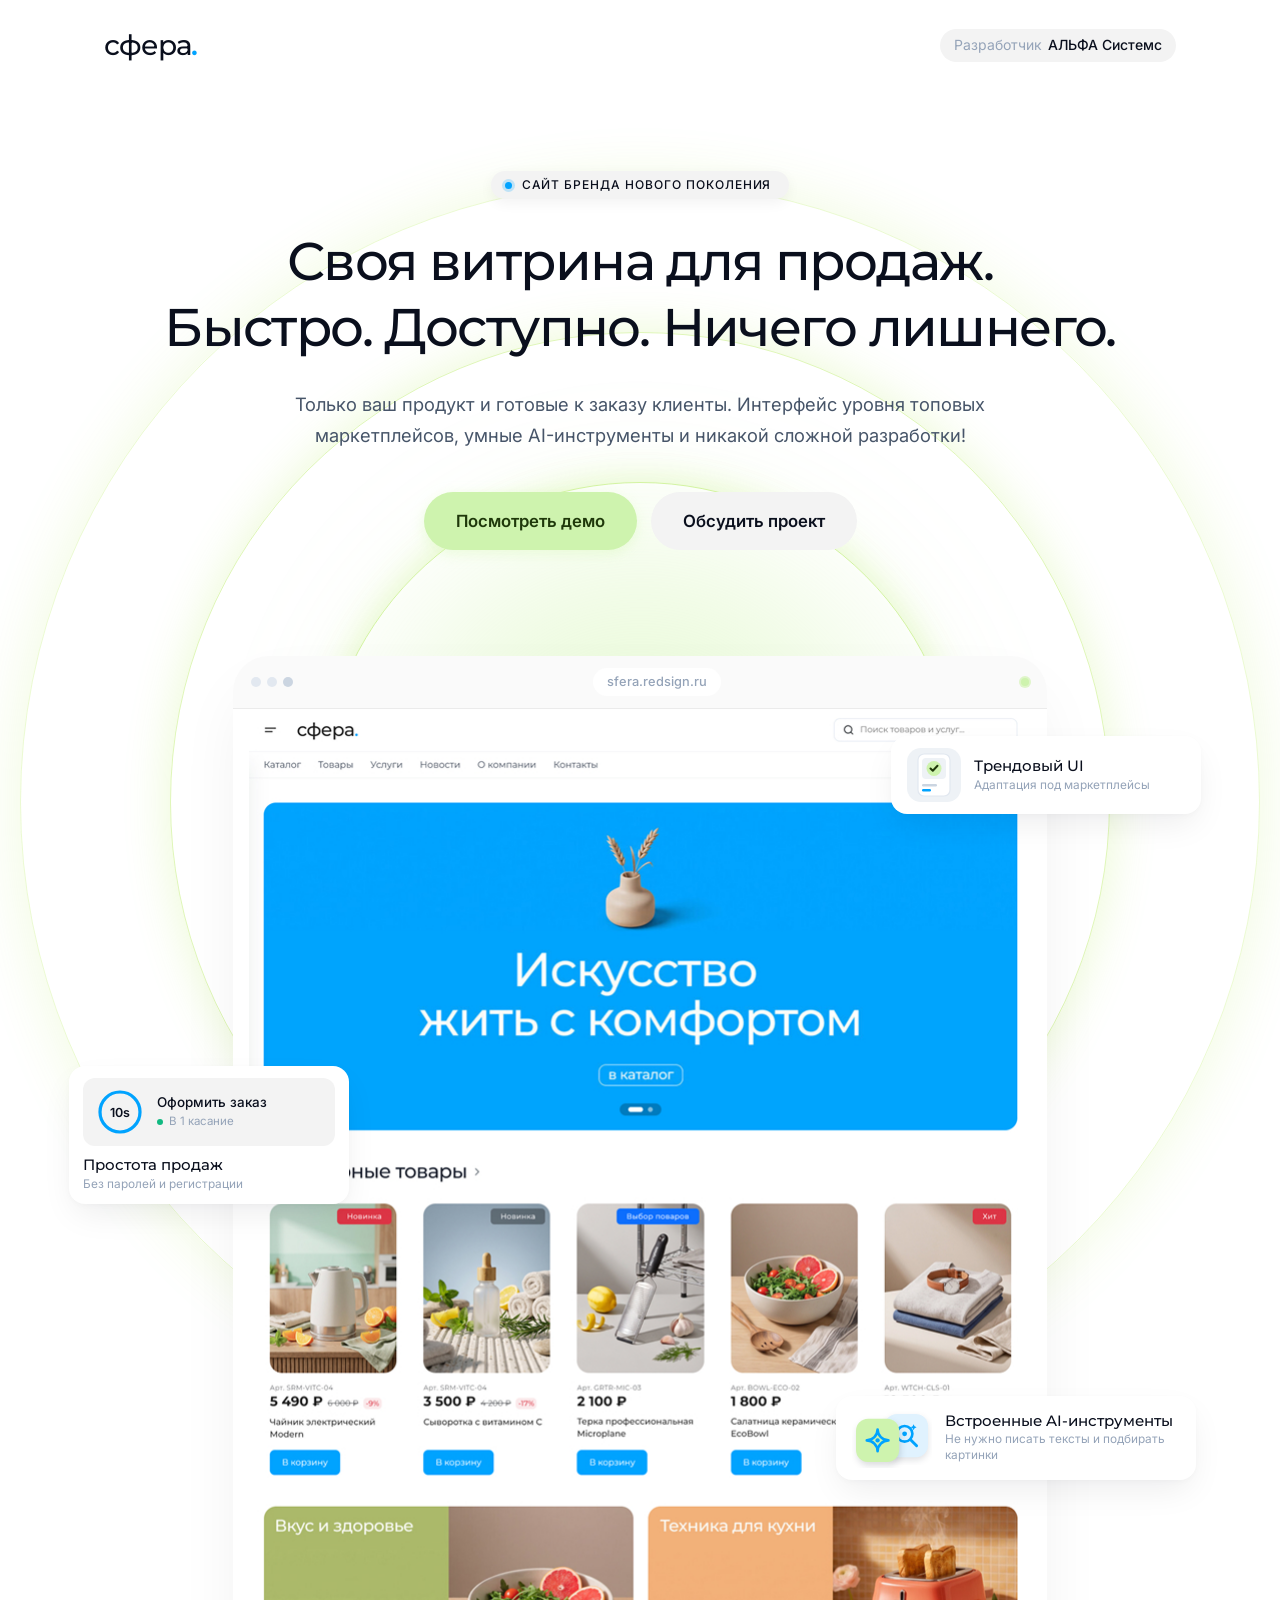
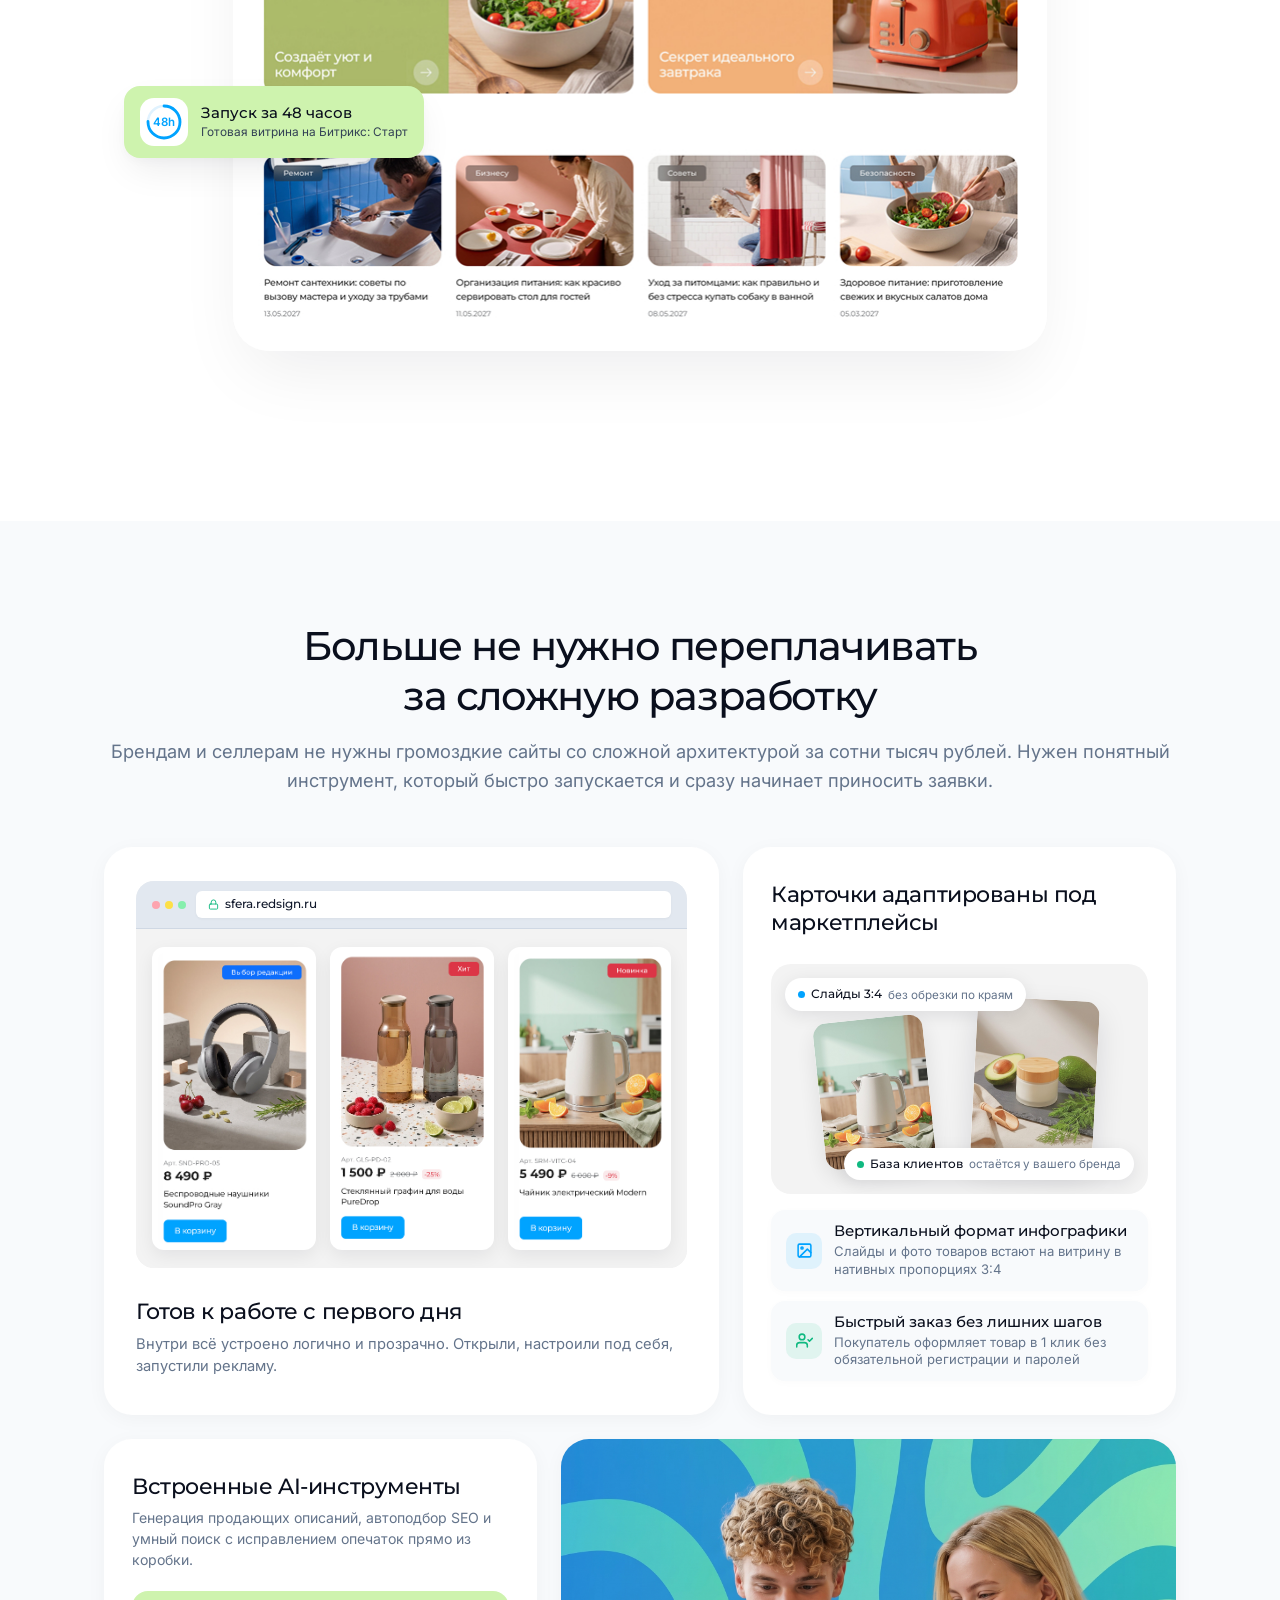
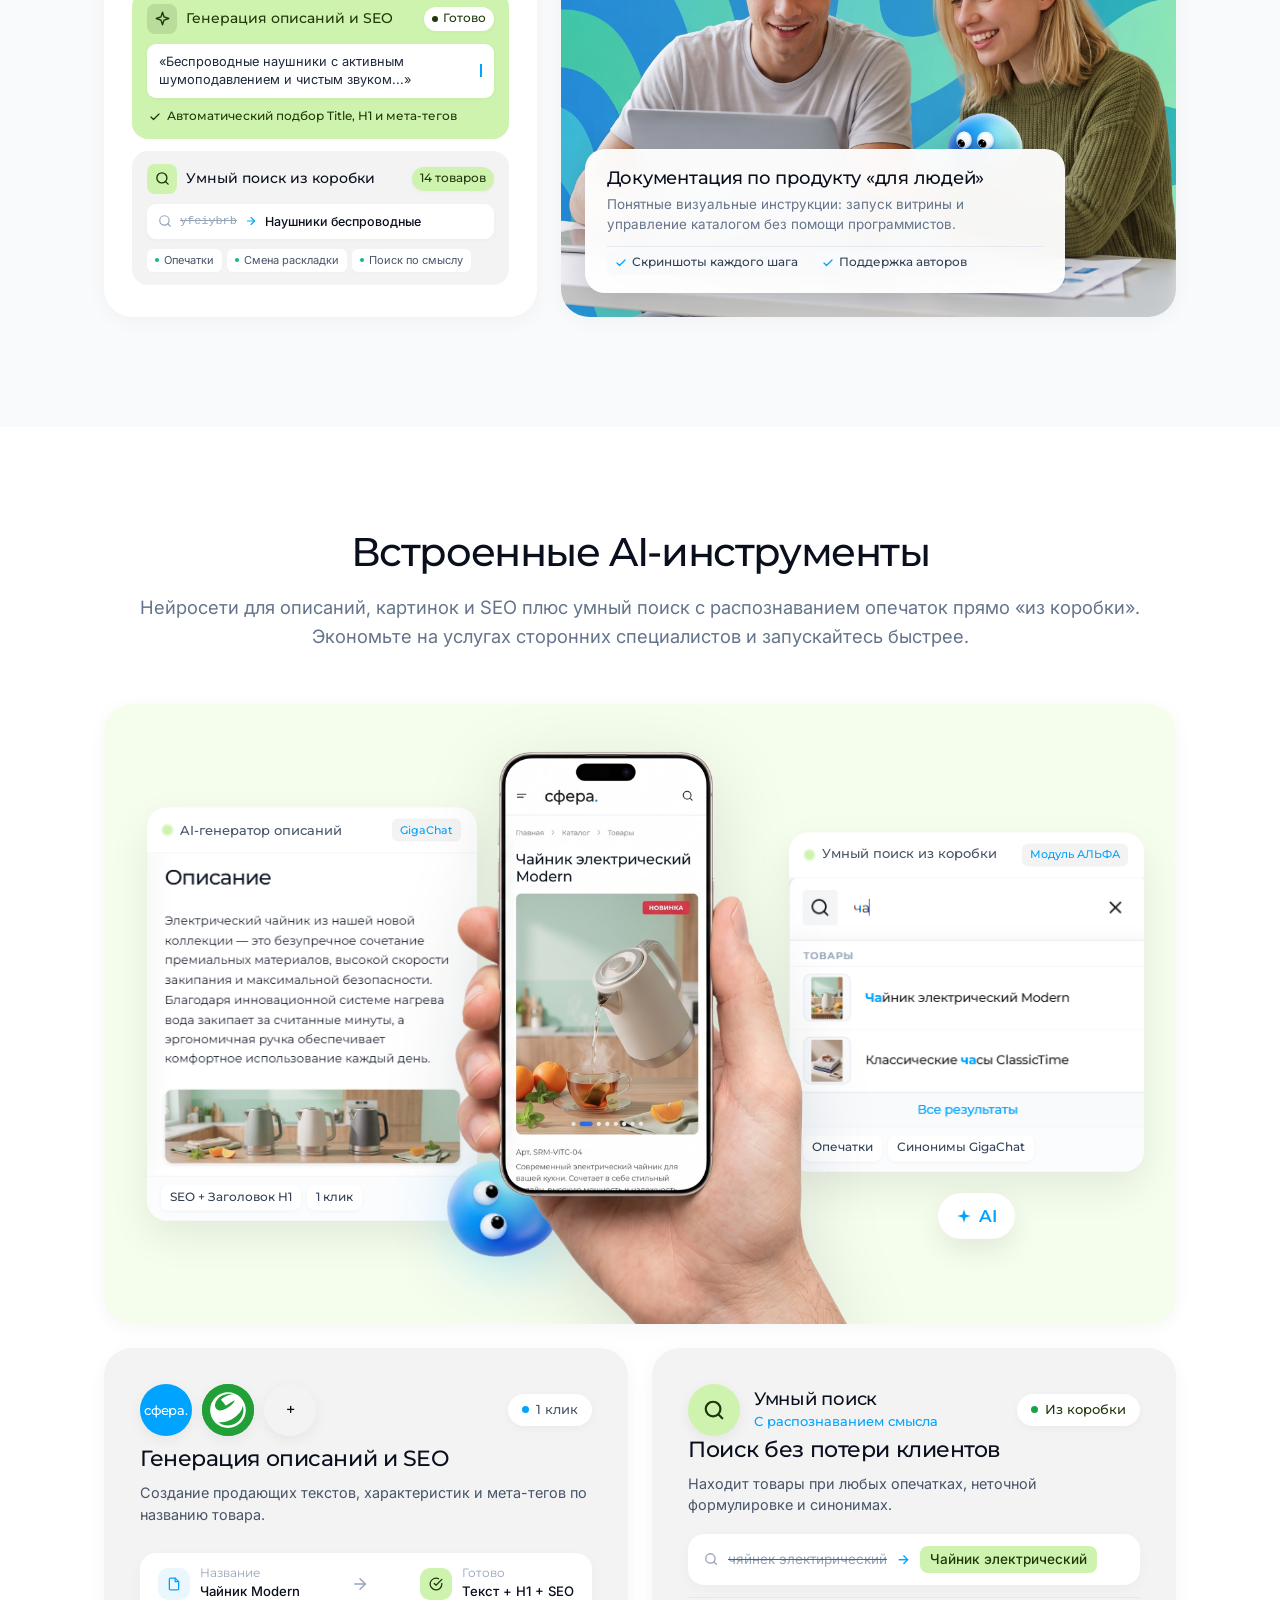
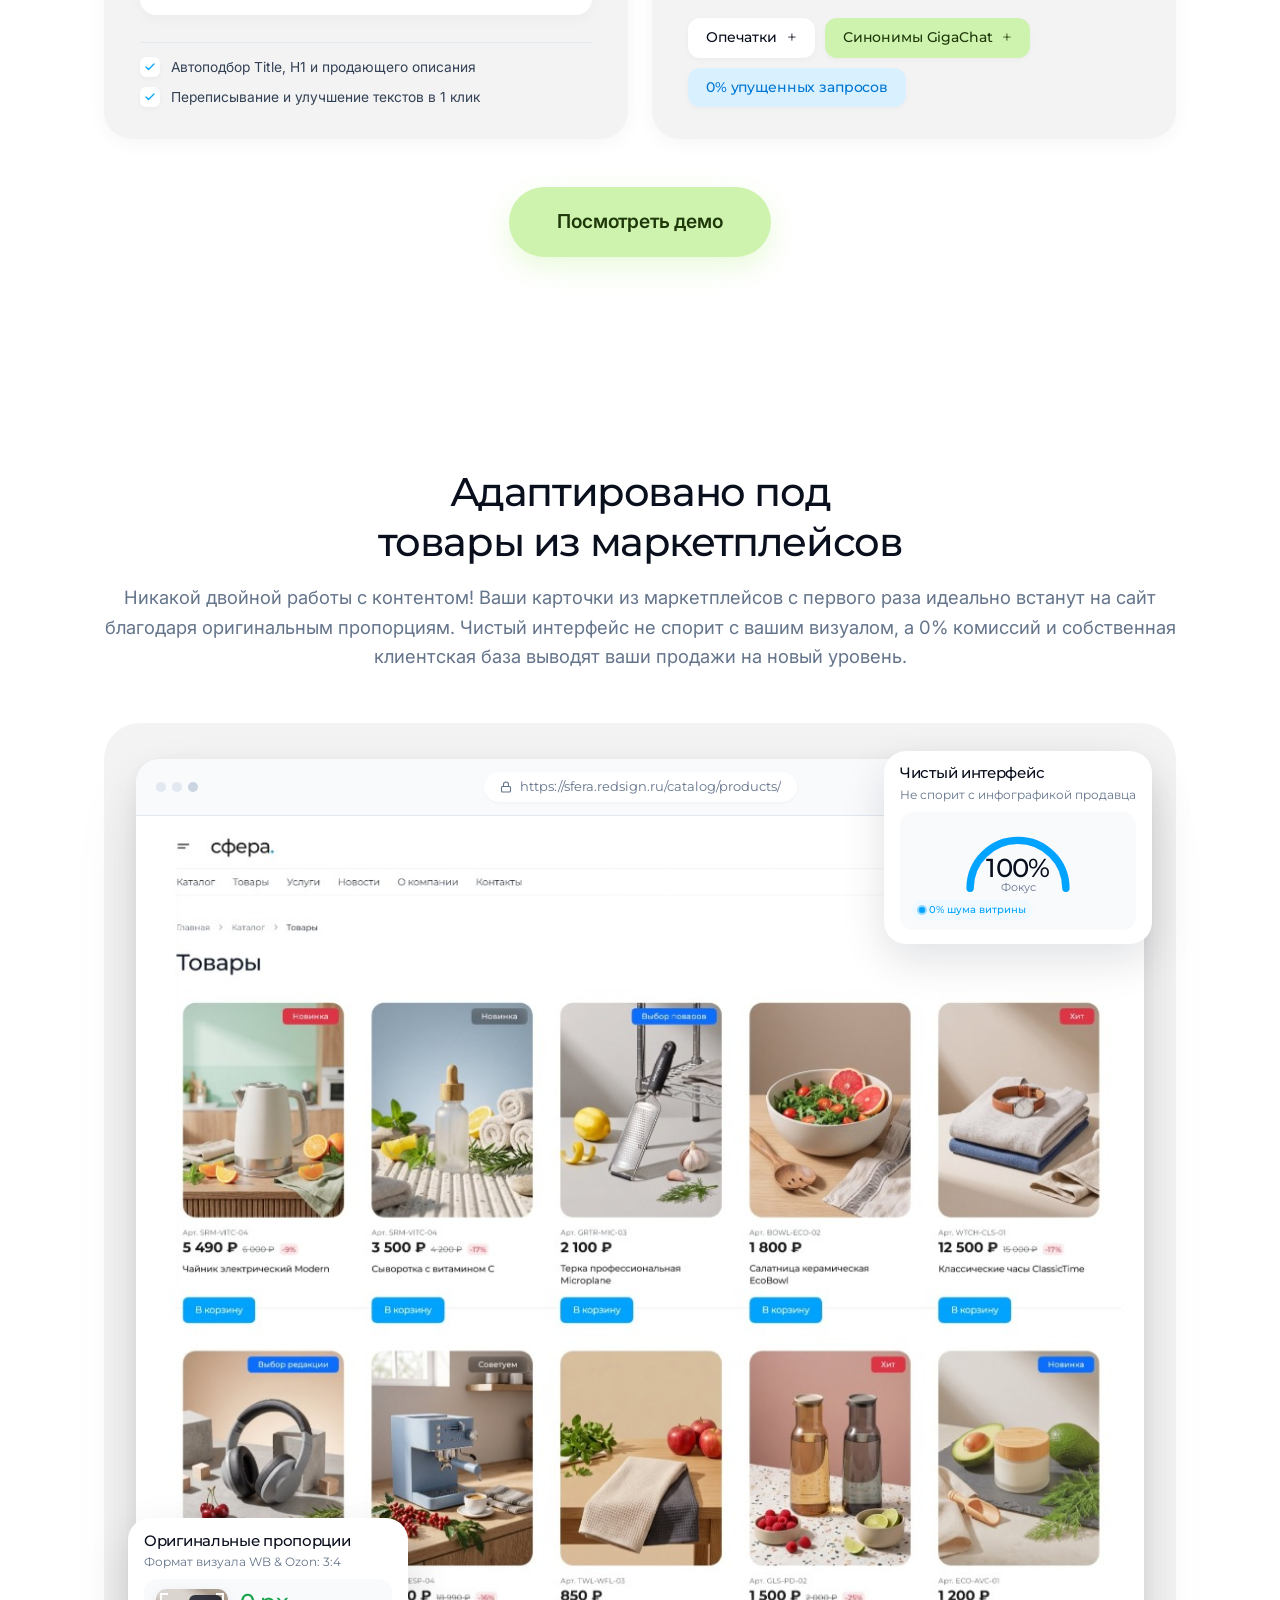
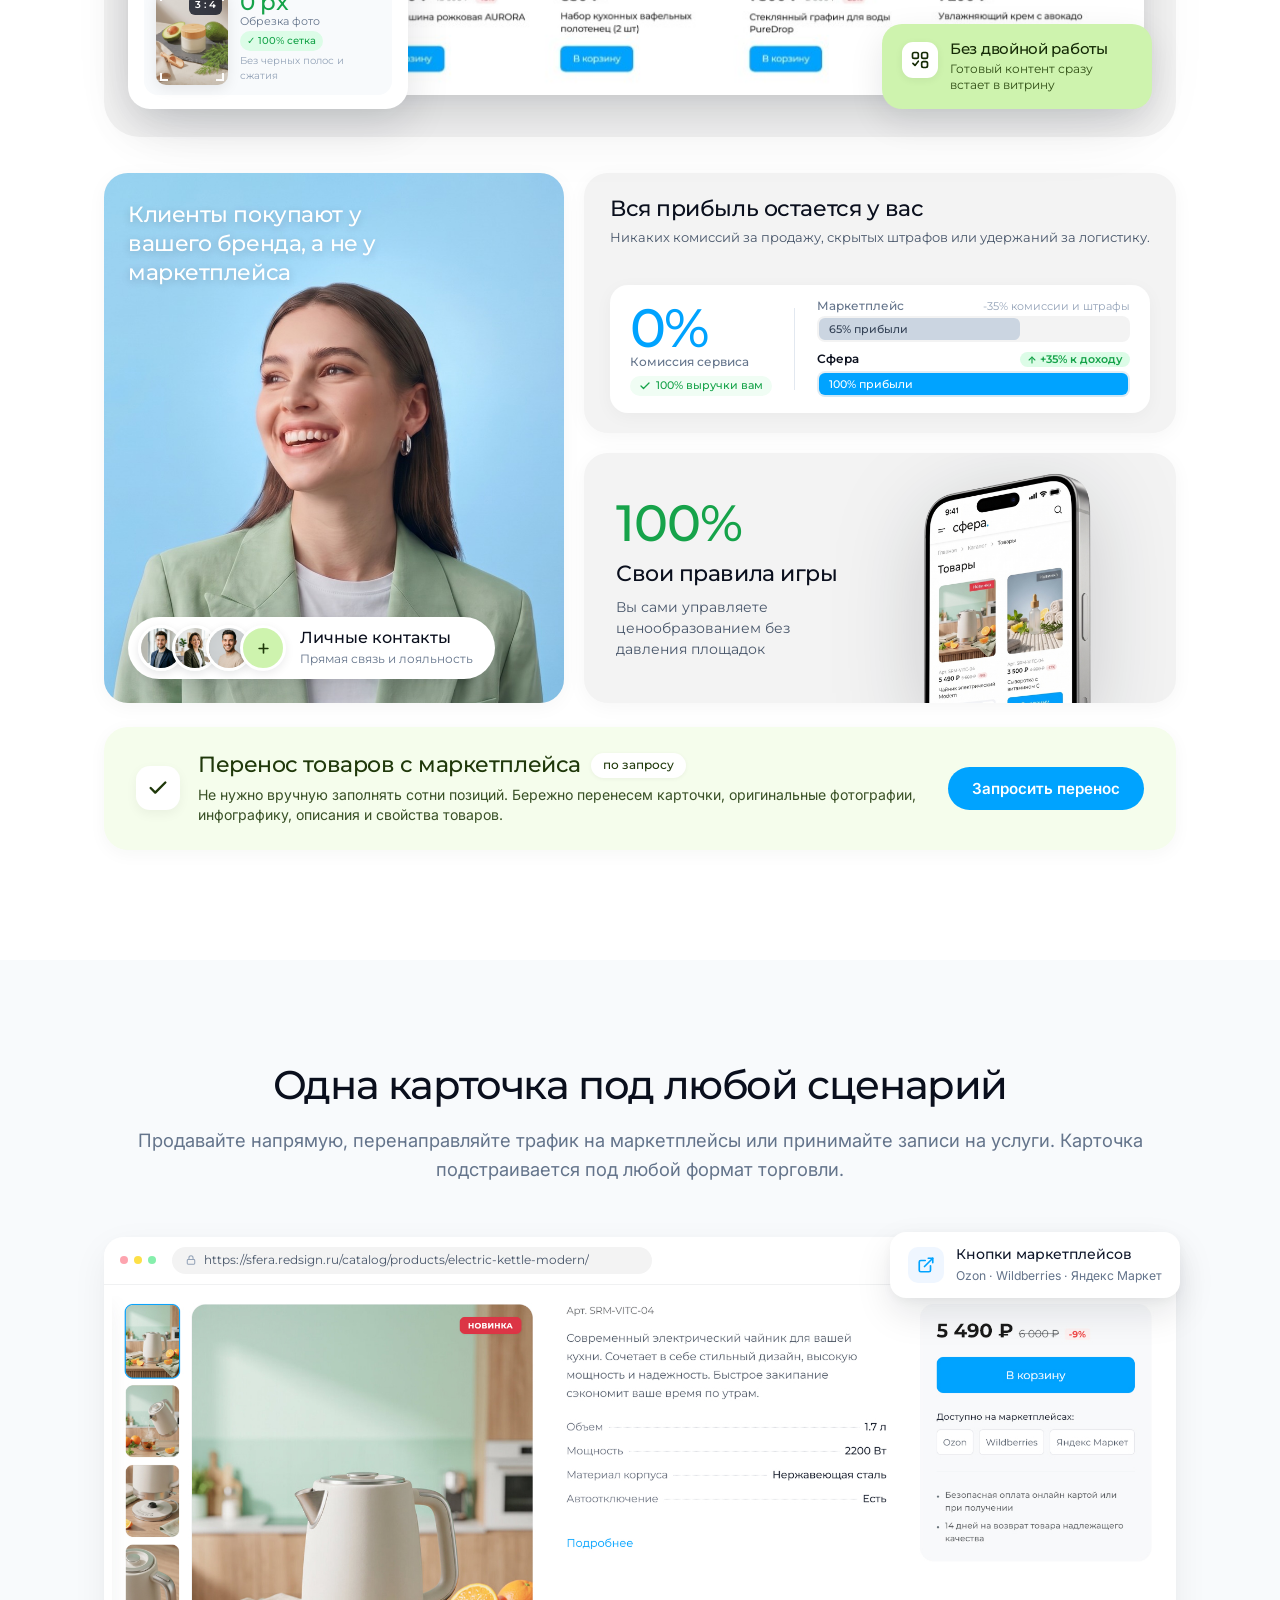
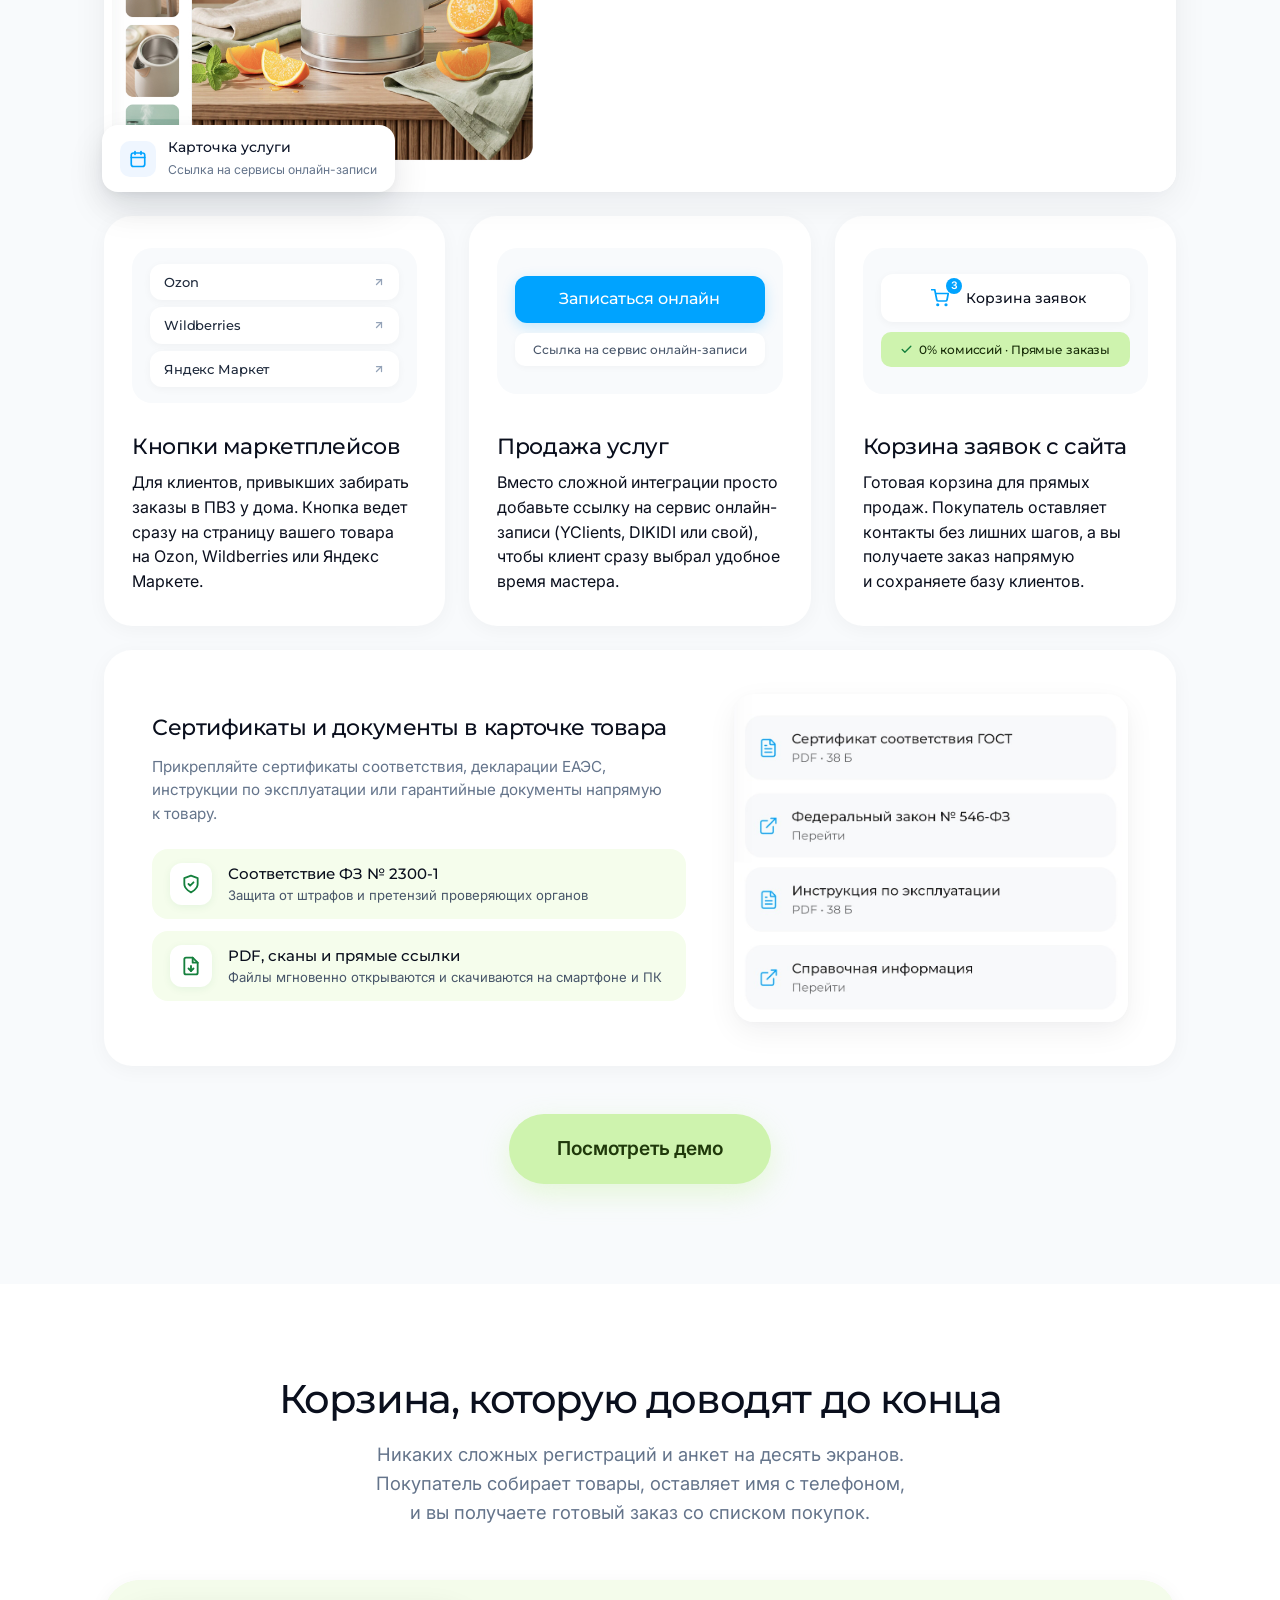
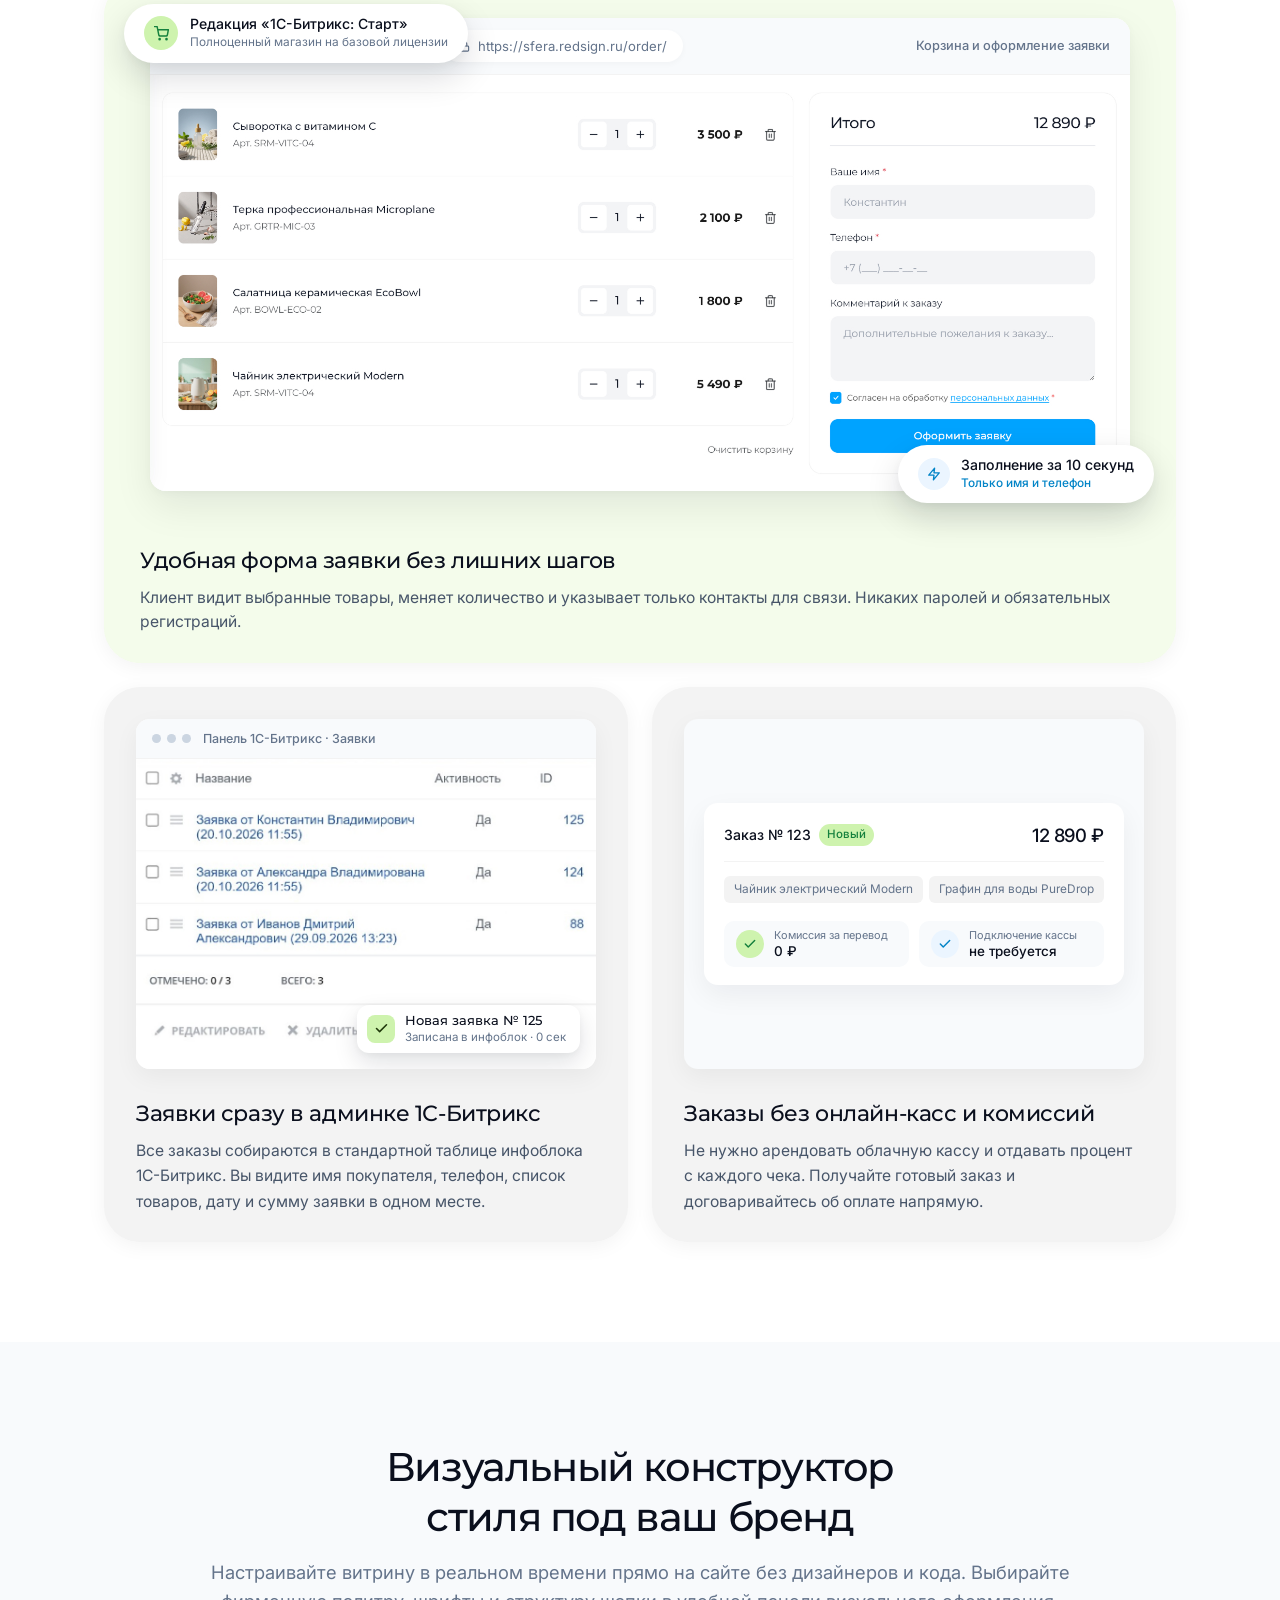
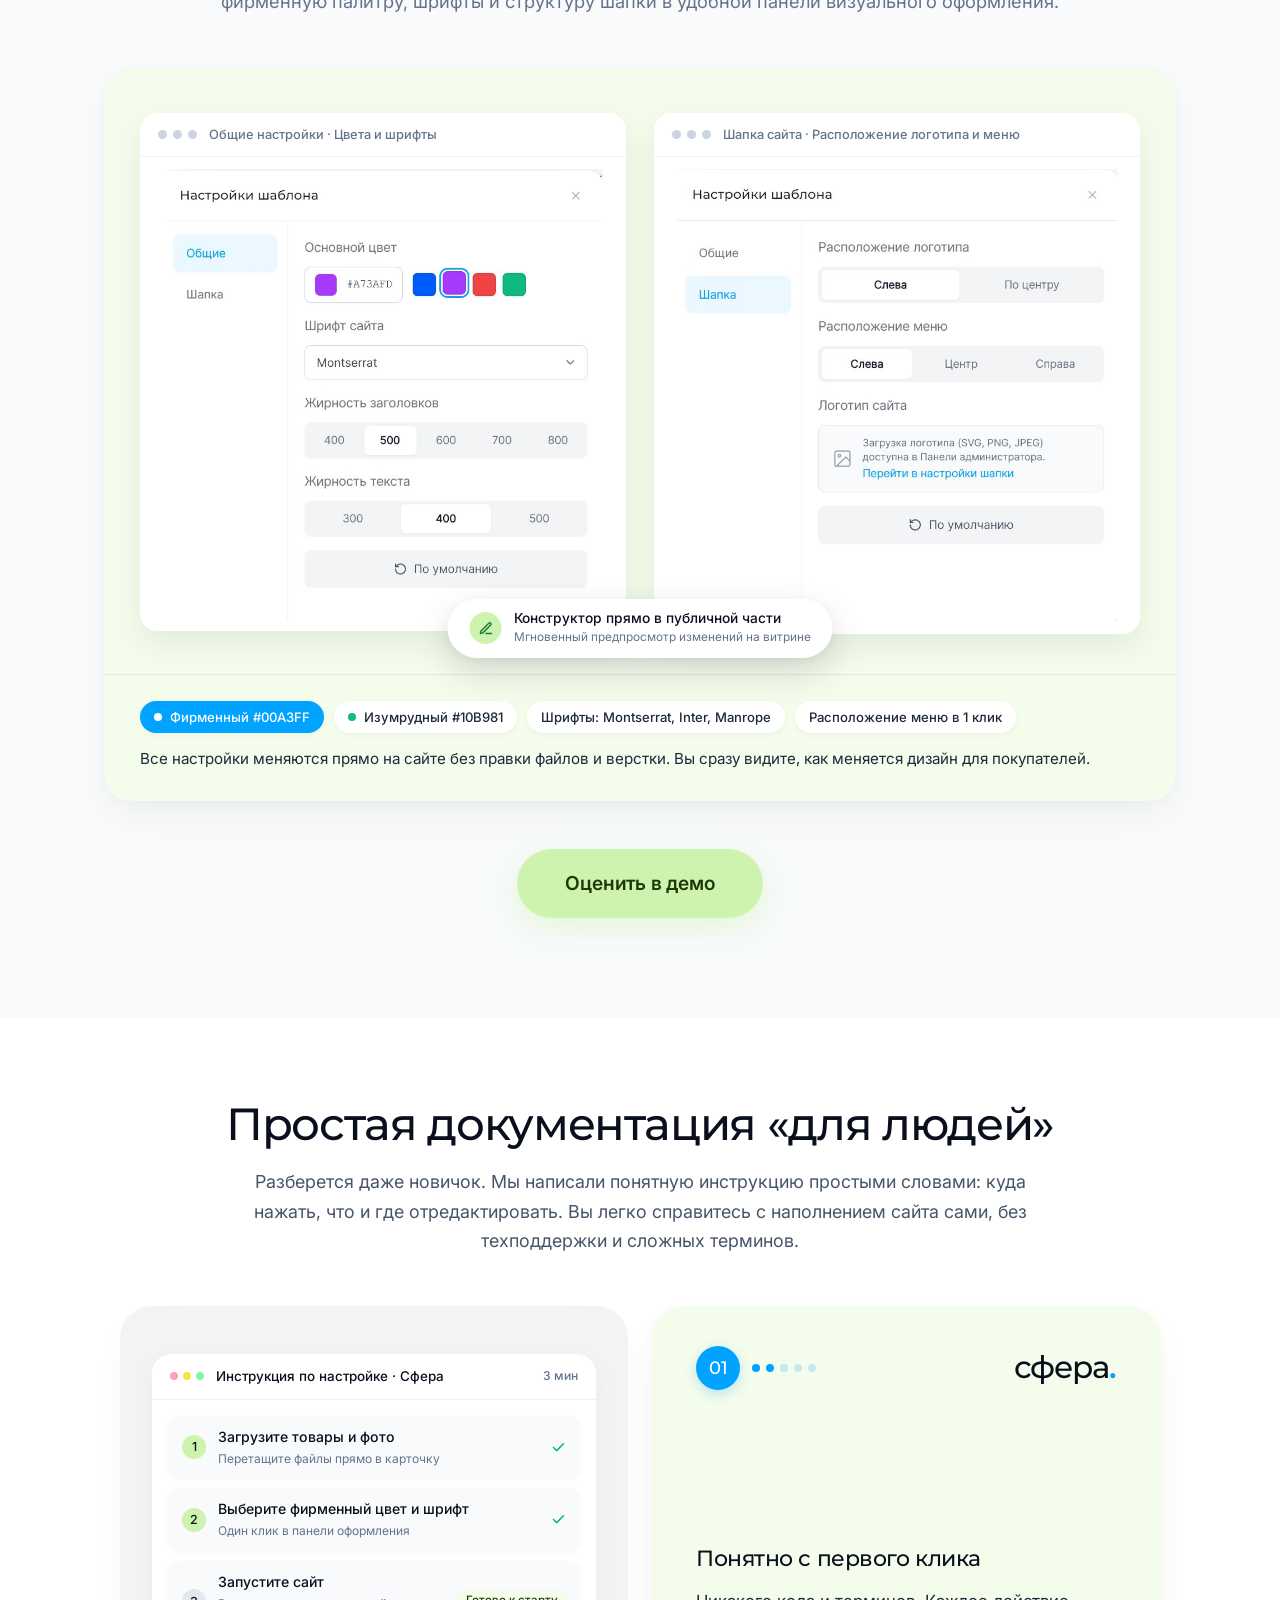
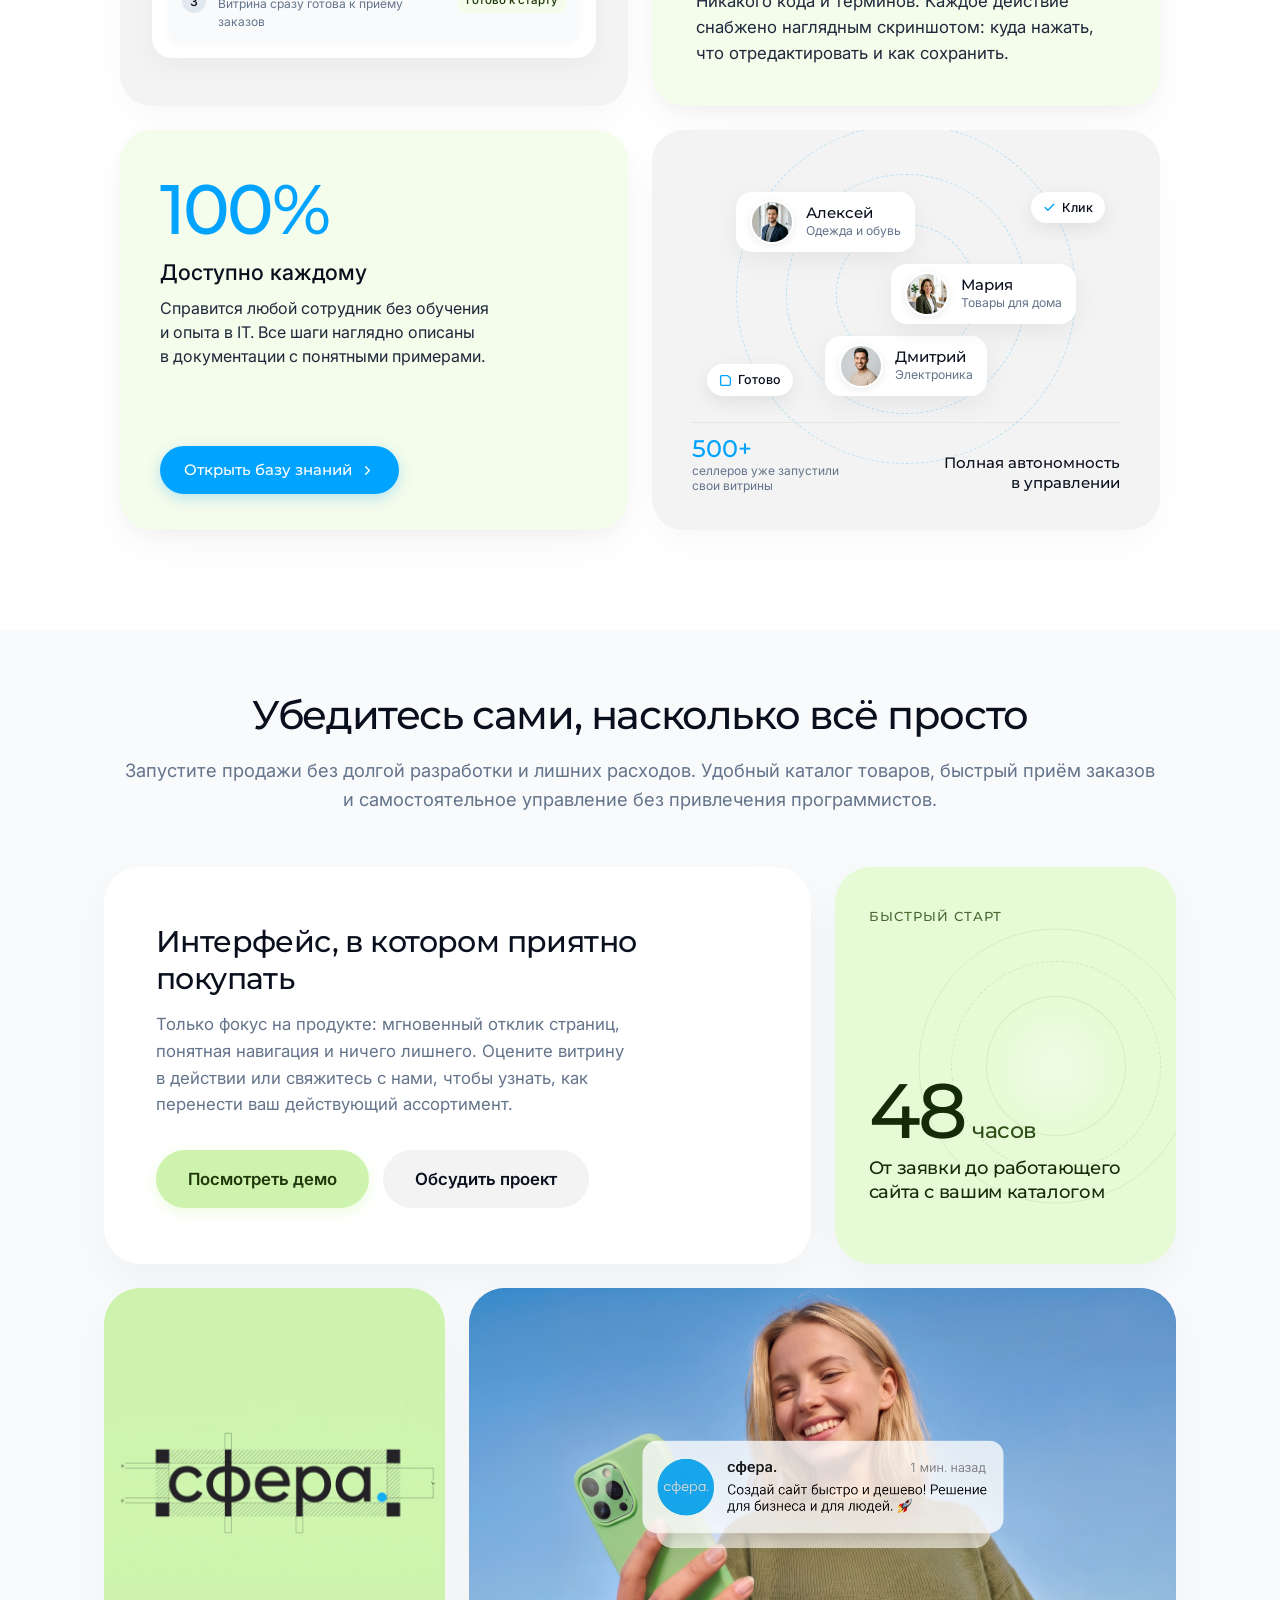
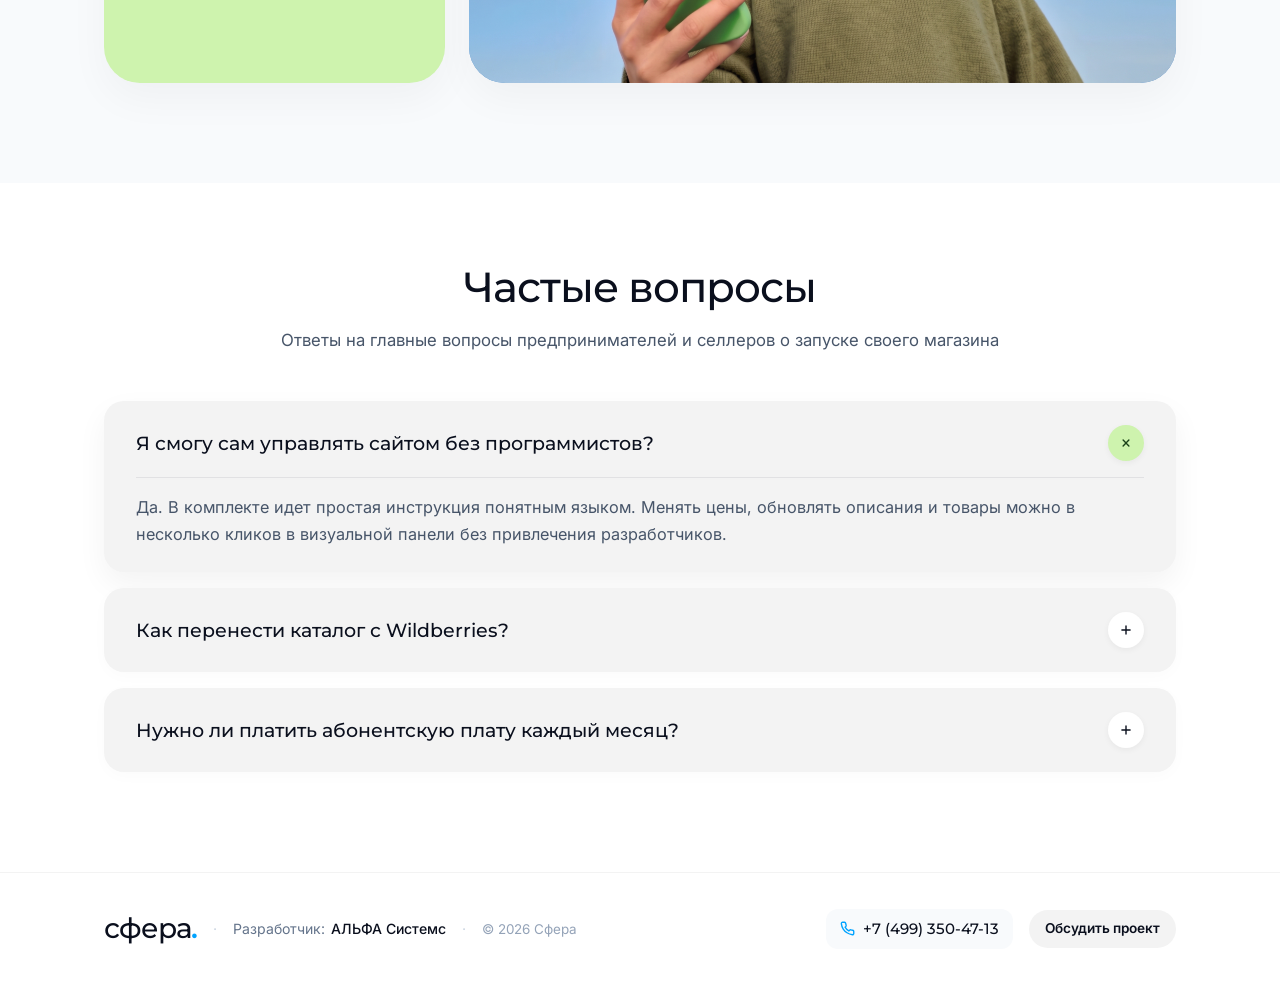
<file: index.html>
<!DOCTYPE html>
<html lang="ru">

<head>
  <meta charset="UTF-8">
  <meta name="viewport" content="width=device-width, initial-scale=1.0">
  <title>Сфера. — Своя витрина для продаж за 48 часов</title>
  <meta name="description"
    content="Легкая онлайн-витрина для прямых продаж ваших товаров за 48 часов. Дизайн уровня маркетплейсов, чекаут за 10 секунд и ничего лишнего.">

  <!-- Шрифты: Montserrat (заголовки 500) и Inter (текст) -->
  <link rel="preconnect" href="https://fonts.googleapis.com">
  <link rel="preconnect" href="https://fonts.gstatic.com" crossorigin>
  <link
    href="https://fonts.googleapis.com/css2?family=Montserrat:wght@400;500;600;700&family=Inter:wght@400;500;600&display=swap"
    rel="stylesheet">

  <link rel="stylesheet" href="style.css?v=12.5">
</head>

<body>

  <!-- =========================================================
       ШАПКА — ЛАКОНИЧНАЯ, БЕЗ МЕНЮ
  ========================================================= -->
  <header class="sf-navbar" id="navbar">
    <div class="sf-container nav-wrapper">
      <a href="#" class="sf-brand">
        <span class="brand-text">сфера<span class="brand-dot">.</span></span>
      </a>

      <div class="nav-actions">
        <a href="https://redsign.ru/" target="_blank" rel="noopener noreferrer" class="nav-developer-link">
          <span class="nav-dev-label">Разработчик</span>
          <span class="nav-dev-name">АЛЬФА Системс</span>
        </a>
      </div>
    </div>
  </header>

  <!-- =========================================================
       1. HERO — БОЛЬШОЙ ЭКРАН И МАКСИМУМ ВОЗДУХА
  ========================================================= -->
  <section class="hero-split-section">
    <!-- Концентрические орбитальные сферы с мягкой рассеянной пульсацией под всем контентом -->
    <div class="hero-orbital-system" aria-hidden="true">
      <div class="orbit-circle orbit-1"></div>
      <div class="orbit-circle orbit-2"></div>
      <div class="orbit-circle orbit-3"></div>
      <div class="orbit-glow-center"></div>
    </div>

    <div class="sf-container hero-container-rel">
      <div class="hero-header-center">
        <div class="hero-eyebrow-text">
          <span class="hero-eyebrow-dot"></span>
          Сайт бренда нового поколения
        </div>
        <h1 class="hero-heading">
          Своя витрина для продаж.<br>
          Быстро. Доступно. Ничего лишнего.
        </h1>
        <p class="hero-subheading">
          Только ваш продукт и готовые к заказу клиенты. Интерфейс уровня топовых маркетплейсов, умные AI-инструменты и
          никакой сложной разработки!
        </p>
        <div class="hero-cta-group">
          <a href="https://sfera.redsign.ru/" target="_blank" rel="noopener noreferrer"
            class="sf-btn sf-btn-accent sf-btn-xl">
            <span>Посмотреть демо</span>
          </a>
          <a href="https://max.ru/u/f9LHodD0cOLWd9W5wZvcTWM3_rM5Veuax769Jt6KFy_HW4vw5ag8vG1SHB8" target="_blank"
            rel="noopener noreferrer" class="sf-btn sf-btn-secondary sf-btn-xl">
            <span>Обсудить проект</span>
          </a>
        </div>
      </div>

      <!-- Сцена Hero: компактный мокап браузера и выступающие информативные плашки -->
      <div class="hero-stage-wrapper">

        <!-- Центральный мокап браузера -->
        <div class="hero-browser-mockup">
          <div class="screen-mac-bar">
            <div class="mac-dots">
              <span class="m-dot red"></span>
              <span class="m-dot yellow"></span>
              <span class="m-dot green"></span>
            </div>
            <div class="screen-url-capsule">sfera.redsign.ru</div>
            <div class="screen-status-dot"></div>
          </div>

          <div class="hero-screen-canvas">
            <img src="img/mainsc.jpg" alt="Главная страница витрины Сфера" class="hero-panorama-img">
          </div>
        </div>

        <!-- Карточка 1: Трендовый UI (Справа сверху, не перекрывает логотип в шапке слева) -->
        <div class="hero-float-card card-hero-ui">
          <div class="hfc-graphic hfc-graphic-ui">
            <svg width="54" height="54" viewBox="0 0 54 54" fill="none">
              <rect width="54" height="54" rx="14" fill="#EEF2F6" />
              <!-- Крупный макет карточки товара -->
              <rect x="11" y="6" width="32" height="42" rx="6" fill="#FFFFFF" stroke="#E2E8F0" stroke-width="1.2" />
              <rect x="15" y="10" width="24" height="21" rx="4" fill="#EEF2F6" />
              <!-- Зеленая иконка с галкой внутри карточки -->
              <circle cx="27" cy="20.5" r="7.5" fill="#cef3ae" />
              <path d="M23.5 20.5L25.8 22.8L30.5 17.8" stroke="#1F380A" stroke-width="2" stroke-linecap="round"
                stroke-linejoin="round" />
              <!-- Скелетон цены и названия карточки -->
              <rect x="15" y="36" width="15" height="2.5" rx="1.25" fill="#CBD5E1" />
              <rect x="15" y="41" width="9" height="2.5" rx="1.25" fill="#00A3FF" />
            </svg>
          </div>
          <div class="hfc-text-group">
            <div class="hfc-title">Трендовый UI</div>
            <div class="hfc-sub">Адаптация под маркетплейсы</div>
          </div>
        </div>

        <!-- Карточка 2: Простота продаж (Слева по центру, крупная анимированная инфографика и текст под ней) -->
        <div class="hero-float-card card-hero-checkout card-vertical">
          <div class="hfc-anim-infographic">
            <!-- Круговая диаграмма прохождения 10 секунд и статус оформления -->
            <div class="hfc-anim-timer-row">
              <div class="hfc-circle-chart-wrap">
                <svg width="50" height="50" viewBox="0 0 50 50" fill="none">
                  <circle cx="25" cy="25" r="20" stroke="#E2E8F0" stroke-width="3.2" />
                  <circle class="hfc-circle-timer-fill" cx="25" cy="25" r="20" stroke="#00A3FF" stroke-width="3.2"
                    stroke-linecap="round" stroke-dasharray="125.7" stroke-dashoffset="0"
                    transform="rotate(-90 25 25)" />
                  <text x="25" y="29.5" font-family="'Inter', sans-serif" font-size="12.5" font-weight="600"
                    fill="#0A0F1D" text-anchor="middle">10s</text>
                </svg>
              </div>
              <div class="hfc-timer-status-col">
                <div class="hfc-timer-status-title">Оформить заказ</div>
                <div class="hfc-timer-status-hint">
                  <span class="hfc-timer-dot"></span>
                  <span>В 1 касание</span>
                </div>
              </div>
            </div>
          </div>
          <div class="hfc-text-group">
            <div class="hfc-title">Простота продаж</div>
            <div class="hfc-sub">Без паролей и регистрации</div>
          </div>
        </div>

        <!-- Карточка 3: Встроенные AI-инструменты (Справа ниже центра, яркие крупные иконки слева направо) -->
        <div class="hero-float-card card-hero-ai">
          <div class="hfc-graphic hfc-graphic-ai">
            <svg width="80" height="60" viewBox="0 0 66 50" fill="none" xmlns="http://www.w3.org/2000/svg">
              <defs>
                <!-- Градиент для иконки 1: Умный контент (насыщенный синий Sfera) -->
                <linearGradient id="aiIconBlue" x1="3" y1="9" x2="39" y2="45" gradientUnits="userSpaceOnUse">
                  <stop offset="0%" stop-color="#00B4FF" />
                  <stop offset="50%" stop-color="#00A3FF" />
                  <stop offset="100%" stop-color="#0072E8" />
                </linearGradient>


                <!-- Тени для объемного наложения слева направо -->
                <filter id="aiShadowRight" x="23" y="3" width="44" height="44" filterUnits="userSpaceOnUse"
                  color-interpolation-filters="sRGB">
                  <feDropShadow dx="0" dy="2.5" stdDeviation="2.5" flood-color="#0A0F1D" flood-opacity="0.12" />
                </filter>

                <filter id="aiShadowLeft" x="-1" y="6" width="46" height="46" filterUnits="userSpaceOnUse"
                  color-interpolation-filters="sRGB">
                  <feDropShadow dx="1" dy="3" stdDeviation="2.5" flood-color="#0A0F1D" flood-opacity="0.14" />
                </filter>
              </defs>

              <!-- Иконка 2: «Умный поиск» (справа, сзади, нежный голубой #E0F2FE с акцентным синим) -->
              <g filter="url(#aiShadowRight)">
                <rect x="27" y="5" width="36" height="36" rx="10" fill="#E0F2FE" />
                <circle cx="43.5" cy="21.5" r="6.5" stroke="#00A3FF" stroke-width="2.2" />
                <path d="M48.5 26.5L53.5 31.5" stroke="#00A3FF" stroke-width="2.4" stroke-linecap="round" />
                <circle cx="43.5" cy="21.5" r="2" fill="#00A3FF" />
                <path d="M51 13.5L51.8 15.2L53.5 16L51.8 16.8L51 18.5L50.2 16.8L48.5 16L50.2 15.2L51 13.5Z"
                  fill="#00A3FF" />
              </g>

              <!-- Иконка 1: «Умный контент» (слева, на переднем плане, фирменный зеленый #cef3ae, контурная графика, центрированный элемент) -->
              <g filter="url(#aiShadowLeft)">
                <rect x="3" y="9" width="36" height="36" rx="10" fill="#cef3ae" />
                <path d="M 21 18 C 21 22.8 25.2 27 30 27 C 25.2 27 21 31.2 21 36 C 21 31.2 16.8 27 12 27 C 16.8 27 21 22.8 21 18 Z"
                  stroke="#00A3FF" stroke-width="2.2" stroke-linecap="round" stroke-linejoin="round" />
                <circle cx="21" cy="27" r="1.8" fill="#00A3FF" />
              </g>
            </svg>
          </div>
          <div class="hfc-text-group">
            <div class="hfc-title">Встроенные AI-инструменты</div>
            <div class="hfc-sub">Не нужно писать тексты и подбирать картинки</div>
          </div>
        </div>

        <!-- Карточка 4: Запуск за 48 часов (Слева снизу, акцентный фон #cef3ae, заходит на мокап) -->
        <div class="hero-float-card card-hero-speed">
          <div class="hfc-graphic hfc-graphic-speed">
            <svg width="48" height="48" viewBox="0 0 48 48" fill="none">
              <rect width="48" height="48" rx="14" fill="#FFFFFF" />
              <!-- Круговая шкала 48 часов -->
              <circle cx="24" cy="24" r="16" stroke="#E0F2FE" stroke-width="2.5" />
              <circle class="hfc-speed-gauge-fill" cx="24" cy="24" r="16" stroke="#00A3FF" stroke-width="2.8"
                stroke-linecap="round" stroke-dasharray="100.5" stroke-dashoffset="25" transform="rotate(-90 24 24)" />
              <text x="24" y="28" font-family="'Inter', sans-serif" font-size="11.5" font-weight="600" fill="#00A3FF"
                text-anchor="middle">48h</text>
            </svg>
          </div>
          <div class="hfc-text-group">
            <div class="hfc-title hfc-title-accent">Запуск за 48 часов</div>
            <div class="hfc-sub hfc-sub-accent">Готовая витрина на Битрикс: Старт</div>
          </div>
        </div>

      </div>

    </div>
  </section>

  <!-- =========================================================
       2. ЭКРАН 2. ОТКАЗ ОТ ЛИШНЕГО (ПРОБЛЕМА → РЕШЕНИЕ)
  ========================================================= -->
  <section class="clean-metrics-section" id="no-extra">
    <div class="sf-container">

      <div class="section-header-compact">
        <h2 class="section-title-center">Больше не нужно переплачивать за сложную разработку</h2>
        <p class="section-subtitle-center">
          Брендам и&nbsp;селлерам не&nbsp;нужны громоздкие сайты со&nbsp;сложной архитектурой за&nbsp;сотни тысяч рублей. Нужен понятный
          инструмент, который быстро запускается и&nbsp;сразу начинает приносить заявки.
        </p>
      </div>

      <!-- Бенто-структура 2-го экрана: 4 сбалансированные карточки -->
      <div class="screen2-bento-grid">

        <!-- Карточка 1: Готов к работе с первого дня с чистой визуальной инфографикой процесса -->
        <div class="s2-bento-card card-quick-launch">
          <!-- Проработанная инфографика готовой витрины интернет-магазина -->
          <div class="s2-launch-canvas-art">
            <!-- Реалистичное окно браузера с чистым SVG и карточками витрины -->
            <div class="s2-art-browser-window">
              <div class="s2-art-browser-top">
                <div class="s2-art-traffic-dots">
                  <span class="s2-dot red"></span>
                  <span class="s2-dot yellow"></span>
                  <span class="s2-dot green"></span>
                </div>
                <div class="s2-art-address-bar">
                  <svg class="s2-art-ssl-svg" width="11" height="11" viewBox="0 0 24 24" fill="none"
                    stroke="currentColor" stroke-width="2" stroke-linecap="round" stroke-linejoin="round">
                    <rect x="3" y="11" width="18" height="11" rx="2" ry="2"></rect>
                    <path d="M7 11V7a5 5 0 0 1 10 0v4"></path>
                  </svg>
                  <span class="s2-art-url">sfera.redsign.ru</span>
                </div>
              </div>
              <div class="s2-art-browser-content">
                <!-- Карточка товара 1 целиком -->
                <div class="s2-art-mini-card">
                  <img src="img/product-card-wireless-headphones-soundpro.jpg" alt="Беспроводные наушники SoundPro"
                    class="s2-art-full-card-img">
                </div>

                <!-- Карточка товара 2 целиком -->
                <div class="s2-art-mini-card">
                  <img src="img/product-card-water-carafe-puredrop.jpg" alt="Стеклянный графин PureDrop"
                    class="s2-art-full-card-img">
                </div>

                <!-- Карточка товара 3 целиком -->
                <div class="s2-art-mini-card">
                  <img src="img/product-card-electric-kettle-modern.jpg" alt="Электрический чайник SmartKettle"
                    class="s2-art-full-card-img">
                </div>
              </div>
            </div>
          </div>

          <div class="s2-card-body">
            <h3 class="benefit-title">Готов к работе с первого дня</h3>
            <p class="benefit-desc">Внутри всё устроено логично и прозрачно.
              Открыли, настроили под себя, запустили рекламу.</p>
          </div>
        </div>

        <!-- Карточка 2: Карточки адаптированы под маркетплейсы (Инфографика вертикального формата и витрины) -->
        <div class="s2-bento-card card-marketplace-fit">
          <div class="s2-card-body s2-fit-head">
            <h3 class="benefit-title">Карточки адаптированы под маркетплейсы</h3>
          </div>

          <!-- Инфографика: каскадная галерея вертикального контента и маркеры адаптации -->
          <div class="s2-mp-gallery-stage">

            <!-- Каскад двух вертикальных слайдов инфографики товара -->
            <div class="s2-mp-frames-cluster">
              <!-- Задний вертикальный кадр: бытовая техника -->
              <div class="s2-mp-photo-frame frame-back">
                <img src="img/showcase-kettle-kitchen.jpg" alt="Слайд инфографики чайника" class="s2-mp-slide-img">
              </div>

              <!-- Передний вертикальный кадр: косметика (чистый кадр без перекрывающих плашек) -->
              <div class="s2-mp-photo-frame frame-front">
                <img src="img/showcase-cosmetics-avocado.jpg" alt="Вертикальный контент косметики 3:4"
                  class="s2-mp-slide-img">
              </div>

              <!-- Информационная плашка 1: Формат и соотношение сторон (вверху слева) -->
              <div class="s2-mp-floating-pill pill-top">
                <span class="s2-mp-pill-dot blue"></span>
                <span class="s2-mp-pill-strong">Слайды 3:4</span>
                <span class="s2-mp-pill-light">без обрезки по краям</span>
              </div>

              <!-- Информационная плашка 2: Клиентская база и владение данными (внизу справа) -->
              <div class="s2-mp-floating-pill pill-bottom">
                <span class="s2-mp-pill-dot green"></span>
                <span class="s2-mp-pill-strong">База клиентов</span>
                <span class="s2-mp-pill-light">остаётся у вашего бренда</span>
              </div>
            </div>

            <!-- Две аккуратные строки преимуществ адаптации с укрупнённым текстом -->
            <div class="s2-mp-benefit-rows">
              <div class="s2-mp-brow-item">
                <div class="s2-mp-brow-icon blue">
                  <svg width="17" height="17" viewBox="0 0 24 24" fill="none" stroke="currentColor" stroke-width="2.2"
                    stroke-linecap="round" stroke-linejoin="round">
                    <rect x="3" y="3" width="18" height="18" rx="2" ry="2"></rect>
                    <circle cx="8.5" cy="8.5" r="1.5"></circle>
                    <polyline points="21 15 16 10 5 21"></polyline>
                  </svg>
                </div>
                <div class="s2-mp-brow-text">
                  <span class="s2-mp-brow-title">Вертикальный формат инфографики</span>
                  <span class="s2-mp-brow-sub">Слайды и фото товаров встают на витрину в нативных пропорциях 3:4</span>
                </div>
              </div>

              <div class="s2-mp-brow-item">
                <div class="s2-mp-brow-icon green">
                  <svg width="17" height="17" viewBox="0 0 24 24" fill="none" stroke="currentColor" stroke-width="2.2"
                    stroke-linecap="round" stroke-linejoin="round">
                    <path d="M16 21v-2a4 4 0 0 0-4-4H5a4 4 0 0 0-4 4v2"></path>
                    <circle cx="8.5" cy="7" r="4"></circle>
                    <polyline points="17 11 19 13 23 9"></polyline>
                  </svg>
                </div>
                <div class="s2-mp-brow-text">
                  <span class="s2-mp-brow-title">Быстрый заказ без лишних шагов</span>
                  <span class="s2-mp-brow-sub">Покупатель оформляет товар в 1 клик без обязательной регистрации и
                    паролей</span>
                </div>
              </div>
            </div>

          </div>
        </div>

        <!-- Карточка 3: Встроенные AI-инструменты (Ширина 5 колонок) -->
        <div class="s2-bento-card card-ai-writer">
          <div class="s2-card-body s2-ai-head">
            <h3 class="benefit-title">Встроенные AI-инструменты</h3>
            <p class="benefit-desc">Генерация продающих описаний, автоподбор SEO и умный поиск с исправлением опечаток
              прямо из коробки.</p>
          </div>

          <!-- Интерактивная витрина возможностей ИИ (два компактных виджета с акцентным зеленым фоном) -->
          <div class="s2-ai-stage-grid">

            <!-- Модуль 1: AI-копирайтер и SEO (Акцентный фирменный фон #cef3ae) -->
            <div class="s2-ai-module-card s2-ai-content-module mod-accent-green">
              <div class="s2-ai-module-header">
                <div class="s2-ai-module-title-wrap">
                  <div class="s2-ai-module-icon green-dark">
                    <svg width="15" height="15" viewBox="0 0 24 24" fill="none" stroke="currentColor" stroke-width="2.2"
                      stroke-linecap="round" stroke-linejoin="round">
                      <path d="M12 2L14.5 9.5L22 12L14.5 14.5L12 22L9.5 14.5L2 12L9.5 9.5L12 2Z"></path>
                    </svg>
                  </div>
                  <span class="s2-ai-module-name mod-name-dark">Генерация описаний и SEO</span>
                </div>
                <div class="s2-ai-status-pill mod-pill-white">
                  <span class="s2-ai-status-dot mod-dot-green"></span>
                  <span>Готово</span>
                </div>
              </div>

              <div class="s2-ai-typing-stream">
                <span>«Беспроводные наушники с активным шумоподавлением и чистым звуком...»</span>
                <span class="s2-ai-caret"></span>
              </div>

              <div class="s2-ai-meta-check">
                <svg width="12" height="12" viewBox="0 0 24 24" fill="none" stroke="#1F380A" stroke-width="2.5"
                  stroke-linecap="round" stroke-linejoin="round">
                  <polyline points="20 6 9 17 4 12"></polyline>
                </svg>
                <span>Автоматический подбор Title, H1 и мета-тегов</span>
              </div>
            </div>

            <!-- Модуль 2: Умный поиск с автоисправлением (Фон #F1F5F9, элементы #cef3ae) -->
            <div class="s2-ai-module-card s2-ai-search-module">
              <div class="s2-ai-module-header">
                <div class="s2-ai-module-title-wrap">
                  <div class="s2-ai-module-icon green">
                    <svg width="15" height="15" viewBox="0 0 24 24" fill="none" stroke="currentColor" stroke-width="2.2"
                      stroke-linecap="round" stroke-linejoin="round">
                      <circle cx="11" cy="11" r="8"></circle>
                      <line x1="21" y1="21" x2="16.65" y2="16.65"></line>
                    </svg>
                  </div>
                  <span class="s2-ai-module-name">Умный поиск из коробки</span>
                </div>
                <span class="s2-ai-results-count mod-badge-green">14 товаров</span>
              </div>

              <div class="s2-ai-search-input-sim">
                <svg class="s2-ai-search-icon" width="14" height="14" viewBox="0 0 24 24" fill="none" stroke="#94A3B8"
                  stroke-width="2" stroke-linecap="round" stroke-linejoin="round">
                  <circle cx="11" cy="11" r="8"></circle>
                  <line x1="21" y1="21" x2="16.65" y2="16.65"></line>
                </svg>
                <span class="s2-ai-search-typo">yfeiybrb</span>
                <svg class="s2-ai-arrow-icon" width="12" height="12" viewBox="0 0 24 24" fill="none" stroke="#00A3FF"
                  stroke-width="2.2" stroke-linecap="round" stroke-linejoin="round">
                  <line x1="5" y1="12" x2="19" y2="12"></line>
                  <polyline points="12 5 19 12 12 19"></polyline>
                </svg>
                <span class="s2-ai-search-fixed">Наушники беспроводные</span>
              </div>

              <div class="s2-ai-search-chips">
                <span class="s2-ai-chip"><span class="chip-dot"></span>Опечатки</span>
                <span class="s2-ai-chip"><span class="chip-dot"></span>Смена раскладки</span>
                <span class="s2-ai-chip"><span class="chip-dot"></span>Поиск по смыслу</span>
              </div>
            </div>

          </div>
        </div>

        <!-- Карточка 4: Простая документация по продукту (Фото во весь блок + продуманная плашка) -->
        <div class="s2-bento-card card-team-visual">
          <img src="img/Gemini_Generated_Image_9l1cph9l1cph9l1c.jpg" alt="Команда разработчиков Сфера"
            class="s2-team-full-photo">

          <div class="s2-team-plate-wrap">
            <!-- Персонаж-маскот, выглядывающий из-за плашки -->
            <div class="s2-team-mascot-behind">
              <img src="img/sfera-character-peeking.png" alt="Персонаж Сфера" class="s2-mascot-peeking-img">
            </div>

            <div class="s2-team-plate">
              <div class="s2-team-plate-header">
                <div class="s2-team-plate-titles">
                  <h4 class="s2-team-plate-title">Документация по продукту «для людей»</h4>
                  <p class="s2-team-plate-sub">Понятные визуальные инструкции: запуск витрины и управление каталогом без
                    помощи программистов.</p>
                </div>
              </div>

              <div class="s2-team-plate-tags">
                <span class="s2-team-tag-item">
                  <svg width="12" height="12" viewBox="0 0 24 24" fill="none" stroke="#00A3FF" stroke-width="2.5"
                    stroke-linecap="round" stroke-linejoin="round">
                    <polyline points="20 6 9 17 4 12"></polyline>
                  </svg>
                  <span>Скриншоты каждого шага</span>
                </span>
                <span class="s2-team-tag-item">
                  <svg width="12" height="12" viewBox="0 0 24 24" fill="none" stroke="#00A3FF" stroke-width="2.5"
                    stroke-linecap="round" stroke-linejoin="round">
                    <polyline points="20 6 9 17 4 12"></polyline>
                  </svg>
                  <span>Поддержка авторов</span>
                </span>
              </div>
            </div>
          </div>
        </div>
      </div>
    </div>
  </section>

  <!-- =========================================================
       2.1. ИИ-СЕРВИСЫ: УМНЫЙ КОНТЕНТ И УМНЫЙ ПОИСК
  ========================================================= -->
  <section class="sf-ai-services-section" id="ai-services">
    <div class="sf-container">
      <div class="section-header-compact">
        <h2 class="section-title-center">Встроенные AI-инструменты</h2>
        <p class="section-subtitle-center">
          Нейросети для описаний, картинок и&nbsp;SEO плюс умный поиск с&nbsp;распознаванием опечаток прямо
          «из&nbsp;коробки». Экономьте на&nbsp;услугах сторонних специалистов и&nbsp;запускайтесь быстрее.
        </p>
      </div>

      <!-- 1. Интерактивная фото-витрина во всю ширину сверху (собрана кодом из отдельных элементов) -->
      <div class="ai-hero-full-banner">
        <div class="ai-phone-hero-card ai-scene-stage">
          <!-- Фоновый маскот Сферы, выглядывает из-за руки -->
          <img src="img/ai-blue-mascot-source.png" alt="Сфера маскот" class="ai-scene-el ai-scene-mascot">

          <!-- Левая карточка: AI-генератор описаний -->
          <div class="ai-scene-el ai-scene-card-left">
            <div class="ai-card-mock-header">
              <span class="ai-mock-dot green"></span>
              <span class="ai-mock-title">AI-генератор описаний</span>
              <span class="ai-mock-badge-tag">GigaChat</span>
            </div>
            <img src="img/ai-product-desc-block-clean.png" alt="Блок описания товара AI" class="ai-card-mock-img">
            <div class="ai-card-mock-footer">
              <span class="ai-mock-chip">SEO + Заголовок H1</span>
              <span class="ai-mock-chip">1 клик</span>
            </div>
          </div>

          <!-- Центральный элемент: Рука со смартфоном (из исходника без фона) -->
          <div class="ai-scene-el ai-scene-hand-center">
            <img src="img/Gemini_Generated_Image_biix43biix43biix (1) 2-fotor-bg-remover-20261102215544.png"
              alt="Смартфон с витриной Сфера" class="ai-scene-phone-img">
          </div>

          <!-- Правая карточка: Умный поиск с подсказками (сдвинута вправо, ничего не перекрывает) -->
          <div class="ai-scene-el ai-scene-card-right">
            <div class="ai-card-mock-header">
              <span class="ai-mock-dot green"></span>
              <span class="ai-mock-title">Умный поиск из коробки</span>
              <span class="ai-mock-badge-tag">Модуль АЛЬФА</span>
            </div>
            <img src="img/ai-search-suggest-dropdown.png" alt="Выпадающий поиск с подсказками" class="ai-card-mock-img">
            <div class="ai-card-mock-footer">
              <span class="ai-mock-chip">Опечатки</span>
              <span class="ai-mock-chip">Синонимы GigaChat</span>
            </div>
          </div>

          <!-- Парящий бейдж AI с микро-иконкой искры -->
          <div class="ai-scene-el ai-scene-floating-badge" title="Встроенные AI-технологии">
            <svg class="ai-badge-spark-svg" width="16" height="16" viewBox="0 0 24 24" fill="#00A3FF">
              <path d="M12 2L14.4 9.6L22 12L14.4 14.4L12 22L9.6 14.4L2 12L9.6 9.6L12 2Z"></path>
            </svg>
            <span>AI</span>
          </div>
        </div>
      </div>

      <!-- 2. Блоки сервисов ниже в сетке из двух колонок -->
      <div class="ai-services-bottom-grid">
        <!-- Карточка 1: AI-генератор описаний и контента -->
        <div class="ai-widget-card ai-card-connectors">
          <div class="ai-widget-top-bar">
            <div class="ai-avatar-group">
              <span class="ai-avatar-circle sfera" title="Витрина Сфера">сфера.</span>
              <span class="ai-avatar-circle giga" title="GigaChat">
                <svg id="Icon/AI/GigaChat" viewBox="0 0 32 32" xmlns="http://www.w3.org/2000/svg" width="100%"
                  height="100%" fill="none">
                  <path fill="#21A038" d="M0 0h32v32H0z" />
                  <path fill="#fff" fill-rule="evenodd"
                    d="M16 5c6.075 0 11 4.924 11 11s-4.925 11-11 11S5 22.075 5 16 9.925 5 16 5m9.058 8.334c-.279 1.928-1.259 3.519-2.076 4.554-1.262 1.555-2.953 2.9-4.893 3.895-1.919.984-3.994 1.581-6.002 1.728q-.51.03-.951.03c-.352 0-.677-.015-.985-.042a9.44 9.44 0 0 0 5.842 2.013l-.001-.002c5.237 0 9.484-4.246 9.484-9.483 0-.91-.128-1.788-.367-2.62q-.025-.037-.052-.073m-7.709-7.33c-3.24 0-6.185 1.335-7.878 3.572l-.011.013c-.732.892-1.219 1.87-1.406 2.83-.107.583-.087 1.12.06 1.587v-.002c.348 1.045 1.194 1.883 2.154 2.13.4.1.784.14 1.14.124l.095-.008c2.428-.196 4.593-1.726 6.39-3.197 1.125-.941 2.2-2.187 2.27-2.992-1.568.76-3.187 1.75-5.054 3.088a.466.466 0 0 1-.643-.094 50 50 0 0 0-2.542-3.065.47.47 0 0 1 .066-.688c2.475-1.856 4.937-2.908 7.325-3.13a11.4 11.4 0 0 0-1.966-.169"
                    clip-rule="evenodd" />
                </svg>
              </span>
              <span class="ai-avatar-circle plus" title="Персональные промпты">+</span>
            </div>
            <div class="ai-widget-tag-pill">
              <span class="ai-status-pulse"></span>
              <span>1 клик</span>
            </div>
          </div>

          <div class="ai-widget-info">
            <h3 class="ai-widget-title">Генерация описаний и SEO</h3>
            <p class="ai-widget-sub">
              Создание продающих текстов, характеристик и мета-тегов по названию товара.
            </p>
          </div>

          <!-- Инфографика: процесс генерации контента -->
          <div class="ai-infographic-box content-gen">
            <div class="ai-flow-step">
              <span class="ai-flow-icon blue">
                <svg width="14" height="14" viewBox="0 0 24 24" fill="none" stroke="currentColor" stroke-width="2.2"
                  stroke-linecap="round" stroke-linejoin="round">
                  <path d="M14 2H6a2 2 0 0 0-2 2v16a2 2 0 0 0 2 2h12a2 2 0 0 0 2-2V8z"></path>
                  <polyline points="14 2 14 8 20 8"></polyline>
                </svg>
              </span>
              <div class="ai-flow-text">
                <span class="ai-flow-label">Название</span>
                <span class="ai-flow-val">Чайник Modern</span>
              </div>
            </div>

            <div class="ai-flow-arrow">
              <svg width="18" height="18" viewBox="0 0 24 24" fill="none" stroke="#94A3B8" stroke-width="2"
                stroke-linecap="round" stroke-linejoin="round">
                <line x1="5" y1="12" x2="19" y2="12"></line>
                <polyline points="12 5 19 12 12 19"></polyline>
              </svg>
            </div>

            <div class="ai-flow-step output">
              <span class="ai-flow-icon lime">
                <svg width="14" height="14" viewBox="0 0 24 24" fill="none" stroke="currentColor" stroke-width="2.2"
                  stroke-linecap="round" stroke-linejoin="round">
                  <path d="M22 11.08V12a10 10 0 1 1-5.93-9.14"></path>
                  <polyline points="22 4 12 14.01 9 11.01"></polyline>
                </svg>
              </span>
              <div class="ai-flow-text">
                <span class="ai-flow-label">Готово</span>
                <span class="ai-flow-val">Текст + H1 + SEO</span>
              </div>
            </div>
          </div>

          <div class="ai-features-micro-list">
            <div class="ai-micro-bullet">
              <span class="ai-bullet-icon">
                <svg width="12" height="12" viewBox="0 0 24 24" fill="none" stroke="#00A3FF" stroke-width="2.6"
                  stroke-linecap="round" stroke-linejoin="round">
                  <polyline points="20 6 9 17 4 12"></polyline>
                </svg>
              </span>
              <span>Автоподбор Title, H1 и продающего описания</span>
            </div>
            <div class="ai-micro-bullet">
              <span class="ai-bullet-icon">
                <svg width="12" height="12" viewBox="0 0 24 24" fill="none" stroke="#00A3FF" stroke-width="2.6"
                  stroke-linecap="round" stroke-linejoin="round">
                  <polyline points="20 6 9 17 4 12"></polyline>
                </svg>
              </span>
              <span>Переписывание и улучшение текстов в 1 клик</span>
            </div>
          </div>
        </div>

        <!-- Карточка 2: Умный поиск по каталогу -->
        <div class="ai-widget-card ai-card-pills">
          <div class="ai-widget-top-bar">
            <div class="ai-search-badge-group">
              <span class="ai-avatar-circle search-lead" title="Умный поиск">
                <svg width="22" height="22" viewBox="0 0 24 24" fill="none" stroke="#1F380A" stroke-width="2.4"
                  stroke-linecap="round" stroke-linejoin="round">
                  <circle cx="11" cy="11" r="8"></circle>
                  <line x1="21" y1="21" x2="16.65" y2="16.65"></line>
                </svg>
              </span>
              <div class="ai-search-badge-meta">
                <span class="ai-widget-meta-name">Умный поиск</span>
                <span class="ai-widget-meta-role">С распознаванием смысла</span>
              </div>
            </div>
            <div class="ai-widget-tag-pill lime">
              <span class="ai-status-pulse lime"></span>
              <span>Из коробки</span>
            </div>
          </div>

          <div class="ai-widget-info">
            <h3 class="ai-widget-title">Поиск без потери клиентов</h3>
            <p class="ai-widget-sub">
              Находит товары при любых опечатках, неточной формулировке и синонимах.
            </p>
          </div>

          <!-- Инфографика: пример распознавания опечатки -->
          <div class="ai-infographic-box search-sim">
            <div class="ai-sim-input-row">
              <svg width="14" height="14" viewBox="0 0 24 24" fill="none" stroke="#94A3B8" stroke-width="2.2"
                stroke-linecap="round" stroke-linejoin="round">
                <circle cx="11" cy="11" r="8"></circle>
                <line x1="21" y1="21" x2="16.65" y2="16.65"></line>
              </svg>
              <span class="ai-sim-typo">чяйнек электирический</span>
              <span class="ai-sim-arrow">→</span>
              <span class="ai-sim-fixed">Чайник электрический</span>
            </div>
          </div>

          <div class="ai-pills-stack horizontal">
            <div class="ai-feature-pill white">
              <span class="pill-title">Опечатки</span>
              <span class="pill-plus">+</span>
            </div>
            <div class="ai-feature-pill lime">
              <span class="pill-title">Синонимы GigaChat</span>
              <span class="pill-plus">+</span>
            </div>
            <div class="ai-feature-pill blue">
              <span class="pill-title">0% упущенных запросов</span>
            </div>
          </div>
        </div>
      </div>

      <!-- Кнопка перехода к демо -->
      <div class="ai-section-cta">
        <a href="https://sfera.redsign.ru/" target="_blank" rel="noopener noreferrer"
          class="sf-btn sf-btn-accent sf-btn-xl">
          <span>Посмотреть демо</span>
        </a>
      </div>
    </div>
  </section>

  <!-- =========================================================
       2.2. АДАПТИРОВАНО ПОД ТОВАРЫ ИЗ МАРКЕТПЛЕЙСОВ (ПО РЕФЕРЕНСУ)
  ========================================================= -->
  <section class="sf-marketplaces-section" id="marketplace-adaptation">
    <div class="sf-container">
      <div class="section-header-compact">
        <h2 class="section-title-center">Адаптировано под товары из маркетплейсов</h2>
        <p class="section-subtitle-center">
          Никакой двойной работы с контентом! Ваши карточки из маркетплейсов с первого раза идеально встанут на сайт
          благодаря оригинальным пропорциям. Чистый интерфейс не спорит с вашим визуалом, а 0% комиссий и собственная
          клиентская база выводят ваши продажи на новый уровень.
        </p>
      </div>

      <!-- Сцена с центральным мокапом и плавающими окнами инфографики (по референсу) -->
      <div class="sf-mp-stage-scene">

        <!-- 1. ЦЕНТРАЛЬНЫЙ МОКАП КАТАЛОГА ТОВАРОВ -->
        <div class="sf-mp-center-mockup">
          <div class="sf-mp-mockup-browser-bar">
            <div class="sf-mp-dots">
              <span class="sf-mp-dot red"></span>
              <span class="sf-mp-dot yellow"></span>
              <span class="sf-mp-dot green"></span>
            </div>
            <div class="sf-mp-address-bar">
              <svg width="12" height="12" viewBox="0 0 24 24" fill="none" stroke="currentColor" stroke-width="2.2"
                stroke-linecap="round" stroke-linejoin="round">
                <rect x="3" y="11" width="18" height="11" rx="2" ry="2"></rect>
                <path d="M7 11V7a5 5 0 0 1 10 0v4"></path>
              </svg>
              <span>https://sfera.redsign.ru/catalog/products/</span>
            </div>
          </div>
          <div class="sf-mp-mockup-screen">
            <img src="img/marketplace-catalog-showcase-full.jpg"
              alt="Витрина каталога товаров Сфера в формате маркетплейсов" class="sf-mp-catalog-img">
          </div>
        </div>

        <!-- 2. ОКНО 1 (СЛЕВА СНИЗУ): ОРИГИНАЛЬНЫЕ ПРОПОРЦИИ 3:4 -->
        <div class="sf-mp-satellite-window window-left-bottom">
          <div class="sf-mp-sw-header">
            <h3 class="sf-mp-sw-title">Оригинальные пропорции</h3>
            <span class="sf-mp-sw-sub">Формат визуала WB & Ozon: 3:4</span>
          </div>

          <div class="sf-mp-sw-hero-box">
            <div class="sf-mp-sw-photo-frame">
              <img src="img/showcase-cosmetics-avocado.jpg" alt="Карточка в нативном формате 3:4"
                class="sf-mp-sw-photo-img">
              <span class="sf-mp-sw-badge-34">3 : 4</span>
              <div class="sf-mp-sw-corner tl"></div>
              <div class="sf-mp-sw-corner tr"></div>
              <div class="sf-mp-sw-corner bl"></div>
              <div class="sf-mp-sw-corner br"></div>
            </div>

            <div class="sf-mp-sw-stat-col">
              <span class="sf-mp-sw-huge-num lime">0 px</span>
              <span class="sf-mp-sw-huge-label">Обрезка фото</span>
              <div class="sf-mp-sw-pill lime">
                <span>✓ 100% сетка</span>
              </div>
              <span class="sf-mp-sw-note">Без черных полос и сжатия</span>
            </div>
          </div>
        </div>

        <!-- 3. ОКНО 2 (СПРАВА СВЕРХУ): ЧИСТЫЙ ИНТЕРФЕЙС (КОМПАКТНЫЙ МИНИМАЛИЗМ С АНИМАЦИЕЙ) -->
        <div class="sf-mp-satellite-window window-right-top sf-mp-sw-compact">
          <div class="sf-mp-sw-header">
            <h3 class="sf-mp-sw-title">Чистый интерфейс</h3>
            <span class="sf-mp-sw-sub">Не спорит с инфографикой продавца</span>
          </div>

          <div class="sf-mp-w2-gauge-box">
            <div class="sf-mp-gauge-wrap">
              <svg class="sf-mp-gauge-svg" viewBox="0 0 160 76">
                <!-- Лучи фокуса (радиальные насечки по референсу) -->
                <line class="sf-mp-gauge-ray" x1="20.1" y1="56.0" x2="12.4" y2="53.9" />
                <line class="sf-mp-gauge-ray" x1="26.3" y1="41.0" x2="19.4" y2="37.0" />
                <line class="sf-mp-gauge-ray" x1="36.2" y1="28.2" x2="30.5" y2="22.5" />
                <line class="sf-mp-gauge-ray" x1="49.0" y1="18.3" x2="45.0" y2="11.4" />
                <line class="sf-mp-gauge-ray" x1="64.0" y1="12.1" x2="61.9" y2="4.4" />
                <line class="sf-mp-gauge-ray" x1="80.0" y1="10.0" x2="80.0" y2="2.0" />
                <line class="sf-mp-gauge-ray" x1="96.0" y1="12.1" x2="98.1" y2="4.4" />
                <line class="sf-mp-gauge-ray" x1="111.0" y1="18.3" x2="115.0" y2="11.4" />
                <line class="sf-mp-gauge-ray" x1="123.8" y1="28.2" x2="129.5" y2="22.5" />
                <line class="sf-mp-gauge-ray" x1="133.7" y1="41.0" x2="140.6" y2="37.0" />
                <line class="sf-mp-gauge-ray" x1="139.9" y1="56.0" x2="147.6" y2="53.9" />

                <!-- Базовая серая дуга шкалы -->
                <path d="M 28 72 A 52 52 0 0 1 132 72" fill="none" stroke="#E2E8F0" stroke-width="8"
                  stroke-linecap="round" />

                <!-- Активная анимированная дуга 100% фокуса -->
                <path d="M 28 72 A 52 52 0 0 1 132 72" class="sf-mp-gauge-arc-active" fill="none" stroke="#00A3FF"
                  stroke-width="8" stroke-linecap="round" />
              </svg>

              <div class="sf-mp-gauge-center">
                <span class="sf-mp-gauge-num">100%</span>
                <span class="sf-mp-gauge-sub">Фокус</span>
              </div>
            </div>

            <div class="sf-mp-sw-pill blue sf-mp-focus-pill">
              <span class="sf-mp-pulse-dot"></span>
              <span>0% шума витрины</span>
            </div>
          </div>
        </div>

        <!-- 4. ОКНО 3 (СПРАВА СНИЗУ): МАКСИМАЛЬНЫЙ МИНИМАЛИЗМ (ФОН #CEF3AE) -->
        <div class="sf-mp-satellite-window window-right-bottom sf-mp-sw-lime">
          <div class="sf-mp-sw-lime-content">
            <div class="sf-mp-sw-lime-icon-box">
              <svg width="20" height="20" viewBox="0 0 24 24" fill="none" stroke="#152A06" stroke-width="2"
                stroke-linecap="round" stroke-linejoin="round">
                <rect x="3" y="3" width="7" height="7" rx="2"></rect>
                <rect x="14" y="3" width="7" height="7" rx="2"></rect>
                <rect x="14" y="14" width="7" height="7" rx="2"></rect>
                <polyline points="3.5 16 6 18.5 10 13.5"></polyline>
              </svg>
            </div>
            <div class="sf-mp-sw-header">
              <h3 class="sf-mp-sw-title">Без двойной работы</h3>
              <span class="sf-mp-sw-sub">Готовый контент сразу встает в витрину</span>
            </div>
          </div>
        </div>

      </div>

      <!-- БЕНТО-БЛОКИ ПОД МОКАПОМ (ВЫВЕРЕННЫЙ МИНИМАЛИЗМ) -->
      <div class="sf-mp-details-grid">

        <!-- Левая колонка: Клиенты покупают у вашего бренда (чистое фото во весь блок) -->
        <div class="sf-mp-text-card sf-mp-card-girl-hero">
          <img src="img/bento-girl-smile-green.jpg?v=2" alt="Своя база клиентов Сфера" class="sf-mp-girl-bg-img">

          <div class="sf-mp-girl-content">
            <div class="sf-mp-girl-top">
              <h3 class="sf-mp-girl-title">Клиенты покупают у вашего бренда, а не у маркетплейса</h3>
            </div>

            <!-- Аккуратная плавающая капсула с аватарами покупателей -->
            <div class="sf-mp-native-avatar-capsule">
              <div class="sf-mp-avatar-group">
                <img src="img/avatar-seller-1.jpg" alt="Покупатель" class="sf-mp-cap-avatar">
                <img src="img/avatar-seller-2.jpg" alt="Покупатель" class="sf-mp-cap-avatar">
                <img src="img/avatar-seller-3.jpg" alt="Покупатель" class="sf-mp-cap-avatar">
                <span class="sf-mp-cap-plus-btn">
                  <svg width="15" height="15" viewBox="0 0 24 24" fill="none" stroke="#1F380A" stroke-width="2.6"
                    stroke-linecap="round" stroke-linejoin="round">
                    <line x1="12" y1="5" x2="12" y2="19"></line>
                    <line x1="5" y1="12" x2="19" y2="12"></line>
                  </svg>
                </span>
              </div>
              <div class="sf-mp-cap-text">
                <strong>Личные контакты</strong>
                <span>Прямая связь и лояльность</span>
              </div>
            </div>
          </div>
        </div>

        <!-- Правая колонка: Два чистых виджета, выровненных по высоте -->
        <div class="sf-mp-stacked-col">

          <!-- Карточка 2: Вся прибыль остается у вас -->
          <div class="sf-mp-text-card sf-mp-profit-card">
            <div class="sf-mp-profit-header">
              <h3 class="sf-mp-profit-title">Вся прибыль остается у вас</h3>
              <p class="sf-mp-profit-desc">Никаких комиссий за продажу, скрытых штрафов или удержаний за логистику.</p>
            </div>

            <!-- Главный крупный визуал: 0% + Минималистичный трекер чистой прибыли -->
            <div class="sf-mp-profit-hero-visual">
              <div class="sf-mp-profit-metric-col">
                <span class="sf-mp-giant-zero">0%</span>
                <span class="sf-mp-giant-zero-sub">Комиссия сервиса</span>
                <div class="sf-mp-profit-zero-badge">
                  <svg width="12" height="12" viewBox="0 0 24 24" fill="none" stroke="#16A34A" stroke-width="2.6"
                    stroke-linecap="round" stroke-linejoin="round">
                    <polyline points="20 6 9 17 4 12"></polyline>
                  </svg>
                  <span>100% выручки вам</span>
                </div>
              </div>

              <div class="sf-mp-profit-divider"></div>

              <!-- Минималистичные треки сравнения чистой прибыли (заполняют пространство) -->
              <div class="sf-mp-profit-tracks-box">
                <!-- Трек 1: Маркетплейс -->
                <div class="sf-mp-ptrack-row">
                  <div class="sf-mp-ptrack-header">
                    <span class="sf-mp-ptrack-name">Маркетплейс</span>
                    <span class="sf-mp-ptrack-note">-35% комиссии и штрафы</span>
                  </div>
                  <div class="sf-mp-ptrack-bar-wrap">
                    <div class="sf-mp-ptrack-bar mp" style="width: 65%;">
                      <span class="sf-mp-ptrack-val">65% прибыли</span>
                    </div>
                  </div>
                </div>

                <!-- Трек 2: Сфера -->
                <div class="sf-mp-ptrack-row">
                  <div class="sf-mp-ptrack-header">
                    <span class="sf-mp-ptrack-name highlight">Сфера</span>
                    <span class="sf-mp-ptrack-badge">
                      <svg width="10" height="10" viewBox="0 0 24 24" fill="none" stroke="#16A34A" stroke-width="2.6"
                        stroke-linecap="round" stroke-linejoin="round">
                        <line x1="12" y1="19" x2="12" y2="5"></line>
                        <polyline points="5 12 12 5 19 12"></polyline>
                      </svg>
                      +35% к доходу
                    </span>
                  </div>
                  <div class="sf-mp-ptrack-bar-wrap">
                    <div class="sf-mp-ptrack-bar sfera" style="width: 100%;">
                      <span class="sf-mp-ptrack-val">100% прибыли</span>
                    </div>
                  </div>
                </div>
              </div>
            </div>
          </div>

          <!-- Карточка 3: 100% Свои правила игры + Мокап телефона -->
          <div class="sf-mp-text-card sf-mp-widget-card sf-mp-rules-phone-card">
            <div class="sf-mp-rules-left">
              <span class="sf-mp-rules-metric">100%</span>
              <div class="sf-mp-rules-text">
                <h3 class="sf-mp-rules-title">Свои правила игры</h3>
                <p class="sf-mp-rules-desc">Вы сами управляете ценообразованием без давления площадок</p>
              </div>
            </div>

            <div class="sf-mp-rules-phone-visual">
              <img src="img/phone-mockup-catalog-sfera.png?v=2" alt="Каталог товаров Сфера на телефоне"
                class="sf-mp-rules-phone-img">
            </div>
          </div>

        </div>

      </div>

      <!-- 5. ОТДЕЛЬНАЯ ПЛАШКА: ПЕРЕНОС ТОВАРОВ С МАРКЕТПЛЕЙСА (ФОН #F5FDEC) -->
      <div class="sf-mp-transfer-banner">
        <div class="sf-mp-tb-left">
          <div class="sf-mp-tb-icon">
            <svg width="22" height="22" viewBox="0 0 24 24" fill="none" stroke="#1F380A" stroke-width="2.6"
              stroke-linecap="round" stroke-linejoin="round">
              <polyline points="20 6 9 17 4 12"></polyline>
            </svg>
          </div>
          <div class="sf-mp-tb-content">
            <div class="sf-mp-tb-title-line">
              <h3 class="sf-mp-tb-title">Перенос товаров с маркетплейса</h3>
              <span class="sf-mp-tb-pill">по запросу</span>
            </div>
            <p class="sf-mp-tb-desc">
              Не нужно вручную заполнять сотни позиций. Бережно перенесем карточки, оригинальные
              фотографии,
              инфографику, описания и свойства товаров.
            </p>
          </div>
        </div>
        <div class="sf-mp-tb-action">
          <button class="sf-btn sf-btn-primary" onclick="openLeadModal('Перенос товаров с маркетплейса (по запросу)')">
            <span>Запросить перенос</span>
          </button>
        </div>
      </div>

    </div>
  </section>

  <!-- =========================================================
       3. ЭКРАН 3: ОДНА КАРТОЧКА ПОД ЛЮБОЙ СЦЕНАРИЙ
  ========================================================= -->
  <section class="screen3-sales-ready-section" id="ready-to-sell">
    <div class="sf-container">
      <!-- Заголовок и подзаголовок по центру в едином стиле сайта -->
      <div class="section-header-compact">
        <h2 class="section-title-center">Одна карточка под любой сценарий</h2>
        <p class="section-subtitle-center">
          Продавайте напрямую, перенаправляйте трафик на&nbsp;маркетплейсы или&nbsp;принимайте записи
          на&nbsp;услуги. Карточка подстраивается под&nbsp;любой формат&nbsp;торговли.
        </p>
      </div>

      <!-- Бенто-сетка Экрана 3: Большая карточка с галереей под инфографику во всю ширину + снизу 3 карточки сценариев -->
      <div class="s3-bento-grid">
        <!-- Мокап окна браузера во всю ширину контента без подложки -->
        <div class="card-s3-hero-collage card-s3-fullwidth">
          <!-- Сценический блок с парящими плашками и мокапом браузера по центру -->
          <div class="s3-collage-stage s3-stage-with-mockup">
            <!-- Плашка 1: Кнопки перехода на маркетплейсы (Справа сверху) -->
            <div class="s3-collage-float-badge s3-badge-cart">
              <span class="s3-badge-info-icon">
                <svg width="16" height="16" viewBox="0 0 24 24" fill="none" stroke="#00A3FF" stroke-width="2.2"
                  stroke-linecap="round" stroke-linejoin="round">
                  <path d="M18 13v6a2 2 0 0 1-2 2H5a2 2 0 0 1-2-2V8a2 2 0 0 1 2-2h6"></path>
                  <polyline points="15 3 21 3 21 9"></polyline>
                  <line x1="10" y1="14" x2="21" y2="3"></line>
                </svg>
              </span>
              <div class="s3-badge-cart-info">
                <span class="s3-badge-cart-text">Кнопки маркетплейсов</span>
                <span class="s3-badge-cart-sub">Ozon · Wildberries · Яндекс Маркет</span>
              </div>
            </div>

            <!-- Мокап окна браузера со скриншотом карточки товара -->
            <div class="s3-browser-frame-mockup">
              <div class="s3-browser-frame-top">
                <div class="s3-detail-dots">
                  <span class="s3-dot-mini red"></span>
                  <span class="s3-dot-mini yellow"></span>
                  <span class="s3-dot-mini green"></span>
                </div>
                <div class="s3-browser-search-pill">
                  <svg width="10" height="10" viewBox="0 0 24 24" fill="none" stroke="currentColor" stroke-width="2.5"
                    stroke-linecap="round" stroke-linejoin="round">
                    <rect x="3" y="11" width="18" height="11" rx="2" ry="2"></rect>
                    <path d="M7 11V7a5 5 0 0 1 10 0v4"></path>
                  </svg>
                  <span>https://sfera.redsign.ru/catalog/products/electric-kettle-modern/</span>
                </div>
                <span class="s3-browser-mockup-label">Универсальная карточка товара</span>
              </div>
              <div class="s3-browser-frame-content">
                <img src="img/product-detail-kettle-modern-gallery.jpg" alt="Открытая карточка товара в Сфере"
                  class="s3-browser-shot-img">
              </div>
            </div>

            <!-- Плашка 2: Карточка услуги с ссылкой на онлайн-запись (Слева снизу) -->
            <div class="s3-collage-float-badge s3-badge-infographics">
              <span class="s3-badge-info-icon">
                <svg width="16" height="16" viewBox="0 0 24 24" fill="none" stroke="#00A3FF" stroke-width="2.2"
                  stroke-linecap="round" stroke-linejoin="round">
                  <rect x="3" y="4" width="18" height="18" rx="3" ry="3"></rect>
                  <line x1="16" y1="2" x2="16" y2="6"></line>
                  <line x1="8" y1="2" x2="8" y2="6"></line>
                  <line x1="3" y1="10" x2="21" y2="10"></line>
                </svg>
              </span>
              <div class="s3-badge-info-text-group">
                <span class="s3-badge-info-title">Карточка услуги</span>
                <span class="s3-badge-info-sub">Ссылка на сервисы онлайн-записи</span>
              </div>
            </div>
          </div>
        </div>

        <!-- Нижний ряд: 3 сценария покупки и записи в 3 колонки -->
        <div class="s3-bento-row-bottom">
          <!-- Сценарий 1: Прямые кнопки на маркетплейсы -->
          <div class="s3-bento-card card-s3-mini-feature">
            <div class="s3-mini-feat-visual visual-marketplaces">
              <div class="s3-mp-chips-container">
                <div class="s3-mp-chip">
                  <span class="s3-mp-chip-name">Ozon</span>
                  <svg width="12" height="12" viewBox="0 0 24 24" fill="none" stroke="currentColor" stroke-width="2.5"
                    stroke-linecap="round" stroke-linejoin="round">
                    <line x1="7" y1="17" x2="17" y2="7"></line>
                    <polyline points="7 7 17 7 17 17"></polyline>
                  </svg>
                </div>
                <div class="s3-mp-chip">
                  <span class="s3-mp-chip-name">Wildberries</span>
                  <svg width="12" height="12" viewBox="0 0 24 24" fill="none" stroke="currentColor" stroke-width="2.5"
                    stroke-linecap="round" stroke-linejoin="round">
                    <line x1="7" y1="17" x2="17" y2="7"></line>
                    <polyline points="7 7 17 7 17 17"></polyline>
                  </svg>
                </div>
                <div class="s3-mp-chip">
                  <span class="s3-mp-chip-name">Яндекс Маркет</span>
                  <svg width="12" height="12" viewBox="0 0 24 24" fill="none" stroke="currentColor" stroke-width="2.5"
                    stroke-linecap="round" stroke-linejoin="round">
                    <line x1="7" y1="17" x2="17" y2="7"></line>
                    <polyline points="7 7 17 7 17 17"></polyline>
                  </svg>
                </div>
              </div>
            </div>

            <div class="s3-card-footer">
              <h3 class="benefit-title">Кнопки маркетплейсов</h3>
              <p class="benefit-desc">
                Для клиентов, привыкших забирать заказы в&nbsp;ПВЗ у&nbsp;дома. Кнопка ведет сразу на&nbsp;страницу
                вашего товара на&nbsp;Ozon, Wildberries или&nbsp;Яндекс Маркете.
              </p>
            </div>
          </div>

          <!-- Сценарий 2: Кнопка со ссылкой на запись на услугу -->
          <div class="s3-bento-card card-s3-mini-feature">
            <div class="s3-mini-feat-visual visual-booking">
              <div class="s3-booking-showcase">
                <div class="s3-booking-action-btn">
                  <span>Записаться онлайн</span>
                </div>
                <div class="s3-booking-meta-pill">
                  <span>Ссылка на сервис онлайн-записи</span>
                </div>
              </div>
            </div>

            <div class="s3-card-footer">
              <h3 class="benefit-title">Продажа услуг</h3>
              <p class="benefit-desc">
                Вместо сложной интеграции просто добавьте ссылку на&nbsp;сервис онлайн-записи (YClients, DIKIDI
                или&nbsp;свой), чтобы клиент сразу выбрал удобное время мастера.
              </p>
            </div>
          </div>

          <!-- Сценарий 3: Корзина заявок с сайта -->
          <div class="s3-bento-card card-s3-mini-feature">
            <div class="s3-mini-feat-visual visual-cart">
              <div class="s3-cart-showcase">
                <div class="s3-cart-counter-mock">
                  <div class="s3-cart-icon-circle">
                    <svg width="18" height="18" viewBox="0 0 24 24" fill="none" stroke="#00A3FF" stroke-width="2.3"
                      stroke-linecap="round" stroke-linejoin="round">
                      <circle cx="9" cy="21" r="1"></circle>
                      <circle cx="20" cy="21" r="1"></circle>
                      <path d="M1 1h4l2.68 13.39a2 2 0 0 0 2 1.61h9.72a2 2 0 0 0 2-1.61L23 6H6"></path>
                    </svg>
                    <span class="s3-cart-count-badge">3</span>
                  </div>
                  <span class="s3-cart-mock-label">Корзина заявок</span>
                </div>
                <div class="s3-cart-zero-pill">
                  <svg width="13" height="13" viewBox="0 0 24 24" fill="none" stroke="#15803D" stroke-width="2.5"
                    stroke-linecap="round" stroke-linejoin="round">
                    <polyline points="20 6 9 17 4 12"></polyline>
                  </svg>
                  <span>0% комиссий · Прямые заказы</span>
                </div>
              </div>
            </div>

            <div class="s3-card-footer">
              <h3 class="benefit-title">Корзина заявок с сайта</h3>
              <p class="benefit-desc">
                Готовая корзина для&nbsp;прямых продаж. Покупатель оставляет контакты без&nbsp;лишних шагов, а&nbsp;вы
                получаете заказ напрямую и&nbsp;сохраняете базу клиентов.
              </p>
            </div>
          </div>
        </div>

        <!-- 3. Карточка: Сертификаты и документы прямо в карточке товара (текст слева, фото справа) -->
        <div class="s3-bento-card s-docs-card s-docs-hero-card card-s3-fullwidth">
          <div class="s-docs-split-layout">
            <!-- Текст слева -->
            <div class="s-docs-text-col">
              <h3 class="benefit-title">Сертификаты и документы в карточке товара</h3>
              <p class="benefit-desc">
                Прикрепляйте сертификаты соответствия, декларации ЕАЭС, инструкции по&nbsp;эксплуатации
                или&nbsp;гарантийные документы напрямую к&nbsp;товару.
              </p>

              <div class="s-docs-plashes-group">
                <div class="s-docs-plash-card">
                  <div class="s-docs-plash-icon">
                    <svg width="20" height="20" viewBox="0 0 24 24" fill="none" stroke="currentColor" stroke-width="2.2"
                      stroke-linecap="round" stroke-linejoin="round">
                      <path d="M12 22s8-4 8-10V5l-8-3-8 3v7c0 6 8 10 8 10z"></path>
                      <polyline points="9 12 11 14 15 10"></polyline>
                    </svg>
                  </div>
                  <div class="s-docs-plash-info">
                    <span class="s-docs-plash-title">Соответствие ФЗ №&nbsp;2300-1</span>
                    <span class="s-docs-plash-desc">Защита от&nbsp;штрафов и&nbsp;претензий проверяющих органов</span>
                  </div>
                </div>

                <div class="s-docs-plash-card">
                  <div class="s-docs-plash-icon">
                    <svg width="20" height="20" viewBox="0 0 24 24" fill="none" stroke="currentColor" stroke-width="2.2"
                      stroke-linecap="round" stroke-linejoin="round">
                      <path d="M14 2H6a2 2 0 0 0-2 2v16a2 2 0 0 0 2 2h12a2 2 0 0 0 2-2V8z"></path>
                      <polyline points="14 2 14 8 20 8"></polyline>
                      <line x1="12" y1="18" x2="12" y2="12"></line>
                      <polyline points="9 15 12 18 15 15"></polyline>
                    </svg>
                  </div>
                  <div class="s-docs-plash-info">
                    <span class="s-docs-plash-title">PDF, сканы и прямые ссылки</span>
                    <span class="s-docs-plash-desc">Файлы мгновенно открываются и&nbsp;скачиваются на&nbsp;смартфоне
                      и&nbsp;ПК</span>
                  </div>
                </div>
              </div>
            </div>

            <!-- Фото справа -->
            <div class="s-docs-visual-col">
              <div class="s-docs-photo-frame">
                <img src="img/product-documents-list-mobile.jpg?v=4" alt="Сертификаты и документы в карточке товара"
                  class="s-docs-photo-img">
              </div>
            </div>
          </div>
        </div>
      </div>
      <!-- Кнопка перехода к демо -->
      <div class="s3-section-cta">
        <a href="https://sfera.redsign.ru/" target="_blank" rel="noopener noreferrer"
          class="sf-btn sf-btn-accent sf-btn-xl">
          <span>Посмотреть демо</span>
        </a>
      </div>
    </div>
  </section>

  <!-- =========================================================
       4. ГОТОВАЯ КОРЗИНА И ПРИЕМ ЗАЯВОК В 1С-БИТРИКС
  ========================================================= -->
  <section class="screen4-cart-crm-section" id="features">
    <div class="sf-container">
      <div class="section-header-compact">
        <h2 class="section-title-center">Корзина, которую доводят до&nbsp;конца</h2>
        <p class="section-subtitle-center s4-balanced-subtitle">
          Никаких сложных регистраций и&nbsp;анкет на&nbsp;десять экранов. Покупатель собирает товары, оставляет имя
          с&nbsp;телефоном, и&nbsp;вы получаете готовый заказ со&nbsp;списком покупок.
        </p>
      </div>

      <div class="s4-bento-grid">
        <!-- 1. Крупный блок: Полноразмерный скриншот корзины и оформления заказа -->
        <div class="s4-bento-card s4-hero-card">
          <div class="s4-hero-stage">
            <!-- Слева поверх списка товаров: Парящая плашка с информацией о лицензии 1С-Битрикс: Старт -->
            <div class="s4-float-cart-pill">
              <span class="s4-float-pill-cart-icon">
                <svg width="15" height="15" viewBox="0 0 24 24" fill="none" stroke="currentColor" stroke-width="2.3"
                  stroke-linecap="round" stroke-linejoin="round">
                  <circle cx="9" cy="21" r="1"></circle>
                  <circle cx="20" cy="21" r="1"></circle>
                  <path d="M1 1h4l2.68 13.39a2 2 0 0 0 2 1.61h9.72a2 2 0 0 0 2-1.61L23 6H6"></path>
                </svg>
              </span>
              <div class="s4-float-pill-text-col">
                <span class="s4-float-pill-strong">Редакция «1С-Битрикс: Старт»</span>
                <span class="s4-float-pill-sub">Полноценный магазин на базовой лицензии</span>
              </div>
            </div>

            <!-- Справа рядом с полями: Тонкая выноска «Заполнение за 10 секунд» -->
            <div class="s4-float-callout-pill">
              <span class="s4-callout-icon">
                <svg width="14" height="14" viewBox="0 0 24 24" fill="none" stroke="currentColor" stroke-width="2.3"
                  stroke-linecap="round" stroke-linejoin="round">
                  <polygon points="13 2 3 14 12 14 11 22 21 10 12 10 13 2"></polygon>
                </svg>
              </span>
              <div class="s4-callout-text-group">
                <span class="s4-callout-title">Заполнение за 10 секунд</span>
                <span class="s4-callout-sub">Только имя и телефон</span>
              </div>
            </div>

            <!-- Мокап окна браузера со скриншотом чекаута -->
            <div class="s4-mockup-window">
              <div class="s4-mockup-header">
                <div class="s4-mockup-dots">
                  <span class="s4-dot red"></span>
                  <span class="s4-dot yellow"></span>
                  <span class="s4-dot green"></span>
                </div>
                <div class="s4-mockup-address">
                  <svg width="11" height="11" viewBox="0 0 24 24" fill="none" stroke="currentColor" stroke-width="2.5"
                    stroke-linecap="round" stroke-linejoin="round">
                    <rect x="3" y="11" width="18" height="11" rx="2" ry="2"></rect>
                    <path d="M7 11V7a5 5 0 0 1 10 0v4"></path>
                  </svg>
                  <span>https://sfera.redsign.ru/order/</span>
                </div>
                <span class="s4-mockup-status">Корзина и оформление заявки</span>
              </div>
              <div class="s4-mockup-body">
                <img src="img/cart-checkout-order-form-full.jpg" alt="Оформление заказа в корзине Сфера"
                  class="s4-screen-img">
              </div>
            </div>
          </div>

          <div class="s4-card-content">
            <h3 class="benefit-title">Удобная форма заявки без лишних шагов</h3>
            <p class="benefit-desc">
              Клиент видит выбранные товары, меняет количество и указывает только контакты для связи. Никаких паролей и
              обязательных регистраций.
            </p>
          </div>
        </div>

        <!-- Нижний ряд: 2 карточки связки с админ-системой 1С-Битрикс и клиентом -->
        <div class="s4-bento-row">
          <!-- 2. Карточка: Попадание заявок в админ-систему 1С-Битрикс -->
          <div class="s4-bento-card s4-sub-card">
            <div class="s4-sub-screen-wrap">
              <div class="s4-sub-browser-top">
                  <div class="s4-mockup-dots">
                    <span class="s4-dot"></span>
                    <span class="s4-dot"></span>
                    <span class="s4-dot"></span>
                  </div>
                    <div class="s4-sub-address">
                      <span>Панель 1С-Битрикс · Заявки</span>
                    </div>
                  </div>
                  <div class="s4-sub-image-box">
                    <img src="img/admin-bitrix-orders-crm-table.jpg?v=4" alt="Таблица заявок в админ-панели 1С-Битрикс"
                      class="s4-crm-img">
                    <div class="s4-crm-float-toast">
                      <div class="s4-crm-toast-icon">
                        <svg width="15" height="15" viewBox="0 0 24 24" fill="none" stroke="#1F380A" stroke-width="2.5"
                          stroke-linecap="round" stroke-linejoin="round">
                          <polyline points="20 6 9 17 4 12"></polyline>
                        </svg>
                      </div>
                      <div class="s4-crm-toast-text">
                        <span class="s4-crm-toast-title">Новая заявка № 125</span>
                        <span class="s4-crm-toast-sub">Записана в инфоблок · 0 сек</span>
                      </div>
                    </div>
                  </div>
                </div>
                <div class="s4-card-content">
                  <h3 class="benefit-title">Заявки сразу в&nbsp;админке 1С-Битрикс</h3>
                  <p class="benefit-desc">
                    Все заказы собираются в стандартной таблице инфоблока 1С-Битрикс. Вы видите имя покупателя, телефон,
                    список товаров, дату и сумму заявки в одном месте.
                  </p>
                </div>
              </div>

              <!-- 3. Карточка: Продажи без онлайн-касс и банковских комиссий -->
              <div class="s4-bento-card s4-sub-card">
                <div class="s4-sub-screen-wrap s4-finance-visual-wrap">
                  <div class="s4-finance-card-mockup">
                    <div class="s4-finance-header-row">
                      <div class="s4-finance-order-meta">
                        <span class="s4-finance-order-num">Заказ № 123</span>
                        <span class="s4-finance-status-pill">Новый</span>
                      </div>
                      <span class="s4-finance-order-sum">12 890 ₽</span>
                    </div>

                    <div class="s4-finance-items-preview">
                      <span class="s4-finance-item-tag">Чайник электрический Modern</span>
                      <span class="s4-finance-item-tag">Графин для воды PureDrop</span>
                    </div>

                    <div class="s4-finance-metrics-grid">
                      <div class="s4-finance-stat-card">
                        <div class="s4-stat-icon-wrap green">
                          <svg width="14" height="14" viewBox="0 0 24 24" fill="none" stroke="currentColor"
                            stroke-width="2.5" stroke-linecap="round" stroke-linejoin="round">
                            <polyline points="20 6 9 17 4 12"></polyline>
                          </svg>
                        </div>
                        <div class="s4-stat-text-col">
                          <span class="s4-stat-label">Комиссия за перевод</span>
                          <span class="s4-stat-val">0 ₽</span>
                        </div>
                      </div>

                      <div class="s4-finance-stat-card">
                        <div class="s4-stat-icon-wrap blue">
                          <svg width="14" height="14" viewBox="0 0 24 24" fill="none" stroke="currentColor"
                            stroke-width="2.5" stroke-linecap="round" stroke-linejoin="round">
                            <polyline points="20 6 9 17 4 12"></polyline>
                          </svg>
                        </div>
                        <div class="s4-stat-text-col">
                          <span class="s4-stat-label">Подключение кассы</span>
                          <span class="s4-stat-val">не требуется</span>
                        </div>
                      </div>
                    </div>
                  </div>
                </div>
                <div class="s4-card-content">
                  <h3 class="benefit-title">Заказы без&nbsp;онлайн-касс и&nbsp;комиссий</h3>
                  <p class="benefit-desc">
                    Не нужно арендовать облачную кассу и отдавать процент с каждого чека. Получайте готовый заказ и
                    договаривайтесь об оплате напрямую.
                  </p>
                </div>
              </div>
            </div>

          </div>
        </div>
  </section>

  <!-- =========================================================
       5. ИНТЕРАКТИВНЫЙ БЛОК: СМЕНА СТИЛЯ ПОД СВОЙ БРЕНД
  ========================================================= -->
  <!-- =========================================================
       6. ЛЕГКАЯ ВНЕШНЯЯ КАСТОМИЗАЦИЯ ПОД СВОЙ БРЕНД
  ========================================================= -->
  <section class="screen-brand-customizer-section" id="customizer">
    <div class="sf-container">
      <div class="section-header-compact">
        <h2 class="section-title-center">Визуальный конструктор стиля под&nbsp;ваш бренд</h2>
        <p class="section-subtitle-center s-customizer-subtitle">
          Настраивайте витрину в&nbsp;реальном времени прямо на&nbsp;сайте без&nbsp;дизайнеров и&nbsp;кода. Выбирайте
          фирменную палитру, шрифты и&nbsp;структуру шапки в&nbsp;удобной панели визуального оформления.
        </p>
      </div>

      <div class="s-customizer-stage-card">
        <!-- Верхняя сценическая зона с модальными панелями настроек -->
        <div class="s-customizer-stage">
          <!-- Левое окно: Панель выбора цветов, шрифтов и насыщенности -->
          <div class="s-customizer-modal-window modal-general">
            <div class="s-modal-window-header">
              <div class="s4-mockup-dots">
                <span class="s4-dot"></span>
                <span class="s4-dot"></span>
                <span class="s4-dot"></span>
              </div>
              <span class="s-modal-window-title">Общие настройки · Цвета и шрифты</span>
            </div>
            <div class="s-modal-window-content">
              <img src="img/settings-modal-general-colors-fonts.jpg" alt="Панель настройки цветов и шрифтов в Сфере"
                class="s-modal-img">
            </div>
          </div>

          <!-- Правое окно: Настройки шапки, логотипа и меню -->
          <div class="s-customizer-modal-window modal-header-layout">
            <div class="s-modal-window-header">
              <div class="s4-mockup-dots">
                <span class="s4-dot"></span>
                <span class="s4-dot"></span>
                <span class="s4-dot"></span>
              </div>
              <span class="s-modal-window-title">Шапка сайта · Расположение логотипа и меню</span>
            </div>
            <div class="s-modal-window-content">
              <img src="img/settings-modal-header-layout-logo.jpg" alt="Панель настройки шапки и логотипа в Сфере"
                class="s-modal-img">
            </div>
          </div>

          <!-- Инфографическая плашка: Мгновенное применение прямо на сайте -->
          <div class="s-customizer-floating-callout">
            <span class="s-customizer-callout-icon">
              <svg width="15" height="15" viewBox="0 0 24 24" fill="none" stroke="currentColor" stroke-width="2.3"
                stroke-linecap="round" stroke-linejoin="round">
                <path d="M12 20h9"></path>
                <path d="M16.5 3.5a2.121 2.121 0 0 1 3 3L7 19l-4 1 1-4L16.5 3.5z"></path>
              </svg>
            </span>
            <div class="s-customizer-callout-text">
              <span class="s-customizer-callout-strong">Конструктор прямо в публичной части</span>
              <span class="s-customizer-callout-sub">Мгновенный предпросмотр изменений на витрине</span>
            </div>
          </div>
        </div>

        <!-- Нижняя подпись карточки -->
        <div class="s-customizer-footer-desc">
          <div class="s-customizer-tags-row">
            <span class="s-customizer-chip active-blue">
              <span class="s-chip-dot blue"></span>
              <span>Фирменный #00A3FF</span>
            </span>
            <span class="s-customizer-chip">
              <span class="s-chip-dot green"></span>
              <span>Изумрудный #10B981</span>
            </span>
            <span class="s-customizer-chip">Шрифты: Montserrat, Inter, Manrope</span>
            <span class="s-customizer-chip">Расположение меню в 1 клик</span>
          </div>
          <p class="s-customizer-footer-note">
            Все настройки меняются прямо на сайте без правки файлов и верстки. Вы сразу видите, как меняется дизайн для
            покупателей.
          </p>
        </div>
      </div>

      <!-- Кнопка перехода к демо / оценке -->
      <div class="customizer-section-cta">
        <a href="https://sfera.redsign.ru/" target="_blank" rel="noopener noreferrer"
          class="sf-btn sf-btn-accent sf-btn-xl">
          <span>Оценить в демо</span>
        </a>
      </div>
    </div>
  </section>

  <!-- =========================================================
       7. ПРОСТАЯ ДОКУМЕНТАЦИЯ «ДЛЯ ЛЮДЕЙ» (ИНТЕРФЕЙСНЫЙ BENTO ПО РЕФЕРЕНСУ)
  ========================================================= -->
  <section class="clean-docs-section" id="docs">
    <div class="sf-container">

      <div class="docs-header-center">
        <h2 class="docs-section-title">Простая документация «для людей»</h2>
        <p class="docs-section-desc">
          Разберется даже новичок. Мы написали понятную инструкцию простыми словами: куда нажать, что и где
          отредактировать. Вы легко справитесь с наполнением сайта сами, без техподдержки и сложных терминов.
        </p>
      </div>

      <!-- 4-карточная Бенто-сетка с проработанной инфографикой -->
      <div class="docs-ref-bento-grid">

        <!-- Карточка 1 (Слева сверху): Визуальный пошаговый гайд «Сфера.Гайд» с интерактивными маркерами шагов -->
        <div class="ref-bento-card card-book-visual">
          <div class="docs-guide-mockup">
            <div class="docs-mockup-header">
              <div class="docs-mock-traffic-dots">
                <span></span><span></span><span></span>
              </div>
              <span class="docs-mock-title">Инструкция по настройке · Сфера</span>
              <span class="docs-mock-time">3 мин</span>
            </div>
            <div class="docs-mockup-body">
              <div class="docs-step-row active">
                <span class="docs-step-idx">1</span>
                <div class="docs-step-info">
                  <span class="docs-step-name">Загрузите товары и фото</span>
                  <span class="docs-step-hint">Перетащите файлы прямо в карточку</span>
                </div>
                <span class="docs-step-check">
                  <svg width="15" height="15" viewBox="0 0 24 24" fill="none" stroke="currentColor" stroke-width="2.5"
                    stroke-linecap="round" stroke-linejoin="round">
                    <polyline points="20 6 9 17 4 12"></polyline>
                  </svg>
                </span>
              </div>
              <div class="docs-step-row active">
                <span class="docs-step-idx">2</span>
                <div class="docs-step-info">
                  <span class="docs-step-name">Выберите фирменный цвет и шрифт</span>
                  <span class="docs-step-hint">Один клик в панели оформления</span>
                </div>
                <span class="docs-step-check">
                  <svg width="15" height="15" viewBox="0 0 24 24" fill="none" stroke="currentColor" stroke-width="2.5"
                    stroke-linecap="round" stroke-linejoin="round">
                    <polyline points="20 6 9 17 4 12"></polyline>
                  </svg>
                </span>
              </div>
              <div class="docs-step-row">
                <span class="docs-step-idx">3</span>
                <div class="docs-step-info">
                  <span class="docs-step-name">Запустите сайт</span>
                  <span class="docs-step-hint">Витрина сразу готова к приёму заказов</span>
                </div>
                <span class="docs-step-pill">Готово к старту</span>
              </div>
            </div>
          </div>
        </div>

        <!-- Карточка 2 (Справа сверху): Шаг 01, прогресс-точки, бренд сфера. и заголовок Инструкция -->
        <div class="ref-bento-card card-instruction">
          <div class="ref-card-top-row">
            <div class="ref-step-capsule">
              <span class="ref-step-num">01</span>
              <div class="ref-step-dots">
                <span class="ref-dot active"></span>
                <span class="ref-dot active"></span>
                <span class="ref-dot"></span>
                <span class="ref-dot"></span>
                <span class="ref-dot"></span>
              </div>
            </div>
            <div class="ref-brand-mark">сфера<span class="brand-dot">.</span></div>
          </div>

          <div class="ref-instruction-body">
            <h3 class="ref-card-heading">Понятно с первого клика</h3>
            <p class="ref-card-subtext">Никакого кода и терминов. Каждое действие снабжено наглядным скриншотом: куда
              нажать, что отредактировать и как сохранить.</p>
          </div>
        </div>

        <!-- Карточка 3 (Слева снизу): 100% Доступно каждому + кнопка Читать -->
        <div class="ref-bento-card card-accessible">
          <div class="ref-accessible-meta">
            <div class="ref-percent-num">100%</div>
            <div class="ref-accessible-title">Доступно каждому</div>
            <div class="ref-accessible-sub">
              Справится любой сотрудник без&nbsp;обучения и&nbsp;опыта в&nbsp;IT. Все шаги наглядно описаны
              в&nbsp;документации с&nbsp;понятными примерами.
            </div>
          </div>

          <a href="https://sfera.redsign.ru/documentation/" target="_blank" rel="noopener noreferrer"
            class="ref-read-btn">
            <span>Открыть базу знаний</span>
            <svg width="15" height="15" viewBox="0 0 24 24" fill="none" stroke="currentColor" stroke-width="2.2"
              stroke-linecap="round" stroke-linejoin="round">
              <polyline points="9 18 15 12 9 6"></polyline>
            </svg>
          </a>
        </div>

        <!-- Карточка 4 (Справа снизу): Автономность, легкое управление и селлеры Сферы -->
        <div class="ref-bento-card card-orbit-support">
          <!-- Интерактивная инфографика: Орбиты и реальные предприниматели Сферы -->
          <div class="ref-orbit-center-stage">
            <div class="ref-orbit-decor-rings">
              <span class="ref-orbit-ring ring-1"></span>
              <span class="ref-orbit-ring ring-2"></span>
              <span class="ref-orbit-ring ring-3"></span>
            </div>

            <!-- Реальные сгенерированные фото предпринимателей -->
            <div class="ref-sellers-cluster">
              <div class="ref-seller-card card-seller-1">
                <img src="img/avatar-seller-1.jpg" alt="Алексей, селлер одежды" class="ref-seller-pic">
                <div class="ref-seller-tag">
                  <span class="ref-seller-name">Алексей</span>
                  <span class="ref-seller-role">Одежда и обувь</span>
                </div>
              </div>

              <div class="ref-seller-card card-seller-2">
                <img src="img/avatar-seller-2.jpg" alt="Мария, бренд товаров для дома" class="ref-seller-pic">
                <div class="ref-seller-tag">
                  <span class="ref-seller-name">Мария</span>
                  <span class="ref-seller-role">Товары для дома</span>
                </div>
              </div>

              <div class="ref-seller-card card-seller-3">
                <img src="img/avatar-seller-3.jpg" alt="Дмитрий, электроника" class="ref-seller-pic">
                <div class="ref-seller-tag">
                  <span class="ref-seller-name">Дмитрий</span>
                  <span class="ref-seller-role">Электроника</span>
                </div>
              </div>
            </div>

            <!-- Плавающие микро-действия -->
            <div class="ref-action-chip chip-click">
              <span class="ref-action-icon">
                <svg width="13" height="13" viewBox="0 0 24 24" fill="none" stroke="currentColor" stroke-width="2.5"
                  stroke-linecap="round" stroke-linejoin="round">
                  <polyline points="20 6 9 17 4 12"></polyline>
                </svg>
              </span>
              <span class="ref-action-label">Клик</span>
            </div>

            <div class="ref-action-chip chip-save">
              <span class="ref-action-icon">
                <svg width="13" height="13" viewBox="0 0 24 24" fill="none" stroke="currentColor" stroke-width="2.5"
                  stroke-linecap="round" stroke-linejoin="round">
                  <path d="M19 21H5a2 2 0 0 1-2-2V5a2 2 0 0 1 2-2h11l5 5v11a2 2 0 0 1-2 2z"></path>
                </svg>
              </span>
              <span class="ref-action-label">Готово</span>
            </div>
          </div>

          <div class="ref-orbit-footer-row">
            <div class="ref-orbit-sellers-counter">
              <span class="ref-counter-num">500+</span>
              <span class="ref-counter-label">селлеров уже запустили свои витрины</span>
            </div>
            <div class="ref-orbit-footer-text">
              <span>Полная автономность<br>в управлении</span>
            </div>
          </div>
        </div>

      </div>

    </div>
  </section>

  <!-- =========================================================
       9. ФИНАЛЬНЫЙ БЛОК (CTA) — BENTO СТРУКТУРА С РАЗМЕЩЕНИЕМ ФОТО НА ОДНОЙ ЛИНИИ
  ========================================================= -->
  <section class="clean-cta-section" id="demo">
    <div class="sf-container">
      <div class="section-header-compact">
        <h2 class="section-title-center">Убедитесь сами, насколько всё просто</h2>
        <p class="section-subtitle-center">
          Запустите продажи без&nbsp;долгой разработки и&nbsp;лишних расходов. Удобный каталог товаров, быстрый приём
          заказов и&nbsp;самостоятельное управление без&nbsp;привлечения программистов.
        </p>
      </div>

      <div class="cta-bento-grid">

        <!-- Карточка 1: Главный оффер (широкая карточка сверху) -->
        <div class="cta-card cta-card-text">
          <h3 class="benefit-title">Интерфейс, в&nbsp;котором приятно покупать</h3>
          <p class="cta-subtitle">
            Только фокус на&nbsp;продукте: мгновенный отклик страниц, понятная навигация и&nbsp;ничего лишнего. Оцените
            витрину в&nbsp;действии или&nbsp;свяжитесь с&nbsp;нами, чтобы узнать, как перенести ваш действующий ассортимент.
          </p>
          <div class="cta-button-row">
            <a href="https://sfera.redsign.ru/" target="_blank" rel="noopener noreferrer"
              class="sf-btn sf-btn-accent sf-btn-xl">
              <span>Посмотреть демо</span>
            </a>
            <a href="https://max.ru/u/f9LHodD0cOLWd9W5wZvcTWM3_rM5Veuax769Jt6KFy_HW4vw5ag8vG1SHB8" target="_blank"
              rel="noopener noreferrer" class="sf-btn sf-btn-secondary sf-btn-xl">
              <span>Обсудить проект</span>
            </a>
          </div>
        </div>

        <!-- Карточка 2: Быстрый запуск за 48 часов с элегантными фоновыми сферами -->
        <div class="cta-card cta-card-benefit">
          <!-- Фоновые анимированные концентрические сферы -->
          <div class="cta-benefit-spheres" aria-hidden="true">
            <span class="cta-sphere-ring cta-sphere-ring-1"></span>
            <span class="cta-sphere-ring cta-sphere-ring-2"></span>
            <span class="cta-sphere-ring cta-sphere-ring-3"></span>
          </div>

          <div class="cta-benefit-top">
            <span class="cta-benefit-eyebrow">Быстрый старт</span>
          </div>

          <div class="cta-benefit-hero-stat">
            <div class="cta-stat-big-wrap">
              <span class="cta-stat-big">48</span>
              <span class="cta-stat-unit">часов</span>
            </div>
            <p class="cta-stat-lead">От заявки до работающего сайта с вашим каталогом</p>
          </div>
        </div>

        <!-- Карточка 3 (Компактный чертёж логотипа Сфера слева) -->
        <div class="cta-card cta-card-brand">
          <img src="img/Gemini_Generated_Image_onxl4yonxl4yonxl.jpg" alt="Геометрия логотипа Сфера"
            class="cta-bento-img-brand">
        </div>

        <!-- Карточка 4: Широкое панорамное лайфстайл фото со смартфоном и уведомлением -->
        <div class="cta-card cta-card-lifestyle">
          <img src="img/Gemini_Generated_Image_lnf9s3lnf9s3lnf9.jpg"
            alt="Сфера на смартфоне — решение для бизнеса и людей" class="cta-bento-img-lifestyle">
        </div>

      </div>
    </div>
  </section>

  <!-- =========================================================
       10. ВОПРОСЫ И ОТВЕТЫ (FAQ) — САМЫЙ ПОСЛЕДНИЙ ПЕРЕД ФУТЕРОМ
  ========================================================= -->
  <section class="clean-faq-section" id="faq">
    <div class="sf-container">
      <div class="faq-header-center">
        <h2 class="faq-section-title">Частые вопросы</h2>
        <p class="faq-section-desc">Ответы на главные вопросы предпринимателей и селлеров о запуске своего магазина</p>
      </div>

      <div class="faq-accordion-list">
        <div class="faq-item active" onclick="toggleFaq(this)">
          <div class="faq-question">
            <span>Я смогу сам управлять сайтом без программистов?</span>
            <span class="faq-toggle-icon">
              <svg width="14" height="14" viewBox="0 0 24 24" fill="none" stroke="currentColor" stroke-width="2.4"
                stroke-linecap="round" stroke-linejoin="round">
                <line x1="12" y1="5" x2="12" y2="19"></line>
                <line x1="5" y1="12" x2="19" y2="12"></line>
              </svg>
            </span>
          </div>
          <div class="faq-answer">
            Да. В комплекте идет простая инструкция понятным языком. Менять цены, обновлять описания и товары можно в
            несколько кликов в визуальной панели без привлечения разработчиков.
          </div>
        </div>

        <div class="faq-item" onclick="toggleFaq(this)">
          <div class="faq-question">
            <span>Как перенести каталог с Wildberries?</span>
            <span class="faq-toggle-icon">
              <svg width="14" height="14" viewBox="0 0 24 24" fill="none" stroke="currentColor" stroke-width="2.4"
                stroke-linecap="round" stroke-linejoin="round">
                <line x1="12" y1="5" x2="12" y2="19"></line>
                <line x1="5" y1="12" x2="19" y2="12"></line>
              </svg>
            </span>
          </div>
          <div class="faq-answer">
            В настройках указывается API-токен из личного кабинета продавца Wildberries. Система сама загрузит все
            товары, фотографии высокого разрешения, остатки и свойства.
          </div>
        </div>

        <div class="faq-item" onclick="toggleFaq(this)">
          <div class="faq-question">
            <span>Нужно ли платить абонентскую плату каждый месяц?</span>
            <span class="faq-toggle-icon">
              <svg width="14" height="14" viewBox="0 0 24 24" fill="none" stroke="currentColor" stroke-width="2.4"
                stroke-linecap="round" stroke-linejoin="round">
                <line x1="12" y1="5" x2="12" y2="19"></line>
                <line x1="5" y1="12" x2="19" y2="12"></line>
              </svg>
            </span>
          </div>
          <div class="faq-answer">
            Нет. В отличие от конструкторов сайтов с подпиской, вы приобретаете решение один раз. Сайт работает на вашем
            хостинге и навсегда принадлежит вам.
          </div>
        </div>
      </div>
    </div>
  </section>

  <!-- =========================================================
       10. МИНИМАЛИСТИЧНЫЙ ФУТЕР
  ========================================================= -->
  <footer class="sf-footer">
    <div class="sf-container footer-minimal-wrap">
      <div class="footer-minimal-left">
        <a href="#" class="sf-brand">
          <span class="brand-text">сфера<span class="brand-dot">.</span></span>
        </a>
        <span class="footer-dot-sep">·</span>
        <div class="footer-dev-meta">
          <span>Разработчик:</span>
          <a href="https://redsign.ru/" target="_blank" rel="noopener noreferrer" class="footer-dev-link">АЛЬФА
            Системс</a>
        </div>
        <span class="footer-dot-sep">·</span>
        <span class="footer-copy-text">© 2026 Сфера</span>
      </div>

      <div class="footer-minimal-right">
        <a href="tel:+74993504713" class="footer-phone-link">
          <svg width="15" height="15" viewBox="0 0 24 24" fill="none" stroke="currentColor" stroke-width="2.2"
            stroke-linecap="round" stroke-linejoin="round">
            <path
              d="M22 16.92v3a2 2 0 0 1-2.18 2 19.79 19.79 0 0 1-8.63-3.07 19.5 19.5 0 0 1-6-6 19.79 19.79 0 0 1-3.07-8.67A2 2 0 0 1 4.11 2h3a2 2 0 0 1 2 1.72 12.84 12.84 0 0 0 .7 2.81 2 2 0 0 1-.45 2.11L8.09 9.91a16 16 0 0 0 6 6l1.27-1.27a2 2 0 0 1 2.11-.45 12.84 12.84 0 0 0 2.81.7A2 2 0 0 1 22 16.92z">
            </path>
          </svg>
          <span>+7 (499) 350-47-13</span>
        </a>

        <a href="https://max.ru/u/f9LHodD0cOLWd9W5wZvcTWM3_rM5Veuax769Jt6KFy_HW4vw5ag8vG1SHB8" target="_blank"
          rel="noopener noreferrer" class="sf-btn sf-btn-secondary sf-btn-sm">
          <span>Обсудить проект</span>
        </a>
      </div>
    </div>
  </footer>

  <!-- =========================================================
       МОДАЛКА ЗАЯВКИ
  ========================================================= -->
  <div class="sf-modal-overlay" id="leadModal" onclick="closeModalOnOverlay(event)">
    <div class="sf-modal-card">
      <button class="modal-close-btn" onclick="closeLeadModal()">✕</button>
      <h3 class="modal-title" id="modalTitleText">Пощупать демо «Сферы»</h3>
      <p class="modal-subtitle">Оставь контакты — сразу скинем ссылку на живую витрину и админку.</p>

      <form class="modal-form" onsubmit="handleFormSubmit(event)">
        <div class="form-group">
          <label>Имя</label>
          <input type="text" placeholder="Александр" required class="sf-input">
        </div>
        <div class="form-group">
          <label>Телефон или Telegram</label>
          <input type="text" placeholder="+7 (___) ___-__-__" required class="sf-input">
        </div>
        <button type="submit" class="sf-btn sf-btn-primary sf-btn-block sf-btn-lg">
          Открыть демо
        </button>
        <span class="form-privacy-note">
          Без спама. Нажимая кнопку, вы соглашаетесь на обработку данных.
        </span>
      </form>
    </div>
  </div>

  <div class="sf-success-toast" id="successToast">
    <div class="toast-check">✓</div>
    <div class="toast-msg">
      <strong>Заявка принята</strong>
      <span>Скоро свяжемся с вами.</span>
    </div>
  </div>

  <script src="script.js"></script>
</body>

</html>
</file>
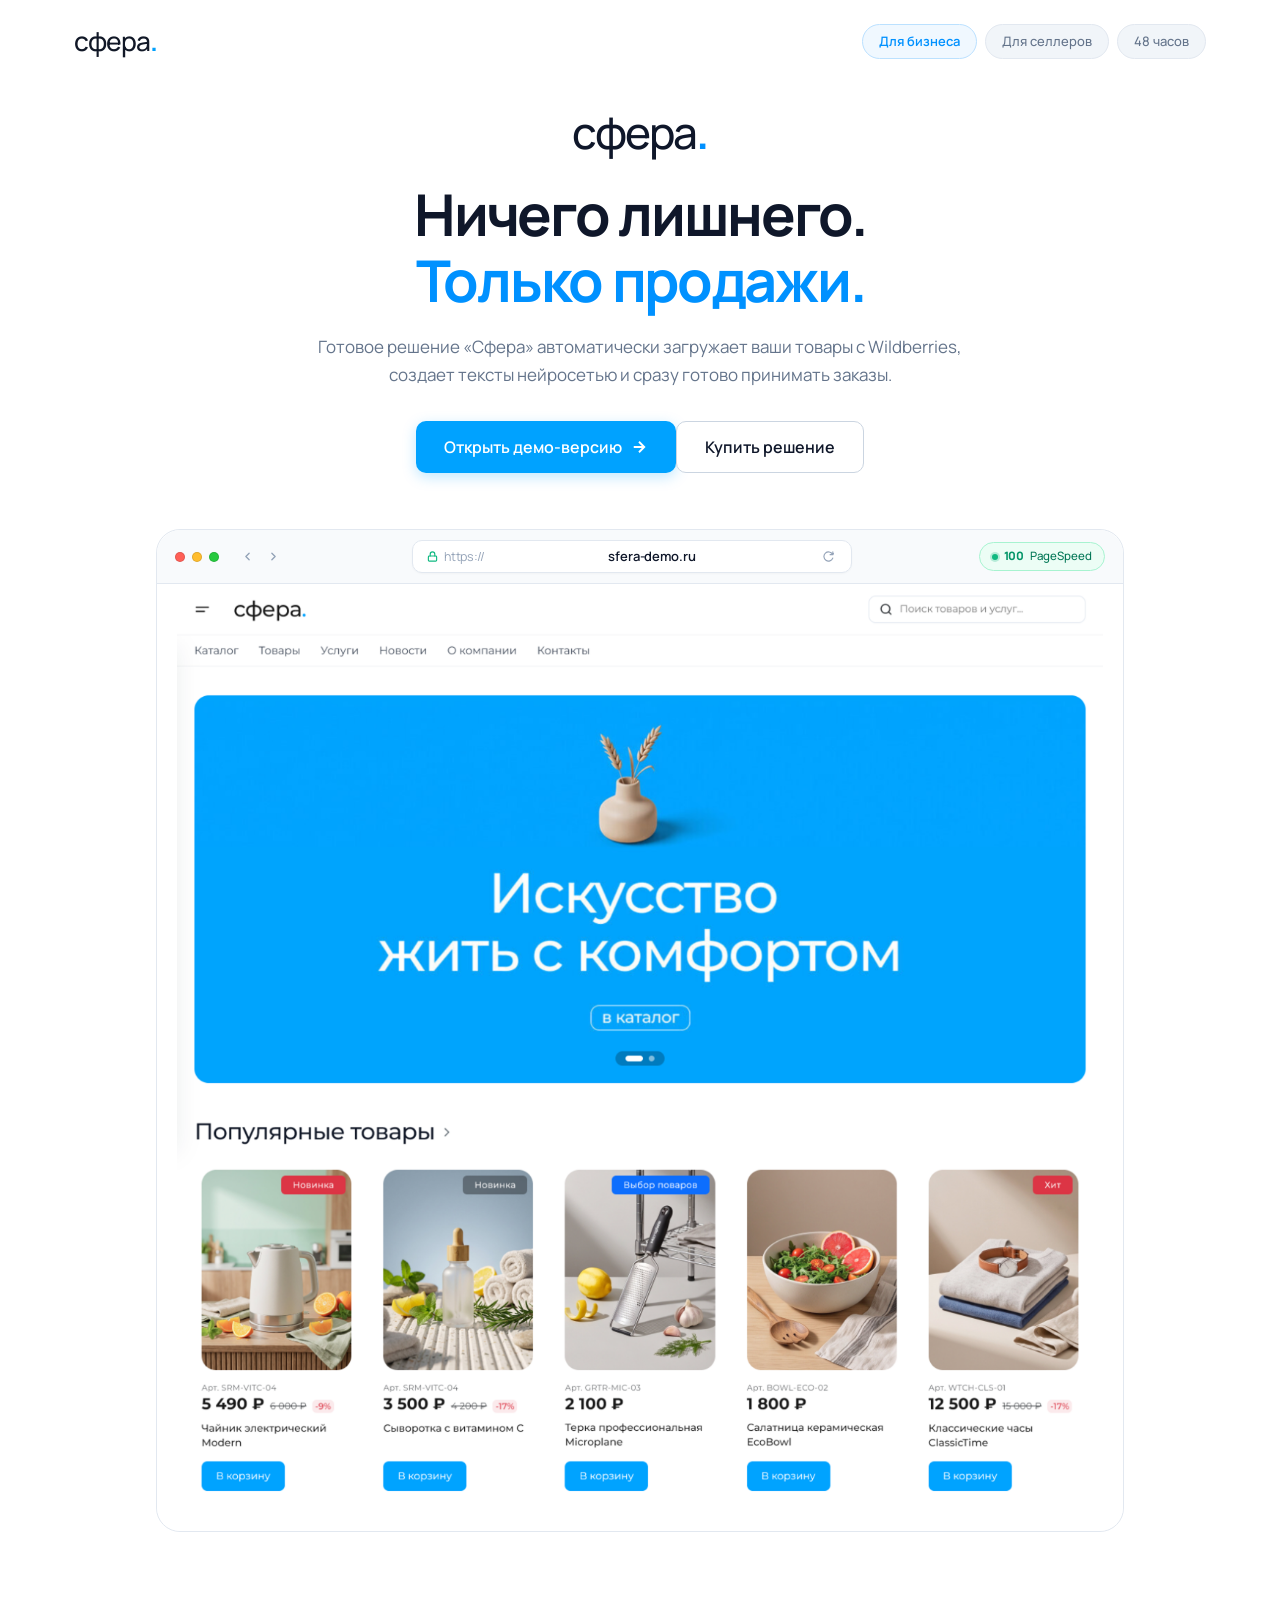
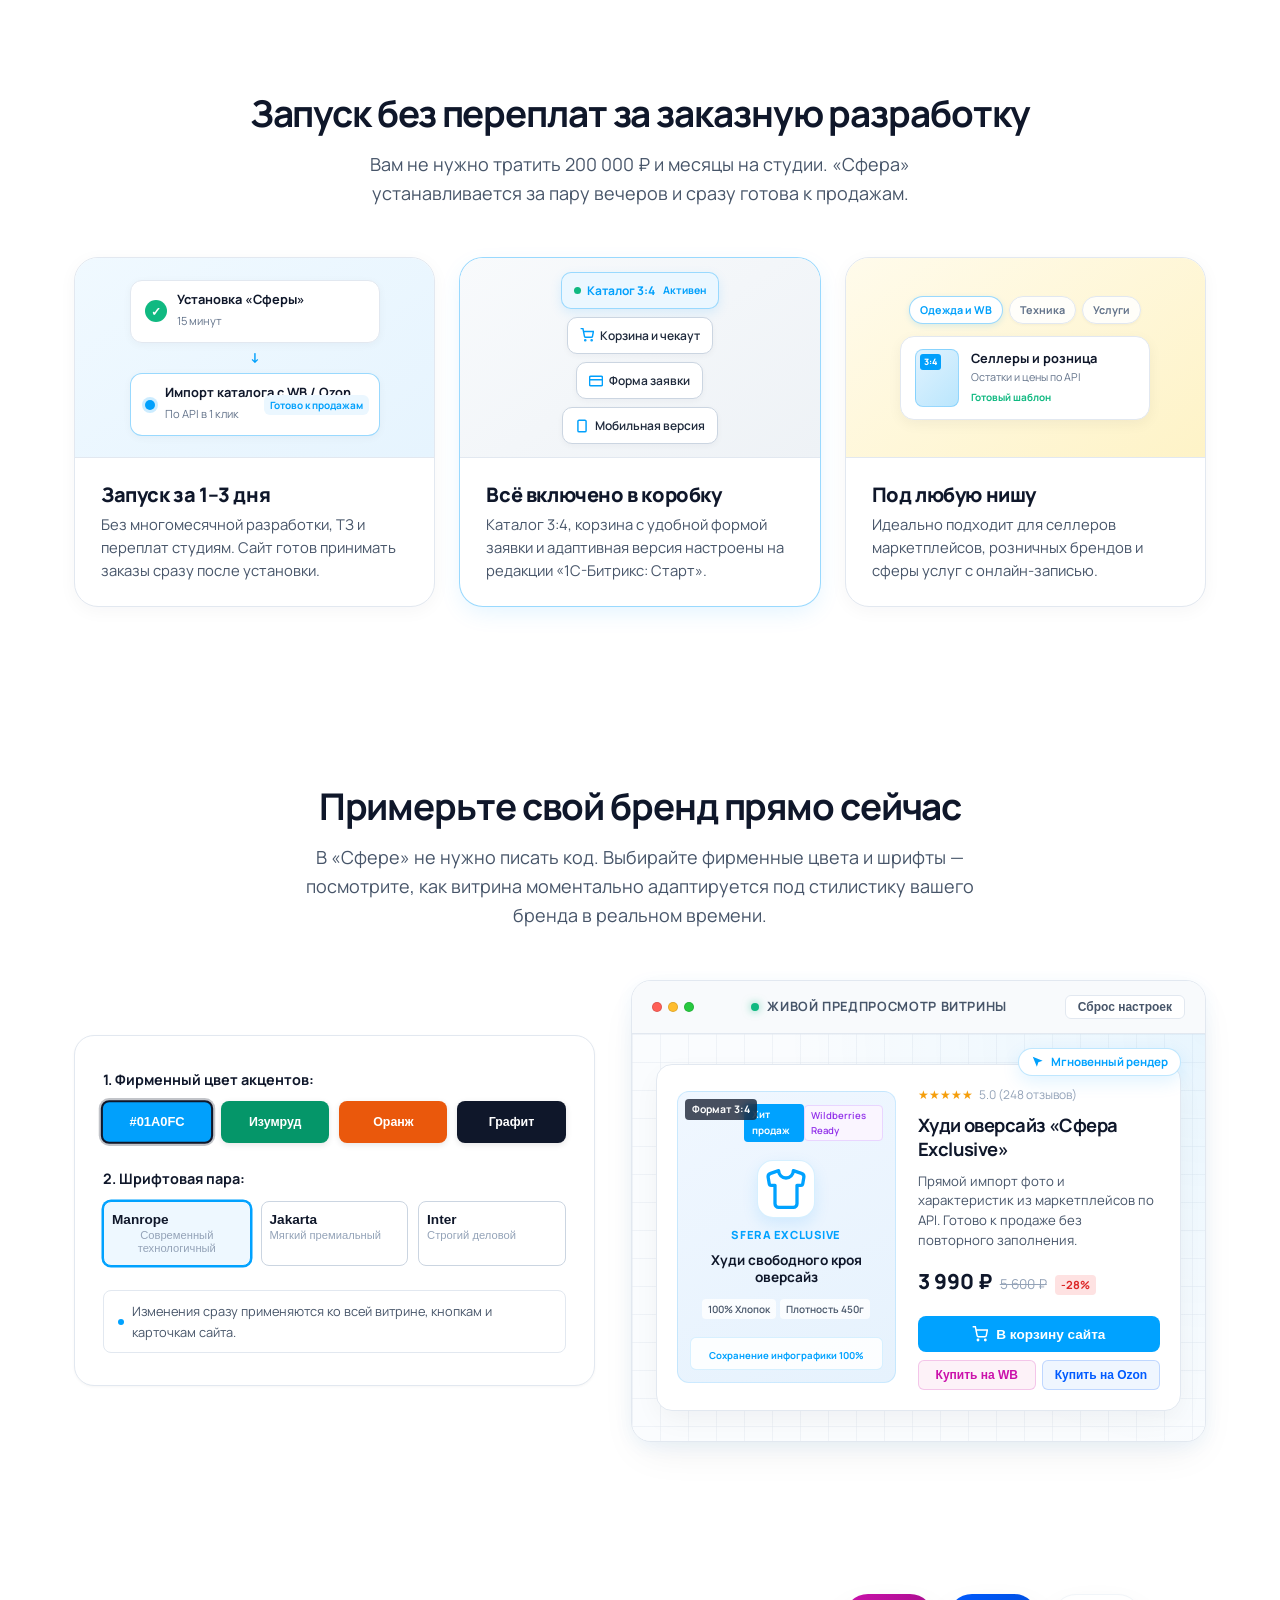
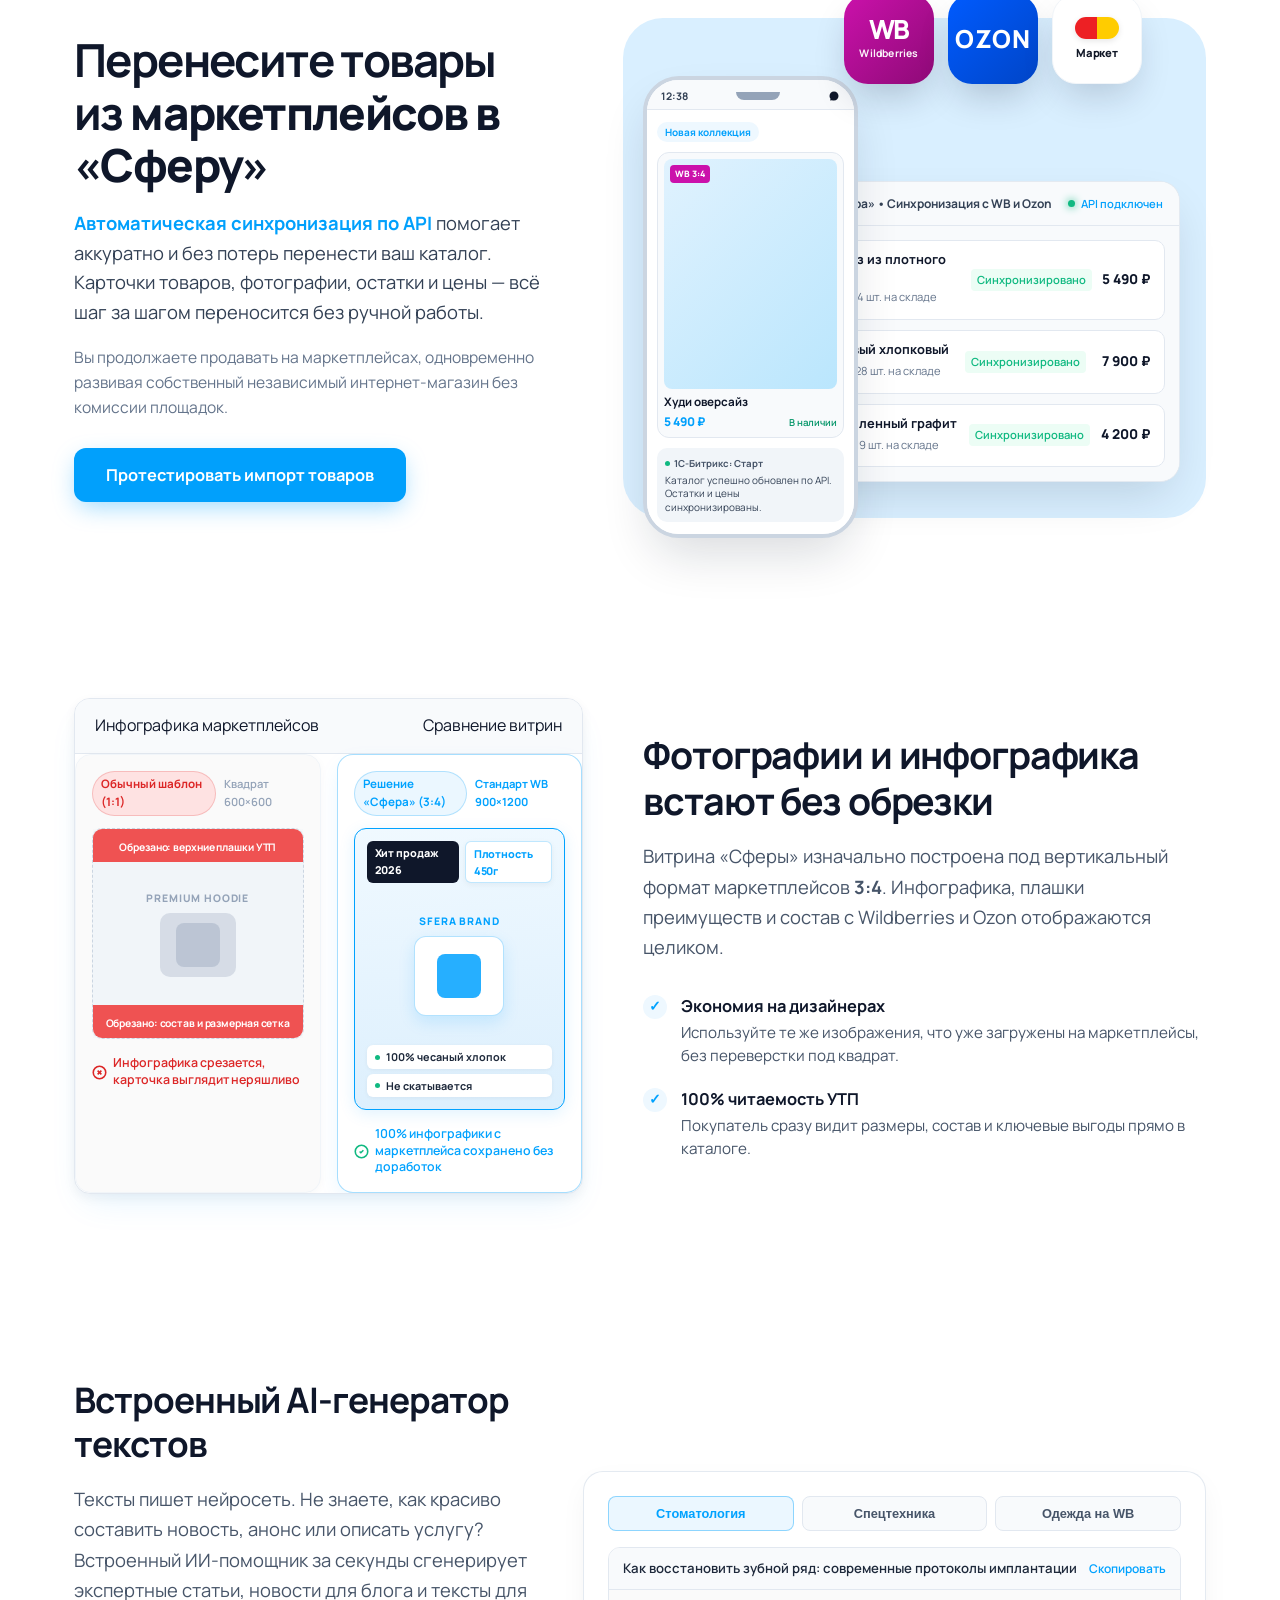
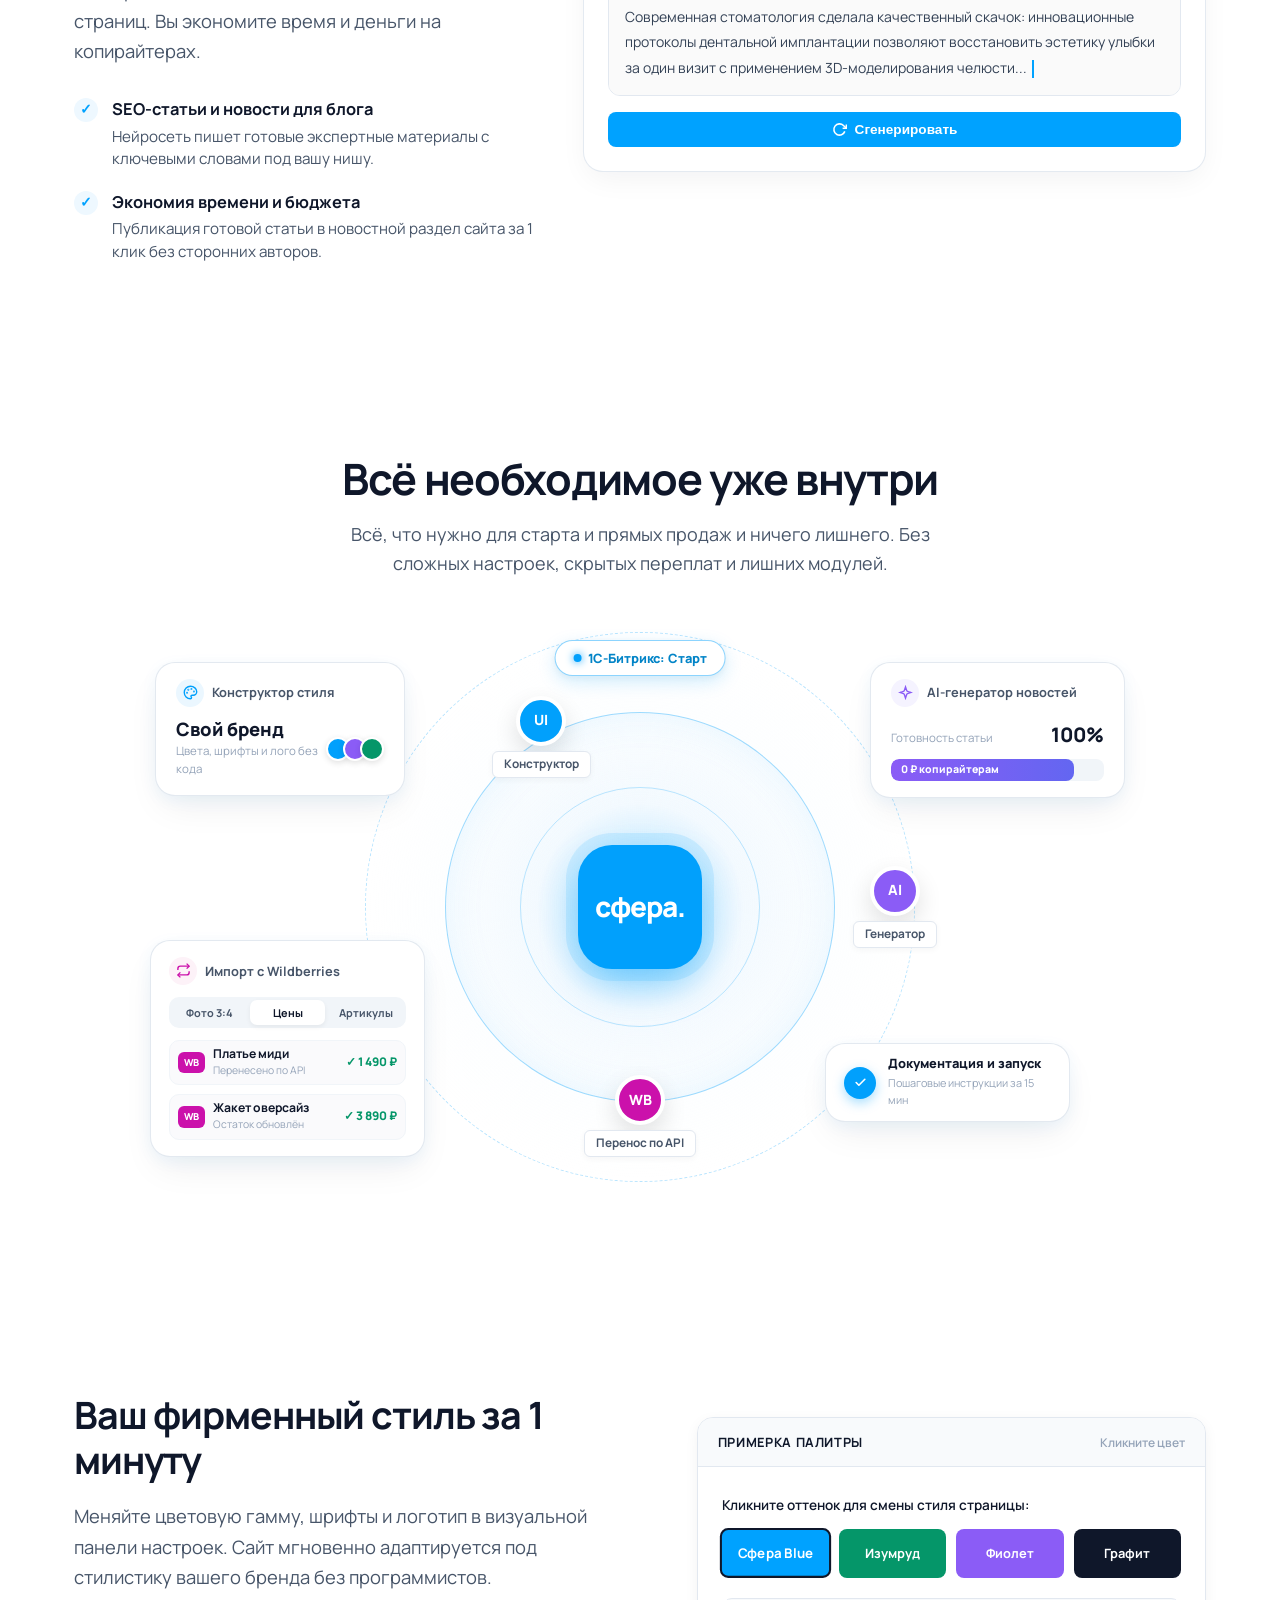
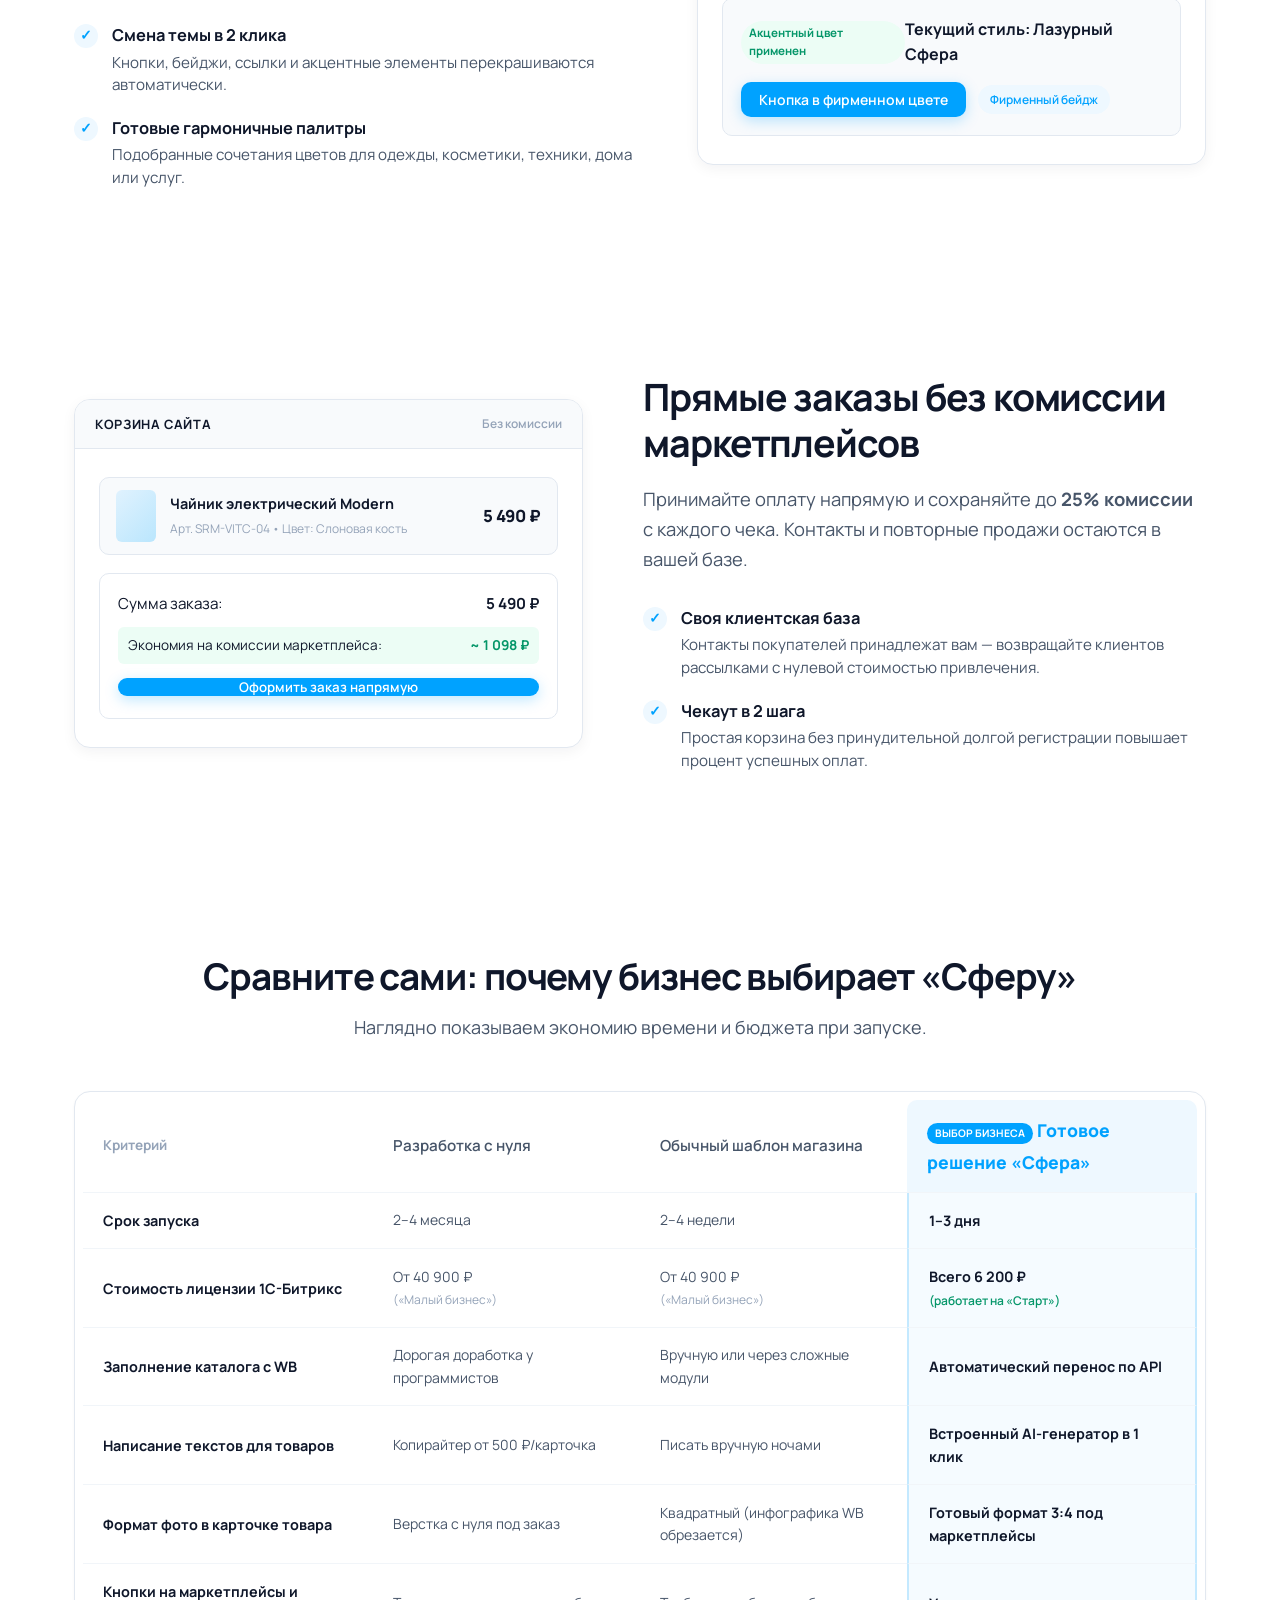
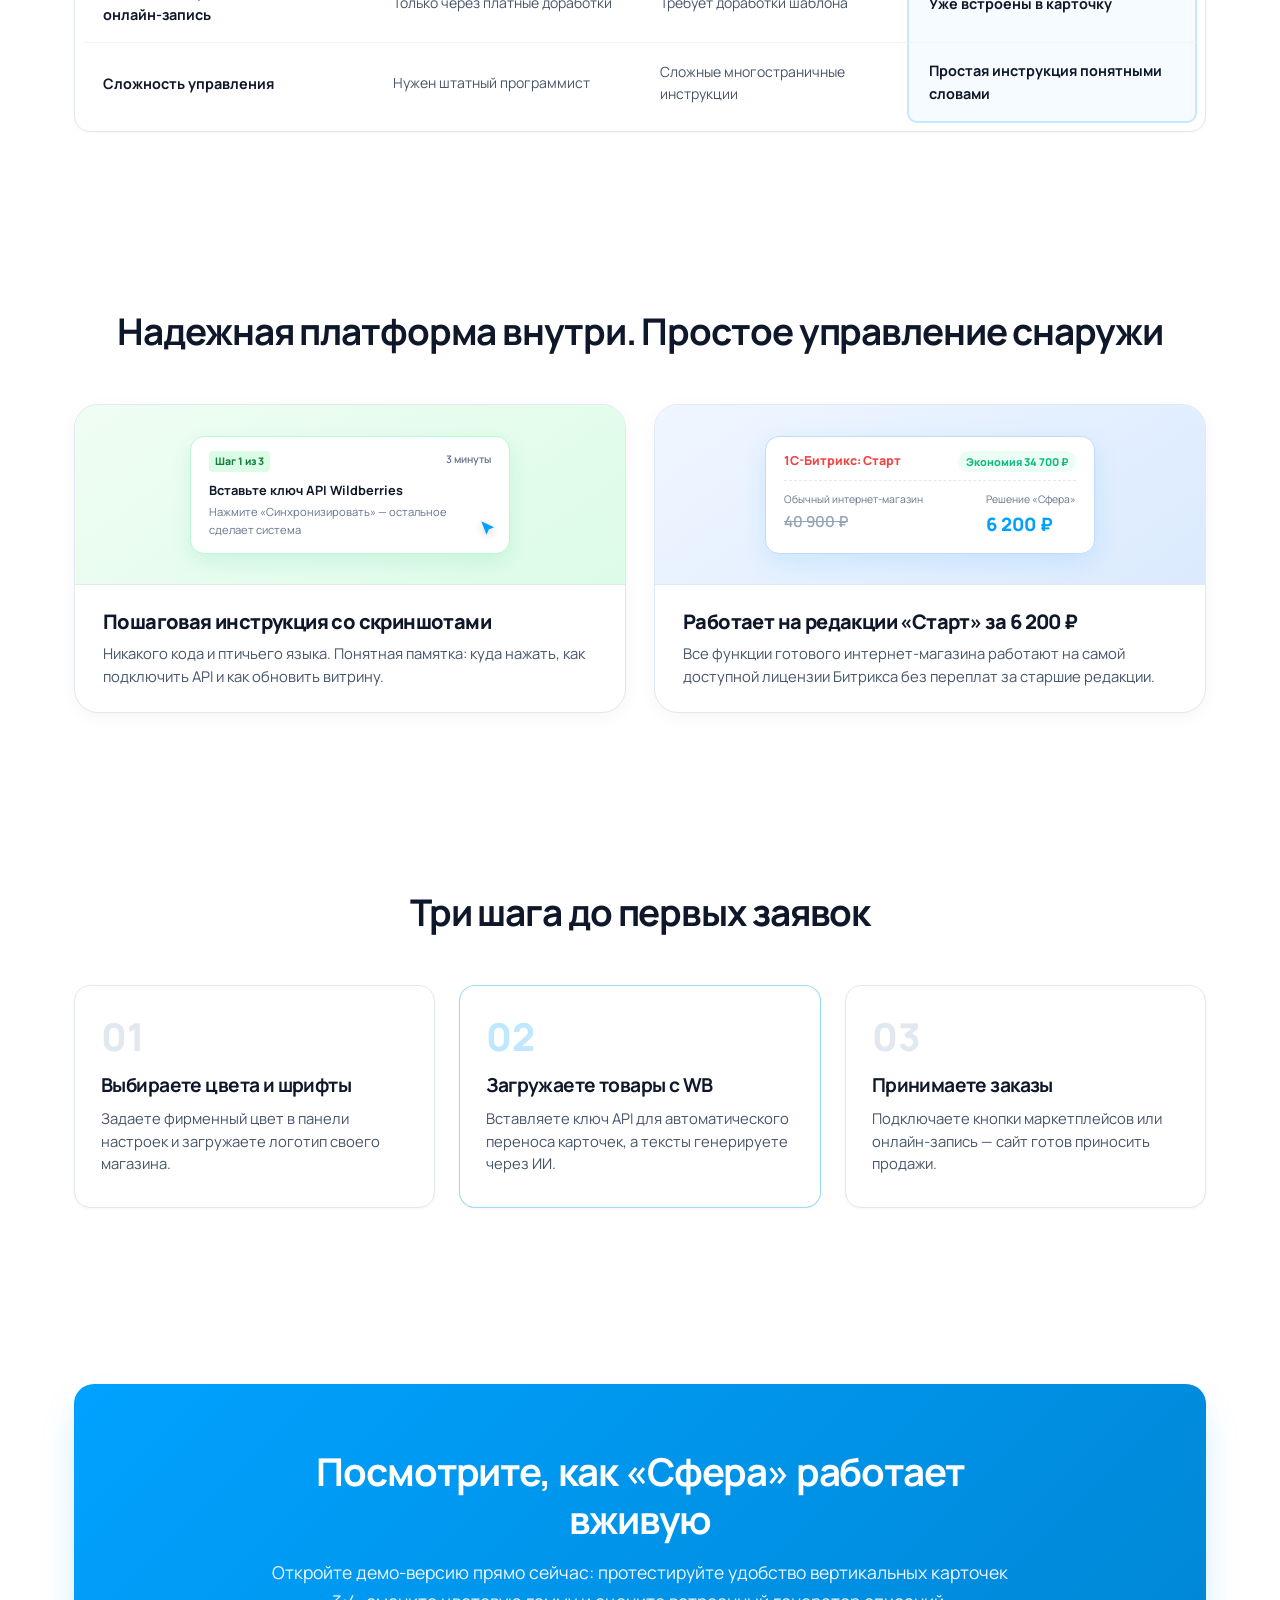
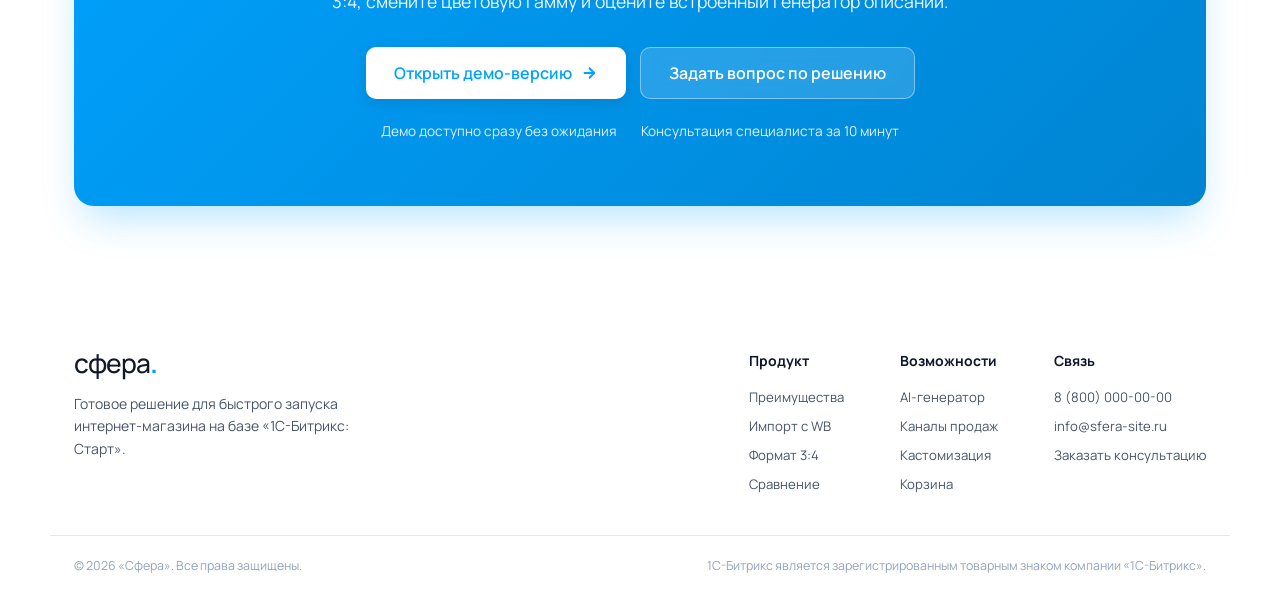
<file: v1/index.html>
<!DOCTYPE html>
<html lang="ru">

<head>
  <meta charset="UTF-8">
  <meta name="viewport" content="width=device-width, initial-scale=1.0">
  <title>Сфера. — Готовый интернет-магазин с синхронизацией Wildberries</title>
  <meta name="description"
    content="Запуск интернет-магазина за 1–3 дня на 1С-Битрикс: Старт. Автоматический импорт каталога с Wildberries по API, AI-описания товаров, вертикальные карточки 3:4.">

  <!-- Современный чистый шрифт Manrope -->
  <link rel="preconnect" href="https://fonts.googleapis.com">
  <link rel="preconnect" href="https://fonts.gstatic.com" crossorigin>
  <link href="https://fonts.googleapis.com/css2?family=Manrope:wght@400;500;600;700;800&display=swap" rel="stylesheet">

  <link rel="stylesheet" href="style.css">
</head>

<body>

  <!-- Навигация -->
  <header class="navbar" id="navbar">
    <div class="nav-container">
      <a href="#" class="logo">
        <span class="logo-text">сфера<span class="logo-dot">.</span></span>
      </a>
      <div class="nav-actions">
        <span class="nav-pill nav-pill-blue">Для бизнеса</span>
        <span class="nav-pill">Для селлеров</span>
        <span class="nav-pill">48 часов</span>
      </div>
    </div>
  </header>

  <!-- =========================================================
       Экран 1: Первый экран (Hero) по референсу
  ========================================================= -->
  <section class="hero-section" id="hero">
    <div class="container hero-content">
      <!-- Центральный логотип-бренд -->
      <div class="hero-brand">
        <span class="hero-brand-title">сфера<span class="hero-brand-dot">.</span></span>
      </div>

      <h1 class="hero-title">
        Ничего лишнего.<br>
        <span class="hero-title-accent">Только продажи.</span>
      </h1>

      <p class="hero-subtitle">
        Готовое решение «Сфера» автоматически загружает ваши товары с Wildberries, создает тексты нейросетью и сразу
        готово принимать заказы.
      </p>

      <div class="hero-cta-group">
        <button class="btn btn-primary btn-lg" onclick="openModal('demo')">
          <span>Открыть демо-версию</span>
          <svg class="icon-svg" width="18" height="18" viewBox="0 0 24 24" fill="none" stroke="currentColor"
            stroke-width="2.5">
            <path d="M5 12h14M12 5l7 7-7 7" />
          </svg>
        </button>
        <button class="btn btn-outline btn-lg" onclick="openModal('buy')">
          <span>Купить решение</span>
        </button>
      </div>

      <!-- Презентация продукта: Чистое окно десктопа по референсу -->
      <div class="hero-mockup-wrapper">
        <div class="screenshot-window-frame hero-web-frame-clean">
          <div class="window-top-bar">
            <!-- Левая часть: Точки macOS + стрелки навигации -->
            <div class="window-controls-group">
              <div class="window-dots">
                <span class="w-dot red"></span>
                <span class="w-dot yellow"></span>
                <span class="w-dot green"></span>
              </div>
              <div class="window-nav-arrows">
                <button type="button" class="win-nav-btn" aria-label="Назад">
                  <svg width="13" height="13" viewBox="0 0 24 24" fill="none" stroke="currentColor" stroke-width="2.5" stroke-linecap="round" stroke-linejoin="round">
                    <polyline points="15 18 9 12 15 6" />
                  </svg>
                </button>
                <button type="button" class="win-nav-btn" aria-label="Вперед">
                  <svg width="13" height="13" viewBox="0 0 24 24" fill="none" stroke="currentColor" stroke-width="2.5" stroke-linecap="round" stroke-linejoin="round">
                    <polyline points="9 18 15 12 9 6" />
                  </svg>
                </button>
              </div>
            </div>

            <!-- Центральная часть: Капсула адреса с защищенным SSL -->
            <div class="window-url-bar">
              <div class="url-ssl-lock">
                <svg width="11" height="11" viewBox="0 0 24 24" fill="none" stroke="#10B981" stroke-width="2.5" stroke-linecap="round" stroke-linejoin="round">
                  <rect x="3" y="11" width="18" height="11" rx="2" ry="2" />
                  <path d="M7 11V7a5 5 0 0 1 10 0v4" />
                </svg>
                <span class="url-protocol">https://</span>
              </div>
              <span class="url-domain">sfera-demo.ru</span>
              <button type="button" class="url-reload-btn" aria-label="Обновить">
                <svg width="11" height="11" viewBox="0 0 24 24" fill="none" stroke="currentColor" stroke-width="2.5" stroke-linecap="round" stroke-linejoin="round">
                  <path d="M21.5 2v6h-6M21.34 15.57a10 10 0 1 1-.57-8.38l6.73-3.19" />
                </svg>
              </button>
            </div>

            <!-- Правая часть: Аккуратный Live-бейдж производительности -->
            <div class="window-pill-speed">
              <span class="speed-pulse"></span>
              <span class="speed-score">100</span>
              <span class="speed-label">PageSpeed</span>
            </div>
          </div>

          <div class="hero-frame-body">
            <div class="screenshot-inner-wrap">
              <img src="sfera.loc.jul__bitrix_include_areas=Y&amp;clear_cache=Y(Nest Hub Max) 1.png"
                alt="Витрина Сфера — Главная страница" class="sfera-main-screenshot">
            </div>
          </div>
        </div>
      </div>

    </div>
  </section>

  <!-- =========================================================
       Экран 2: Запуск без затрат на заказную разработку
  ========================================================= -->
  <section class="section section-benefits" id="benefits">
    <div class="container">
      <div class="section-header text-center">
        <h2 class="section-title">Запуск без переплат за заказную разработку</h2>
        <p class="section-desc">
          Вам не нужно тратить 200 000 ₽ и месяцы на студии. «Сфера» устанавливается за пару вечеров и сразу готова к
          продажам.
        </p>
      </div>

      <!-- Bento Grid Преимуществ с крупными визуальными иллюстрациями по референсам -->
      <div class="bento-visual-grid">

        <!-- Карточка 1: Старт за 1-3 дня (Иллюстрация: быстрый прогресс таймлайна запуска) -->
        <div class="bento-card">
          <div class="bento-visual-canvas canvas-timeline">
            <div class="mini-launch-timeline">
              <div class="timeline-step done">
                <span class="step-check">✓</span>
                <div class="step-data">
                  <strong>Установка «Сферы»</strong>
                  <small>15 минут</small>
                </div>
              </div>
              <div class="timeline-arrow-down">↓</div>
              <div class="timeline-step active">
                <span class="step-pulse"></span>
                <div class="step-data">
                  <strong>Импорт каталога с WB / Ozon</strong>
                  <small>По API в 1 клик</small>
                </div>
                <span class="step-tag-fast">Готово к продажам</span>
              </div>
            </div>
          </div>
          <div class="bento-text-footer">
            <h3 class="bento-title">Запуск за 1–3 дня</h3>
            <p class="bento-desc">Без многомесячной разработки, ТЗ и переплат студиям. Сайт готов принимать заказы сразу
              после установки.</p>
          </div>
        </div>

        <!-- Карточка 2: Всё включено в коробку (Иллюстрация: готовые модули каталога, корзины и оплат) -->
        <div class="bento-card featured-bento">
          <div class="bento-visual-canvas canvas-modules">
            <div class="modules-chip-cloud">
              <div class="module-chip chip-main">
                <span class="chip-dot-green"></span>
                <strong>Каталог 3:4</strong>
                <span class="chip-status">Активен</span>
              </div>
              <div class="module-chip chip-sub">
                <svg width="14" height="14" viewBox="0 0 24 24" fill="none" stroke="currentColor" stroke-width="2.5">
                  <circle cx="9" cy="21" r="1" />
                  <circle cx="20" cy="21" r="1" />
                  <path d="M1 1h4l2.68 13.39a2 2 0 0 0 2 1.61h9.72a2 2 0 0 0 2-1.61L23 6H6" />
                </svg>
                <span>Корзина и чекаут</span>
              </div>
              <div class="module-chip chip-sub">
                <svg width="14" height="14" viewBox="0 0 24 24" fill="none" stroke="currentColor" stroke-width="2.5">
                  <rect x="1" y="4" width="22" height="16" rx="2" ry="2" />
                  <line x1="1" y1="10" x2="23" y2="10" />
                </svg>
                <span>Форма заявки</span>
              </div>
              <div class="module-chip chip-sub">
                <svg width="14" height="14" viewBox="0 0 24 24" fill="none" stroke="currentColor" stroke-width="2.5">
                  <rect x="5" y="2" width="14" height="20" rx="2" ry="2" />
                  <line x1="12" y1="18" x2="12.01" y2="18" />
                </svg>
                <span>Мобильная версия</span>
              </div>
            </div>
          </div>
          <div class="bento-text-footer">
            <h3 class="bento-title">Всё включено в коробку</h3>
            <p class="bento-desc">Каталог 3:4, корзина с удобной формой заявки и адаптивная версия настроены на редакции
              «1С-Битрикс: Старт».</p>
          </div>
        </div>

        <!-- Карточка 3: Для любого бизнеса (Иллюстрация: чистые сегменты ниш без перекрытия) -->
        <div class="bento-card">
          <div class="bento-visual-canvas canvas-niches">
            <div class="niches-clean-stage">
              <div class="niche-pill-row">
                <span class="niche-chip active">Одежда и WB</span>
                <span class="niche-chip">Техника</span>
                <span class="niche-chip">Услуги</span>
              </div>
              <div class="niche-showcase-panel">
                <div class="niche-showcase-thumb">
                  <span class="niche-thumb-badge">3:4</span>
                </div>
                <div class="niche-showcase-info">
                  <strong>Селлеры и розница</strong>
                  <small>Остатки и цены по API</small>
                  <span class="niche-status-ready">Готовый шаблон</span>
                </div>
              </div>
            </div>
          </div>
          <div class="bento-text-footer">
            <h3 class="bento-title">Под любую нишу</h3>
            <p class="bento-desc">Идеально подходит для селлеров маркетплейсов, розничных брендов и сферы услуг с
              онлайн-записью.</p>
          </div>
        </div>

      </div>
    </div>
  </section>

  <!-- =========================================================
       Экран 3: Интерактивный конфигуратор витрины (Убийца отказов / SEO-магнит)
  ========================================================= -->
  <section class="section section-live-customizer" id="live-customizer">
    <div class="container">
      <div class="section-header text-center">
        <h2 class="section-title">Примерьте свой бренд прямо сейчас</h2>
        <p class="section-desc">
          В «Сфере» не нужно писать код. Выбирайте фирменные цвета и шрифты — посмотрите,
          как витрина моментально адаптируется под стилистику вашего бренда в реальном времени.
        </p>
      </div>

      <div class="customizer-interactive-wrapper">
        <!-- Левая панель: Инструменты управления (как в сайдбаре Битрикса) -->
        <div class="customizer-controls-panel">

          <div class="ctrl-group">
            <label class="ctrl-label">1. Фирменный цвет акцентов:</label>
            <div class="palette-grid-interactive" id="widgetPaletteGrid">
              <button class="palette-swatch-btn active-swatch" data-color="#01A0FC" style="background:#01A0FC;"
                title="Фирменный Сфера Blue">
                <span>#01A0FC</span>
              </button>
              <button class="palette-swatch-btn" data-color="#059669" style="background:#059669;" title="Изумрудный">
                <span>Изумруд</span>
              </button>
              <button class="palette-swatch-btn" data-color="#EA580C" style="background:#EA580C;" title="Оранжевый">
                <span>Оранж</span>
              </button>
              <button class="palette-swatch-btn" data-color="#0F172A" style="background:#0F172A;" title="Графитовый">
                <span>Графит</span>
              </button>
            </div>
          </div>

          <div class="ctrl-group">
            <label class="ctrl-label">2. Шрифтовая пара:</label>
            <div class="font-toggle-buttons" id="widgetFontButtons">
              <button class="btn-toggle-font active-font-btn" data-font="'Manrope', sans-serif">
                <strong>Manrope</strong>
                <small>Современный технологичный</small>
              </button>
              <button class="btn-toggle-font" data-font="'Plus Jakarta Sans', sans-serif">
                <strong>Jakarta</strong>
                <small>Мягкий премиальный</small>
              </button>
              <button class="btn-toggle-font" data-font="'Inter', sans-serif">
                <strong>Inter</strong>
                <small>Строгий деловой</small>
              </button>
            </div>
          </div>

          <div class="customizer-tip-box">
            <span class="tip-dot"></span>
            <span>Изменения сразу применяются ко всей витрине, кнопкам и карточкам сайта.</span>
          </div>

        </div>

        <!-- Правая панель: Живая интерактивная витрина в SaaS-стиле по референсам -->
        <div class="customizer-live-stage" id="liveStagePreview">
          <div class="live-stage-topbar">
            <div class="stage-window-dots">
              <span class="w-dot red"></span>
              <span class="w-dot yellow"></span>
              <span class="w-dot green"></span>
            </div>
            <div class="live-stage-header-title">
              <span class="live-indicator-dot"></span>
              <span class="live-stage-title">Живой предпросмотр витрины</span>
            </div>
            <button class="btn-reset-preview" onclick="resetCustomizerPreview()">Сброс настроек</button>
          </div>

          <div class="customizer-stage-canvas">
            <!-- Парящий SaaS курсор-бейдж "Ask AI / Live Edit" как в референсе -->
            <div class="canvas-floating-tag float-cursor-tag">
              <svg width="14" height="14" viewBox="0 0 24 24" fill="#01A0FC">
                <polygon points="3 3 10.07 19.97 12.58 12.58 19.97 10.07 3 3" />
              </svg>
              <span>Мгновенный рендер</span>
            </div>

            <!-- Сама карточка товара 3:4 с премиальным легким оформлением -->
            <div class="live-product-card-preview" id="liveCardElement">
              <div class="live-card-media-col">
                <div class="live-aspect-badge">Формат 3:4</div>
                <div class="live-photo-art">
                  <div class="art-top-row">
                    <span class="art-badge-chip" id="liveCardBadge">Хит продаж</span>
                    <span class="art-format-tag">Wildberries Ready</span>
                  </div>

                  <div class="art-illustration-showcase">
                    <div class="art-cloth-icon-wrap">
                      <svg width="44" height="44" viewBox="0 0 24 24" fill="none" stroke="currentColor"
                        stroke-width="1.8" stroke-linecap="round" stroke-linejoin="round">
                        <path
                          d="M20.38 3.46 16 2a4 4 0 0 1-8 0L3.62 3.46a2 2 0 0 0-1.34 2.23l.58 3.47a1 1 0 0 0 .99.84H6v10c0 1.1.9 2 2 2h8a2 2 0 0 0 2-2V10h2.15a1 1 0 0 0 .99-.84l.58-3.47a2 2 0 0 0-1.34-2.23z" />
                      </svg>
                    </div>
                    <div class="sim-brand-logo">SFERA EXCLUSIVE</div>
                    <div class="sim-item-name">Худи свободного кроя оверсайз</div>
                    <div class="sim-tags-wrap">
                      <span>100% Хлопок</span>
                      <span>Плотность 450г</span>
                    </div>
                  </div>

                  <div class="art-bottom-infographic">
                    <span>Сохранение инфографики 100%</span>
                  </div>
                </div>
              </div>

              <div class="live-card-body-col">
                <div class="live-card-rating">
                  <span class="stars">★★★★★</span>
                  <span class="reviews-count">5.0 (248 отзывов)</span>
                </div>
                <h3 class="live-card-title" id="liveCardTitle">Худи оверсайз «Сфера Exclusive»</h3>
                <p class="live-card-desc" id="liveCardDesc">
                  Прямой импорт фото и характеристик из маркетплейсов по API. Готово к продаже без повторного
                  заполнения.
                </p>

                <div class="live-card-price-row">
                  <span class="live-cur-price" id="liveCurPrice">3 990 ₽</span>
                  <span class="live-old-price">5 600 ₽</span>
                  <span class="live-discount-tag">-28%</span>
                </div>

                <div class="live-card-action-stack">
                  <button class="btn-live-cart" id="liveCartActionBtn" onclick="testLiveCartClick()">
                    <svg width="16" height="16" viewBox="0 0 24 24" fill="none" stroke="currentColor"
                      stroke-width="2.2">
                      <circle cx="9" cy="21" r="1" />
                      <circle cx="20" cy="21" r="1" />
                      <path d="M1 1h4l2.68 13.39a2 2 0 0 0 2 1.61h9.72a2 2 0 0 0 2-1.61L23 6H6" />
                    </svg>
                    <span id="liveCartBtnLabel">В корзину сайта</span>
                  </button>
                  <div class="live-mp-row">
                    <button class="btn-live-mp btn-live-wb"
                      onclick="showToast('Переход в карточку на Wildberries')">Купить на WB</button>
                    <button class="btn-live-mp btn-live-ozon" onclick="showToast('Переход в карточку на Ozon')">Купить
                      на Ozon</button>
                  </div>
                </div>

              </div>
            </div>
          </div>
        </div>

      </div>
    </div>
  </section>

  <!-- =========================================================
       Экран 4: Перенос каталога с маркетплейсов в «Сферу» (по референсу Битрикс24)
  ========================================================= -->
  <section class="section section-mp-migration" id="wb-sync">
    <div class="container">
      <div class="mp-reference-grid">

        <!-- Левая колонка: Заголовок, описание и кнопка действия по референсу -->
        <div class="mp-reference-text">
          <h2 class="mp-ref-title">
            Перенесите товары<br>
            из <strong>маркетплейсов в «Сферу»</strong>
          </h2>
          <p class="mp-ref-lead">
            <span class="text-accent-link">Автоматическая синхронизация по API</span> помогает аккуратно и без потерь
            перенести ваш каталог. Карточки товаров, фотографии, остатки и цены — всё шаг за шагом переносится без
            ручной работы.
          </p>
          <p class="mp-ref-subtext">
            Вы продолжаете продавать на маркетплейсах, одновременно развивая собственный независимый интернет-магазин
            без комиссии площадок.
          </p>
          <div class="mp-ref-cta">
            <button class="btn btn-sky-solid btn-lg" onclick="runWbSyncSimulation()">
              <span>Протестировать импорт товаров</span>
            </button>
          </div>
        </div>

        <!-- Правая колонка: Визуальная композиция по референсу Битрикс24 (Десктоп + Смартфон + Плавающие иконки маркетплейсов) -->
        <div class="mp-reference-visual">
          <div class="mp-backdrop-soft">

            <!-- Плавающие бейджи маркетплейсов сверху (Wildberries, Ozon, Яндекс Маркет) -->
            <div class="mp-floating-badges">
              <div class="mp-floating-icon wb-badge-float" title="Wildberries">
                <span class="float-badge-logo">WB</span>
                <span class="float-badge-name">Wildberries</span>
              </div>
              <div class="mp-floating-icon ozon-badge-float" title="Ozon">
                <span class="float-badge-logo">OZON</span>
              </div>
              <div class="mp-floating-icon ym-badge-float" title="Яндекс Маркет">
                <div class="ym-capsule-badge">
                  <span class="ym-capsule-red"></span>
                  <span class="ym-capsule-yellow"></span>
                </div>
                <span class="float-badge-name ym-name">Маркет</span>
              </div>
            </div>

            <!-- Задний план: Окно каталога десктопа (подобно окну Битрикс24 на референсе) -->
            <div class="mp-desktop-screen">
              <div class="mp-desktop-topbar">
                <div class="mp-win-dots">
                  <span></span><span></span><span></span>
                </div>
                <div class="mp-win-title">Каталог «Сфера» • Синхронизация с WB и Ozon</div>
                <div class="mp-sync-indicator">
                  <span class="mp-live-pulse" id="syncDot"></span>
                  <span id="syncStatusText">API подключен</span>
                </div>
              </div>
              <div class="mp-desktop-content" id="wbItemsList">
                <div class="mp-table-row">
                  <div class="mp-item-cell">
                    <span class="mp-chip-brand wb">WB</span>
                    <div>
                      <strong>Худи оверсайз из плотного футера</strong>
                      <small>Арт. 18492031 • 14 шт. на складе</small>
                    </div>
                  </div>
                  <span class="mp-cell-status">Синхронизировано</span>
                  <strong class="mp-cell-price">5 490 ₽</strong>
                </div>

                <div class="mp-table-row">
                  <div class="mp-item-cell">
                    <span class="mp-chip-brand ozon">OZON</span>
                    <div>
                      <strong>Костюм базовый хлопковый</strong>
                      <small>Арт. 93821045 • 28 шт. на складе</small>
                    </div>
                  </div>
                  <span class="mp-cell-status">Синхронизировано</span>
                  <strong class="mp-cell-price">7 900 ₽</strong>
                </div>

                <div class="mp-table-row">
                  <div class="mp-item-cell">
                    <span class="mp-chip-brand wb">WB</span>
                    <div>
                      <strong>Свитшот утепленный графит</strong>
                      <small>Арт. 72619402 • 19 шт. на складе</small>
                    </div>
                  </div>
                  <span class="mp-cell-status">Синхронизировано</span>
                  <strong class="mp-cell-price">4 200 ₽</strong>
                </div>
              </div>
            </div>

            <!-- Передний план: Смартфон с мобильной витриной (как iPhone на референсе) -->
            <div class="mp-phone-mockup">
              <div class="phone-screen-header">
                <span class="phone-time">12:38</span>
                <div class="phone-notch"></div>
                <div class="phone-status-icons">
                  <svg width="12" height="12" viewBox="0 0 24 24" fill="currentColor">
                    <path
                      d="M12 3c-4.97 0-9 4.03-9 9 0 2.12.74 4.07 1.97 5.61L4.35 21l3.52-.63C9.32 20.73 10.63 21 12 21c4.97 0 9-4.03 9-9s-4.03-9-9-9z" />
                  </svg>
                </div>
              </div>

              <div class="phone-screen-body">
                <div class="phone-catalog-pill">Новая коллекция</div>
                <div class="phone-card-preview">
                  <div class="phone-card-img">
                    <span class="phone-card-badge">WB 3:4</span>
                  </div>
                  <div class="phone-card-meta">
                    <strong>Худи оверсайз</strong>
                    <div class="phone-card-price-row">
                      <span>5 490 ₽</span>
                      <small class="text-success">В наличии</small>
                    </div>
                  </div>
                </div>

                <div class="phone-chat-bubble">
                  <div class="bubble-sender">
                    <span class="bubble-dot-active"></span>
                    <span>1С-Битрикс: Старт</span>
                  </div>
                  <p>Каталог успешно обновлен по API. Остатки и цены синхронизированы.</p>
                </div>
              </div>
            </div>

          </div>
        </div>

      </div>
    </div>
  </section>

  <!-- =========================================================
       Экран 4: Фотографии формата 3:4 без искажения инфографики
  ========================================================= -->
  <section class="section showcase-section section-alternate" id="photo-format">
    <div class="container">
      <div class="feature-spotlight-grid reverse-grid">
        <div class="spotlight-text-block">
          <h2 class="spotlight-title">Фотографии и инфографика встают без обрезки</h2>
          <p class="spotlight-lead">
            Витрина «Сферы» изначально построена под вертикальный формат маркетплейсов <strong>3:4</strong>.
            Инфографика, плашки преимуществ и состав с Wildberries и Ozon отображаются целиком.
          </p>

          <div class="spotlight-bullets compact-bullets">
            <div class="bullet-row">
              <span class="bullet-check">✓</span>
              <div>
                <strong>Экономия на дизайнерах</strong>
                <p>Используйте те же изображения, что уже загружены на маркетплейсы, без переверстки под квадрат.</p>
              </div>
            </div>
            <div class="bullet-row">
              <span class="bullet-check">✓</span>
              <div>
                <strong>100% читаемость УТП</strong>
                <p>Покупатель сразу видит размеры, состав и ключевые выгоды прямо в каталоге.</p>
              </div>
            </div>
          </div>
        </div>

        <div class="spotlight-visual-block">
          <div class="interactive-stage-card modern-infographic-stage">
            <div class="stage-header">
              <div class="stage-header-title">
                <span class="live-indicator-dot"></span>
                <span class="stage-badge-clean">Инфографика маркетплейсов</span>
              </div>
              <span class="stage-badge-pill">Сравнение витрин</span>
            </div>

            <div class="ratio-comparison-stage">
              <!-- Левая карточка: Квадрат 1:1 со срезанной инфографикой -->
              <div class="ratio-compare-card bad-ratio">
                <div class="compare-card-topbar">
                  <span class="compare-tag danger">Обычный шаблон (1:1)</span>
                  <span class="ratio-dimen">Квадрат 600×600</span>
                </div>

                <div class="modern-crop-frame">
                  <div class="crop-overlay-band top-crop">
                    <span class="crop-alert-label">Обрезано: верхние плашки УТП</span>
                  </div>

                  <div class="mock-product-body square-mode">
                    <div class="mock-brand-tag muted">PREMIUM HOODIE</div>
                    <div class="mock-hoodie-visual">
                      <div class="mock-hoodie-silhouette"></div>
                    </div>
                  </div>

                  <div class="crop-overlay-band bottom-crop">
                    <span class="crop-alert-label">Обрезано: состав и размерная сетка</span>
                  </div>
                </div>

                <div class="compare-status-footer fail-status">
                  <svg width="15" height="15" viewBox="0 0 24 24" fill="none" stroke="currentColor" stroke-width="2.5">
                    <circle cx="12" cy="12" r="10" />
                    <line x1="15" y1="9" x2="9" y2="15" />
                    <line x1="9" y1="9" x2="15" y2="15" />
                  </svg>
                  <span>Инфографика срезается, карточка выглядит неряшливо</span>
                </div>
              </div>

              <!-- Правая карточка: Сфера 3:4 с идеальной инфографикой -->
              <div class="ratio-compare-card good-ratio">
                <div class="compare-card-topbar">
                  <span class="compare-tag success">Решение «Сфера» (3:4)</span>
                  <span class="ratio-dimen accent-dimen">Стандарт WB 900×1200</span>
                </div>

                <div class="modern-ratio-frame">
                  <!-- Плашки инфографики сверху -->
                  <div class="infographic-chips-row">
                    <span class="info-chip chip-hit">Хит продаж 2026</span>
                    <span class="info-chip chip-feature">Плотность 450г</span>
                  </div>

                  <!-- Силуэт товара в центре -->
                  <div class="mock-product-body vert-mode">
                    <div class="mock-brand-tag">SFERA BRAND</div>
                    <div class="mock-hoodie-visual highlighted">
                      <div class="mock-hoodie-silhouette active-silh"></div>
                    </div>
                  </div>

                  <!-- Инфографика преимуществ снизу -->
                  <div class="infographic-badges-grid">
                    <div class="info-feature-pill">
                      <span class="pill-dot"></span>
                      <span>100% чесаный хлопок</span>
                    </div>
                    <div class="info-feature-pill">
                      <span class="pill-dot"></span>
                      <span>Не скатывается</span>
                    </div>
                  </div>
                </div>

                <div class="compare-status-footer success-status">
                  <svg width="15" height="15" viewBox="0 0 24 24" fill="none" stroke="currentColor" stroke-width="2.5">
                    <circle cx="12" cy="12" r="10" />
                    <polyline points="9 12 11 14 15 10" />
                  </svg>
                  <span>100% инфографики с маркетплейса сохранено без доработок</span>
                </div>
              </div>
            </div>
          </div>
        </div>
      </div>
    </div>
  </section>

  <!-- =========================================================
       Экран 5: Встроенный AI-генератор продающих описаний
  ========================================================= -->
  <section class="section showcase-section" id="ai-generator">
    <div class="container">
      <div class="feature-spotlight-grid">
        <div class="spotlight-text-block">
          <h2 class="spotlight-title">Встроенный AI&#8209;генератор текстов</h2>
          <p class="spotlight-lead">
            Тексты пишет нейросеть. Не знаете, как красиво составить новость, анонс или описать услугу? Встроенный
            ИИ&#8209;помощник за секунды сгенерирует экспертные статьи, новости для блога и тексты для страниц. Вы
            экономите время и деньги на копирайтерах.
          </p>

          <div class="spotlight-bullets compact-bullets">
            <div class="bullet-row">
              <span class="bullet-check">✓</span>
              <div>
                <strong>SEO-статьи и новости для блога</strong>
                <p>Нейросеть пишет готовые экспертные материалы с ключевыми словами под вашу нишу.</p>
              </div>
            </div>
            <div class="bullet-row">
              <span class="bullet-check">✓</span>
              <div>
                <strong>Экономия времени и бюджета</strong>
                <p>Публикация готовой статьи в новостной раздел сайта за 1 клик без сторонних авторов.</p>
              </div>
            </div>
          </div>
        </div>

        <div class="spotlight-visual-block">
          <div class="ai-minimal-card">

            <!-- Табы выбора ниши без бейджей -->
            <div class="niche-selector-tabs niche-tabs-minimal" id="nicheTabsGroup">
              <button type="button" class="btn-niche-tab active-niche" data-niche="dentistry"
                onclick="selectNicheDemo('dentistry')">
                Стоматология
              </button>
              <button type="button" class="btn-niche-tab" data-niche="machinery" onclick="selectNicheDemo('machinery')">
                Спецтехника
              </button>
              <button type="button" class="btn-niche-tab" data-niche="wb-clothing"
                onclick="selectNicheDemo('wb-clothing')">
                Одежда на WB
              </button>
            </div>

            <!-- Минималистичное поле текста -->
            <div class="ai-result-terminal terminal-minimal">
              <div class="terminal-bar">
                <span class="terminal-title" id="aiArticleTitle">Как восстановить зубной ряд: современные протоколы
                  имплантации</span>
                <span class="copy-tag" onclick="copyAiNewsText()">Скопировать</span>
              </div>
              <div class="terminal-content">
                <div class="terminal-text-wrap" id="aiOutputText">
                  Современная стоматология сделала качественный скачок: инновационные протоколы дентальной имплантации
                  позволяют восстановить эстетику улыбки за один визит с применением 3D-моделирования челюсти...
                </div>
                <span class="typing-cursor" id="typingCursor"></span>
              </div>
            </div>

            <!-- Лаконичная кнопка генерации -->
            <div class="ai-footer-actions footer-actions-minimal">
              <button type="button" class="btn-ai-generate-action" id="aiGenerateBtn"
                onclick="triggerCurrentNicheTypewriter()">
                <svg width="15" height="15" viewBox="0 0 24 24" fill="none" stroke="currentColor" stroke-width="2.5">
                  <polyline points="23 4 23 10 17 10" />
                  <path d="M20.49 15a9 9 0 1 1-2.12-9.36L23 10" />
                </svg>
                <span>Сгенерировать</span>
              </button>
            </div>

          </div>
        </div>
      </div>
  </section>

  <!-- =========================================================
       Экран 6: Всё необходимое уже внутри «Сферы»
  ========================================================= -->
  <section class="section showcase-section section-ecosystem" id="sales-channels">
    <div class="container text-center">

      <h2 class="section-title ecosystem-main-title">
        Всё необходимое уже внутри
      </h2>
      <p class="section-desc ecosystem-subtitle">
        Всё, что нужно для старта и прямых продаж и ничего лишнего. Без сложных настроек, скрытых переплат и лишних
        модулей.
      </p>

      <!-- Центральный орбитальный холст с логотипом сферы посередине -->
      <div class="orbital-ecosystem-stage">

        <!-- Внешние кольца-орбиты с легким градиентом -->
        <div class="orbit-ring orbit-ring-outer"></div>
        <div class="orbit-ring orbit-ring-middle"></div>
        <div class="orbit-ring orbit-ring-inner"></div>

        <!-- Центральный синий значок «сфера.» по файлу i (2).webp -->
        <div class="center-sfera-core">
          <div class="sfera-app-icon-squircle">
            <span class="sfera-app-logo-text">сфера<span class="sfera-core-dot">.</span></span>
          </div>
          <div class="center-core-glow"></div>
        </div>

        <!-- 1. Плашка над орбитой: 1С-Битрикс: Старт -->
        <div class="orbit-satellite sat-center-top">
          <span class="sat-node-pill">1С-Битрикс: Старт</span>
        </div>

        <!-- 2. Кружок сверху слева на орбите (11:30 часов): UI + Конструктор -->
        <div class="orbit-satellite sat-node-top">
          <span class="sat-icon-circle ui-color">UI</span>
          <span class="sat-connector-label">Конструктор</span>
        </div>

        <!-- 3. Кружок справа на орбите (3 часа): AI + Генератор -->
        <div class="orbit-satellite sat-node-right">
          <span class="sat-icon-circle ai-color">AI</span>
          <span class="sat-connector-label">Генератор</span>
        </div>

        <!-- 4. Кружок снизу на орбите (6 часов): WB + Перенос по API -->
        <div class="orbit-satellite sat-node-bottom">
          <span class="sat-icon-circle wb-color">WB</span>
          <span class="sat-connector-label">Перенос по API</span>
        </div>

        <!-- 1. Слева вверху: Визуальный конструктор (по референсу: иконка палитры + метрика + палитра/аватары) -->
        <div class="eco-float-card card-ref-users">
          <div class="ref-card-head">
            <div class="ref-icon-bubble blue">
              <svg width="15" height="15" viewBox="0 0 24 24" fill="none" stroke="#01A0FC" stroke-width="2.2">
                <circle cx="13.5" cy="6.5" r=".5" fill="#01A0FC" />
                <circle cx="17.5" cy="10.5" r=".5" fill="#01A0FC" />
                <circle cx="8.5" cy="7.5" r=".5" fill="#01A0FC" />
                <circle cx="6.5" cy="12.5" r=".5" fill="#01A0FC" />
                <path
                  d="M12 2C6.5 2 2 6.5 2 12s4.5 10 10 10c.926 0 1.648-.746 1.648-1.688 0-.437-.18-.835-.437-1.125-.29-.289-.438-.652-.438-1.125a1.64 1.64 0 0 1 1.668-1.668h1.996c3.051 0 5.555-2.503 5.555-5.554C21.965 6.012 17.461 2 12 2z" />
              </svg>
            </div>
            <span class="ref-card-title">Конструктор стиля</span>
          </div>
          <div class="ref-stat-row">
            <div class="ref-stat-val">
              <strong>Свой бренд</strong>
              <span class="ref-stat-label">Цвета, шрифты и лого без кода</span>
            </div>
            <div class="ref-avatar-stack ref-color-stack">
              <span class="ref-color-dot dot-c1" title="Синий"></span>
              <span class="ref-color-dot dot-c2" title="Фиолетовый"></span>
              <span class="ref-color-dot dot-c3" title="Изумрудный"></span>
            </div>
          </div>
        </div>

        <!-- 2. Слева внизу: История / Перенос товаров (по референсу: History + табы Daily/Weekly/Yearly + список с суммами) -->
        <div class="eco-float-card card-ref-history">
          <div class="ref-card-head">
            <div class="ref-icon-bubble purple">
              <svg width="15" height="15" viewBox="0 0 24 24" fill="none" stroke="#CB11AB" stroke-width="2.2">
                <polyline points="17 1 21 5 17 9" />
                <path d="M3 11V9a4 4 0 0 1 4-4h14" />
                <polyline points="7 23 3 19 7 15" />
                <path d="M21 13v2a4 4 0 0 1-4 4H3" />
              </svg>
            </div>
            <span class="ref-card-title">Импорт с Wildberries</span>
          </div>
          <div class="ref-segmented-tabs">
            <span class="ref-tab">Фото 3:4</span>
            <span class="ref-tab active">Цены</span>
            <span class="ref-tab">Артикулы</span>
          </div>
          <div class="ref-history-list">
            <div class="ref-history-item">
              <div class="ref-item-left">
                <span class="ref-brand-icon wb-icon">WB</span>
                <div class="ref-item-text">
                  <strong>Платье миди</strong>
                  <small>Перенесено по API</small>
                </div>
              </div>
              <span class="ref-item-sum success">✓ 1 490 ₽</span>
            </div>
            <div class="ref-history-item">
              <div class="ref-item-left">
                <span class="ref-brand-icon wb-icon">WB</span>
                <div class="ref-item-text">
                  <strong>Жакет оверсайз</strong>
                  <small>Остаток обновлён</small>
                </div>
              </div>
              <span class="ref-item-sum success">✓ 3 890 ₽</span>
            </div>
          </div>
        </div>

        <!-- 3. Справа вверху: Income / AI-генератор статей (по референсу: Income + сумма + фиолетовый прогресс-бар) -->
        <div class="eco-float-card card-ref-progress">
          <div class="ref-card-head">
            <div class="ref-icon-bubble violet">
              <svg width="15" height="15" viewBox="0 0 24 24" fill="none" stroke="#8B5CF6" stroke-width="2.2">
                <path
                  d="m12 3-1.912 5.813a2 2 0 0 1-1.275 1.275L3 12l5.813 1.912a2 2 0 0 1 1.275 1.275L12 21l1.912-5.813a2 2 0 0 1 1.275-1.275L21 12l-5.813-1.912a2 2 0 0 1-1.275-1.275L12 3Z" />
              </svg>
            </div>
            <span class="ref-card-title">AI-генератор новостей</span>
          </div>
          <div class="ref-metric-row">
            <span class="ref-metric-label">Готовность статьи</span>
            <strong class="ref-metric-val">100%</strong>
          </div>
          <div class="ref-progress-track">
            <div class="ref-progress-fill" style="width: 86%;">
              <span class="ref-progress-pct">0 ₽ копирайтерам</span>
            </div>
          </div>
        </div>

        <!-- 4. Справа внизу: Success Import Data (по референсу: компактная плашка с круглым чекмарком) -->
        <div class="eco-float-card card-ref-success">
          <div class="ref-success-pill-inner">
            <div class="ref-check-circle">
              <svg width="13" height="13" viewBox="0 0 24 24" fill="none" stroke="#FFFFFF" stroke-width="3"
                stroke-linecap="round" stroke-linejoin="round">
                <polyline points="20 6 9 17 4 12" />
              </svg>
            </div>
            <div class="ref-success-texts">
              <strong>Документация и запуск</strong>
              <small>Пошаговые инструкции за 15 мин</small>
            </div>
          </div>
        </div>

      </div>

    </div>
  </section>

  <!-- =========================================================
       Экран 7: Легкая смена цветов и шрифтов под бренд
  ========================================================= -->
  <section class="section showcase-section" id="customization">
    <div class="container">
      <div class="feature-spotlight-grid">
        <div class="spotlight-text-block">
          <h2 class="spotlight-title">Ваш фирменный стиль за 1 минуту</h2>
          <p class="spotlight-lead">
            Меняйте цветовую гамму, шрифты и логотип в визуальной панели настроек. Сайт мгновенно адаптируется под
            стилистику вашего бренда без программистов.
          </p>

          <div class="spotlight-bullets">
            <div class="bullet-row">
              <span class="bullet-check">✓</span>
              <div>
                <strong>Смена темы в 2 клика</strong>
                <p>Кнопки, бейджи, ссылки и акцентные элементы перекрашиваются автоматически.</p>
              </div>
            </div>
            <div class="bullet-row">
              <span class="bullet-check">✓</span>
              <div>
                <strong>Готовые гармоничные палитры</strong>
                <p>Подобранные сочетания цветов для одежды, косметики, техники, дома или услуг.</p>
              </div>
            </div>
          </div>
        </div>

        <div class="spotlight-visual-block">
          <div class="interactive-stage-card">
            <div class="stage-header">
              <span class="stage-badge">Примерка палитры</span>
              <span class="ratio-switch-note">Кликните цвет</span>
            </div>

            <div class="stage-body">
              <div class="theme-customizer-box">
                <div class="palette-select-label">Кликните оттенок для смены стиля страницы:</div>
                <div class="large-color-palette" id="paletteSwitcher">
                  <div class="palette-choice c-dot dot-sfera active-palette" data-color="#00A2FF"
                    title="Лазурный Сфера">
                    <span class="palette-name">Сфера Blue</span>
                  </div>
                  <div class="palette-choice c-dot dot-emerald" data-color="#00BA68" title="Изумрудный">
                    <span class="palette-name">Изумруд</span>
                  </div>
                  <div class="palette-choice c-dot dot-violet" data-color="#8B5CF6" title="Фиолетовый">
                    <span class="palette-name">Фиолет</span>
                  </div>
                  <div class="palette-choice c-dot dot-dark" data-color="#1D2530" title="Графитовый">
                    <span class="palette-name">Графит</span>
                  </div>
                </div>

                <div class="preview-brand-window">
                  <div class="brand-preview-header">
                    <span class="brand-badge-demo">Акцентный цвет применен</span>
                    <strong id="currentThemeNote">Текущий стиль: Лазурный Сфера</strong>
                  </div>
                  <div class="brand-preview-actions">
                    <button class="btn btn-primary btn-sm">Кнопка в фирменном цвете</button>
                    <span class="demo-tag-accent">Фирменный бейдж</span>
                  </div>
                </div>
              </div>
            </div>
          </div>
        </div>
      </div>
    </div>
  </section>

  <!-- =========================================================
       Экран 8: Удобная корзина для прямых заказов
  ========================================================= -->
  <section class="section showcase-section section-alternate" id="direct-cart">
    <div class="container">
      <div class="feature-spotlight-grid reverse-grid">
        <div class="spotlight-text-block">
          <h2 class="spotlight-title">Прямые заказы без комиссии маркетплейсов</h2>
          <p class="spotlight-lead">
            Принимайте оплату напрямую и сохраняйте до <strong>25% комиссии</strong> с каждого чека. Контакты и
            повторные продажи остаются в вашей базе.
          </p>

          <div class="spotlight-bullets compact-bullets">
            <div class="bullet-row">
              <span class="bullet-check">✓</span>
              <div>
                <strong>Своя клиентская база</strong>
                <p>Контакты покупателей принадлежат вам — возвращайте клиентов рассылками с нулевой стоимостью
                  привлечения.</p>
              </div>
            </div>
            <div class="bullet-row">
              <span class="bullet-check">✓</span>
              <div>
                <strong>Чекаут в 2 шага</strong>
                <p>Простая корзина без принудительной долгой регистрации повышает процент успешных оплат.</p>
              </div>
            </div>
          </div>
        </div>

        <div class="spotlight-visual-block">
          <div class="interactive-stage-card">
            <div class="stage-header">
              <span class="stage-badge">Корзина сайта</span>
              <span class="ratio-switch-note">Без комиссии</span>
            </div>

            <div class="stage-body">
              <div class="cart-stage-box">
                <div class="cart-items-preview">
                  <div class="cart-item-row">
                    <div class="c-thumb"></div>
                    <div class="c-details">
                      <strong>Чайник электрический Modern</strong>
                      <span>Арт. SRM-VITC-04 • Цвет: Слоновая кость</span>
                    </div>
                    <div class="c-price">5 490 ₽</div>
                  </div>
                </div>

                <div class="cart-summary-card">
                  <div class="summary-line">
                    <span>Сумма заказа:</span>
                    <strong id="cartSumLabel">5 490 ₽</strong>
                  </div>
                  <div class="summary-line economy-line">
                    <span>Экономия на комиссии маркетплейса:</span>
                    <strong class="text-success" id="economyLabel">~ 1 098 ₽</strong>
                  </div>
                  <button class="btn btn-primary btn-block" onclick="openModal('buy')">
                    Оформить заказ напрямую
                  </button>
                </div>
              </div>
            </div>
          </div>
        </div>
      </div>
    </div>
  </section>

  <!-- =========================================================
       Экран 9: Сравнительная таблица
  ========================================================= -->
  <section class="section section-comparison" id="comparison">
    <div class="container">
      <div class="section-header text-center">
        <h2 class="section-title">Сравните сами: почему бизнес выбирает «Сферу»</h2>
        <p class="section-desc">Наглядно показываем экономию времени и бюджета при запуске.</p>
      </div>

      <div class="table-responsive-wrapper">
        <table class="comparison-table">
          <thead>
            <tr>
              <th class="th-criterion">Критерий</th>
              <th class="th-standard">Разработка с нуля</th>
              <th class="th-standard">Обычный шаблон магазина</th>
              <th class="th-sfera highlight-head">
                <div class="sfera-th-badge">Выбор бизнеса</div>
                <span>Готовое решение «Сфера»</span>
              </th>
            </tr>
          </thead>
          <tbody>
            <tr>
              <td class="td-criterion"><strong>Срок запуска</strong></td>
              <td class="td-standard">2–4 месяца</td>
              <td class="td-standard">2–4 недели</td>
              <td class="td-sfera"><strong>1–3 дня</strong></td>
            </tr>
            <tr>
              <td class="td-criterion"><strong>Стоимость лицензии 1С-Битрикс</strong></td>
              <td class="td-standard">От 40 900 ₽ <br><span class="td-sub">(«Малый бизнес»)</span></td>
              <td class="td-standard">От 40 900 ₽ <br><span class="td-sub">(«Малый бизнес»)</span></td>
              <td class="td-sfera"><strong>Всего 6 200 ₽</strong><br><span class="td-sub accent">(работает на
                  «Старт»)</span></td>
            </tr>
            <tr>
              <td class="td-criterion"><strong>Заполнение каталога с WB</strong></td>
              <td class="td-standard">Дорогая доработка у программистов</td>
              <td class="td-standard">Вручную или через сложные модули</td>
              <td class="td-sfera"><strong>Автоматический перенос по API</strong></td>
            </tr>
            <tr>
              <td class="td-criterion"><strong>Написание текстов для товаров</strong></td>
              <td class="td-standard">Копирайтер от 500 ₽/карточка</td>
              <td class="td-standard">Писать вручную ночами</td>
              <td class="td-sfera"><strong>Встроенный AI-генератор в 1 клик</strong></td>
            </tr>
            <tr>
              <td class="td-criterion"><strong>Формат фото в карточке товара</strong></td>
              <td class="td-standard">Верстка с нуля под заказ</td>
              <td class="td-standard">Квадратный (инфографика WB обрезается)</td>
              <td class="td-sfera"><strong>Готовый формат 3:4 под маркетплейсы</strong></td>
            </tr>
            <tr>
              <td class="td-criterion"><strong>Кнопки на маркетплейсы и онлайн-запись</strong></td>
              <td class="td-standard">Только через платные доработки</td>
              <td class="td-standard">Требует доработки шаблона</td>
              <td class="td-sfera"><strong>Уже встроены в карточку</strong></td>
            </tr>
            <tr>
              <td class="td-criterion"><strong>Сложность управления</strong></td>
              <td class="td-standard">Нужен штатный программист</td>
              <td class="td-standard">Сложные многостраничные инструкции</td>
              <td class="td-sfera"><strong>Простая инструкция понятными словами</strong></td>
            </tr>
          </tbody>
        </table>
      </div>
    </div>
  </section>

  <!-- =========================================================
       Экран 10: Платформа и понятная документация
  ========================================================= -->
  <section class="section section-platform" id="platform">
    <div class="container">
      <div class="section-header text-center">
        <h2 class="section-title">Надежная платформа внутри. Простое управление снаружи</h2>
      </div>

      <div class="platform-duo-grid">
        <!-- Карточка 1: Инструкция со скриншотами -->
        <div class="platform-bento-card">
          <div class="platform-visual-canvas canvas-doc">
            <div class="mini-doc-window">
              <div class="doc-window-header">
                <span class="doc-badge-step">Шаг 1 из 3</span>
                <span class="doc-badge-time">3 минуты</span>
              </div>
              <div class="doc-step-preview">
                <div class="doc-cursor-click">
                  <svg width="18" height="18" viewBox="0 0 24 24" fill="#01A0FC">
                    <path d="M3 3l7 18 3-7 7-3L3 3z" />
                  </svg>
                </div>
                <strong>Вставьте ключ API Wildberries</strong>
                <span>Нажмите «Синхронизировать» — остальное сделает система</span>
              </div>
            </div>
          </div>
          <div class="platform-card-body">
            <h3 class="platform-card-title">Пошаговая инструкция со скриншотами</h3>
            <p class="platform-card-text">
              Никакого кода и птичьего языка. Понятная памятка: куда нажать, как подключить API и как обновить витрину.
            </p>
          </div>
        </div>

        <!-- Карточка 2: 1С-Битрикс: Старт -->
        <div class="platform-bento-card">
          <div class="platform-visual-canvas canvas-bitrix">
            <div class="bitrix-economy-calc">
              <div class="calc-badge-row">
                <span class="bitrix-logo-text">1С-Битрикс: Старт</span>
                <span class="calc-save-pill">Экономия 34 700 ₽</span>
              </div>
              <div class="calc-prices-row">
                <div class="price-col">
                  <small>Обычный интернет-магазин</small>
                  <del>40 900 ₽</del>
                </div>
                <div class="price-col s-accent">
                  <small>Решение «Сфера»</small>
                  <strong>6 200 ₽</strong>
                </div>
              </div>
            </div>
          </div>
          <div class="platform-card-body">
            <h3 class="platform-card-title">Работает на редакции «Старт» за 6 200 ₽</h3>
            <p class="platform-card-text">
              Все функции готового интернет-магазина работают на самой доступной лицензии Битрикса без переплат за
              старшие редакции.
            </p>
          </div>
        </div>
      </div>
    </div>
  </section>

  <!-- =========================================================
       Экран 11: Три простых шага запуска
  ========================================================= -->
  <section class="section section-steps" id="how-it-works">
    <div class="container">
      <div class="section-header text-center">
        <h2 class="section-title">Три шага до первых заявок</h2>
      </div>

      <div class="steps-container">
        <div class="step-card">
          <div class="step-number">01</div>
          <div class="step-content">
            <h3 class="step-title">Выбираете цвета и шрифты</h3>
            <p class="step-desc">
              Задаете фирменный цвет в панели настроек и загружаете логотип своего магазина.
            </p>
          </div>
        </div>

        <div class="step-card step-card-featured">
          <div class="step-number">02</div>
          <div class="step-content">
            <h3 class="step-title">Загружаете товары с WB</h3>
            <p class="step-desc">
              Вставляете ключ API для автоматического переноса карточек, а тексты генерируете через ИИ.
            </p>
          </div>
        </div>

        <div class="step-card">
          <div class="step-number">03</div>
          <div class="step-content">
            <h3 class="step-title">Принимаете заказы</h3>
            <p class="step-desc">
              Подключаете кнопки маркетплейсов или онлайн-запись — сайт готов приносить продажи.
            </p>
          </div>
        </div>
      </div>
    </div>
  </section>

  <!-- =========================================================
       Экран 12: Финал (CTA)
  ========================================================= -->
  <section class="section section-cta" id="demo-section">
    <div class="container">
      <div class="cta-banner">
        <div class="cta-content">
          <h2 class="cta-title">Посмотрите, как «Сфера» работает вживую</h2>
          <p class="cta-desc">
            Откройте демо-версию прямо сейчас: протестируйте удобство вертикальных карточек 3:4, смените цветовую гамму
            и оцените встроенный генератор описаний.
          </p>
          <div class="cta-actions">
            <button class="btn btn-white-primary btn-lg" onclick="openModal('demo')">
              <span>Открыть демо-версию</span>
              <svg width="18" height="18" viewBox="0 0 24 24" fill="none" stroke="currentColor" stroke-width="2.5">
                <path d="M5 12h14M12 5l7 7-7 7" />
              </svg>
            </button>
            <button class="btn btn-white-outline btn-lg" onclick="openModal('question')">
              <span>Задать вопрос по решению</span>
            </button>
          </div>
          <div class="cta-micro-features">
            <span>Демо доступно сразу без ожидания</span>
            <span>Консультация специалиста за 10 минут</span>
          </div>
        </div>
      </div>
    </div>
  </section>

  <!-- Footer -->
  <footer class="footer">
    <div class="container footer-content">
      <div class="footer-brand">
        <div class="logo">
          <span class="logo-text">сфера<span class="logo-dot">.</span></span>
        </div>
        <p class="footer-copy">
          Готовое решение для быстрого запуска интернет-магазина на базе «1С-Битрикс: Старт».
        </p>
      </div>
      <div class="footer-links">
        <div class="footer-col">
          <strong>Продукт</strong>
          <a href="#benefits">Преимущества</a>
          <a href="#wb-sync">Импорт с WB</a>
          <a href="#photo-format">Формат 3:4</a>
          <a href="#comparison">Сравнение</a>
        </div>
        <div class="footer-col">
          <strong>Возможности</strong>
          <a href="#ai-generator">AI-генератор</a>
          <a href="#sales-channels">Каналы продаж</a>
          <a href="#customization">Кастомизация</a>
          <a href="#direct-cart">Корзина</a>
        </div>
        <div class="footer-col">
          <strong>Связь</strong>
          <a href="tel:+78000000000">8 (800) 000-00-00</a>
          <a href="mailto:info@sfera-site.ru">info@sfera-site.ru</a>
          <a href="#" onclick="openModal('question')">Заказать консультацию</a>
        </div>
      </div>
    </div>
    <div class="container footer-bottom">
      <span>© 2026 «Сфера». Все права защищены.</span>
      <span class="privacy-note">1С-Битрикс является зарегистрированным товарным знаком компании «1С-Битрикс».</span>
    </div>
  </footer>

  <!-- Интерактивное модальное окно -->
  <div class="modal-overlay" id="modalOverlay" onclick="closeModal(event)">
    <div class="modal-box" onclick="event.stopPropagation()">
      <button class="modal-close" onclick="closeModal()">✕</button>

      <div id="modalContentDemo" class="modal-view">
        <h3 class="modal-title">Доступ к демо-версии</h3>
        <p class="modal-subtitle">Попробуйте витрину, админку и AI-генератор прямо сейчас.</p>
        <form class="modal-form" onsubmit="handleFormSubmit(event, 'Демо доступ')">
          <div class="form-group">
            <label>Ваше имя</label>
            <input type="text" placeholder="Иван" required>
          </div>
          <div class="form-group">
            <label>Телефон или Telegram</label>
            <input type="text" placeholder="+7 (999) 000-00-00 или @username" required>
          </div>
          <button type="submit" class="btn btn-primary btn-block">Войти в демо-магазин →</button>
        </form>
      </div>

      <div id="modalContentBuy" class="modal-view" style="display:none;">
        <h3 class="modal-title">Заказ решения «Сфера»</h3>
        <p class="modal-subtitle">Подберем оптимальный вариант запуска под вашу нишу.</p>
        <form class="modal-form" onsubmit="handleFormSubmit(event, 'Покупка')">
          <div class="form-group">
            <label>Ваше имя</label>
            <input type="text" placeholder="Иван" required>
          </div>
          <div class="form-group">
            <label>Телефон или Telegram</label>
            <input type="text" placeholder="+7 (999) 000-00-00" required>
          </div>
          <div class="form-group">
            <label>Ваша ниша</label>
            <select>
              <option>Товары на Wildberries (перенос каталога)</option>
              <option>Свой интернет-магазин с корзиной</option>
              <option>Услуги (онлайн-запись YClients / DIKIDI)</option>
            </select>
          </div>
          <button type="submit" class="btn btn-primary btn-block">Получить расчет и консультацию</button>
        </form>
      </div>

      <div id="modalSuccess" class="modal-view" style="display:none; text-align: center;">
        <h3 class="modal-title">Спасибо за обращение</h3>
        <p class="modal-subtitle">Специалист свяжется с вами в течение 10 минут и отправит доступ к демо-версии.</p>
        <button class="btn btn-primary" onclick="closeModal()">Закрыть</button>
      </div>
    </div>
  </div>

  <!-- Toast notification -->
  <div class="toast-notify" id="toastNotify">
    <span class="toast-indicator"></span>
    <span id="toastMessage">Действие выполнено</span>
  </div>

  <script src="script.js"></script>
</body>

</html>
</file>
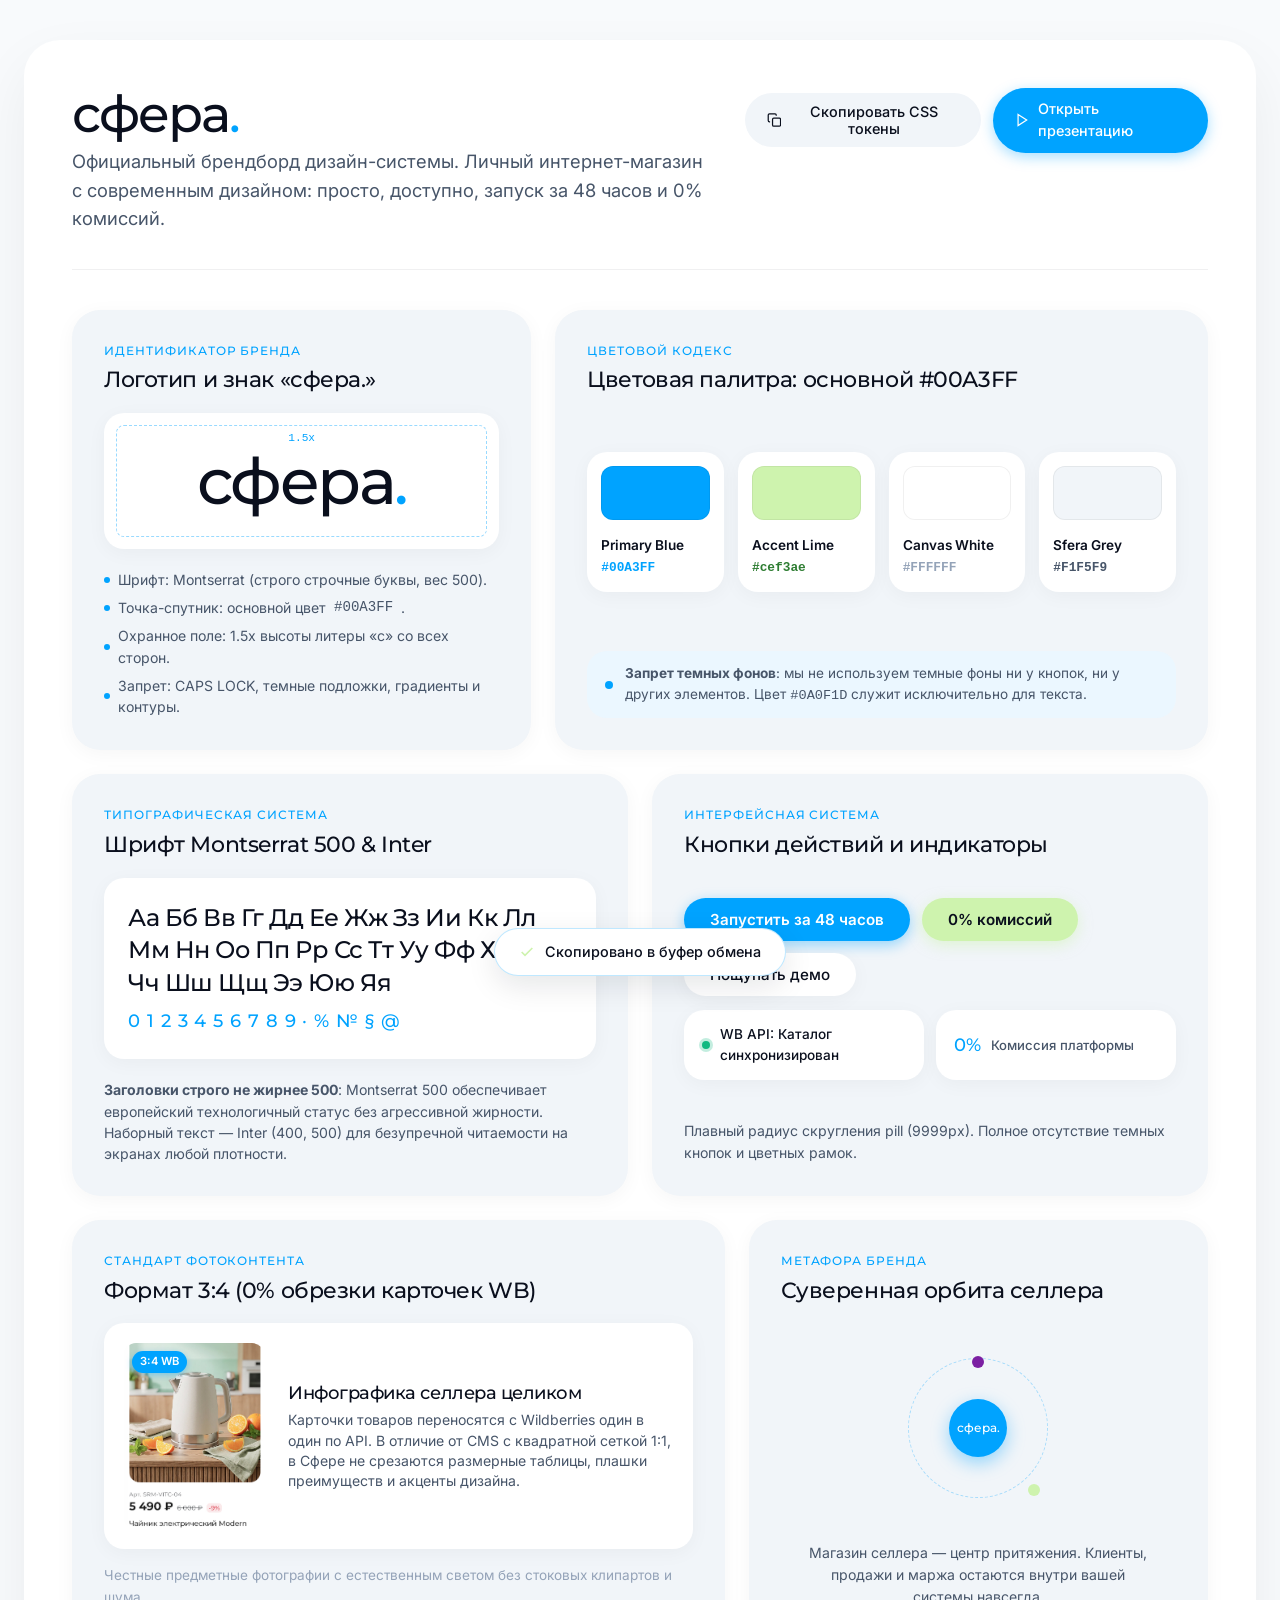
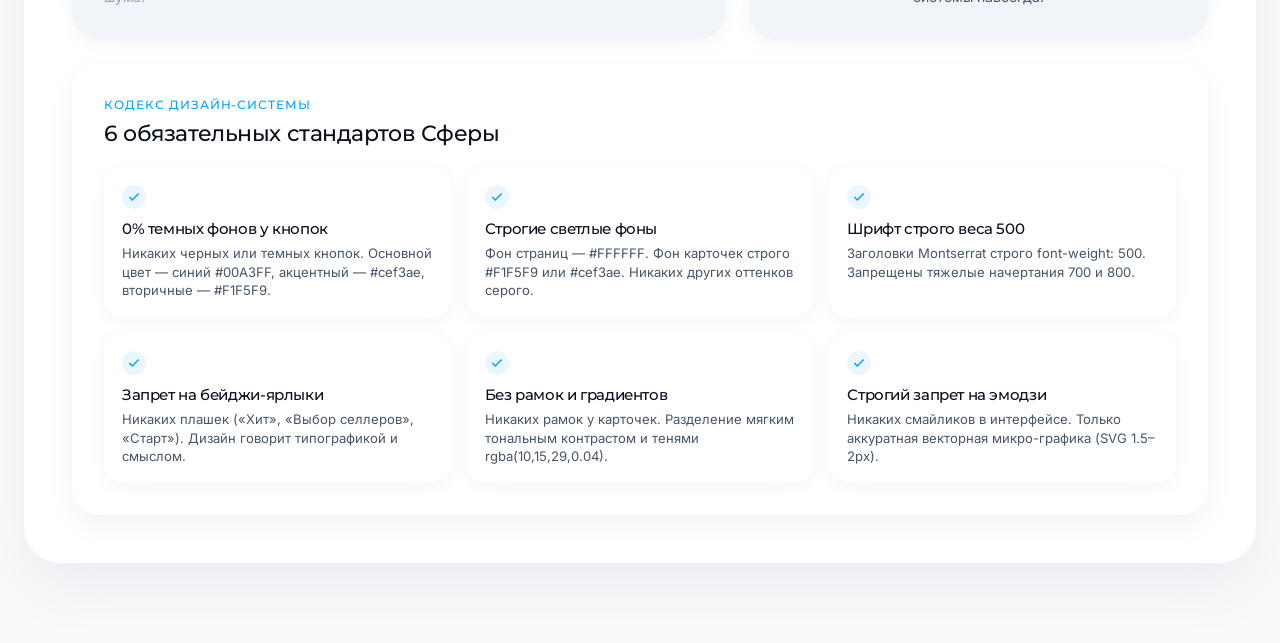
<file: brandboard.html>
<!DOCTYPE html>
<html lang="ru">

<head>
  <meta charset="UTF-8">
  <meta name="viewport" content="width=device-width, initial-scale=1.0">
  <title>Сфера. — Брендборд дизайн-системы</title>
  <meta name="description"
    content="Официальный брендборд платформы Сфера: основной цвет #00A3FF, палитра без темных фонов, типографика Montserrat 500, золотой стандарт 3:4 и UI-компоненты.">

  <!-- Шрифты: Montserrat (заголовки 500) и Inter (текст) -->
  <link rel="preconnect" href="https://fonts.googleapis.com">
  <link rel="preconnect" href="https://fonts.gstatic.com" crossorigin>
  <link
    href="https://fonts.googleapis.com/css2?family=Montserrat:wght@400;500&family=Inter:wght@400;500;600&display=swap"
    rel="stylesheet">

  <style>
    /* ==========================================================================
       СФЕРА. — ОФИЦИАЛЬНЫЙ БРЕНДБОРД (BRANDBOARD)
       1. Основной цвет — #00A3FF.
       2. Запрет на темные фоны у кнопок и элементов.
       3. Фоны карточек: строго #F1F5F9, #cef3ae или #FFFFFF.
       4. Заголовки строго font-weight: 500.
       5. Никаких рамок, никаких бейджей, никаких эмодзи.
       ========================================================================== */
    :root {
      --font-heading: 'Montserrat', -apple-system, BlinkMacSystemFont, 'Segoe UI', Roboto, sans-serif;
      --font-body: 'Inter', -apple-system, BlinkMacSystemFont, 'Segoe UI', Roboto, sans-serif;

      /* ОСНОВНОЙ ЦВЕТ */
      --color-primary: #00A3FF;
      --color-primary-hover: #008fe0;
      --color-primary-subtle: #EBF7FF;

      /* ФИРМЕННЫЙ САЛАТОВЫЙ АКЦЕНТ */
      --color-accent-lime: #cef3ae;
      --color-accent-hover: #c0ea9d;
      --color-accent-subtle: #F1FCE8;

      /* СВЕТЛЫЕ ФОНЫ */
      --color-canvas: #FFFFFF;
      --color-grey-card: #F1F5F9;
      --color-grey-hover: #E2E8F0;

      /* ТЕКСТ (ТОЛЬКО ДЛЯ ШРИФТА, НЕ ДЛЯ ФОНА ЭЛЕМЕНТОВ!) */
      --color-text-dark: #0A0F1D;
      --color-text-body: #475569;
      --color-text-muted: #94A3B8;

      --shadow-soft: 0 4px 20px rgba(10, 15, 29, 0.04);
      --shadow-card: 0 10px 30px rgba(10, 15, 29, 0.05);
      --shadow-float: 0 20px 40px rgba(10, 15, 29, 0.08);

      --radius-sm: 12px;
      --radius-md: 20px;
      --radius-lg: 28px;
      --radius-pill: 9999px;
    }

    *,
    *::before,
    *::after {
      box-sizing: border-box;
      margin: 0;
      padding: 0;
    }

    body {
      font-family: var(--font-body);
      background-color: #F8FAFC;
      color: var(--color-text-dark);
      line-height: 1.55;
      -webkit-font-smoothing: antialiased;
      padding: 40px 24px 80px;
    }

    h1,
    h2,
    h3,
    h4,
    h5,
    h6 {
      font-family: var(--font-heading);
      font-weight: 500 !important;
      letter-spacing: -0.025em;
      line-height: 1.25;
      color: var(--color-text-dark);
    }

    p {
      color: var(--color-text-body);
    }

    a {
      color: inherit;
      text-decoration: none;
    }

    button {
      font-family: inherit;
      cursor: pointer;
      border: none;
      outline: none;
      background: none;
    }

    /* ==========================================================================
       ХОЛСТ БРЕНДБОРДА (BOARD CANVAS)
       ========================================================================== */
    .brandboard-canvas {
      max-width: 1360px;
      margin: 0 auto;
      background: var(--color-canvas);
      border-radius: 36px;
      padding: 48px;
      box-shadow: 0 24px 60px rgba(10, 15, 29, 0.06);
    }

    /* Верхний блок: шапка брендборда */
    .board-header {
      display: flex;
      align-items: flex-start;
      justify-content: space-between;
      gap: 32px;
      padding-bottom: 36px;
      border-bottom: 1px solid rgba(10, 15, 29, 0.06);
      margin-bottom: 40px;
    }

    .brand-title-wrap {
      display: flex;
      flex-direction: column;
      gap: 8px;
    }

    .brand-logo-main {
      font-family: var(--font-heading);
      font-size: 3.2rem;
      font-weight: 500;
      letter-spacing: -0.04em;
      color: var(--color-text-dark);
      line-height: 1;
      display: flex;
      align-items: baseline;
    }

    .brand-logo-dot {
      color: var(--color-primary);
    }

    .brand-descriptor {
      font-size: 1.15rem;
      color: var(--color-text-body);
      max-width: 680px;
    }

    .board-actions {
      display: flex;
      align-items: center;
      gap: 12px;
    }

    .btn-action {
      padding: 10px 22px;
      border-radius: var(--radius-pill);
      font-size: 0.9rem;
      font-weight: 500;
      display: inline-flex;
      align-items: center;
      gap: 8px;
      transition: all 0.2s ease;
    }

    .btn-action-primary {
      background: var(--color-primary);
      color: #FFFFFF;
      box-shadow: 0 4px 14px rgba(0, 163, 255, 0.35);
    }

    .btn-action-primary:hover {
      background: var(--color-primary-hover);
      transform: translateY(-1px);
    }

    .btn-action-secondary {
      background: var(--color-grey-card);
      color: var(--color-text-dark);
    }

    .btn-action-secondary:hover {
      background: var(--color-grey-hover);
    }

    /* ==========================================================================
       МОЗАИКА БРЕНДБОРДА (BOARD MOSAIC GRID)
       ========================================================================== */
    .board-grid {
      display: grid;
      grid-template-columns: repeat(12, 1fr);
      gap: 24px;
    }

    .tile {
      background: var(--color-grey-card);
      border-radius: var(--radius-lg);
      padding: 32px;
      position: relative;
      box-shadow: var(--shadow-soft);
      display: flex;
      flex-direction: column;
      justify-content: space-between;
    }

    .tile-white {
      background: var(--color-canvas);
      box-shadow: var(--shadow-card);
    }

    .tile-accent-lime {
      background: var(--color-accent-lime);
      color: var(--color-text-dark);
    }

    .tile-primary-subtle {
      background: var(--color-primary-subtle);
    }

    .tile-head {
      margin-bottom: 20px;
    }

    .tile-category {
      font-family: var(--font-heading);
      font-size: 0.75rem;
      font-weight: 500;
      color: var(--color-primary);
      letter-spacing: 0.08em;
      text-transform: uppercase;
      margin-bottom: 6px;
    }

    .tile-title {
      font-size: 1.35rem;
      letter-spacing: -0.02em;
    }

    /* РАЗМЕРЫ ТАЙЛОВ В СЕТКЕ */
    .span-4 {
      grid-column: span 4;
    }

    .span-5 {
      grid-column: span 5;
    }

    .span-6 {
      grid-column: span 6;
    }

    .span-7 {
      grid-column: span 7;
    }

    .span-8 {
      grid-column: span 8;
    }

    .span-12 {
      grid-column: span 12;
    }

    /* ==========================================================================
       ТАЙЛ 1: ЛОГОТИП И ОХРАННОЕ ПОЛЕ
       ========================================================================== */
    .logo-specimen-stage {
      background: var(--color-canvas);
      border-radius: var(--radius-md);
      padding: 36px 48px;
      display: flex;
      flex-direction: column;
      align-items: center;
      justify-content: center;
      position: relative;
      margin-bottom: 20px;
      box-shadow: var(--shadow-soft);
    }

    .logo-safe-guide {
      position: absolute;
      top: 12px;
      bottom: 12px;
      left: 12px;
      right: 12px;
      border: 1px dashed rgba(0, 163, 255, 0.4);
      border-radius: 8px;
      pointer-events: none;
    }

    .safe-tag {
      position: absolute;
      top: 4px;
      left: 50%;
      transform: translateX(-50%);
      font-family: monospace;
      font-size: 0.7rem;
      color: var(--color-primary);
      background: #FFFFFF;
      padding: 0 4px;
    }

    .logo-large-display {
      font-family: var(--font-heading);
      font-size: 4rem;
      font-weight: 500;
      letter-spacing: -0.04em;
      color: var(--color-text-dark);
      line-height: 1;
    }

    .logo-features-list {
      display: flex;
      flex-direction: column;
      gap: 6px;
      font-size: 0.88rem;
      color: var(--color-text-body);
    }

    .logo-features-list li {
      list-style: none;
      display: flex;
      align-items: center;
      gap: 8px;
    }

    .bullet-blue {
      width: 6px;
      height: 6px;
      border-radius: var(--radius-pill);
      background: var(--color-primary);
      flex-shrink: 0;
    }

    /* ==========================================================================
       ТАЙЛ 2: ЦВЕТОВЫЕ ТОКЕНЫ (КЛИК ДЛЯ КОПИРОВАНИЯ)
       ========================================================================== */
    .palette-swatches-row {
      display: grid;
      grid-template-columns: repeat(4, 1fr);
      gap: 14px;
      margin-bottom: 20px;
    }

    .board-swatch {
      background: var(--color-canvas);
      border-radius: var(--radius-md);
      padding: 14px;
      box-shadow: var(--shadow-soft);
      cursor: pointer;
      transition: transform 0.2s ease;
      display: flex;
      flex-direction: column;
      justify-content: space-between;
      min-height: 140px;
    }

    .board-swatch:hover {
      transform: translateY(-2px);
    }

    .swatch-color-box {
      height: 54px;
      border-radius: var(--radius-sm);
      margin-bottom: 10px;
      box-shadow: inset 0 0 0 1px rgba(0, 0, 0, 0.06);
    }

    .swatch-name-label {
      font-size: 0.85rem;
      font-weight: 600;
      color: var(--color-text-dark);
      margin-bottom: 2px;
    }

    .swatch-hex-code {
      font-family: monospace;
      font-size: 0.8rem;
      color: var(--color-primary);
      font-weight: 600;
    }

    .rule-callout-pill {
      background: var(--color-primary-subtle);
      border-radius: var(--radius-md);
      padding: 12px 18px;
      font-size: 0.85rem;
      color: var(--color-text-body);
      display: flex;
      align-items: center;
      gap: 12px;
    }

    .rule-pill-dot {
      width: 8px;
      height: 8px;
      border-radius: var(--radius-pill);
      background: var(--color-primary);
      flex-shrink: 0;
    }

    /* ==========================================================================
       ТАЙЛ 3: ТИПОГРАФИКА (MONTSERRAT 500)
       ========================================================================== */
    .type-alphabet-box {
      background: var(--color-canvas);
      border-radius: var(--radius-md);
      padding: 24px;
      margin-bottom: 20px;
      box-shadow: var(--shadow-soft);
    }

    .type-glyph-display {
      font-family: var(--font-heading);
      font-size: 1.5rem;
      font-weight: 500;
      letter-spacing: -0.02em;
      color: var(--color-text-dark);
      margin-bottom: 8px;
      line-height: 1.35;
    }

    .type-digits-display {
      font-family: var(--font-heading);
      font-size: 1.15rem;
      font-weight: 500;
      color: var(--color-primary);
      letter-spacing: 0.05em;
    }

    .type-rules-summary {
      font-size: 0.88rem;
      color: var(--color-text-body);
      line-height: 1.5;
    }

    /* ==========================================================================
       ТАЙЛ 4: КНОПКИ И МИКРО-ГРАФИКА (БЕЗ ТЕМНЫХ ФОНОВ)
       ========================================================================== */
    .ui-showcase-stack {
      display: flex;
      flex-direction: column;
      gap: 14px;
      margin-bottom: 20px;
    }

    .btn-showcase-row {
      display: flex;
      align-items: center;
      gap: 12px;
      flex-wrap: wrap;
    }

    .sfera-btn-primary {
      padding: 12px 26px;
      background: var(--color-primary);
      color: #FFFFFF;
      font-weight: 600;
      font-size: 0.95rem;
      border-radius: var(--radius-pill);
      box-shadow: 0 4px 14px rgba(0, 163, 255, 0.4);
      display: inline-flex;
      align-items: center;
      gap: 8px;
      transition: all 0.2s ease;
    }

    .sfera-btn-primary:hover {
      background: var(--color-primary-hover);
      transform: translateY(-1px);
    }

    .sfera-btn-accent {
      padding: 12px 26px;
      background: var(--color-accent-lime);
      color: var(--color-text-dark);
      font-weight: 600;
      font-size: 0.95rem;
      border-radius: var(--radius-pill);
      box-shadow: 0 4px 14px rgba(206, 243, 174, 0.5);
      transition: all 0.2s ease;
    }

    .sfera-btn-accent:hover {
      background: var(--color-accent-hover);
      transform: translateY(-1px);
    }

    .sfera-btn-secondary {
      padding: 12px 26px;
      background: var(--color-canvas);
      color: var(--color-text-dark);
      font-weight: 500;
      font-size: 0.95rem;
      border-radius: var(--radius-pill);
      box-shadow: var(--shadow-soft);
      transition: all 0.2s ease;
    }

    .sfera-btn-secondary:hover {
      background: #FFFFFF;
      transform: translateY(-1px);
    }

    /* Микро-виджеты: API статус и метрика */
    .widgets-row {
      display: grid;
      grid-template-columns: 1fr 1fr;
      gap: 12px;
    }

    .widget-capsule {
      background: var(--color-canvas);
      border-radius: var(--radius-md);
      padding: 14px 18px;
      box-shadow: var(--shadow-soft);
      display: flex;
      align-items: center;
      gap: 10px;
      font-size: 0.85rem;
      font-weight: 500;
      color: var(--color-text-dark);
    }

    .live-pulse-dot {
      width: 8px;
      height: 8px;
      border-radius: var(--radius-pill);
      background: #10B981;
      box-shadow: 0 0 0 3px rgba(16, 185, 129, 0.25);
      animation: pulseGreen 2s infinite;
      flex-shrink: 0;
    }

    @keyframes pulseGreen {
      0% {
        box-shadow: 0 0 0 0 rgba(16, 185, 129, 0.5);
      }
      70% {
        box-shadow: 0 0 0 8px rgba(16, 185, 129, 0);
      }
      100% {
        box-shadow: 0 0 0 0 rgba(16, 185, 129, 0);
      }
    }

    /* ==========================================================================
       ТАЙЛ 5: ВИЗУАЛЬНЫЙ СТАНДАРТ 3:4 (РЕАЛЬНЫЙ ТОВАР WB)
       ========================================================================== */
    .aspect-card-preview {
      display: flex;
      align-items: center;
      gap: 24px;
      background: var(--color-canvas);
      border-radius: var(--radius-md);
      padding: 20px;
      box-shadow: var(--shadow-soft);
      margin-bottom: 16px;
    }

    .product-mock-34 {
      width: 140px;
      height: 186px;
      /* ровно пропорция 3:4 */
      border-radius: 12px;
      overflow: hidden;
      flex-shrink: 0;
      background: #F1F5F9;
      position: relative;
    }

    .product-mock-34 img {
      width: 100%;
      height: 100%;
      object-fit: cover;
    }

    .aspect-tag-badge {
      position: absolute;
      top: 8px;
      left: 8px;
      background: var(--color-primary);
      color: #FFFFFF;
      font-size: 0.7rem;
      font-weight: 600;
      padding: 2px 8px;
      border-radius: var(--radius-pill);
      box-shadow: 0 2px 6px rgba(0, 163, 255, 0.4);
    }

    .aspect-info-meta {
      display: flex;
      flex-direction: column;
      gap: 6px;
    }

    .aspect-info-meta h4 {
      font-size: 1.15rem;
    }

    .aspect-info-meta p {
      font-size: 0.88rem;
      color: var(--color-text-body);
      line-height: 1.45;
    }

    /* ==========================================================================
       ТАЙЛ 6: ОРБИТАЛЬНАЯ КОНЦЕПЦИЯ (СУВЕРЕНИТЕТ СЕЛЛЕРА)
       ========================================================================== */
    .orbital-mini-system {
      width: 160px;
      height: 160px;
      position: relative;
      margin: 10px auto 20px;
    }

    .orbit-mini-ring {
      position: absolute;
      top: 50%;
      left: 50%;
      transform: translate(-50%, -50%);
      border-radius: var(--radius-pill);
      border: 1px dashed rgba(0, 163, 255, 0.3);
      width: 140px;
      height: 140px;
      animation: spinMini 25s linear infinite;
    }

    .orbit-center-orb {
      position: absolute;
      top: 50%;
      left: 50%;
      transform: translate(-50%, -50%);
      width: 58px;
      height: 58px;
      background: var(--color-primary);
      border-radius: var(--radius-pill);
      display: flex;
      flex-direction: column;
      align-items: center;
      justify-content: center;
      color: #FFFFFF;
      box-shadow: 0 6px 18px rgba(0, 163, 255, 0.4);
    }

    .mini-sat-wb {
      position: absolute;
      top: 8px;
      left: 50%;
      transform: translateX(-50%);
      width: 12px;
      height: 12px;
      border-radius: var(--radius-pill);
      background: #7B1FA2;
    }

    .mini-sat-client {
      position: absolute;
      bottom: 12px;
      right: 18px;
      width: 12px;
      height: 12px;
      border-radius: var(--radius-pill);
      background: var(--color-accent-lime);
    }

    @keyframes spinMini {
      from {
        transform: translate(-50%, -50%) rotate(0deg);
      }
      to {
        transform: translate(-50%, -50%) rotate(360deg);
      }
    }

    /* ==========================================================================
       ТАЙЛ 7: КОДЕКС ПРАВИЛ (СТРОГИЕ СТАНДАРТЫ GEMINI.MD)
       ========================================================================== */
    .rules-checklist-grid {
      display: grid;
      grid-template-columns: repeat(3, 1fr);
      gap: 16px;
    }

    .rule-check-card {
      background: var(--color-canvas);
      border-radius: var(--radius-md);
      padding: 18px;
      box-shadow: var(--shadow-soft);
      display: flex;
      flex-direction: column;
      gap: 6px;
    }

    .rule-check-icon {
      width: 24px;
      height: 24px;
      border-radius: var(--radius-pill);
      background: var(--color-primary-subtle);
      color: var(--color-primary);
      display: flex;
      align-items: center;
      justify-content: center;
      margin-bottom: 4px;
    }

    .rule-check-card h5 {
      font-size: 0.95rem;
      color: var(--color-text-dark);
    }

    .rule-check-card p {
      font-size: 0.82rem;
      color: var(--color-text-body);
      line-height: 1.4;
    }

    /* Тост копирования — строго светлый фон */
    .toast-feedback {
      position: fixed;
      bottom: 24px;
      left: 50%;
      transform: translateX(-50%) translateY(100px);
      background: var(--color-canvas);
      color: var(--color-text-dark);
      padding: 12px 24px;
      border-radius: var(--radius-pill);
      font-size: 0.9rem;
      font-weight: 500;
      box-shadow: 0 10px 30px rgba(10, 15, 29, 0.1);
      border: 1px solid rgba(0, 163, 255, 0.25);
      transition: transform 0.3s cubic-bezier(0.16, 1, 0.3, 1);
      z-index: 1000;
      display: flex;
      align-items: center;
      gap: 10px;
    }

    .toast-feedback.show {
      transform: translateX(-50%) translateY(0);
    }

    /* Адаптивность для экранов */
    @media (max-width: 1024px) {
      .span-4,
      .span-5,
      .span-6,
      .span-7,
      .span-8 {
        grid-column: span 12;
      }

      .board-header {
        flex-direction: column;
        align-items: flex-start;
      }

      .rules-checklist-grid {
        grid-template-columns: 1fr;
      }

      .palette-swatches-row {
        grid-template-columns: repeat(2, 1fr);
      }
    }

    @media print {
      body {
        padding: 0;
        background: #FFFFFF;
      }
      .brandboard-canvas {
        box-shadow: none;
        padding: 20px;
        border-radius: 0;
      }
      .board-actions {
        display: none;
      }
    }
  </style>
</head>

<body>

  <div class="brandboard-canvas">

    <!-- =========================================================
         ШАПКА БРЕНДБОРДА
    ========================================================= -->
    <header class="board-header">
      <div class="brand-title-wrap">
        <div class="brand-logo-main">
          <span>сфера</span><span class="brand-logo-dot">.</span>
        </div>
        <p class="brand-descriptor">
          Официальный брендборд дизайн-системы. Личный интернет-магазин с современным дизайном:
          просто, доступно, запуск за 48 часов и 0% комиссий.
        </p>
      </div>

      <div class="board-actions">
        <button class="btn-action btn-action-secondary" onclick="copyCssTokens()">
          <svg width="16" height="16" viewBox="0 0 24 24" fill="none" stroke="currentColor" stroke-width="2">
            <rect x="9" y="9" width="13" height="13" rx="2" ry="2" />
            <path d="M5 15H4a2 2 0 0 1-2-2V4a2 2 0 0 1 2-2h9a2 2 0 0 1 2 2v1" />
          </svg>
          <span>Скопировать CSS токены</span>
        </button>

        <a href="identity.html" class="btn-action btn-action-primary">
          <svg width="16" height="16" viewBox="0 0 24 24" fill="none" stroke="currentColor" stroke-width="2">
            <polygon points="5 3 19 12 5 21 5 3" />
          </svg>
          <span>Открыть презентацию</span>
        </a>
      </div>
    </header>

    <!-- =========================================================
         СЕТКА БРЕНДБОРДА (BRANDBOARD MOSAIC)
    ========================================================= -->
    <main class="board-grid">

      <!-- 1. ЛОГОТИП И ЗНАК (SPAN 5) -->
      <article class="tile span-5">
        <div class="tile-head">
          <div class="tile-category">Идентификатор бренда</div>
          <h2 class="tile-title">Логотип и знак «сфера.»</h2>
        </div>

        <div class="logo-specimen-stage">
          <div class="logo-safe-guide">
            <span class="safe-tag">1.5x</span>
          </div>
          <div class="logo-large-display">
            <span>сфера</span><span style="color: var(--color-primary);">.</span>
          </div>
        </div>

        <ul class="logo-features-list">
          <li><span class="bullet-blue"></span> Шрифт: Montserrat (строго строчные буквы, вес 500).</li>
          <li><span class="bullet-blue"></span> Точка-спутник: основной цвет <code>#00A3FF</code>.</li>
          <li><span class="bullet-blue"></span> Охранное поле: 1.5x высоты литеры «с» со всех сторон.</li>
          <li><span class="bullet-blue"></span> Запрет: CAPS LOCK, темные подложки, градиенты и контуры.</li>
        </ul>
      </article>

      <!-- 2. ЦВЕТОВАЯ ПАЛИТРА (SPAN 7) -->
      <article class="tile span-7">
        <div class="tile-head">
          <div class="tile-category">Цветовой кодекс</div>
          <h2 class="tile-title">Цветовая палитра: основной #00A3FF</h2>
        </div>

        <div class="palette-swatches-row">
          <!-- Sfera Primary -->
          <div class="board-swatch" onclick="copySwatch('#00A3FF', 'Sfera Primary')">
            <div class="swatch-color-box" style="background: #00A3FF;"></div>
            <div>
              <div class="swatch-name-label">Primary Blue</div>
              <div class="swatch-hex-code">#00A3FF</div>
            </div>
          </div>

          <!-- Sfera Accent Lime -->
          <div class="board-swatch" onclick="copySwatch('#cef3ae', 'Sfera Accent Lime')">
            <div class="swatch-color-box" style="background: #cef3ae;"></div>
            <div>
              <div class="swatch-name-label">Accent Lime</div>
              <div class="swatch-hex-code" style="color: #2E7D32;">#cef3ae</div>
            </div>
          </div>

          <!-- Canvas White -->
          <div class="board-swatch" onclick="copySwatch('#FFFFFF', 'Canvas White')">
            <div class="swatch-color-box" style="background: #FFFFFF;"></div>
            <div>
              <div class="swatch-name-label">Canvas White</div>
              <div class="swatch-hex-code" style="color: var(--color-text-muted);">#FFFFFF</div>
            </div>
          </div>

          <!-- Sfera Grey -->
          <div class="board-swatch" onclick="copySwatch('#F1F5F9', 'Sfera Grey')">
            <div class="swatch-color-box" style="background: #F1F5F9;"></div>
            <div>
              <div class="swatch-name-label">Sfera Grey</div>
              <div class="swatch-hex-code" style="color: var(--color-text-body);">#F1F5F9</div>
            </div>
          </div>
        </div>

        <div class="rule-callout-pill">
          <span class="rule-pill-dot"></span>
          <span>
            <strong>Запрет темных фонов</strong>: мы не используем темные фоны ни у кнопок, ни у других элементов.
            Цвет <code>#0A0F1D</code> служит исключительно для текста.
          </span>
        </div>
      </article>

      <!-- 3. ТИПОГРАФИКА: СТАНДАРТ 500 (SPAN 6) -->
      <article class="tile span-6">
        <div class="tile-head">
          <div class="tile-category">Типографическая система</div>
          <h2 class="tile-title">Шрифт Montserrat 500 & Inter</h2>
        </div>

        <div class="type-alphabet-box">
          <div class="type-glyph-display">
            Аа Бб Вв Гг Дд Ее Жж Зз Ии Кк Лл Мм Нн Оо Пп Рр Сс Тт Уу Фф Хх Цц Чч Шш Щщ Ээ Юю Яя
          </div>
          <div class="type-digits-display">
            0 1 2 3 4 5 6 7 8 9 · % № § @
          </div>
        </div>

        <div class="type-rules-summary">
          <p>
            <strong>Заголовки строго не жирнее 500</strong>: Montserrat 500 обеспечивает европейский технологичный статус
            без агрессивной жирности. Наборный текст — Inter (400, 500) для безупречной читаемости на экранах любой плотности.
          </p>
        </div>
      </article>

      <!-- 4. КНОПКИ И МИКРО-ГРАФИКА (SPAN 6) -->
      <article class="tile span-6">
        <div class="tile-head">
          <div class="tile-category">Интерфейсная система</div>
          <h2 class="tile-title">Кнопки действий и индикаторы</h2>
        </div>

        <div class="ui-showcase-stack">
          <!-- Кнопки: основная, акцентная, вторичная -->
          <div class="btn-showcase-row">
            <button class="sfera-btn-primary">
              <span>Запустить за 48 часов</span>
            </button>
            <button class="sfera-btn-accent">
              <span>0% комиссий</span>
            </button>
            <button class="sfera-btn-secondary">
              <span>Пощупать демо</span>
            </button>
          </div>

          <!-- Виджеты статусов -->
          <div class="widgets-row">
            <div class="widget-capsule">
              <span class="live-pulse-dot"></span>
              <span>WB API: Каталог синхронизирован</span>
            </div>

            <div class="widget-capsule">
              <span style="font-family: var(--font-heading); font-size: 1.15rem; font-weight: 500; color: var(--color-primary);">0%</span>
              <span style="font-size: 0.82rem; color: var(--color-text-body);">Комиссия платформы</span>
            </div>
          </div>
        </div>

        <div style="font-size: 0.88rem; color: var(--color-text-body);">
          Плавный радиус скругления pill (9999px). Полное отсутствие темных кнопок и цветных рамок.
        </div>
      </article>

      <!-- 5. ВИЗУАЛЬНЫЙ СТАНДАРТ 3:4 (SPAN 7) -->
      <article class="tile span-7">
        <div class="tile-head">
          <div class="tile-category">Стандарт фотоконтента</div>
          <h2 class="tile-title">Формат 3:4 (0% обрезки карточек WB)</h2>
        </div>

        <div class="aspect-card-preview">
          <div class="product-mock-34">
            <img src="img/product-card-electric-kettle-modern.jpg" alt="Товар в формате 3:4"
              onerror="this.style.display='none'">
            <span class="aspect-tag-badge">3:4 WB</span>
          </div>

          <div class="aspect-info-meta">
            <h4>Инфографика селлера целиком</h4>
            <p>
              Карточки товаров переносятся с Wildberries один в один по API. В отличие от CMS с квадратной сеткой 1:1,
              в Сфере не срезаются размерные таблицы, плашки преимуществ и акценты дизайна.
            </p>
          </div>
        </div>

        <div style="font-size: 0.85rem; color: var(--color-text-muted);">
          Честные предметные фотографии с естественным светом без стоковых клипартов и шума.
        </div>
      </article>

      <!-- 6. СУВЕРЕННАЯ ОРБИТА (SPAN 5) -->
      <article class="tile span-5" style="text-align: center;">
        <div class="tile-head" style="text-align: left;">
          <div class="tile-category">Метафора бренда</div>
          <h2 class="tile-title">Суверенная орбита селлера</h2>
        </div>

        <div class="orbital-mini-system">
          <div class="orbit-mini-ring"></div>
          <div class="mini-sat-wb" title="Wildberries Catalog"></div>
          <div class="mini-sat-client" title="Собственная база"></div>
          <div class="orbit-center-orb">
            <span style="font-family: var(--font-heading); font-size: 0.75rem; font-weight: 500;">сфера.</span>
          </div>
        </div>

        <p style="font-size: 0.88rem; color: var(--color-text-body); max-width: 340px; margin: 0 auto;">
          Магазин селлера — центр притяжения. Клиенты, продажи и маржа остаются внутри вашей системы навсегда.
        </p>
      </article>

      <!-- 7. ЗОЛОТЫЕ ПРАВИЛА GEMINI.MD (SPAN 12) -->
      <article class="tile span-12 tile-white">
        <div class="tile-head">
          <div class="tile-category">Кодекс дизайн-системы</div>
          <h2 class="tile-title">6 обязательных стандартов Сферы</h2>
        </div>

        <div class="rules-checklist-grid">
          <div class="rule-check-card">
            <div class="rule-check-icon">
              <svg width="14" height="14" viewBox="0 0 24 24" fill="none" stroke="currentColor" stroke-width="2.5">
                <polyline points="20 6 9 17 4 12" />
              </svg>
            </div>
            <h5>0% темных фонов у кнопок</h5>
            <p>Никаких черных или темных кнопок. Основной цвет — синий #00A3FF, акцентный — #cef3ae, вторичные — #F1F5F9.</p>
          </div>

          <div class="rule-check-card">
            <div class="rule-check-icon">
              <svg width="14" height="14" viewBox="0 0 24 24" fill="none" stroke="currentColor" stroke-width="2.5">
                <polyline points="20 6 9 17 4 12" />
              </svg>
            </div>
            <h5>Строгие светлые фоны</h5>
            <p>Фон страниц — #FFFFFF. Фон карточек строго #F1F5F9 или #cef3ae. Никаких других оттенков серого.</p>
          </div>

          <div class="rule-check-card">
            <div class="rule-check-icon">
              <svg width="14" height="14" viewBox="0 0 24 24" fill="none" stroke="currentColor" stroke-width="2.5">
                <polyline points="20 6 9 17 4 12" />
              </svg>
            </div>
            <h5>Шрифт строго веса 500</h5>
            <p>Заголовки Montserrat строго font-weight: 500. Запрещены тяжелые начертания 700 и 800.</p>
          </div>

          <div class="rule-check-card">
            <div class="rule-check-icon">
              <svg width="14" height="14" viewBox="0 0 24 24" fill="none" stroke="currentColor" stroke-width="2.5">
                <polyline points="20 6 9 17 4 12" />
              </svg>
            </div>
            <h5>Запрет на бейджи-ярлыки</h5>
            <p>Никаких плашек («Хит», «Выбор селлеров», «Старт»). Дизайн говорит типографикой и смыслом.</p>
          </div>

          <div class="rule-check-card">
            <div class="rule-check-icon">
              <svg width="14" height="14" viewBox="0 0 24 24" fill="none" stroke="currentColor" stroke-width="2.5">
                <polyline points="20 6 9 17 4 12" />
              </svg>
            </div>
            <h5>Без рамок и градиентов</h5>
            <p>Никаких рамок у карточек. Разделение мягким тональным контрастом и тенями rgba(10,15,29,0.04).</p>
          </div>

          <div class="rule-check-card">
            <div class="rule-check-icon">
              <svg width="14" height="14" viewBox="0 0 24 24" fill="none" stroke="currentColor" stroke-width="2.5">
                <polyline points="20 6 9 17 4 12" />
              </svg>
            </div>
            <h5>Строгий запрет на эмодзи</h5>
            <p>Никаких смайликов в интерфейсе. Только аккуратная векторная микро-графика (SVG 1.5–2px).</p>
          </div>
        </div>
      </article>

    </main>

  </div>

  <!-- Всплывающее уведомление о копировании -->
  <div class="toast-feedback" id="boardToast">
    <svg width="16" height="16" viewBox="0 0 24 24" fill="none" stroke="#cef3ae" stroke-width="2.5">
      <polyline points="20 6 9 17 4 12" />
    </svg>
    <span id="toastMessage">Скопировано в буфер обмена</span>
  </div>

  <script>
    function showToast(text) {
      const toast = document.getElementById('boardToast');
      const msg = document.getElementById('toastMessage');
      if (toast && msg) {
        msg.textContent = text;
        toast.classList.add('show');
        setTimeout(() => toast.classList.remove('show'), 1800);
      }
    }

    function copySwatch(hex, name) {
      if (navigator.clipboard) {
        navigator.clipboard.writeText(hex).then(() => {
          showToast(`${name}: ${hex} скопирован`);
        });
      }
    }

    function copyCssTokens() {
      const tokens = `:root {
  --color-primary: #00A3FF;
  --color-accent-lime: #cef3ae;
  --color-canvas: #FFFFFF;
  --color-grey-card: #F1F5F9;
  --color-text-dark: #0A0F1D;
  --color-text-body: #475569;
  --font-heading: 'Montserrat', sans-serif; /* weight: 500 */
  --font-body: 'Inter', sans-serif;
  --radius-pill: 9999px;
}`;
      if (navigator.clipboard) {
        navigator.clipboard.writeText(tokens).then(() => {
          showToast('CSS токены скопированы');
        });
      }
    }
  </script>

</body>

</html>
</file>
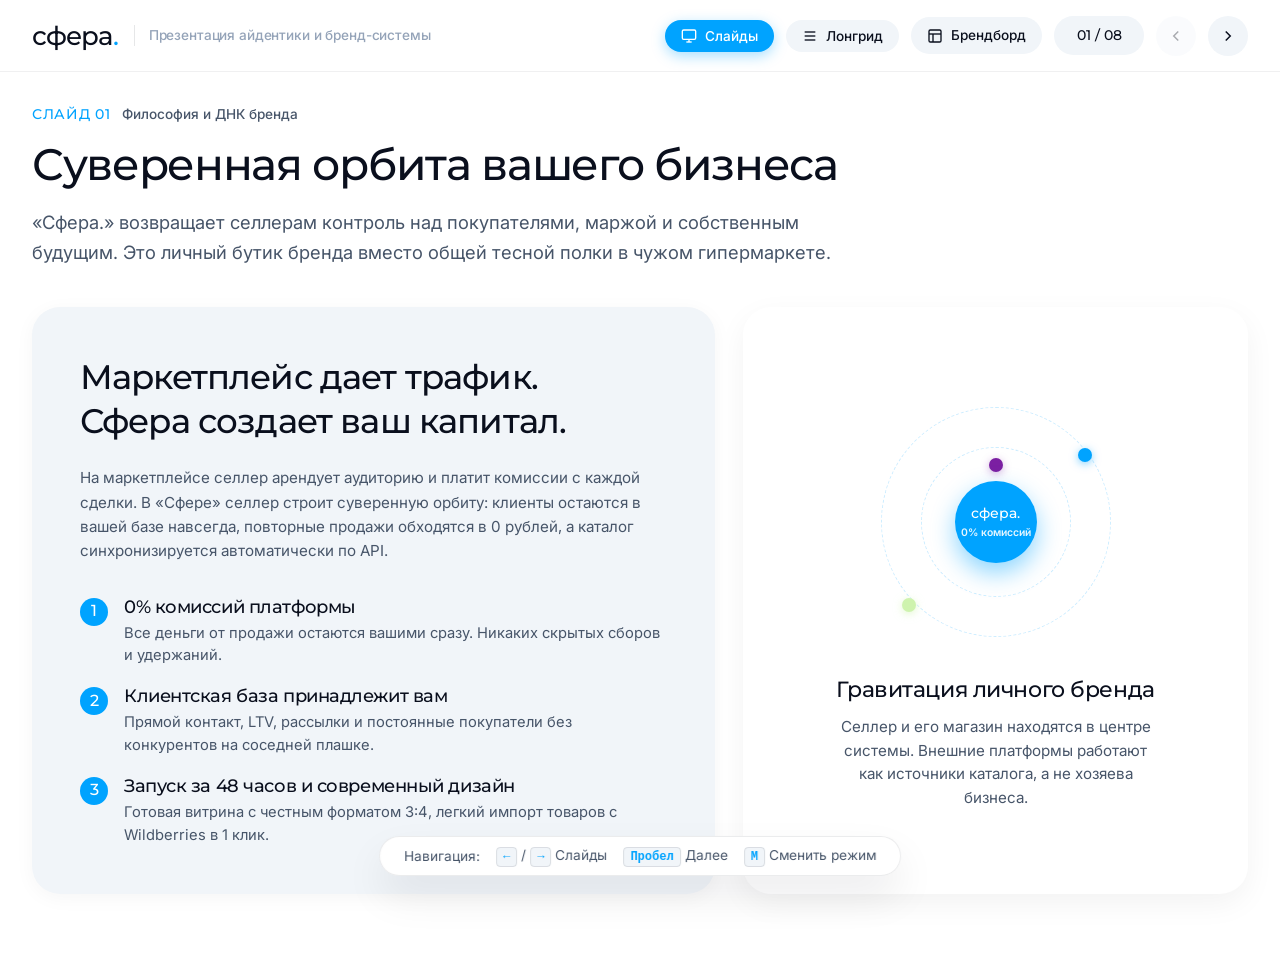
<file: identity.html>
<!DOCTYPE html>
<html lang="ru">

<head>
  <meta charset="UTF-8">
  <meta name="viewport" content="width=device-width, initial-scale=1.0">
  <title>Сфера. — Презентация айдентики и дизайн-системы</title>
  <meta name="description"
    content="Презентация айдентики Сферы: основной цвет #00A3FF, запрет темных фонов у кнопок и элементов, салатовый акцент #cef3ae, палитра, типографика 500 и формат 3:4.">

  <!-- Шрифты: Montserrat (заголовки со строгим font-weight 500) и Inter (текст) -->
  <link rel="preconnect" href="https://fonts.googleapis.com">
  <link rel="preconnect" href="https://fonts.gstatic.com" crossorigin>
  <link
    href="https://fonts.googleapis.com/css2?family=Montserrat:wght@400;500&family=Inter:wght@400;500;600&display=swap"
    rel="stylesheet">

  <style>
    /* ==========================================================================
       СФЕРА. — ДИЗАЙН-СИСТЕМА И СТРОГИЕ ПРАВИЛА
       1. Основной цвет — #00A3FF.
       2. Запрет на темные фоны: мы НЕ используем темные фоны ни у кнопок,
          ни у других элементов!
       3. Фоны карточек: строго чистый белый #FFFFFF, серый #F1F5F9 или салатовый #cef3ae.
       4. Заголовки font-weight: 500, никаких рамок у карточек, никаких бейджей, никаких эмодзи.
       ========================================================================== */
    :root {
      --font-heading: 'Montserrat', -apple-system, BlinkMacSystemFont, 'Segoe UI', Roboto, sans-serif;
      --font-body: 'Inter', -apple-system, BlinkMacSystemFont, 'Segoe UI', Roboto, sans-serif;

      /* ОСНОВНОЙ ЦВЕТ БРЕНДА */
      --color-primary: #00A3FF;
      --color-primary-hover: #008fe0;
      --color-primary-subtle: #E5F6FF;

      /* ФИРМЕННЫЙ САЛАТОВЫЙ АКЦЕНТ (0% комиссий) */
      --color-lime-accent: #cef3ae;
      --color-lime-hover: #c0ea9d;
      --color-lime-subtle: #F1FCE8;

      /* СВЕТЛЫЕ ФОНЫ КАРТОЧЕК И СТРАНИЦ */
      --color-canvas: #FFFFFF;
      --color-grey-card: #F1F5F9;
      --color-grey-hover: #E2E8F0;

      /* ЦВЕТ ТЕКСТА (ИСКЛЮЧИТЕЛЬНО ДЛЯ БУКВ, НЕ ДЛЯ ФОНА ЭЛЕМЕНТОВ!) */
      --color-text-dark: #0A0F1D;
      --color-text-body: #475569;
      --color-text-muted: #94A3B8;

      --shadow-soft: 0 4px 20px rgba(10, 15, 29, 0.04);
      --shadow-card: 0 10px 30px rgba(10, 15, 29, 0.05);
      --shadow-float: 0 20px 40px rgba(10, 15, 29, 0.08);

      --radius-sm: 12px;
      --radius-md: 20px;
      --radius-lg: 28px;
      --radius-pill: 9999px;

      --deck-header-height: 72px;
    }

    *,
    *::before,
    *::after {
      box-sizing: border-box;
      margin: 0;
      padding: 0;
    }

    body {
      font-family: var(--font-body);
      background-color: var(--color-canvas);
      color: var(--color-text-dark);
      line-height: 1.55;
      -webkit-font-smoothing: antialiased;
      overflow-x: hidden;
      min-height: 100vh;
    }

    h1,
    h2,
    h3,
    h4,
    h5,
    h6 {
      font-family: var(--font-heading);
      font-weight: 500 !important;
      letter-spacing: -0.025em;
      line-height: 1.25;
      color: var(--color-text-dark);
    }

    p {
      color: var(--color-text-body);
    }

    a {
      color: inherit;
      text-decoration: none;
    }

    button {
      font-family: inherit;
      cursor: pointer;
      border: none;
      outline: none;
      background: none;
    }

    /* ==========================================================================
       НАВИГАЦИОННАЯ ПАНЕЛЬ ПРЕЗЕНТАЦИИ (TOP BAR)
       ========================================================================== */
    .deck-topbar {
      position: sticky;
      top: 0;
      z-index: 200;
      height: var(--deck-header-height);
      background: rgba(255, 255, 255, 0.94);
      backdrop-filter: blur(16px);
      border-bottom: 1px solid rgba(10, 15, 29, 0.06);
      display: flex;
      align-items: center;
      justify-content: space-between;
      padding: 0 32px;
    }

    .brand-wrap {
      display: flex;
      align-items: center;
      gap: 16px;
    }

    .brand-logo-text {
      font-family: var(--font-heading);
      font-size: 1.6rem;
      font-weight: 500;
      letter-spacing: -0.035em;
      color: var(--color-text-dark);
    }

    .brand-logo-dot {
      color: var(--color-primary);
    }

    .deck-label {
      font-size: 0.85rem;
      font-weight: 500;
      color: var(--color-text-muted);
      letter-spacing: -0.01em;
      padding-left: 14px;
      border-left: 1px solid rgba(10, 15, 29, 0.1);
    }

    .deck-controls {
      display: flex;
      align-items: center;
      gap: 12px;
    }

    .slide-indicator {
      font-family: var(--font-heading);
      font-size: 0.9rem;
      font-weight: 500;
      color: var(--color-text-dark);
      padding: 8px 16px;
      background: var(--color-grey-card);
      border-radius: var(--radius-pill);
      min-width: 90px;
      text-align: center;
    }

    .nav-btn {
      width: 40px;
      height: 40px;
      border-radius: var(--radius-pill);
      background: var(--color-grey-card);
      display: flex;
      align-items: center;
      justify-content: center;
      color: var(--color-text-dark);
      transition: all 0.2s ease;
    }

    .nav-btn:hover {
      background: var(--color-primary-subtle);
      color: var(--color-primary);
      transform: translateY(-1px);
    }

    .nav-btn:disabled {
      opacity: 0.35;
      cursor: not-allowed;
      transform: none;
    }

    /* Кнопки переключения вида: активная кнопка использует ОСНОВНОЙ СИНИЙ #00A3FF, никакой темноты */
    .view-toggle-btn {
      padding: 8px 16px;
      background: var(--color-grey-card);
      border-radius: var(--radius-pill);
      font-size: 0.85rem;
      font-weight: 500;
      color: var(--color-text-dark);
      display: flex;
      align-items: center;
      gap: 8px;
      transition: all 0.2s ease;
    }

    .view-toggle-btn:hover {
      background: var(--color-grey-hover);
    }

    .view-toggle-btn.active {
      background: var(--color-primary);
      color: #FFFFFF;
      box-shadow: 0 4px 14px rgba(0, 163, 255, 0.35);
    }

    /* ==========================================================================
       КОНТЕЙНЕР СЛАЙДОВ (DECK CONTAINER)
       ========================================================================== */
    .deck-container {
      width: 100%;
      max-width: 1280px;
      margin: 0 auto;
      padding: 32px 32px 80px;
    }

    /* Режим слайдов: скрывать неактивные */
    .deck-mode-slides .slide-section {
      display: none;
      animation: fadeInSlide 0.35s cubic-bezier(0.16, 1, 0.3, 1) forwards;
    }

    .deck-mode-slides .slide-section.active {
      display: block;
    }

    /* Режим лонгрида: показывать все слайды подряд */
    .deck-mode-scroll .slide-section {
      display: block;
      margin-bottom: 96px;
      padding-bottom: 96px;
      border-bottom: 1px solid rgba(10, 15, 29, 0.06);
    }

    .deck-mode-scroll .slide-section:last-child {
      border-bottom: none;
      margin-bottom: 0;
      padding-bottom: 0;
    }

    @keyframes fadeInSlide {
      from {
        opacity: 0;
        transform: translateY(14px);
      }
      to {
        opacity: 1;
        transform: translateY(0);
      }
    }

    /* Каркас слайда */
    .slide-section {
      position: relative;
    }

    .slide-header {
      margin-bottom: 40px;
    }

    .slide-meta-row {
      display: flex;
      align-items: center;
      gap: 12px;
      margin-bottom: 12px;
    }

    .slide-number-tag {
      font-family: var(--font-heading);
      font-size: 0.85rem;
      font-weight: 500;
      color: var(--color-primary);
      letter-spacing: 0.05em;
      text-transform: uppercase;
    }

    .slide-category-title {
      font-size: 0.85rem;
      font-weight: 500;
      color: var(--color-text-body);
    }

    .slide-title {
      font-size: 2.75rem;
      margin-bottom: 16px;
      letter-spacing: -0.03em;
    }

    .slide-description {
      font-size: 1.15rem;
      color: var(--color-text-body);
      max-width: 820px;
      line-height: 1.6;
    }

    /* ==========================================================================
       КОМПОНЕНТЫ КАРТОЧЕК И СЕТОК (БЕЗ РАМОК, СТРОГО СВЕТЛЫЕ)
       ========================================================================== */
    .grid-2col {
      display: grid;
      grid-template-columns: repeat(2, 1fr);
      gap: 24px;
    }

    .grid-3col {
      display: grid;
      grid-template-columns: repeat(3, 1fr);
      gap: 24px;
    }

    .grid-4col {
      display: grid;
      grid-template-columns: repeat(4, 1fr);
      gap: 20px;
    }

    /* Карточки Сферы: серый фон строго #F1F5F9, без цветных рамок, мягкая тень */
    .sf-card {
      background: var(--color-grey-card);
      border-radius: var(--radius-lg);
      padding: 36px;
      position: relative;
      box-shadow: var(--shadow-soft);
      transition: transform 0.2s ease, box-shadow 0.2s ease;
    }

    .sf-card-white {
      background: var(--color-canvas);
      border-radius: var(--radius-lg);
      padding: 36px;
      position: relative;
      box-shadow: var(--shadow-card);
    }

    .sf-card-accent {
      background: var(--color-lime-accent);
      border-radius: var(--radius-lg);
      padding: 36px;
      position: relative;
      box-shadow: var(--shadow-card);
      color: var(--color-text-dark);
    }

    .sf-card-primary {
      background: var(--color-primary-subtle);
      border-radius: var(--radius-lg);
      padding: 36px;
      position: relative;
      box-shadow: var(--shadow-soft);
      color: var(--color-text-dark);
    }

    .sf-card-title {
      font-size: 1.35rem;
      margin-bottom: 12px;
      letter-spacing: -0.02em;
    }

    .sf-card-lead {
      font-size: 0.95rem;
      color: var(--color-text-body);
      line-height: 1.6;
    }

    /* ==========================================================================
       СЛАЙД 1: ИДЕЯ И ФИЛОСОФИЯ (ОРБИТАЛЬНАЯ КОНЦЕПЦИЯ)
       ========================================================================== */
    .hero-concept-showcase {
      display: grid;
      grid-template-columns: 1.15fr 0.85fr;
      gap: 28px;
      align-items: stretch;
    }

    .concept-big-card {
      background: var(--color-grey-card);
      border-radius: var(--radius-lg);
      padding: 48px;
      display: flex;
      flex-direction: column;
      justify-content: space-between;
      box-shadow: var(--shadow-soft);
      position: relative;
      overflow: hidden;
    }

    .concept-tagline {
      font-size: 2.1rem;
      font-weight: 500;
      line-height: 1.3;
      margin-bottom: 24px;
      letter-spacing: -0.025em;
    }

    .concept-pillars-list {
      display: flex;
      flex-direction: column;
      gap: 18px;
      margin-top: 32px;
    }

    .pillar-item {
      display: flex;
      align-items: flex-start;
      gap: 16px;
    }

    .pillar-num {
      font-family: var(--font-heading);
      font-size: 1rem;
      font-weight: 500;
      color: #FFFFFF;
      width: 28px;
      height: 28px;
      border-radius: var(--radius-pill);
      background: var(--color-primary);
      display: flex;
      align-items: center;
      justify-content: center;
      flex-shrink: 0;
      margin-top: 2px;
    }

    .pillar-text h4 {
      font-size: 1.1rem;
      margin-bottom: 4px;
    }

    .pillar-text p {
      font-size: 0.92rem;
      color: var(--color-text-body);
    }

    /* Орбитальная векторная визуализация (строго без темных точек) */
    .orbital-art-canvas {
      background: var(--color-canvas);
      border-radius: var(--radius-lg);
      padding: 36px;
      display: flex;
      flex-direction: column;
      align-items: center;
      justify-content: center;
      text-align: center;
      box-shadow: var(--shadow-card);
      position: relative;
      min-height: 440px;
    }

    .orbit-svg-system {
      width: 260px;
      height: 260px;
      position: relative;
      margin-bottom: 24px;
    }

    .orbit-center-node {
      position: absolute;
      top: 50%;
      left: 50%;
      transform: translate(-50%, -50%);
      width: 82px;
      height: 82px;
      background: var(--color-primary);
      border-radius: var(--radius-pill);
      display: flex;
      flex-direction: column;
      align-items: center;
      justify-content: center;
      box-shadow: 0 10px 24px rgba(0, 163, 255, 0.45);
      z-index: 3;
      color: #FFFFFF;
    }

    .orbit-center-label {
      font-family: var(--font-heading);
      font-size: 0.85rem;
      font-weight: 500;
      color: #FFFFFF;
    }

    .orbit-center-sub {
      font-size: 0.65rem;
      color: rgba(255, 255, 255, 0.9);
      font-weight: 600;
    }

    .orbit-ring {
      position: absolute;
      top: 50%;
      left: 50%;
      transform: translate(-50%, -50%);
      border-radius: var(--radius-pill);
      border: 1px dashed rgba(0, 163, 255, 0.2);
      pointer-events: none;
    }

    .orbit-ring-1 {
      width: 150px;
      height: 150px;
      animation: spinOrbit 30s linear infinite;
    }

    .orbit-ring-2 {
      width: 230px;
      height: 230px;
      animation: spinOrbit 45s linear infinite reverse;
    }

    .satellite-dot {
      position: absolute;
      width: 14px;
      height: 14px;
      border-radius: var(--radius-pill);
      background: var(--color-primary);
      box-shadow: 0 2px 8px rgba(0, 163, 255, 0.5);
    }

    .sat-wb {
      top: 10px;
      left: 50%;
      transform: translateX(-50%);
      background: #7B1FA2;
      box-shadow: 0 2px 8px rgba(123, 31, 162, 0.35);
    }

    .sat-client {
      bottom: 24px;
      left: 20px;
      background: var(--color-lime-accent);
      box-shadow: 0 2px 8px rgba(206, 243, 174, 0.6);
    }

    .sat-data {
      top: 40px;
      right: 18px;
      background: var(--color-primary);
    }

    @keyframes spinOrbit {
      from {
        transform: translate(-50%, -50%) rotate(0deg);
      }
      to {
        transform: translate(-50%, -50%) rotate(360deg);
      }
    }

    .orbit-caption {
      font-size: 0.95rem;
      color: var(--color-text-body);
      max-width: 320px;
    }

    /* ==========================================================================
       СЛАЙД 2: ЛОГОТИП И ОХРАННОЕ ПОЛЕ
       ========================================================================== */
    .logo-anatomy-card {
      background: var(--color-canvas);
      border-radius: var(--radius-lg);
      padding: 48px;
      box-shadow: var(--shadow-card);
      display: flex;
      flex-direction: column;
      align-items: center;
      justify-content: center;
      min-height: 280px;
      position: relative;
      margin-bottom: 24px;
    }

    .logo-display-stage {
      padding: 40px 60px;
      position: relative;
      display: inline-block;
      transition: background-color 0.3s ease;
      border-radius: var(--radius-md);
    }

    .logo-display-text {
      font-family: var(--font-heading);
      font-size: 5rem;
      font-weight: 500;
      letter-spacing: -0.04em;
      color: var(--color-text-dark);
      line-height: 1;
      display: flex;
      align-items: baseline;
    }

    .logo-display-dot {
      color: var(--color-primary);
      display: inline-block;
      margin-left: 2px;
    }

    /* Охранные направляющие */
    .safe-guide {
      position: absolute;
      border: 1px dashed rgba(0, 163, 255, 0.4);
      top: 0;
      left: 0;
      right: 0;
      bottom: 0;
      pointer-events: none;
      border-radius: 8px;
    }

    .safe-dimension-marker {
      position: absolute;
      font-family: monospace;
      font-size: 0.75rem;
      color: var(--color-primary);
      background: rgba(255, 255, 255, 0.95);
      padding: 2px 6px;
      border-radius: 4px;
    }

    .marker-top {
      top: 8px;
      left: 50%;
      transform: translateX(-50%);
    }

    .marker-left {
      left: 8px;
      top: 50%;
      transform: translateY(-50%);
    }

    /* Интерактивный переключатель фонов логотипа (кнопка активная — #00A3FF) */
    .bg-switcher-bar {
      display: flex;
      align-items: center;
      gap: 12px;
      margin-top: 20px;
    }

    .bg-switch-btn {
      padding: 8px 18px;
      font-size: 0.85rem;
      font-weight: 500;
      border-radius: var(--radius-pill);
      display: flex;
      align-items: center;
      gap: 8px;
      background: var(--color-grey-card);
      transition: all 0.2s ease;
    }

    .bg-switch-btn:hover {
      background: var(--color-grey-hover);
    }

    .bg-switch-btn.active {
      background: var(--color-primary);
      color: #FFFFFF;
      box-shadow: 0 4px 14px rgba(0, 163, 255, 0.35);
    }

    .swatch-pip {
      width: 14px;
      height: 14px;
      border-radius: var(--radius-pill);
      border: 1px solid rgba(0, 0, 0, 0.1);
    }

    /* Правила логотипа Do / Don't */
    .rule-card-item {
      background: var(--color-grey-card);
      border-radius: var(--radius-md);
      padding: 24px;
      box-shadow: var(--shadow-soft);
    }

    .rule-badge-status {
      display: inline-flex;
      align-items: center;
      gap: 6px;
      font-size: 0.8rem;
      font-weight: 600;
      margin-bottom: 14px;
    }

    .status-positive {
      color: #2E7D32;
    }

    .status-negative {
      color: #C62828;
    }

    .rule-visual-sample {
      height: 80px;
      display: flex;
      align-items: center;
      justify-content: center;
      background: var(--color-canvas);
      border-radius: var(--radius-sm);
      margin-bottom: 12px;
    }

    .sample-logo-text {
      font-family: var(--font-heading);
      font-size: 1.5rem;
      font-weight: 500;
    }

    .rule-desc {
      font-size: 0.85rem;
      color: var(--color-text-body);
      line-height: 1.5;
    }

    /* ==========================================================================
       СЛАЙД 3: ПАЛИТРА СФЕРЫ (ОСНОВНОЙ ЦВЕТ #00A3FF, НИКАКИХ ТЕМНЫХ ФОНОВ)
       ========================================================================== */
    .color-swatch-card {
      background: var(--color-grey-card);
      border-radius: var(--radius-lg);
      padding: 24px;
      box-shadow: var(--shadow-soft);
      display: flex;
      flex-direction: column;
      justify-content: space-between;
      min-height: 230px;
      transition: transform 0.2s ease;
      cursor: pointer;
    }

    .color-swatch-card:hover {
      transform: translateY(-3px);
    }

    .swatch-fill {
      height: 96px;
      border-radius: var(--radius-md);
      margin-bottom: 16px;
      position: relative;
      box-shadow: inset 0 0 0 1px rgba(0, 0, 0, 0.05);
    }

    .swatch-title {
      font-size: 1.15rem;
      margin-bottom: 4px;
    }

    .swatch-hex {
      font-family: monospace;
      font-size: 0.95rem;
      font-weight: 600;
      color: var(--color-primary);
      margin-bottom: 8px;
    }

    .swatch-role {
      font-size: 0.82rem;
      color: var(--color-text-body);
      line-height: 1.45;
    }

    .copy-hint {
      position: absolute;
      top: 8px;
      right: 8px;
      font-size: 0.7rem;
      background: rgba(255, 255, 255, 0.9);
      padding: 3px 8px;
      border-radius: var(--radius-pill);
      color: var(--color-text-dark);
      opacity: 0;
      transition: opacity 0.2s;
    }

    .color-swatch-card:hover .copy-hint {
      opacity: 1;
    }

    /* Строгий баннер-правило: никаких темных фонов */
    .no-dark-rule-box {
      margin-top: 24px;
      background: var(--color-primary-subtle);
      border-radius: var(--radius-lg);
      padding: 28px 32px;
      display: flex;
      align-items: center;
      gap: 24px;
      box-shadow: var(--shadow-soft);
    }

    .no-dark-icon {
      width: 48px;
      height: 48px;
      border-radius: var(--radius-pill);
      background: var(--color-primary);
      color: #FFFFFF;
      display: flex;
      align-items: center;
      justify-content: center;
      flex-shrink: 0;
    }

    .no-dark-text h4 {
      font-size: 1.15rem;
      color: var(--color-text-dark);
      margin-bottom: 4px;
    }

    .no-dark-text p {
      font-size: 0.92rem;
      color: var(--color-text-body);
      line-height: 1.5;
    }

    .palette-rationale-box {
      margin-top: 20px;
      background: var(--color-canvas);
      border-radius: var(--radius-lg);
      padding: 32px;
      box-shadow: var(--shadow-card);
      display: grid;
      grid-template-columns: repeat(3, 1fr);
      gap: 24px;
    }

    .rationale-col h4 {
      font-size: 1.1rem;
      margin-bottom: 8px;
    }

    .rationale-col p {
      font-size: 0.9rem;
      color: var(--color-text-body);
      line-height: 1.55;
    }

    /* ==========================================================================
       СЛАЙД 4: ТИПОГРАФИЧЕСКАЯ СИСТЕМА (СТРОГО <= 500)
       ========================================================================== */
    .type-specimen-grid {
      display: flex;
      flex-direction: column;
      gap: 20px;
    }

    .specimen-row {
      background: var(--color-grey-card);
      border-radius: var(--radius-md);
      padding: 24px 32px;
      display: grid;
      grid-template-columns: 180px 1fr 140px;
      align-items: center;
      gap: 24px;
      box-shadow: var(--shadow-soft);
    }

    .specimen-meta {
      font-family: monospace;
      font-size: 0.82rem;
      color: var(--color-text-muted);
      display: flex;
      flex-direction: column;
      gap: 2px;
    }

    .specimen-meta strong {
      font-family: var(--font-heading);
      color: var(--color-text-dark);
      font-size: 0.9rem;
      font-weight: 500;
    }

    .specimen-sample-display {
      font-family: var(--font-heading);
      font-size: 2.2rem;
      font-weight: 500;
      letter-spacing: -0.03em;
      line-height: 1.2;
    }

    .specimen-sample-h1 {
      font-family: var(--font-heading);
      font-size: 1.7rem;
      font-weight: 500;
      letter-spacing: -0.025em;
    }

    .specimen-sample-h2 {
      font-family: var(--font-heading);
      font-size: 1.35rem;
      font-weight: 500;
    }

    .specimen-sample-body {
      font-family: var(--font-body);
      font-size: 1rem;
      color: var(--color-text-body);
      line-height: 1.6;
    }

    .specimen-weight-badge {
      font-family: monospace;
      font-size: 0.8rem;
      color: var(--color-primary);
      background: var(--color-canvas);
      padding: 6px 12px;
      border-radius: var(--radius-pill);
      text-align: center;
      font-weight: 600;
    }

    /* ==========================================================================
       СЛАЙД 5: NO-SLOP КОДЕКС ЧИСТОТЫ (СРАВНЕНИЕ ДО/ПОСЛЕ)
       ========================================================================== */
    .audit-table-wrap {
      background: var(--color-canvas);
      border-radius: var(--radius-lg);
      padding: 32px;
      box-shadow: var(--shadow-card);
      overflow-x: auto;
    }

    .audit-table {
      width: 100%;
      border-collapse: collapse;
      text-align: left;
    }

    .audit-table th {
      font-family: var(--font-heading);
      font-size: 0.9rem;
      font-weight: 500;
      color: var(--color-text-muted);
      text-transform: uppercase;
      letter-spacing: 0.05em;
      padding: 16px 20px;
      border-bottom: 1px solid rgba(10, 15, 29, 0.08);
    }

    .audit-table td {
      padding: 18px 20px;
      border-bottom: 1px solid rgba(10, 15, 29, 0.04);
      font-size: 0.95rem;
      vertical-align: top;
    }

    .audit-table tr:last-child td {
      border-bottom: none;
    }

    .cell-element {
      font-weight: 500;
      color: var(--color-text-dark);
    }

    .cell-bad {
      color: #B71C1C;
      background: #FFF5F5;
      border-radius: 8px;
      padding: 12px 16px;
      line-height: 1.45;
    }

    .cell-good {
      color: #0369A1;
      background: #F0F9FF;
      border-radius: 8px;
      padding: 12px 16px;
      line-height: 1.45;
      font-weight: 500;
    }

    /* ==========================================================================
       СЛАЙД 6: ФОТОСТИЛЬ И СТАНДАРТ 3:4
       ========================================================================== */
    .aspect-showcase-box {
      display: grid;
      grid-template-columns: 1fr 1fr;
      gap: 32px;
      align-items: stretch;
    }

    .aspect-compare-card {
      background: var(--color-grey-card);
      border-radius: var(--radius-lg);
      padding: 36px;
      box-shadow: var(--shadow-soft);
      display: flex;
      flex-direction: column;
      align-items: center;
      text-align: center;
    }

    .aspect-mockup-frame {
      background: var(--color-canvas);
      border-radius: var(--radius-md);
      padding: 16px;
      box-shadow: var(--shadow-card);
      margin-bottom: 24px;
      width: 100%;
      max-width: 320px;
      display: flex;
      flex-direction: column;
      align-items: center;
    }

    .aspect-canvas-34 {
      width: 220px;
      height: 293px;
      background: #E2E8F0;
      border-radius: 12px;
      position: relative;
      overflow: hidden;
      display: flex;
      align-items: center;
      justify-content: center;
    }

    .aspect-canvas-11 {
      width: 220px;
      height: 220px;
      background: #E2E8F0;
      border-radius: 12px;
      position: relative;
      overflow: hidden;
      display: flex;
      align-items: center;
      justify-content: center;
    }

    .aspect-cut-overlay {
      position: absolute;
      top: 0;
      left: 0;
      right: 0;
      height: 36px;
      background: rgba(220, 38, 38, 0.4);
      display: flex;
      align-items: center;
      justify-content: center;
      color: #FFFFFF;
      font-size: 0.75rem;
      font-weight: 600;
    }

    .aspect-cut-overlay.bottom {
      top: auto;
      bottom: 0;
    }

    .aspect-label-tag {
      font-family: var(--font-heading);
      font-size: 1.15rem;
      font-weight: 500;
      margin-bottom: 8px;
    }

    .aspect-sub-desc {
      font-size: 0.9rem;
      color: var(--color-text-body);
      line-height: 1.5;
    }

    /* ==========================================================================
       СЛАЙД 7: МИКРО-ГРАФИКА И UI-КОМПОНЕНТЫ (СТРОГО СВЕТЛЫЕ КНОПКИ)
       ========================================================================== */
    .ui-showcase-grid {
      display: grid;
      grid-template-columns: repeat(3, 1fr);
      gap: 24px;
    }

    .ui-component-card {
      background: var(--color-grey-card);
      border-radius: var(--radius-lg);
      padding: 32px;
      box-shadow: var(--shadow-soft);
      display: flex;
      flex-direction: column;
      justify-content: space-between;
    }

    .ui-sample-preview {
      background: var(--color-canvas);
      border-radius: var(--radius-md);
      padding: 24px;
      min-height: 150px;
      display: flex;
      flex-direction: column;
      align-items: center;
      justify-content: center;
      gap: 12px;
      margin-bottom: 20px;
      box-shadow: var(--shadow-soft);
    }

    /* Стильные кнопки Сферы: Основная синяя #00A3FF, Акцентная салатовая #cef3ae, Вторичная серая #F1F5F9 */
    .btn-sample-primary {
      padding: 12px 28px;
      background: var(--color-primary);
      color: #FFFFFF;
      font-weight: 600;
      font-size: 0.95rem;
      border-radius: var(--radius-pill);
      box-shadow: 0 4px 14px rgba(0, 163, 255, 0.4);
      transition: all 0.2s ease;
      display: inline-flex;
      align-items: center;
      gap: 8px;
    }

    .btn-sample-primary:hover {
      background: var(--color-primary-hover);
      transform: translateY(-1px);
    }

    .btn-sample-accent {
      padding: 12px 28px;
      background: var(--color-lime-accent);
      color: var(--color-text-dark);
      font-weight: 600;
      font-size: 0.95rem;
      border-radius: var(--radius-pill);
      box-shadow: 0 4px 14px rgba(206, 243, 174, 0.5);
      transition: all 0.2s ease;
    }

    .btn-sample-accent:hover {
      background: var(--color-lime-hover);
      transform: translateY(-1px);
    }

    .btn-sample-secondary {
      padding: 12px 28px;
      background: var(--color-grey-card);
      color: var(--color-text-dark);
      font-weight: 500;
      font-size: 0.95rem;
      border-radius: var(--radius-pill);
      transition: all 0.2s ease;
    }

    .btn-sample-secondary:hover {
      background: var(--color-grey-hover);
    }

    /* Индикатор синхронизации WB */
    .wb-sync-capsule {
      display: flex;
      align-items: center;
      gap: 10px;
      padding: 10px 18px;
      background: var(--color-grey-card);
      border-radius: var(--radius-pill);
      font-size: 0.85rem;
      font-weight: 500;
      color: var(--color-text-dark);
    }

    .sync-pulse-dot {
      width: 8px;
      height: 8px;
      background: #10B981;
      border-radius: var(--radius-pill);
      box-shadow: 0 0 0 3px rgba(16, 185, 129, 0.25);
      animation: pulseSync 2s infinite;
    }

    @keyframes pulseSync {
      0% {
        box-shadow: 0 0 0 0 rgba(16, 185, 129, 0.5);
      }
      70% {
        box-shadow: 0 0 0 8px rgba(16, 185, 129, 0);
      }
      100% {
        box-shadow: 0 0 0 0 rgba(16, 185, 129, 0);
      }
    }

    /* Микро-график 0% комиссии */
    .micro-metric-box {
      width: 100%;
      display: flex;
      align-items: baseline;
      justify-content: space-between;
    }

    .metric-num-highlight {
      font-family: var(--font-heading);
      font-size: 2.2rem;
      font-weight: 500;
      color: var(--color-primary);
      letter-spacing: -0.03em;
    }

    .metric-sub-note {
      font-size: 0.85rem;
      color: var(--color-text-muted);
    }

    /* ==========================================================================
       СЛАЙД 8: ГОЛОСОВАЯ ТОНАЛЬНОСТЬ И ЦЕННОСТИ (TONE OF VOICE)
       ========================================================================== */
    .tov-grid {
      display: grid;
      grid-template-columns: repeat(3, 1fr);
      gap: 24px;
      margin-bottom: 32px;
    }

    .tov-card {
      background: var(--color-grey-card);
      border-radius: var(--radius-lg);
      padding: 32px;
      box-shadow: var(--shadow-soft);
    }

    .tov-card h4 {
      font-size: 1.25rem;
      margin-bottom: 12px;
    }

    .tov-card p {
      font-size: 0.92rem;
      color: var(--color-text-body);
      line-height: 1.55;
      margin-bottom: 16px;
    }

    .tov-quote-example {
      padding: 14px 18px;
      background: var(--color-canvas);
      border-radius: var(--radius-md);
      font-size: 0.88rem;
      font-style: italic;
      color: var(--color-text-dark);
      box-shadow: var(--shadow-soft);
      border-left: 3px solid var(--color-primary);
    }

    /* Финальный баннер со светлой синей кнопкой #00A3FF (никакой темноты) */
    .mandate-banner {
      background: var(--color-primary-subtle);
      border-radius: var(--radius-lg);
      padding: 40px;
      box-shadow: var(--shadow-card);
      display: flex;
      align-items: center;
      justify-content: space-between;
      gap: 32px;
    }

    .mandate-content h3 {
      font-size: 1.6rem;
      margin-bottom: 8px;
      letter-spacing: -0.02em;
    }

    .mandate-content p {
      font-size: 1rem;
      color: var(--color-text-body);
      max-width: 720px;
    }

    .mandate-action-btn {
      padding: 14px 32px;
      background: var(--color-primary);
      color: #FFFFFF;
      font-weight: 600;
      font-size: 1rem;
      border-radius: var(--radius-pill);
      white-space: nowrap;
      box-shadow: 0 4px 14px rgba(0, 163, 255, 0.4);
      transition: all 0.2s ease;
    }

    .mandate-action-btn:hover {
      background: var(--color-primary-hover);
      transform: translateY(-2px);
      box-shadow: 0 8px 20px rgba(0, 163, 255, 0.55);
    }

    /* ==========================================================================
       ПОДВАЛ И КЛАВИАТУРНЫЕ ПОДСКАЗКИ
       ========================================================================== */
    .deck-footer {
      position: fixed;
      bottom: 24px;
      left: 50%;
      transform: translateX(-50%);
      background: rgba(255, 255, 255, 0.94);
      backdrop-filter: blur(12px);
      border: 1px solid rgba(10, 15, 29, 0.08);
      border-radius: var(--radius-pill);
      padding: 8px 24px;
      display: flex;
      align-items: center;
      gap: 16px;
      box-shadow: var(--shadow-float);
      z-index: 100;
      font-size: 0.85rem;
      color: var(--color-text-body);
    }

    .kbd-chip {
      background: var(--color-grey-card);
      border: 1px solid rgba(10, 15, 29, 0.1);
      border-radius: 4px;
      padding: 2px 6px;
      font-size: 0.75rem;
      font-family: monospace;
      color: var(--color-primary);
      font-weight: 600;
    }

    /* Адаптивность */
    @media (max-width: 992px) {
      .hero-concept-showcase {
        grid-template-columns: 1fr;
      }

      .grid-3col,
      .grid-4col,
      .ui-showcase-grid,
      .tov-grid {
        grid-template-columns: 1fr;
      }

      .grid-2col,
      .aspect-showcase-box {
        grid-template-columns: 1fr;
      }

      .palette-rationale-box {
        grid-template-columns: 1fr;
      }

      .slide-title {
        font-size: 2.1rem;
      }

      .logo-display-text {
        font-size: 3.5rem;
      }

      .mandate-banner {
        flex-direction: column;
        align-items: flex-start;
      }

      .deck-footer {
        display: none;
      }
    }
  </style>
</head>

<body class="deck-mode-slides">

  <!-- =========================================================
       ШАПКА ПРЕЗЕНТАЦИИ (TOP BAR)
  ========================================================= -->
  <header class="deck-topbar">
    <div class="brand-wrap">
      <a href="index.html" title="Перейти на главную лендинга Сферы">
        <span class="brand-logo-text">сфера<span class="brand-logo-dot">.</span></span>
      </a>
      <span class="deck-label">Презентация айдентики и бренд-системы</span>
    </div>

    <div class="deck-controls">
      <!-- Переключатель режима: Слайды / Лонгрид (Активная кнопка — фирменный #00A3FF) -->
      <button class="view-toggle-btn active" id="btnModeSlides" onclick="switchDeckMode('slides')">
        <svg width="16" height="16" viewBox="0 0 24 24" fill="none" stroke="currentColor" stroke-width="2">
          <rect x="2" y="3" width="20" height="14" rx="2" />
          <line x1="8" y1="21" x2="16" y2="21" />
          <line x1="12" y1="17" x2="12" y2="21" />
        </svg>
        <span>Слайды</span>
      </button>

      <button class="view-toggle-btn" id="btnModeScroll" onclick="switchDeckMode('scroll')">
        <svg width="16" height="16" viewBox="0 0 24 24" fill="none" stroke="currentColor" stroke-width="2">
          <line x1="4" y1="6" x2="20" y2="6" />
          <line x1="4" y1="12" x2="20" y2="12" />
          <line x1="4" y1="18" x2="20" y2="18" />
        </svg>
        <span>Лонгрид</span>
      </button>

      <!-- Быстрый переход на Брендборд -->
      <a href="brandboard.html" class="view-toggle-btn" title="Открыть единый брендборд Сферы">
        <svg width="16" height="16" viewBox="0 0 24 24" fill="none" stroke="currentColor" stroke-width="2">
          <rect x="3" y="3" width="18" height="18" rx="2" />
          <line x1="3" y1="9" x2="21" y2="9" />
          <line x1="9" y1="21" x2="9" y2="9" />
        </svg>
        <span>Брендборд</span>
      </a>

      <!-- Индикатор слайда -->
      <div class="slide-indicator" id="slideIndicator">01 / 08</div>

      <!-- Кнопки Назад / Вперед -->
      <button class="nav-btn" id="btnPrevSlide" onclick="changeSlide(-1)" aria-label="Предыдущий слайд">
        <svg width="18" height="18" viewBox="0 0 24 24" fill="none" stroke="currentColor" stroke-width="2">
          <polyline points="15 18 9 12 15 6" />
        </svg>
      </button>
      <button class="nav-btn" id="btnNextSlide" onclick="changeSlide(1)" aria-label="Следующий слайд">
        <svg width="18" height="18" viewBox="0 0 24 24" fill="none" stroke="currentColor" stroke-width="2">
          <polyline points="9 18 15 12 9 6" />
        </svg>
      </button>
    </div>
  </header>

  <!-- =========================================================
       КОНТЕЙНЕР ПРЕЗЕНТАЦИИ
  ========================================================= -->
  <main class="deck-container">

    <!-- ---------------------------------------------------------
         СЛАЙД 1: ИДЕЯ И ФИЛОСОФИЯ (СУВЕРЕННАЯ ОРБИТА)
    --------------------------------------------------------- -->
    <section class="slide-section active" data-slide="1">
      <div class="slide-header">
        <div class="slide-meta-row">
          <span class="slide-number-tag">Слайд 01</span>
          <span class="slide-category-title">Философия и ДНК бренда</span>
        </div>
        <h1 class="slide-title">Суверенная орбита вашего бизнеса</h1>
        <p class="slide-description">
          «Сфера.» возвращает селлерам контроль над покупателями, маржой и собственным будущим. Это личный бутик бренда
          вместо общей тесной полки в чужом гипермаркете.
        </p>
      </div>

      <div class="hero-concept-showcase">
        <div class="concept-big-card">
          <div>
            <h2 class="concept-tagline">
              Маркетплейс дает трафик.<br>
              Сфера создает ваш капитал.
            </h2>
            <p class="sf-card-lead">
              На маркетплейсе селлер арендует аудиторию и платит комиссии с каждой сделки. В «Сфере» селлер строит
              суверенную орбиту: клиенты остаются в вашей базе навсегда, повторные продажи обходятся в 0 рублей, а каталог
              синхронизируется автоматически по API.
            </p>
          </div>

          <div class="concept-pillars-list">
            <div class="pillar-item">
              <span class="pillar-num">1</span>
              <div class="pillar-text">
                <h4>0% комиссий платформы</h4>
                <p>Все деньги от продажи остаются вашими сразу. Никаких скрытых сборов и удержаний.</p>
              </div>
            </div>

            <div class="pillar-item">
              <span class="pillar-num">2</span>
              <div class="pillar-text">
                <h4>Клиентская база принадлежит вам</h4>
                <p>Прямой контакт, LTV, рассылки и постоянные покупатели без конкурентов на соседней плашке.</p>
              </div>
            </div>

            <div class="pillar-item">
              <span class="pillar-num">3</span>
              <div class="pillar-text">
                <h4>Запуск за 48 часов и современный дизайн</h4>
                <p>Готовая витрина с честным форматом 3:4, легкий импорт товаров с Wildberries в 1 клик.</p>
              </div>
            </div>
          </div>
        </div>

        <!-- Векторная орбитальная инфографика (без темных элементов) -->
        <div class="orbital-art-canvas">
          <div class="orbit-svg-system">
            <div class="orbit-ring orbit-ring-1">
              <div class="satellite-dot sat-wb" title="Wildberries Catalog API"></div>
            </div>
            <div class="orbit-ring orbit-ring-2">
              <div class="satellite-dot sat-client" title="Прямая база клиентов (Салатовый акцент)"></div>
              <div class="satellite-dot sat-data" title="Собственная витрина (#00A3FF)"></div>
            </div>
            <div class="orbit-center-node">
              <span class="orbit-center-label">сфера.</span>
              <span class="orbit-center-sub">0% комиссий</span>
            </div>
          </div>
          <h3 class="sf-card-title">Гравитация личного бренда</h3>
          <p class="orbit-caption">
            Селлер и его магазин находятся в центре системы. Внешние платформы работают как источники каталога, а не
            хозяева бизнеса.
          </p>
        </div>
      </div>
    </section>

    <!-- ---------------------------------------------------------
         СЛАЙД 2: ЛОГОТИП И ОХРАННОЕ ПОЛЕ
    --------------------------------------------------------- -->
    <section class="slide-section" data-slide="2">
      <div class="slide-header">
        <div class="slide-meta-row">
          <span class="slide-number-tag">Слайд 02</span>
          <span class="slide-category-title">Знак и геометрия</span>
        </div>
        <h2 class="slide-title">Анатомия логотипа: «сфера.»</h2>
        <p class="slide-description">
          Лаконичный геометрический шрифт в строчном регистре и синяя точка-спутник основного цвета #00A3FF. Отсутствие
          канцелярского пафоса, дружелюбная открытость и математическая устойчивость.
        </p>
      </div>

      <div class="logo-anatomy-card">
        <div class="logo-display-stage" id="logoTestStage">
          <div class="safe-guide">
            <span class="safe-dimension-marker marker-top">1.5x</span>
            <span class="safe-dimension-marker marker-left">1.5x</span>
          </div>
          <div class="logo-display-text">
            <span>сфера</span><span class="logo-display-dot">.</span>
          </div>
        </div>

        <!-- Интерактивный переключатель фона сцены -->
        <div class="bg-switcher-bar">
          <span style="font-size: 0.85rem; color: var(--color-text-muted);">Тест на разрешенных светлых фонах:</span>
          <button class="bg-switch-btn active" onclick="setLogoStageBg('#FFFFFF', this)">
            <span class="swatch-pip" style="background: #FFFFFF;"></span>
            <span>Белый #FFFFFF</span>
          </button>
          <button class="bg-switch-btn" onclick="setLogoStageBg('#F1F5F9', this)">
            <span class="swatch-pip" style="background: #F1F5F9;"></span>
            <span>Серый #F1F5F9</span>
          </button>
          <button class="bg-switch-btn" onclick="setLogoStageBg('#cef3ae', this)">
            <span class="swatch-pip" style="background: #cef3ae;"></span>
            <span>Салатовый #cef3ae</span>
          </button>
        </div>
      </div>

      <!-- Правила использования логотипа -->
      <div class="grid-4col">
        <div class="rule-card-item">
          <div class="rule-badge-status status-positive">
            <svg width="16" height="16" viewBox="0 0 24 24" fill="none" stroke="currentColor" stroke-width="2.5">
              <polyline points="20 6 9 17 4 12" />
            </svg>
            <span>Стандарт</span>
          </div>
          <div class="rule-visual-sample">
            <span class="sample-logo-text">сфера<span style="color: #00A3FF;">.</span></span>
          </div>
          <p class="rule-desc">Строго строчные буквы Montserrat 500, синяя точка основного цвета `#00A3FF`.</p>
        </div>

        <div class="rule-card-item">
          <div class="rule-badge-status status-negative">
            <svg width="16" height="16" viewBox="0 0 24 24" fill="none" stroke="currentColor" stroke-width="2.5">
              <line x1="18" y1="6" x2="6" y2="18" />
              <line x1="6" y1="6" x2="18" y2="18" />
            </svg>
            <span>Запрещено</span>
          </div>
          <div class="rule-visual-sample">
            <span class="sample-logo-text" style="text-transform: uppercase; letter-spacing: 0.1em;">СФЕРА.</span>
          </div>
          <p class="rule-desc">Не использовать заглавные буквы и CAPS LOCK в начертании знака.</p>
        </div>

        <div class="rule-card-item">
          <div class="rule-badge-status status-negative">
            <svg width="16" height="16" viewBox="0 0 24 24" fill="none" stroke="currentColor" stroke-width="2.5">
              <line x1="18" y1="6" x2="6" y2="18" />
              <line x1="6" y1="6" x2="18" y2="18" />
            </svg>
            <span>Запрещено</span>
          </div>
          <div class="rule-visual-sample" style="background: #0A0F1D;">
            <span class="sample-logo-text" style="color: #FFFFFF;">сфера<span style="color: #00A3FF;">.</span></span>
          </div>
          <p class="rule-desc">Никаких темных или черных фонов ни у логотипа, ни у кнопок или блоков.</p>
        </div>

        <div class="rule-card-item">
          <div class="rule-badge-status status-negative">
            <svg width="16" height="16" viewBox="0 0 24 24" fill="none" stroke="currentColor" stroke-width="2.5">
              <line x1="18" y1="6" x2="6" y2="18" />
              <line x1="6" y1="6" x2="18" y2="18" />
            </svg>
            <span>Запрещено</span>
          </div>
          <div class="rule-visual-sample">
            <span class="sample-logo-text" style="text-shadow: 0 4px 10px rgba(0,0,0,0.3);">сфера.</span>
          </div>
          <p class="rule-desc">Не добавлять тени, цветные обводки, контуры или градиенты на буквы.</p>
        </div>
      </div>
    </section>

    <!-- ---------------------------------------------------------
         СЛАЙД 3: ПАЛИТРА СФЕРЫ (ОСНОВНОЙ ЦВЕТ #00A3FF, НИКАКИХ ТЕМНЫХ ФОНОВ)
    --------------------------------------------------------- -->
    <section class="slide-section" data-slide="3">
      <div class="slide-header">
        <div class="slide-meta-row">
          <span class="slide-number-tag">Слайд 03</span>
          <span class="slide-category-title">Цветовой кодекс</span>
        </div>
        <h2 class="slide-title">Цветовая палитра: основной цвет #00A3FF</h2>
        <p class="slide-description">
          В Сфере действует абсолютное правило: мы не используем темные фоны ни у кнопок, ни у других элементов.
          Основной цвет бренда — <strong>#00A3FF</strong>. Карточки — строго #F1F5F9 или #cef3ae, фон — чистый белый #FFFFFF.
        </p>
      </div>

      <div class="grid-4col">
        <!-- 1. Sfera Blue (Основной цвет) -->
        <div class="color-swatch-card" onclick="copyColor('#00A3FF', this)">
          <div class="swatch-fill" style="background: #00A3FF;">
            <span class="copy-hint">Клик — скопировать</span>
          </div>
          <div>
            <h4 class="swatch-title">Sfera Primary</h4>
            <div class="swatch-hex">#00A3FF</div>
            <div class="swatch-role"><strong>Основной цвет бренда</strong>: главные кнопки (CTA), активные переключатели, точка логотипа</div>
          </div>
        </div>

        <!-- 2. Sfera Lime (Фирменный салатовый акцент) -->
        <div class="color-swatch-card" onclick="copyColor('#cef3ae', this)">
          <div class="swatch-fill" style="background: #cef3ae;">
            <span class="copy-hint">Клик — скопировать</span>
          </div>
          <div>
            <h4 class="swatch-title">Sfera Accent</h4>
            <div class="swatch-hex" style="color: #2E7D32;">#cef3ae</div>
            <div class="swatch-role"><strong>Фирменный салатовый акцент</strong>: плашки выгоды, 0% комиссий, маржинальность селлера</div>
          </div>
        </div>

        <!-- 3. Canvas White -->
        <div class="color-swatch-card" onclick="copyColor('#FFFFFF', this)">
          <div class="swatch-fill" style="background: #FFFFFF;">
            <span class="copy-hint">Клик — скопировать</span>
          </div>
          <div>
            <h4 class="swatch-title">Canvas White</h4>
            <div class="swatch-hex" style="color: var(--color-text-muted);">#FFFFFF</div>
            <div class="swatch-role"><strong>Основной фон страниц</strong>: чистый светлый холст, максимум воздуха и фокуса на товаре</div>
          </div>
        </div>

        <!-- 4. Sfera Grey -->
        <div class="color-swatch-card" onclick="copyColor('#F1F5F9', this)">
          <div class="swatch-fill" style="background: #F1F5F9;">
            <span class="copy-hint">Клик — скопировать</span>
          </div>
          <div>
            <h4 class="swatch-title">Sfera Grey</h4>
            <div class="swatch-hex" style="color: var(--color-text-body);">#F1F5F9</div>
            <div class="swatch-role"><strong>Строго единый серый фон</strong>: для карточек, бенто-блоков и вторичных кнопок</div>
          </div>
        </div>
      </div>

      <!-- Строгий манифест запрета темных фонов -->
      <div class="no-dark-rule-box">
        <div class="no-dark-icon">
          <svg width="24" height="24" viewBox="0 0 24 24" fill="none" stroke="currentColor" stroke-width="2.5">
            <polyline points="20 6 9 17 4 12" />
          </svg>
        </div>
        <div class="no-dark-text">
          <h4>Фундаментальное правило: никаких темных фонов</h4>
          <p>
            Мы не используем темные фоны ни у кнопок, ни у карточек, ни у плашек или любых других элементов интерфейса.
            Цвет <code>#0A0F1D</code> применяется <strong>исключительно как цвет букв</strong> для безупречной читаемости на светлом,
            но никогда как фоновая заливка.
          </p>
        </div>
      </div>

      <!-- Принципы распределения цвета -->
      <div class="palette-rationale-box">
        <div class="rationale-col">
          <h4>60% — Чистый белый (#FFFFFF)</h4>
          <p>
            Освобождает взгляд покупателя от визуального давления. Товары и ключевые предложения воспринимаются легко и естественно.
          </p>
        </div>

        <div class="rationale-col">
          <h4>25% — Архитектура (#F1F5F9)</h4>
          <p>
            Единственный разрешенный серый оттенок для карточек. Зонирует интерфейс без цветных рамок и без темных пятен.
          </p>
        </div>

        <div class="rationale-col">
          <h4>15% — Основной (#00A3FF) + Салатовый (#cef3ae)</h4>
          <p>
            Основной цвет <strong>#00A3FF</strong> направляет к ключевым действиям. Салатовый <strong>#cef3ae</strong> подчеркивает выгоду селлера.
          </p>
        </div>
      </div>
    </section>

    <!-- ---------------------------------------------------------
         СЛАЙД 4: ТИПОГРАФИЧЕСКАЯ СИСТЕМА (СТРОГО <= 500)
    --------------------------------------------------------- -->
    <section class="slide-section" data-slide="4">
      <div class="slide-header">
        <div class="slide-meta-row">
          <span class="slide-number-tag">Слайд 04</span>
          <span class="slide-category-title">Шрифтовая культура</span>
        </div>
        <h2 class="slide-title">Типографика: строгость начертания 500</h2>
        <p class="slide-description">
          В дизайн-системе Сферы действует фундаментальное правило: заголовки никогда не должны быть жирнее 500
          (`font-weight: 500`). Спокойный, благородный, уверенный голос взрослого бизнеса без крика.
        </p>
      </div>

      <div class="type-specimen-grid">
        <!-- Display Large -->
        <div class="specimen-row">
          <div class="specimen-meta">
            <strong>Display / Hero</strong>
            <span>Montserrat 500</span>
            <span>44–56px / 1.15</span>
          </div>
          <div class="specimen-sample-display">
            Твой личный магазин за 48 часов
          </div>
          <div class="specimen-weight-badge">Weight: 500</div>
        </div>

        <!-- Section H2 -->
        <div class="specimen-row">
          <div class="specimen-meta">
            <strong>Section H2</strong>
            <span>Montserrat 500</span>
            <span>28–36px / 1.25</span>
          </div>
          <div class="specimen-sample-h1">
            Каталог сам прилетит с Wildberries
          </div>
          <div class="specimen-weight-badge">Weight: 500</div>
        </div>

        <!-- Card H3 -->
        <div class="specimen-row">
          <div class="specimen-meta">
            <strong>Card H3</strong>
            <span>Montserrat 500</span>
            <span>20–24px / 1.35</span>
          </div>
          <div class="specimen-sample-h2">
            0% комиссий. 100% денег сразу ваши
          </div>
          <div class="specimen-weight-badge">Weight: 500</div>
        </div>

        <!-- Body / Reading -->
        <div class="specimen-row">
          <div class="specimen-meta">
            <strong>Body Regular</strong>
            <span>Inter 400</span>
            <span>15–16px / 1.6</span>
          </div>
          <div class="specimen-sample-body">
            Автоматически переносите товары с Wildberries, управляйте ценами и сохраняйте полную базу клиентов. Чистый чекаут
            без лишних шагов за 10 секунд.
          </div>
          <div class="specimen-weight-badge">Weight: 400</div>
        </div>
      </div>
    </section>

    <!-- ---------------------------------------------------------
         СЛАЙД 5: NO-SLOP КОДЕКС ЧИСТОТЫ (СРАВНЕНИЕ)
    --------------------------------------------------------- -->
    <section class="slide-section" data-slide="5">
      <div class="slide-header">
        <div class="slide-meta-row">
          <span class="slide-number-tag">Слайд 05</span>
          <span class="slide-category-title">Стандарты качества</span>
        </div>
        <h2 class="slide-title">Манифест чистоты: No-Slop Standard</h2>
        <p class="slide-description">
          Мы исключили шаблонные визуальные приемы нейросетей и типовых конструкторов сайтов. Каждый элемент обоснован
          бизнес-задачей.
        </p>
      </div>

      <div class="audit-table-wrap">
        <table class="audit-table">
          <thead>
            <tr>
              <th style="width: 20%;">Элемент</th>
              <th style="width: 40%;">Шаблонный шум (Слоп) ❌</th>
              <th style="width: 40%;">Стандарт Сферы ✔️</th>
            </tr>
          </thead>
          <tbody>
            <tr>
              <td class="cell-element">Фоны кнопок и элементов</td>
              <td>
                <div class="cell-bad">
                  Черные или темно-серые кнопки, темные плашки и карточки с черной заливкой.
                </div>
              </td>
              <td>
                <div class="cell-good">
                  Полный запрет на темные фоны у кнопок и элементов. Основной цвет — #00A3FF, акцентный — #cef3ae, вторичные — #F1F5F9.
                </div>
              </td>
            </tr>
            <tr>
              <td class="cell-element">Цвет фонов и карточек</td>
              <td>
                <div class="cell-bad">
                  Черные или темно-синие блоки, кислотный неон, темный slate, темные градиенты.
                </div>
              </td>
              <td>
                <div class="cell-good">
                  Исключительно светлые фоны: чистый белый #FFFFFF, серый строго #F1F5F9 или салатовый #cef3ae.
                </div>
              </td>
            </tr>
            <tr>
              <td class="cell-element">Бейджи и плашки-ярлыки</td>
              <td>
                <div class="cell-bad">
                  Мелкие пестрые таблетки над каждым заголовком: «Хит», «Выбор селлеров», «Старт», «Топ».
                </div>
              </td>
              <td>
                <div class="cell-good">
                  Полный запрет на бейджи над заголовками. Информация передается смыслом и типографикой.
                </div>
              </td>
            </tr>
            <tr>
              <td class="cell-element">Границы и рамки (Borders)</td>
              <td>
                <div class="cell-bad">
                  Цветные или темные рамки (border: 1px / 2px solid ...), рассекающие карточки на клетки.
                </div>
              </td>
              <td>
                <div class="cell-good">
                  Никаких цветных рамок. Карточки отделяются естественным мягким контрастом подложки и мягкой тенью.
                </div>
              </td>
            </tr>
            <tr>
              <td class="cell-element">Заливки карточек</td>
              <td>
                <div class="cell-bad">
                  Градиентные фоны (linear-gradient), радужные переливы, стеклянный шум.
                </div>
              </td>
              <td>
                <div class="cell-good">
                  Только сплошные ровные светлые заливки (#FFFFFF, #F1F5F9, #cef3ae).
                </div>
              </td>
            </tr>
            <tr>
              <td class="cell-element">Иконки и смайлики</td>
              <td>
                <div class="cell-bad">
                  Дешевые эмодзи (⚡, 🚀, 📦, ⚙️), стоковые пестрые клипарты.
                </div>
              </td>
              <td>
                <div class="cell-good">
                  Строгий запрет на эмодзи. Только выверенная векторная микро-графика (SVG 1.5–2px).
                </div>
              </td>
            </tr>
            <tr>
              <td class="cell-element">Плотность шрифтов</td>
              <td>
                <div class="cell-bad">
                  Тяжелые черные начертания (Bold 700, Black 800, 900), визуально перегружающие интерфейс.
                </div>
              </td>
              <td>
                <div class="cell-good">
                  Заголовки строго не жирнее 500 (font-weight: 500). Легкость и статус.
                </div>
              </td>
            </tr>
          </tbody>
        </table>
      </div>
    </section>

    <!-- ---------------------------------------------------------
         СЛАЙД 6: ФОТОСТИЛЬ И СТАНДАРТ 3:4
    --------------------------------------------------------- -->
    <section class="slide-section" data-slide="6">
      <div class="slide-header">
        <div class="slide-meta-row">
          <span class="slide-number-tag">Слайд 06</span>
          <span class="slide-category-title">Визуальный стандарт контента</span>
        </div>
        <h2 class="slide-title">Формат 3:4: уважение к карточке Wildberries</h2>
        <p class="slide-description">
          Селлеры тратят сотни тысяч рублей на создание инфографики для WB в пропорции 3:4. В Сфере инфографика отображается
          целиком — 0% обрезки, 100% конверсии.
        </p>
      </div>

      <div class="aspect-showcase-box">
        <!-- Обычные сайты (Квадрат 1:1) -->
        <div class="aspect-compare-card">
          <div class="aspect-mockup-frame">
            <div class="aspect-canvas-11">
              <div class="aspect-cut-overlay">Обрезано сверху ❌</div>
              <div style="font-size: 0.9rem; font-weight: 500; color: #64748B;">Квадрат 1:1</div>
              <div class="aspect-cut-overlay bottom">Обрезано снизу ❌</div>
            </div>
          </div>
          <h3 class="aspect-label-tag" style="color: #B71C1C;">Квадрат 1:1 (Типовые конструкторы)</h3>
          <p class="aspect-sub-desc">
            Обычные платформы заставляют обрезать карточки до квадрата 1:1. Селлер теряет УТП, важные плашки преимуществ и
            размерные сетки.
          </p>
        </div>

        <!-- Стандарт Сферы (3:4) -->
        <div class="aspect-compare-card" style="background: #F1FCE8;">
          <div class="aspect-mockup-frame" style="box-shadow: 0 10px 30px rgba(10, 15, 29, 0.08);">
            <div class="aspect-canvas-34" style="background: #FFFFFF;">
              <div style="display: flex; flex-direction: column; align-items: center; gap: 8px;">
                <svg width="32" height="32" viewBox="0 0 24 24" fill="none" stroke="#00A3FF" stroke-width="2">
                  <rect x="5" y="2" width="14" height="20" rx="3" />
                  <path d="M12 18h.01" />
                </svg>
                <div style="font-size: 1rem; font-weight: 600; color: var(--color-text-dark);">3:4 Нативный кадр</div>
                <div style="font-size: 0.75rem; color: #00A3FF; font-weight: 600;">Инфографика целиком</div>
              </div>
            </div>
          </div>
          <h3 class="aspect-label-tag" style="color: #1F380A;">Стандарт Сферы 3:4 (0% обрезки)</h3>
          <p class="aspect-sub-desc">
            Фотографии переносятся по API с Wildberries один в один. Ни одного потерянного пикселя, идеальная передача
            дизайна вашего товара.
          </p>
        </div>
      </div>
    </section>

    <!-- ---------------------------------------------------------
         СЛАЙД 7: МИКРО-ГРАФИКА И UI-КОМПОНЕНТЫ (СТРОГО СВЕТЛЫЕ КНОПКИ)
    --------------------------------------------------------- -->
    <section class="slide-section" data-slide="7">
      <div class="slide-header">
        <div class="slide-meta-row">
          <span class="slide-number-tag">Слайд 07</span>
          <span class="slide-category-title">Интерфейсная система</span>
        </div>
        <h2 class="slide-title">Микро-графика, кнопки и виджеты</h2>
        <p class="slide-description">
          Мы не используем темные фоны у кнопок и элементов. Основные кнопки — фирменного цвета <strong>#00A3FF</strong>,
          акцентные — <strong>#cef3ae</strong>, вторичные — <strong>#F1F5F9</strong>.
        </p>
      </div>

      <div class="ui-showcase-grid">
        <!-- Кнопки действий -->
        <div class="ui-component-card">
          <div class="ui-sample-preview">
            <button class="btn-sample-primary">
              <span>Основная: #00A3FF</span>
            </button>
            <button class="btn-sample-accent">
              <span>Акцент: #cef3ae</span>
            </button>
            <button class="btn-sample-secondary">
              <span>Вторичная: #F1F5F9</span>
            </button>
          </div>
          <div>
            <h4 class="sf-card-title">Кнопки действий (CTA)</h4>
            <p class="sf-card-lead">
              Основная кнопка — насыщенный синий <strong>#00A3FF</strong> (белый текст). Акцентная — салатовый <strong>#cef3ae</strong>.
              Вторичная — <strong>#F1F5F9</strong>. Полный запрет на темные фоны у кнопок.
            </p>
          </div>
        </div>

        <!-- Статус API -->
        <div class="ui-component-card">
          <div class="ui-sample-preview">
            <div class="wb-sync-capsule">
              <span class="sync-pulse-dot"></span>
              <span>WB API: Остатки и цены обновлены</span>
            </div>
          </div>
          <div>
            <h4 class="sf-card-title">Индикатор синхронизации</h4>
            <p class="sf-card-lead">
              Минималистичный пульсирующий индикатор состояния обмена данными по API. Никаких кричащих всплывающих окон.
            </p>
          </div>
        </div>

        <!-- Метрика 0% -->
        <div class="ui-component-card">
          <div class="ui-sample-preview">
            <div class="micro-metric-box">
              <div class="metric-num-highlight">0%</div>
              <div class="metric-sub-note">комиссий платформы</div>
            </div>
            <div style="width: 100%; height: 6px; background: #E2E8F0; border-radius: 9999px; overflow: hidden;">
              <div style="width: 100%; height: 100%; background: #00A3FF;"></div>
            </div>
          </div>
          <div>
            <h4 class="sf-card-title">Числовые метрики</h4>
            <p class="sf-card-lead">
              Крупные цифры весом ровно 500 в основном цвете #00A3FF. Выразительный масштаб передает ценность без утяжеления шрифта.
            </p>
          </div>
        </div>
      </div>
    </section>

    <!-- ---------------------------------------------------------
         СЛАЙД 8: ГОЛОСОВАЯ ТОНАЛЬНОСТЬ И ЦЕННОСТИ (TONE OF VOICE)
    --------------------------------------------------------- -->
    <section class="slide-section" data-slide="8">
      <div class="slide-header">
        <div class="slide-meta-row">
          <span class="slide-number-tag">Слайд 08</span>
          <span class="slide-category-title">Голос бренда и ценности</span>
        </div>
        <h2 class="slide-title">Тональность коммуникации (Tone of Voice)</h2>
        <p class="slide-description">
          Мы говорим на языке практичной предпринимательской пользы. Честно, емко, без бюрократии и маркетинговой шелухи.
        </p>
      </div>

      <div class="tov-grid">
        <div class="tov-card">
          <h4>Прагматичный и честный</h4>
          <p>Мы не обещаем «золотые горы», мы даем суверенный инструмент для сохранения вашей собственной маржи.</p>
          <div class="tov-quote-example">
            «100% денег сразу ваши. Вы не делитесь прибылью с платформой».
          </div>
        </div>

        <div class="tov-card">
          <h4>Уважительный к времени</h4>
          <p>Селлеру некогда тратить месяцы на верстку и согласования. Запуск за 48 часов — это стандарт.</p>
          <div class="tov-quote-example">
            «Каталог сам прилетит с Wildberries по API. Без ручного ввода».
          </div>
        </div>

        <div class="tov-card">
          <h4>Сфокусированный</h4>
          <p>Строгое соблюдение контентных рамок: мы говорим о выручке, суверенитете и базе клиентов.</p>
          <div class="tov-quote-example">
            «Клиенты покупают у вас, а не у маркетплейса. Повторные продажи бесплатны».
          </div>
        </div>
      </div>

      <!-- Баннер с основной кнопкой #00A3FF (без темных фонов) -->
      <div class="mandate-banner">
        <div class="mandate-content">
          <h3>«Сфера.» — независимость вашего бизнеса</h3>
          <p>
            Айдентика Сферы сформирована вокруг уважения к бренду продавца. Основной синий #00A3FF, чистый светлый визуал и
            полный отказ от темных элементов.
          </p>
        </div>
        <a href="index.html" class="mandate-action-btn">Перейти к витрине Сферы</a>
      </div>
    </section>

  </main>

  <!-- =========================================================
       ПЛАВАЮЩИЙ ПОДВАЛ С ПОДСКАЗКАМИ
  ========================================================= -->
  <footer class="deck-footer" id="deckFooter">
    <span>Навигация:</span>
    <div><span class="kbd-chip">←</span> / <span class="kbd-chip">→</span> Слайды</div>
    <div><span class="kbd-chip">Пробел</span> Далее</div>
    <div><span class="kbd-chip">M</span> Сменить режим</div>
  </footer>

  <!-- =========================================================
       ИНТЕРАКТИВНЫЙ JS-КОНТРОЛЛЕР ПРЕЗЕНТАЦИИ
  ========================================================= -->
  <script>
    let currentSlide = 1;
    const totalSlides = 8;
    let deckMode = 'slides'; // 'slides' | 'scroll'

    function updateDeckUI() {
      const indicator = document.getElementById('slideIndicator');
      if (indicator) {
        indicator.textContent = `0${currentSlide} / 0${totalSlides}`;
      }

      const prevBtn = document.getElementById('btnPrevSlide');
      const nextBtn = document.getElementById('btnNextSlide');

      if (deckMode === 'slides') {
        if (prevBtn) prevBtn.disabled = currentSlide <= 1;
        if (nextBtn) nextBtn.disabled = currentSlide >= totalSlides;

        // Показываем текущий активный слайд
        document.querySelectorAll('.slide-section').forEach((el) => {
          const slideNum = parseInt(el.getAttribute('data-slide'), 10);
          if (slideNum === currentSlide) {
            el.classList.add('active');
          } else {
            el.classList.remove('active');
          }
        });

        window.scrollTo({ top: 0, behavior: 'smooth' });
      } else {
        if (prevBtn) prevBtn.disabled = false;
        if (nextBtn) nextBtn.disabled = false;
      }
    }

    function changeSlide(direction) {
      if (deckMode === 'slides') {
        const next = currentSlide + direction;
        if (next >= 1 && next <= totalSlides) {
          currentSlide = next;
          updateDeckUI();
        }
      } else {
        // В режиме скролла — плавно скроллим к слайду
        const next = Math.min(Math.max(1, currentSlide + direction), totalSlides);
        currentSlide = next;
        const target = document.querySelector(`.slide-section[data-slide="${currentSlide}"]`);
        if (target) {
          target.scrollIntoView({ behavior: 'smooth', block: 'start' });
        }
        updateDeckUI();
      }
    }

    function switchDeckMode(mode) {
      deckMode = mode;
      const body = document.body;
      const btnSlides = document.getElementById('btnModeSlides');
      const btnScroll = document.getElementById('btnModeScroll');

      if (mode === 'slides') {
        body.classList.remove('deck-mode-scroll');
        body.classList.add('deck-mode-slides');
        btnSlides.classList.add('active');
        btnScroll.classList.remove('active');
      } else {
        body.classList.remove('deck-mode-slides');
        body.classList.add('deck-mode-scroll');
        btnScroll.classList.add('active');
        btnSlides.classList.remove('active');
      }
      updateDeckUI();
    }

    // Интерактивный переключатель подложки логотипа
    function setLogoStageBg(color, btn) {
      const stage = document.getElementById('logoTestStage');
      if (stage) {
        stage.style.backgroundColor = color;
      }
      document.querySelectorAll('.bg-switch-btn').forEach(b => b.classList.remove('active'));
      if (btn) btn.classList.add('active');
    }

    // Копирование цвета в буфер обмена с визуальной обратной связью
    function copyColor(hex, card) {
      if (navigator.clipboard) {
        navigator.clipboard.writeText(hex).then(() => {
          const hint = card.querySelector('.copy-hint');
          if (hint) {
            const originalText = hint.textContent;
            hint.textContent = 'Скопировано!';
            hint.style.opacity = '1';
            setTimeout(() => {
              hint.textContent = originalText;
              hint.style.opacity = '';
            }, 1400);
          }
        });
      }
    }

    // Клавиатурная навигация (Стрелки, Пробел, M)
    document.addEventListener('keydown', (e) => {
      // Игнорируем нажатия внутри полей ввода
      if (['INPUT', 'TEXTAREA'].includes(document.activeElement.tagName)) return;

      if (e.key === 'ArrowRight' || e.key === 'PageDown' || e.key === ' ') {
        e.preventDefault();
        changeSlide(1);
      } else if (e.key === 'ArrowLeft' || e.key === 'PageUp') {
        e.preventDefault();
        changeSlide(-1);
      } else if (e.key === 'm' || e.key === 'M' || e.key === 'ь' || e.key === 'Ь') {
        switchDeckMode(deckMode === 'slides' ? 'scroll' : 'slides');
      }
    });

    // Инициализация при загрузке
    updateDeckUI();
  </script>
</body>

</html>
</file>
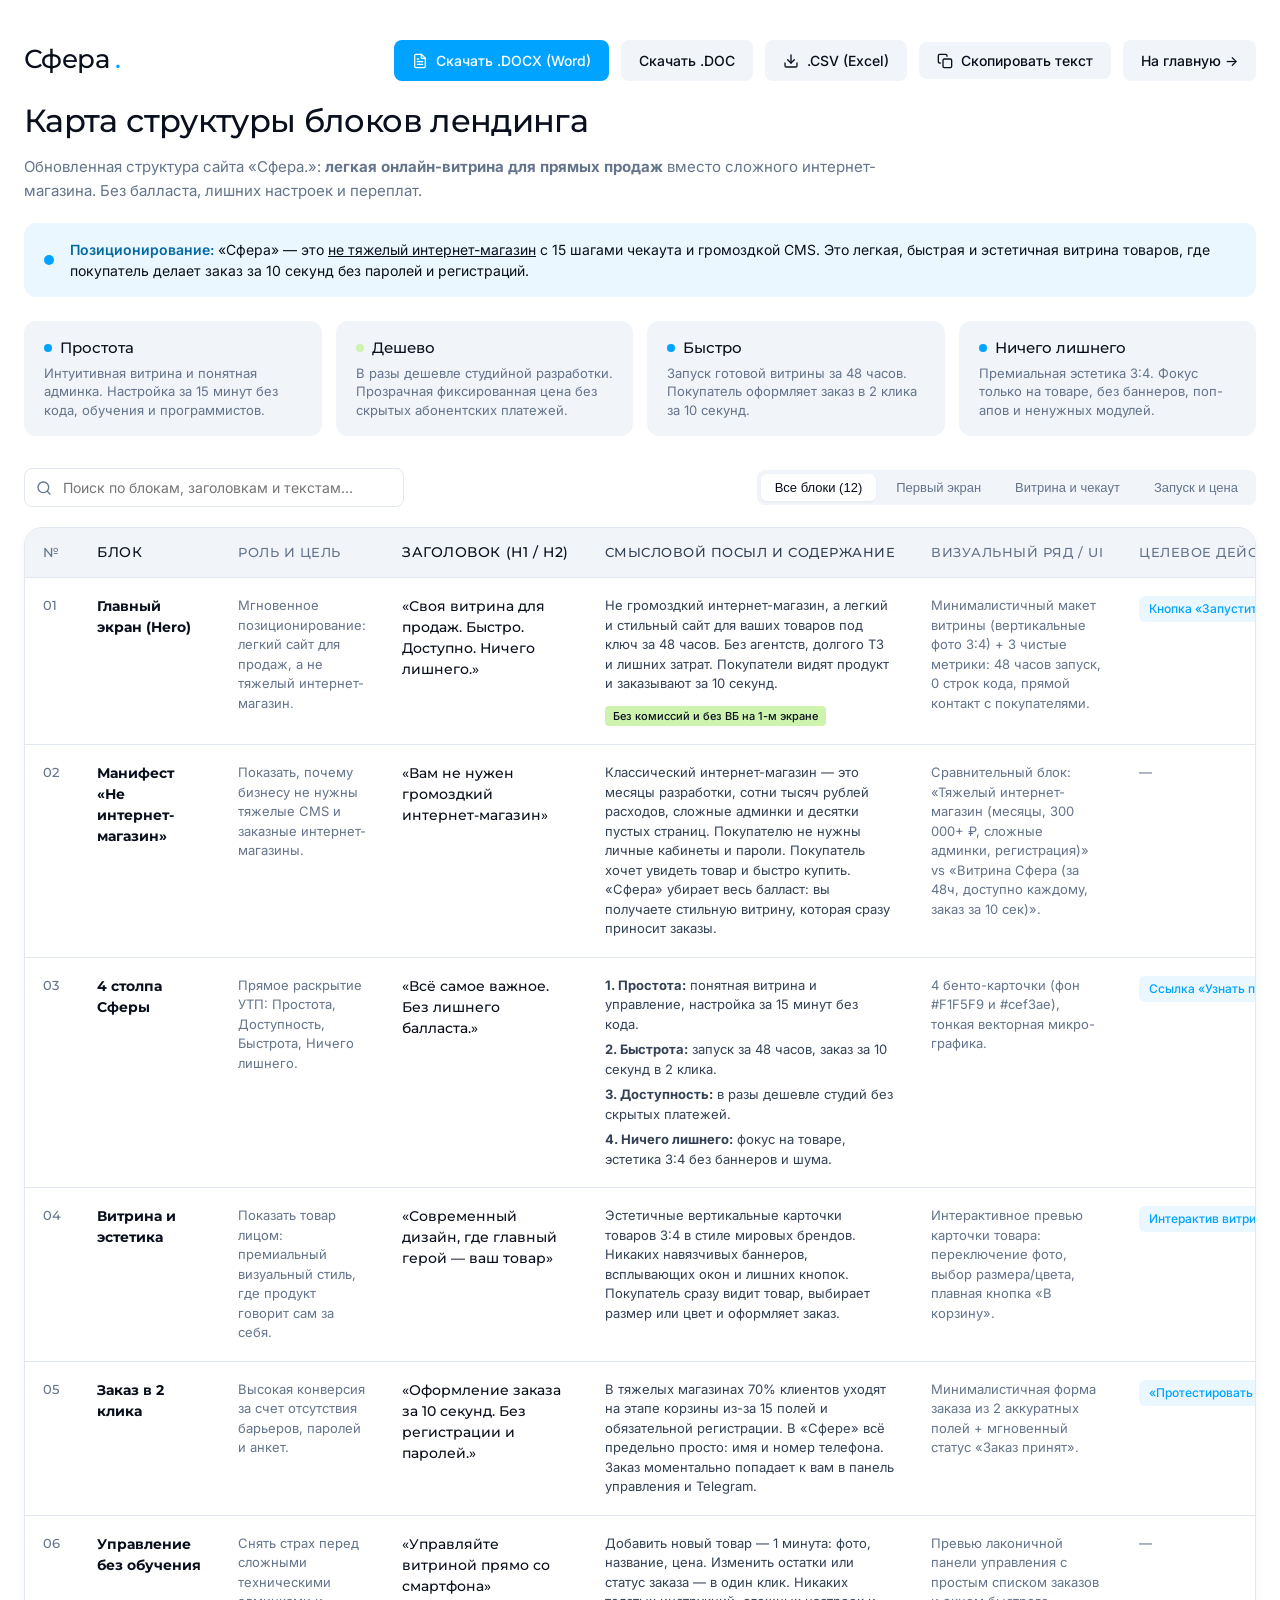
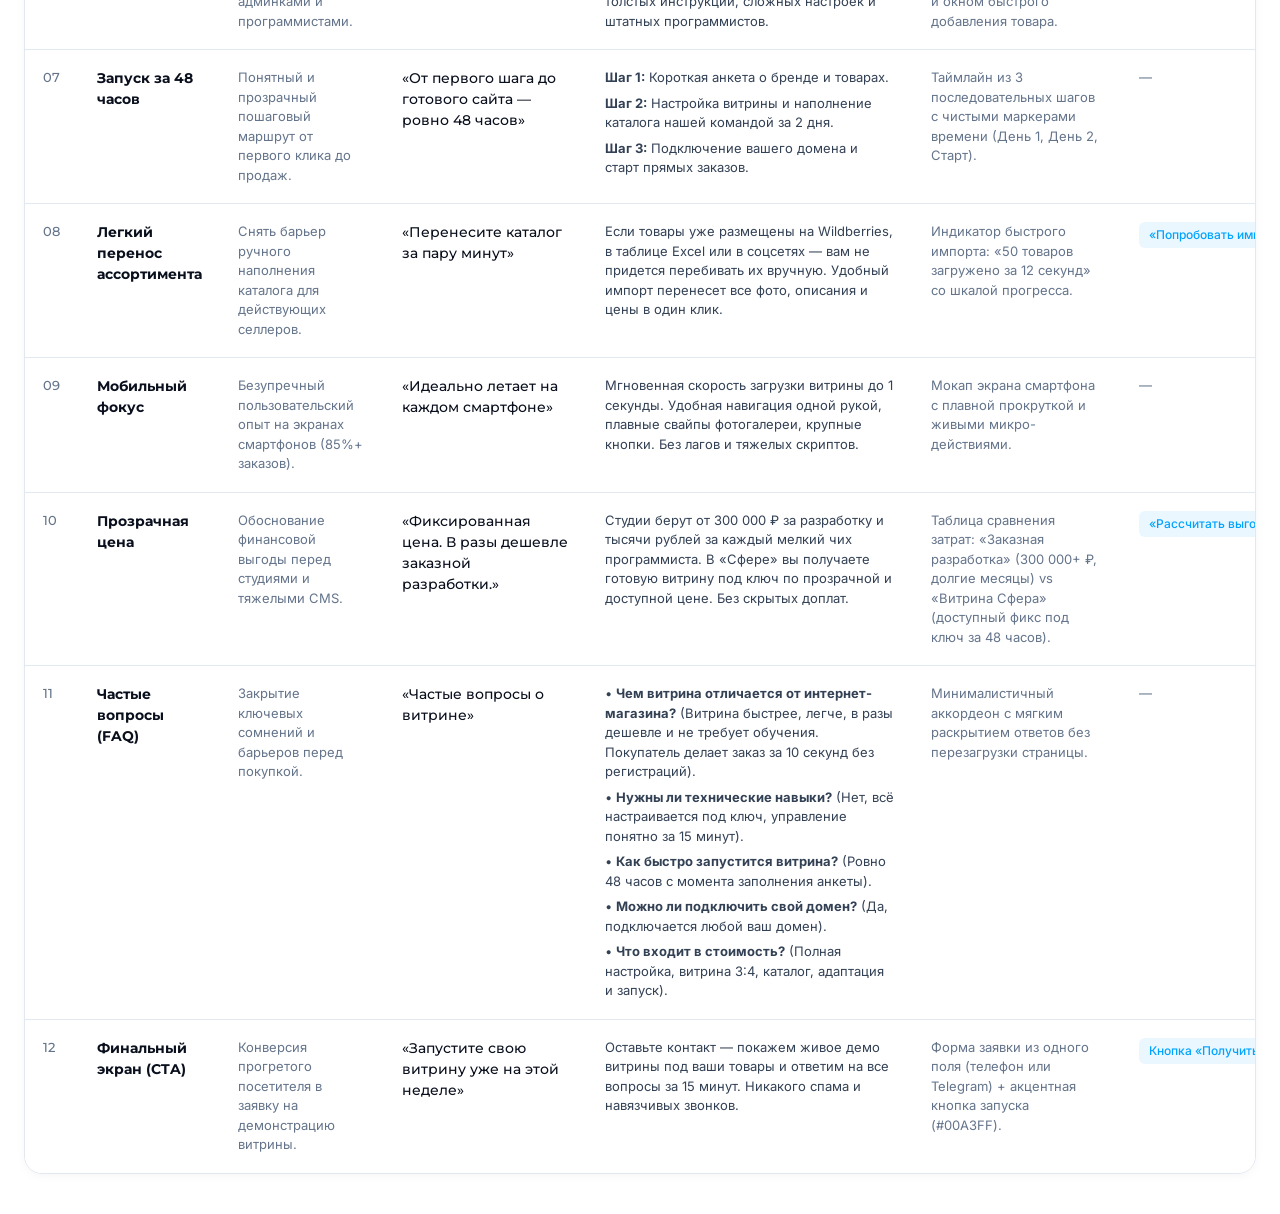
<file: landing-blocks.html>
<!DOCTYPE html>
<html lang="ru">
<head>
  <meta charset="UTF-8">
  <meta name="viewport" content="width=device-width, initial-scale=1.0">
  <title>Сфера. — Карта структуры блоков лендинга</title>
  <link rel="preconnect" href="https://fonts.googleapis.com">
  <link rel="preconnect" href="https://fonts.gstatic.com" crossorigin>
  <link href="https://fonts.googleapis.com/css2?family=Inter:wght@400;500;600&family=Montserrat:wght@400;500&display=swap" rel="stylesheet">
  <style>
    :root {
      --primary: #00A3FF;
      --primary-hover: #008be0;
      --primary-light: #EBF7FF;
      --accent-lime: #cef3ae;
      --bg-page: #FFFFFF;
      --bg-surface: #F1F5F9;
      --bg-surface-subtle: #F8FAFC;
      --text-main: #0A0F1D;
      --text-muted: #64748B;
      --border-soft: #E2E8F0;
      --radius-sm: 8px;
      --radius-md: 12px;
      --radius-lg: 18px;
      --shadow-sm: 0 2px 8px rgba(10, 15, 29, 0.04);
      --shadow-md: 0 10px 24px rgba(10, 15, 29, 0.06);
    }

    * {
      box-sizing: border-box;
      margin: 0;
      padding: 0;
    }

    body {
      font-family: 'Inter', -apple-system, BlinkMacSystemFont, sans-serif;
      background-color: var(--bg-page);
      color: var(--text-main);
      line-height: 1.5;
      padding: 40px 24px;
      -webkit-font-smoothing: antialiased;
    }

    .container {
      max-width: 1400px;
      margin: 0 auto;
    }

    /* Header */
    header {
      margin-bottom: 32px;
    }

    .header-top {
      display: flex;
      justify-content: space-between;
      align-items: flex-start;
      gap: 20px;
      flex-wrap: wrap;
      margin-bottom: 16px;
    }

    .brand-logo {
      font-family: 'Montserrat', sans-serif;
      font-size: 26px;
      font-weight: 500;
      letter-spacing: -0.02em;
      color: var(--text-main);
      display: inline-flex;
      align-items: center;
      gap: 6px;
      text-decoration: none;
    }

    .brand-logo .dot {
      color: var(--primary);
    }

    .actions-group {
      display: flex;
      gap: 12px;
      align-items: center;
      flex-wrap: wrap;
    }

    .btn {
      display: inline-flex;
      align-items: center;
      gap: 8px;
      padding: 10px 18px;
      border-radius: var(--radius-sm);
      font-family: 'Inter', sans-serif;
      font-size: 14px;
      font-weight: 500;
      cursor: pointer;
      text-decoration: none;
      transition: all 0.2s ease;
      border: none;
    }

    .btn-primary {
      background-color: var(--primary);
      color: #FFFFFF;
    }

    .btn-primary:hover {
      background-color: var(--primary-hover);
    }

    .btn-secondary {
      background-color: var(--bg-surface);
      color: var(--text-main);
    }

    .btn-secondary:hover {
      background-color: #E2E8F0;
    }

    h1 {
      font-family: 'Montserrat', sans-serif;
      font-size: 32px;
      font-weight: 500;
      letter-spacing: -0.02em;
      margin-bottom: 10px;
      color: var(--text-main);
    }

    .subtitle {
      font-size: 15px;
      color: var(--text-muted);
      max-width: 860px;
      line-height: 1.6;
    }

    /* Manifest Box */
    .positioning-manifest {
      background-color: var(--primary-light);
      border-radius: var(--radius-md);
      padding: 16px 20px;
      margin-top: 20px;
      margin-bottom: 24px;
      display: flex;
      align-items: center;
      gap: 16px;
    }

    .manifest-dot {
      width: 10px;
      height: 10px;
      border-radius: 50%;
      background-color: var(--primary);
      flex-shrink: 0;
    }

    .manifest-text {
      font-size: 14px;
      color: var(--text-main);
      line-height: 1.5;
    }

    .manifest-text strong {
      font-weight: 600;
      color: #0369A1;
    }

    /* Pillars bar */
    .pillars-strip {
      display: grid;
      grid-template-columns: repeat(auto-fit, minmax(220px, 1fr));
      gap: 14px;
      margin-bottom: 32px;
    }

    .pillar-item {
      background-color: var(--bg-surface);
      padding: 16px 20px;
      border-radius: var(--radius-md);
      transition: transform 0.2s ease;
    }

    .pillar-item:hover {
      transform: translateY(-2px);
    }

    .pillar-name {
      font-family: 'Montserrat', sans-serif;
      font-size: 15px;
      font-weight: 500;
      color: var(--text-main);
      margin-bottom: 4px;
      display: flex;
      align-items: center;
      gap: 8px;
    }

    .pillar-name .indicator {
      width: 8px;
      height: 8px;
      border-radius: 50%;
      background-color: var(--primary);
    }

    .pillar-item:nth-child(2) .indicator {
      background-color: var(--accent-lime);
    }

    .pillar-desc {
      font-size: 13px;
      color: var(--text-muted);
      line-height: 1.45;
    }

    /* Controls */
    .table-controls {
      display: flex;
      justify-content: space-between;
      align-items: center;
      gap: 16px;
      margin-bottom: 20px;
      flex-wrap: wrap;
    }

    .search-box {
      position: relative;
      flex: 1;
      max-width: 380px;
    }

    .search-input {
      width: 100%;
      padding: 10px 14px 10px 38px;
      font-size: 14px;
      font-family: 'Inter', sans-serif;
      border: 1px solid var(--border-soft);
      border-radius: var(--radius-sm);
      background-color: #FFFFFF;
      color: var(--text-main);
      outline: none;
      transition: border-color 0.2s;
    }

    .search-input:focus {
      border-color: var(--primary);
    }

    .search-icon {
      position: absolute;
      left: 12px;
      top: 50%;
      transform: translateY(-50%);
      width: 16px;
      height: 16px;
      color: var(--text-muted);
      pointer-events: none;
    }

    .filter-tabs {
      display: flex;
      gap: 6px;
      background-color: var(--bg-surface);
      padding: 4px;
      border-radius: var(--radius-sm);
    }

    .tab-btn {
      padding: 6px 14px;
      border-radius: 6px;
      font-size: 13px;
      font-weight: 500;
      color: var(--text-muted);
      background: transparent;
      border: none;
      cursor: pointer;
      transition: all 0.15s;
    }

    .tab-btn.active {
      background: #FFFFFF;
      color: var(--text-main);
      box-shadow: 0 1px 3px rgba(10, 15, 29, 0.05);
    }

    /* Table Container */
    .table-wrapper {
      background: #FFFFFF;
      border-radius: var(--radius-lg);
      box-shadow: var(--shadow-sm);
      border: 1px solid var(--border-soft);
      overflow-x: auto;
    }

    table {
      width: 100%;
      border-collapse: collapse;
      text-align: left;
      font-size: 14px;
    }

    thead th {
      background-color: var(--bg-surface);
      padding: 14px 18px;
      font-family: 'Montserrat', sans-serif;
      font-size: 12px;
      font-weight: 500;
      color: var(--text-muted);
      text-transform: uppercase;
      letter-spacing: 0.04em;
      border-bottom: 1px solid var(--border-soft);
      white-space: nowrap;
    }

    tbody tr {
      border-bottom: 1px solid var(--border-soft);
      transition: background-color 0.15s ease;
    }

    tbody tr:last-child {
      border-bottom: none;
    }

    tbody tr:hover {
      background-color: var(--bg-surface-subtle);
    }

    tbody td {
      padding: 18px;
      vertical-align: top;
      color: var(--text-main);
      line-height: 1.5;
    }

    .col-num {
      width: 50px;
      font-family: 'Montserrat', sans-serif;
      font-weight: 500;
      color: var(--text-muted);
      font-size: 13px;
    }

    .col-block {
      width: 180px;
      font-family: 'Montserrat', sans-serif;
      font-weight: 500;
      font-size: 14px;
      color: var(--text-main);
    }

    .col-goal {
      width: 220px;
      color: var(--text-muted);
      font-size: 13px;
    }

    .col-heading {
      width: 230px;
      font-family: 'Montserrat', sans-serif;
      font-weight: 500;
      font-size: 14px;
      color: var(--text-main);
    }

    .col-content {
      min-width: 290px;
      font-size: 13px;
      color: #334155;
    }

    .col-content p {
      margin-bottom: 6px;
    }

    .col-content p:last-child {
      margin-bottom: 0;
    }

    .col-ui {
      width: 200px;
      font-size: 13px;
      color: var(--text-muted);
    }

    .col-cta {
      width: 160px;
      font-size: 13px;
      white-space: nowrap;
    }

    .cta-chip {
      display: inline-block;
      padding: 4px 10px;
      border-radius: 6px;
      background-color: var(--primary-light);
      color: var(--primary);
      font-size: 12px;
      font-weight: 500;
    }

    .cta-none {
      color: var(--text-muted);
      font-size: 13px;
    }

    .highlight-pill {
      display: inline-block;
      font-size: 11px;
      font-weight: 500;
      color: var(--text-main);
      background-color: var(--accent-lime);
      padding: 2px 8px;
      border-radius: 4px;
      margin-top: 6px;
    }

    /* Toast */
    .toast {
      position: fixed;
      bottom: 24px;
      right: 24px;
      background: #FFFFFF;
      color: var(--text-main);
      padding: 12px 20px;
      border-radius: var(--radius-sm);
      font-size: 14px;
      box-shadow: var(--shadow-md);
      border: 1px solid var(--border-soft);
      display: flex;
      align-items: center;
      gap: 10px;
      transform: translateY(100px);
      opacity: 0;
      transition: all 0.25s ease;
      z-index: 999;
    }

    .toast.show {
      transform: translateY(0);
      opacity: 1;
    }

    .toast-dot {
      width: 8px;
      height: 8px;
      border-radius: 50%;
      background-color: var(--primary);
    }

    @media (max-width: 900px) {
      body {
        padding: 20px 14px;
      }
      h1 {
        font-size: 24px;
      }
      .table-controls {
        flex-direction: column;
        align-items: stretch;
      }
      .search-box {
        max-width: 100%;
      }
    }
  </style>
</head>
<body>

  <div class="container">
    <header>
      <div class="header-top">
        <a href="index.html" class="brand-logo">
          Сфера<span class="dot">.</span>
        </a>
        <div class="actions-group">
          <a href="landing-blocks.docx" download="landing-blocks.docx" class="btn btn-primary" title="Скачать документ Word (.DOCX)">
            <svg width="16" height="16" viewBox="0 0 24 24" fill="none" stroke="currentColor" stroke-width="2" stroke-linecap="round" stroke-linejoin="round">
              <path d="M14 2H6a2 2 0 0 0-2 2v16a2 2 0 0 0 2 2h12a2 2 0 0 0 2-2V8z"></path>
              <polyline points="14 2 14 8 20 8"></polyline>
              <line x1="16" y1="13" x2="8" y2="13"></line>
              <line x1="16" y1="17" x2="8" y2="17"></line>
              <polyline points="10 9 9 9 8 9"></polyline>
            </svg>
            Скачать .DOCX (Word)
          </a>
          <a href="landing-blocks.doc" download="landing-blocks.doc" class="btn btn-secondary" title="Скачать документ Word (.DOC)">
            Скачать .DOC
          </a>
          <a href="landing-blocks.csv" download="landing-blocks.csv" class="btn btn-secondary" title="Скачать таблицу для Excel / Google Sheets">
            <svg width="16" height="16" viewBox="0 0 24 24" fill="none" stroke="currentColor" stroke-width="2" stroke-linecap="round" stroke-linejoin="round">
              <path d="M21 15v4a2 2 0 0 1-2 2H5a2 2 0 0 1-2-2v-4"></path>
              <polyline points="7 10 12 15 17 10"></polyline>
              <line x1="12" y1="15" x2="12" y2="3"></line>
            </svg>
            .CSV (Excel)
          </a>
          <button class="btn btn-secondary" onclick="copyTableText()" title="Скопировать текстовую сводку структуры">
            <svg width="16" height="16" viewBox="0 0 24 24" fill="none" stroke="currentColor" stroke-width="2" stroke-linecap="round" stroke-linejoin="round">
              <rect x="9" y="9" width="13" height="13" rx="2" ry="2"></rect>
              <path d="M5 15H4a2 2 0 0 1-2-2V4a2 2 0 0 1 2-2h9a2 2 0 0 1 2 2v1"></path>
            </svg>
            Скопировать текст
          </button>
          <a href="index.html" class="btn btn-secondary">
            На главную &rarr;
          </a>
        </div>
      </div>

      <h1>Карта структуры блоков лендинга</h1>
      <p class="subtitle">
        Обновленная структура сайта «Сфера.»: <strong>легкая онлайн-витрина для прямых продаж</strong> вместо сложного интернет-магазина. Без балласта, лишних настроек и переплат.
      </p>

      <div class="positioning-manifest">
        <span class="manifest-dot"></span>
        <div class="manifest-text">
          <strong>Позиционирование:</strong> «Сфера» — это <u>не тяжелый интернет-магазин</u> с 15 шагами чекаута и громоздкой CMS. Это легкая, быстрая и эстетичная витрина товаров, где покупатель делает заказ за 10 секунд без паролей и регистраций.
        </div>
      </div>

      <div class="pillars-strip">
        <div class="pillar-item">
          <div class="pillar-name"><span class="indicator"></span> Простота</div>
          <div class="pillar-desc">Интуитивная витрина и понятная админка. Настройка за 15 минут без кода, обучения и программистов.</div>
        </div>
        <div class="pillar-item">
          <div class="pillar-name"><span class="indicator"></span> Дешево</div>
          <div class="pillar-desc">В разы дешевле студийной разработки. Прозрачная фиксированная цена без скрытых абонентских платежей.</div>
        </div>
        <div class="pillar-item">
          <div class="pillar-name"><span class="indicator"></span> Быстро</div>
          <div class="pillar-desc">Запуск готовой витрины за 48 часов. Покупатель оформляет заказ в 2 клика за 10 секунд.</div>
        </div>
        <div class="pillar-item">
          <div class="pillar-name"><span class="indicator"></span> Ничего лишнего</div>
          <div class="pillar-desc">Премиальная эстетика 3:4. Фокус только на товаре, без баннеров, поп-апов и ненужных модулей.</div>
        </div>
      </div>
    </header>

    <div class="table-controls">
      <div class="search-box">
        <svg class="search-icon" viewBox="0 0 24 24" fill="none" stroke="currentColor" stroke-width="2" stroke-linecap="round" stroke-linejoin="round">
          <circle cx="11" cy="11" r="8"></circle>
          <line x1="21" y1="21" x2="16.65" y2="16.65"></line>
        </svg>
        <input type="text" id="searchInput" class="search-input" placeholder="Поиск по блокам, заголовкам и текстам..." oninput="filterBlocks()">
      </div>
      <div class="filter-tabs">
        <button class="tab-btn active" onclick="setFilter('all', this)">Все блоки (12)</button>
        <button class="tab-btn" onclick="setFilter('hero', this)">Первый экран</button>
        <button class="tab-btn" onclick="setFilter('product', this)">Витрина и чекаут</button>
        <button class="tab-btn" onclick="setFilter('process', this)">Запуск и цена</button>
      </div>
    </div>

    <div class="table-wrapper">
      <table id="blocksTable">
        <thead>
          <tr>
            <th class="col-num">№</th>
            <th class="col-block">Блок</th>
            <th class="col-goal">Роль и цель</th>
            <th class="col-heading">Заголовок (H1 / H2)</th>
            <th class="col-content">Смысловой посыл и содержание</th>
            <th class="col-ui">Визуальный ряд / UI</th>
            <th class="col-cta">Целевое действие (CTA)</th>
          </tr>
        </thead>
        <tbody id="tableBody">
          <!-- 01 -->
          <tr data-category="hero">
            <td class="col-num">01</td>
            <td class="col-block"><strong>Главный экран (Hero)</strong></td>
            <td class="col-goal">Мгновенное позиционирование: легкий сайт для продаж, а не тяжелый интернет-магазин.</td>
            <td class="col-heading">«Своя витрина для продаж. Быстро. Доступно. Ничего лишнего.»</td>
            <td class="col-content">
              <p>Не громоздкий интернет-магазин, а легкий и стильный сайт для ваших товаров под ключ за 48 часов. Без агентств, долгого ТЗ и лишних затрат. Покупатели видят продукт и заказывают за 10 секунд.</p>
              <div class="highlight-pill">Без комиссий и без ВБ на 1-м экране</div>
            </td>
            <td class="col-ui">Минималистичный макет витрины (вертикальные фото 3:4) + 3 чистые метрики: 48 часов запуск, 0 строк кода, прямой контакт с покупателями.</td>
            <td class="col-cta">
              <span class="cta-chip">Кнопка «Запустить витрину»</span>
            </td>
          </tr>

          <!-- 02 -->
          <tr data-category="product">
            <td class="col-num">02</td>
            <td class="col-block"><strong>Манифест «Не интернет-магазин»</strong></td>
            <td class="col-goal">Показать, почему бизнесу не нужны тяжелые CMS и заказные интернет-магазины.</td>
            <td class="col-heading">«Вам не нужен громоздкий интернет-магазин»</td>
            <td class="col-content">
              <p>Классический интернет-магазин — это месяцы разработки, сотни тысяч рублей расходов, сложные админки и десятки пустых страниц. Покупателю не нужны личные кабинеты и пароли. Покупатель хочет увидеть товар и быстро купить. «Сфера» убирает весь балласт: вы получаете стильную витрину, которая сразу приносит заказы.</p>
            </td>
            <td class="col-ui">Сравнительный блок: «Тяжелый интернет-магазин (месяцы, 300 000+ ₽, сложные админки, регистрация)» vs «Витрина Сфера (за 48ч, доступно каждому, заказ за 10 сек)».</td>
            <td class="col-cta"><span class="cta-none">—</span></td>
          </tr>

          <!-- 03 -->
          <tr data-category="product">
            <td class="col-num">03</td>
            <td class="col-block"><strong>4 столпа Сферы</strong></td>
            <td class="col-goal">Прямое раскрытие УТП: Простота, Доступность, Быстрота, Ничего лишнего.</td>
            <td class="col-heading">«Всё самое важное. Без лишнего балласта.»</td>
            <td class="col-content">
              <p><strong>1. Простота:</strong> понятная витрина и управление, настройка за 15 минут без кода.</p>
              <p><strong>2. Быстрота:</strong> запуск за 48 часов, заказ за 10 секунд в 2 клика.</p>
              <p><strong>3. Доступность:</strong> в разы дешевле студий без скрытых платежей.</p>
              <p><strong>4. Ничего лишнего:</strong> фокус на товаре, эстетика 3:4 без баннеров и шума.</p>
            </td>
            <td class="col-ui">4 бенто-карточки (фон #F1F5F9 и #cef3ae), тонкая векторная микро-графика.</td>
            <td class="col-cta"><span class="cta-chip">Ссылка «Узнать подробнее»</span></td>
          </tr>

          <!-- 04 -->
          <tr data-category="product">
            <td class="col-num">04</td>
            <td class="col-block"><strong>Витрина и эстетика</strong></td>
            <td class="col-goal">Показать товар лицом: премиальный визуальный стиль, где продукт говорит сам за себя.</td>
            <td class="col-heading">«Современный дизайн, где главный герой — ваш товар»</td>
            <td class="col-content">
              <p>Эстетичные вертикальные карточки товаров 3:4 в стиле мировых брендов. Никаких навязчивых баннеров, всплывающих окон и лишних кнопок. Покупатель сразу видит товар, выбирает размер или цвет и оформляет заказ.</p>
            </td>
            <td class="col-ui">Интерактивное превью карточки товара: переключение фото, выбор размера/цвета, плавная кнопка «В корзину».</td>
            <td class="col-cta"><span class="cta-chip">Интерактив витрины</span></td>
          </tr>

          <!-- 05 -->
          <tr data-category="product">
            <td class="col-num">05</td>
            <td class="col-block"><strong>Заказ в 2 клика</strong></td>
            <td class="col-goal">Высокая конверсия за счет отсутствия барьеров, паролей и анкет.</td>
            <td class="col-heading">«Оформление заказа за 10 секунд. Без регистрации и паролей.»</td>
            <td class="col-content">
              <p>В тяжелых магазинах 70% клиентов уходят на этапе корзины из-за 15 полей и обязательной регистрации. В «Сфере» всё предельно просто: имя и номер телефона. Заказ моментально попадает к вам в панель управления и Telegram.</p>
            </td>
            <td class="col-ui">Минималистичная форма заказа из 2 аккуратных полей + мгновенный статус «Заказ принят».</td>
            <td class="col-cta"><span class="cta-chip">«Протестировать чекаут»</span></td>
          </tr>

          <!-- 06 -->
          <tr data-category="product">
            <td class="col-num">06</td>
            <td class="col-block"><strong>Управление без обучения</strong></td>
            <td class="col-goal">Снять страх перед сложными техническими админками и программистами.</td>
            <td class="col-heading">«Управляйте витриной прямо со смартфона»</td>
            <td class="col-content">
              <p>Добавить новый товар — 1 минута: фото, название, цена. Изменить остатки или статус заказа — в один клик. Никаких толстых инструкций, сложных настроек и штатных программистов.</p>
            </td>
            <td class="col-ui">Превью лаконичной панели управления с простым списком заказов и окном быстрого добавления товара.</td>
            <td class="col-cta"><span class="cta-none">—</span></td>
          </tr>

          <!-- 07 -->
          <tr data-category="process">
            <td class="col-num">07</td>
            <td class="col-block"><strong>Запуск за 48 часов</strong></td>
            <td class="col-goal">Понятный и прозрачный пошаговый маршрут от первого клика до продаж.</td>
            <td class="col-heading">«От первого шага до готового сайта — ровно 48 часов»</td>
            <td class="col-content">
              <p><strong>Шаг 1:</strong> Короткая анкета о бренде и товарах.</p>
              <p><strong>Шаг 2:</strong> Настройка витрины и наполнение каталога нашей командой за 2 дня.</p>
              <p><strong>Шаг 3:</strong> Подключение вашего домена и старт прямых заказов.</p>
            </td>
            <td class="col-ui">Таймлайн из 3 последовательных шагов с чистыми маркерами времени (День 1, День 2, Старт).</td>
            <td class="col-cta"><span class="cta-none">—</span></td>
          </tr>

          <!-- 08 -->
          <tr data-category="process">
            <td class="col-num">08</td>
            <td class="col-block"><strong>Легкий перенос ассортимента</strong></td>
            <td class="col-goal">Снять барьер ручного наполнения каталога для действующих селлеров.</td>
            <td class="col-heading">«Перенесите каталог за пару минут»</td>
            <td class="col-content">
              <p>Если товары уже размещены на Wildberries, в таблице Excel или в соцсетях — вам не придется перебивать их вручную. Удобный импорт перенесет все фото, описания и цены в один клик.</p>
            </td>
            <td class="col-ui">Индикатор быстрого импорта: «50 товаров загружено за 12 секунд» со шкалой прогресса.</td>
            <td class="col-cta"><span class="cta-chip">«Попробовать импорт»</span></td>
          </tr>

          <!-- 09 -->
          <tr data-category="product">
            <td class="col-num">09</td>
            <td class="col-block"><strong>Мобильный фокус</strong></td>
            <td class="col-goal">Безупречный пользовательский опыт на экранах смартфонов (85%+ заказов).</td>
            <td class="col-heading">«Идеально летает на каждом смартфоне»</td>
            <td class="col-content">
              <p>Мгновенная скорость загрузки витрины до 1 секунды. Удобная навигация одной рукой, плавные свайпы фотогалереи, крупные кнопки. Без лагов и тяжелых скриптов.</p>
            </td>
            <td class="col-ui">Мокап экрана смартфона с плавной прокруткой и живыми микро-действиями.</td>
            <td class="col-cta"><span class="cta-none">—</span></td>
          </tr>

          <!-- 10 -->
          <tr data-category="process">
            <td class="col-num">10</td>
            <td class="col-block"><strong>Прозрачная цена</strong></td>
            <td class="col-goal">Обоснование финансовой выгоды перед студиями и тяжелыми CMS.</td>
            <td class="col-heading">«Фиксированная цена. В разы дешевле заказной разработки.»</td>
            <td class="col-content">
              <p>Студии берут от 300 000 ₽ за разработку и тысячи рублей за каждый мелкий чих программиста. В «Сфере» вы получаете готовую витрину под ключ по прозрачной и доступной цене. Без скрытых доплат.</p>
            </td>
            <td class="col-ui">Таблица сравнения затрат: «Заказная разработка» (300 000+ ₽, долгие месяцы) vs «Витрина Сфера» (доступный фикс под ключ за 48 часов).</td>
            <td class="col-cta"><span class="cta-chip">«Рассчитать выгоду»</span></td>
          </tr>

          <!-- 11 -->
          <tr data-category="process">
            <td class="col-num">11</td>
            <td class="col-block"><strong>Частые вопросы (FAQ)</strong></td>
            <td class="col-goal">Закрытие ключевых сомнений и барьеров перед покупкой.</td>
            <td class="col-heading">«Частые вопросы о витрине»</td>
            <td class="col-content">
              <p>• <strong>Чем витрина отличается от интернет-магазина?</strong> (Витрина быстрее, легче, в разы дешевле и не требует обучения. Покупатель делает заказ за 10 секунд без регистраций).</p>
              <p>• <strong>Нужны ли технические навыки?</strong> (Нет, всё настраивается под ключ, управление понятно за 15 минут).</p>
              <p>• <strong>Как быстро запустится витрина?</strong> (Ровно 48 часов с момента заполнения анкеты).</p>
              <p>• <strong>Можно ли подключить свой домен?</strong> (Да, подключается любой ваш домен).</p>
              <p>• <strong>Что входит в стоимость?</strong> (Полная настройка, витрина 3:4, каталог, адаптация и запуск).</p>
            </td>
            <td class="col-ui">Минималистичный аккордеон с мягким раскрытием ответов без перезагрузки страницы.</td>
            <td class="col-cta"><span class="cta-none">—</span></td>
          </tr>

          <!-- 12 -->
          <tr data-category="hero">
            <td class="col-num">12</td>
            <td class="col-block"><strong>Финальный экран (CTA)</strong></td>
            <td class="col-goal">Конверсия прогретого посетителя в заявку на демонстрацию витрины.</td>
            <td class="col-heading">«Запустите свою витрину уже на этой неделе»</td>
            <td class="col-content">
              <p>Оставьте контакт — покажем живое демо витрины под ваши товары и ответим на все вопросы за 15 минут. Никакого спама и навязчивых звонков.</p>
            </td>
            <td class="col-ui">Форма заявки из одного поля (телефон или Telegram) + акцентная кнопка запуска (#00A3FF).</td>
            <td class="col-cta">
              <span class="cta-chip">Кнопка «Получить демо-витрину»</span>
            </td>
          </tr>
        </tbody>
      </table>
    </div>
  </div>

  <div id="toast" class="toast">
    <div class="toast-dot"></div>
    <span id="toastMsg">Скопировано в буфер обмена</span>
  </div>

  <script>
    function filterBlocks() {
      const q = document.getElementById('searchInput').value.toLowerCase().trim();
      const rows = document.querySelectorAll('#tableBody tr');
      rows.forEach(row => {
        const text = row.innerText.toLowerCase();
        row.style.display = text.includes(q) ? '' : 'none';
      });
    }

    function setFilter(category, btn) {
      document.querySelectorAll('.tab-btn').forEach(b => b.classList.remove('active'));
      btn.classList.add('active');
      const rows = document.querySelectorAll('#tableBody tr');
      rows.forEach(row => {
        if (category === 'all') {
          row.style.display = '';
        } else {
          row.style.display = (row.getAttribute('data-category') === category) ? '' : 'none';
        }
      });
    }

    function showToast(msg) {
      const toast = document.getElementById('toast');
      document.getElementById('toastMsg').innerText = msg;
      toast.classList.add('show');
      setTimeout(() => {
        toast.classList.remove('show');
      }, 2500);
    }

    function copyTableText() {
      const rows = document.querySelectorAll('#tableBody tr');
      let out = "СТРУКТУРА БЛОКОВ ЛЕНДИНГА «СФЕРА.»\nКонцепция: Онлайн-витрина для прямых продаж (Не интернет-магазин)\nУпор: Простота • Дешево • Быстро • Ничего лишнего\n\n";
      rows.forEach(row => {
        const num = row.querySelector('.col-num')?.innerText.trim();
        const block = row.querySelector('.col-block')?.innerText.trim();
        const goal = row.querySelector('.col-goal')?.innerText.trim();
        const heading = row.querySelector('.col-heading')?.innerText.trim();
        const content = row.querySelector('.col-content')?.innerText.trim().replace(/\n+/g, ' ');
        const ui = row.querySelector('.col-ui')?.innerText.trim();
        const cta = row.querySelector('.col-cta')?.innerText.trim();
        out += `${num}. ${block}\n- Заголовок: ${heading}\n- Роль: ${goal}\n- Содержание: ${content}\n- Визуал: ${ui}\n- CTA: ${cta}\n\n`;
      });
      navigator.clipboard.writeText(out).then(() => {
        showToast("Текстовая структура скопирована в буфер");
      }).catch(() => {
        showToast("Не удалось скопировать");
      });
    }
  </script>
</body>
</html>
</file>
<file: style.css>
/* ==========================================================================
   СФЕРА. — ЧИСТЫЙ МИНИМАЛИСТИЧНЫЙ ДИЗАЙН (Apple / Clean SaaS)
   Без пестрых бейджей, без цветных рамок, максимум воздуха и крупных скриншотов
   ========================================================================== */

:root {
  --font-heading: 'Montserrat', -apple-system, BlinkMacSystemFont, sans-serif;
  --font-body: 'Inter', -apple-system, BlinkMacSystemFont, sans-serif;

  --color-primary: #00A3FF;
  --color-primary-hover: #008fe0;

  /* Свежий акцентный оттенок (Lime / Mint) */
  --color-accent: #cef3ae;
  --color-accent-hover: #bdeea1;
  --color-accent-subtle: #F1FCE8;
  --color-accent-dark: #1F380A;
  --color-accent-border: #B7EE7F;

  --color-dark: #0A0F1D;
  --color-body: #475569;
  --color-muted: #94A3B8;
  --color-border: rgb(243, 243, 243);
  --color-border-subtle: rgba(0, 0, 0, 0.06);
  --color-bg-page: #FFFFFF;
  --color-bg-card: rgb(243, 243, 243);
  --color-bg-card-hover: #E2E8F0;

  --shadow-subtle: 0 4px 20px rgba(0, 0, 0, 0.03);
  --shadow-screen: 0 30px 60px -15px rgba(0, 0, 0, 0.08);
  --shadow-float: 0 20px 40px -10px rgba(0, 0, 0, 0.12);

  --radius-sm: 12px;
  --radius-md: 20px;
  --radius-lg: 28px;
  --radius-xl: 36px;
  --radius-pill: 9999px;
}

*,
*::before,
*::after {
  box-sizing: border-box;
  margin: 0;
  padding: 0;
}

h1,
h2,
h3,
h4,
h5,
h6 {
  font-family: var(--font-heading);
  font-weight: 500 !important;
  letter-spacing: -0.02em;
}

/* Единый строгий стандарт для всех h3 на лендинге:
   размер не переопределяется классами у тегов, строго 22px и font-weight: 500 */
h3,
h3[class] {
  font-size: 22px;
  font-weight: 500 !important;
  line-height: 1.3;
}

html {
  scroll-behavior: smooth;
  font-size: 16px;
}

body {
  font-family: var(--font-body);
  color: var(--color-dark);
  background-color: var(--color-bg-page);
  line-height: 1.55;
  -webkit-font-smoothing: antialiased;
  overflow-x: hidden;
}

img {
  max-width: 100%;
  display: block;
}

a {
  color: inherit;
  text-decoration: none;
}

button,
input {
  font-family: inherit;
}

.sf-container {
  width: 100%;
  max-width: 1120px;
  margin: 0 auto;
  padding: 0 24px;
}

/* ==========================================================================
   КНОПКИ — ЧИСТЫЕ И ЛАКОНИЧНЫЕ
   ========================================================================== */
.sf-btn {
  display: inline-flex;
  align-items: center;
  justify-content: center;
  gap: 8px;
  font-weight: 600;
  font-size: 0.95rem;
  padding: 12px 24px;
  border-radius: var(--radius-pill);
  border: none;
  cursor: pointer;
  transition: all 0.2s ease;
  text-align: center;
}

.sf-btn-primary {
  background: var(--color-primary);
  color: #FFFFFF;
}

.sf-btn-primary:hover {
  background: var(--color-primary-hover);
  transform: translateY(-1px);
}

.sf-btn-accent {
  background: var(--color-accent);
  color: var(--color-accent-dark);
  box-shadow: 0 4px 14px rgba(209, 247, 174, 0.4);
}

.sf-btn-accent:hover {
  background: var(--color-accent-hover);
  transform: translateY(-2px);
  box-shadow: 0 8px 20px rgba(209, 247, 174, 0.55);
}

.sf-btn-secondary {
  background: var(--color-bg-card);
  color: var(--color-dark);
}

.sf-btn-secondary:hover {
  background: #E2E8F0;
}

.sf-btn-ghost {
  background: transparent;
  color: var(--color-body);
}

.sf-btn-ghost:hover {
  color: var(--color-dark);
}

.sf-btn-white {
  background: #FFFFFF;
  color: var(--color-dark);
}

.sf-btn-white:hover {
  background: #F8FAFC;
}

.sf-btn-ghost-white {
  background: rgba(255, 255, 255, 0.15);
  color: #FFFFFF;
}

.sf-btn-ghost-white:hover {
  background: rgba(255, 255, 255, 0.25);
}

.sf-btn-sm {
  padding: 8px 16px;
  font-size: 0.85rem;
}

.sf-btn-lg {
  padding: 14px 28px;
  font-size: 1rem;
}

.sf-btn-xl {
  padding: 16px 32px;
  font-size: 1.05rem;
}

.sf-btn-block {
  width: 100%;
}

/* ==========================================================================
   ШАПКА (NAVBAR)
   ========================================================================== */
.sf-navbar {
  position: relative;
  background: transparent;
  padding: 24px 0;
}

.nav-wrapper {
  display: flex;
  align-items: center;
  justify-content: space-between;
}

.sf-brand {
  display: flex;
  align-items: center;
}

.brand-text {
  font-family: var(--font-heading);
  font-size: 1.75rem;
  font-weight: 500;
  letter-spacing: -0.035em;
  color: var(--color-dark);
}

.brand-dot {
  color: var(--color-primary);
  font-weight: 600;
}

.nav-actions {
  display: flex;
  align-items: center;
  gap: 16px;
}

.nav-developer-link {
  display: inline-flex;
  align-items: center;
  gap: 6px;
  font-size: 0.875rem;
  line-height: 1.2;
  color: var(--color-muted);
  text-decoration: none;
  padding: 8px 14px;
  border-radius: var(--radius-pill);
  background: var(--color-bg-card);
  transition: all 0.2s ease;
}

.nav-developer-link:hover {
  background: #E2E8F0;
  color: var(--color-dark);
}

.nav-dev-label {
  color: var(--color-muted);
  font-weight: 400;
}

.nav-dev-name {
  color: var(--color-dark);
  font-weight: 500;
}



/* ==========================================================================
   1. HERO — ПОЛНАЯ ШИРИНА С ПАНОРАМНЫМ СКРИНШОТОМ ГЛАВНОЙ СТРАНИЦЫ
   ========================================================================== */
.hero-split-section {
  position: relative;
  overflow: hidden;
  padding: 80px 0 140px;
  background: #FFFFFF;
}

.hero-container-rel {
  position: relative;
  z-index: 2;
}

.hero-header-center {
  position: relative;
  z-index: 2;
  text-align: center;
  max-width: 960px;
  margin: 0 auto 76px;
  display: flex;
  flex-direction: column;
  align-items: center;
}

.hero-eyebrow-text {
  display: inline-flex;
  align-items: center;
  gap: 10px;
  background: rgb(243, 243, 243);
  color: #0A0F1D;
  font-family: var(--font-body);
  font-size: 0.75rem;
  font-weight: 500;
  line-height: 1;
  letter-spacing: 0.08em;
  text-transform: uppercase;
  padding: 8px 18px 8px 14px;
  border-radius: var(--radius-pill);
  margin-bottom: 30px;
  box-shadow: 0 4px 14px rgba(10, 15, 29, 0.05);
  transition: transform 0.2s ease, background 0.2s ease, box-shadow 0.2s ease;
}

.hero-eyebrow-text:hover {
  background: #E2E8F0;
  transform: translateY(-1px);
  box-shadow: 0 6px 18px rgba(10, 15, 29, 0.08);
}

.hero-eyebrow-dot {
  width: 7px;
  height: 7px;
  border-radius: 50%;
  background: var(--color-primary);
  box-shadow: 0 0 0 3px rgba(0, 163, 255, 0.22);
  position: relative;
  flex-shrink: 0;
}

.hero-heading {
  font-size: 3.3rem;
  line-height: 1.25;
  letter-spacing: -0.03em;
  color: var(--color-dark);
  margin-bottom: 28px;
}

/* Мягкий маркер-хайлайтер на фразе Ничего лишнего */
.hero-highlight {
  display: inline-block;
  position: relative;
  color: #0A0F1D;
  padding: 2px 14px 4px;
  margin: 0 2px;
  border-radius: 12px;
  background: rgba(206, 243, 174, 0.45);
  box-decoration-break: clone;
  -webkit-box-decoration-break: clone;
  transition: background 0.25s ease, transform 0.25s ease;
}

.hero-highlight:hover {
  background: rgba(206, 243, 174, 0.65);
  transform: translateY(-1px);
}

.hero-subheading {
  font-size: 1.15rem;
  line-height: 1.65;
  color: var(--color-body);
  margin-bottom: 42px;
  max-width: 720px;
}

.hero-cta-group {
  display: flex;
  gap: 14px;
  justify-content: center;
  flex-wrap: wrap;
}

/* Сцена Hero: Обертка для выступающих плашек и суженного мокапа */
.hero-stage-wrapper {
  position: relative;
  z-index: 2;
  width: 100%;
  max-width: 1140px;
  margin: 0 auto;
  padding: 30px 40px;
}

/* ==========================================================================
   КОНЦЕНТРИЧЕСКИЕ ОРБИТАЛЬНЫЕ КРУГИ (СФЕРЫ) — РАССЕЯННЫЕ, БЕЗ ПУНКТИРА, БЕЗ ВРАЩЕНИЯ
   ========================================================================== */
.hero-orbital-system {
  position: absolute;
  top: 35%;
  left: 50%;
  transform: translate(-50%, -50%);
  width: 1500px;
  height: 1500px;
  pointer-events: none;
  z-index: 1;
  display: flex;
  align-items: center;
  justify-content: center;
}

.orbit-circle {
  position: absolute;
  border-radius: 50%;
  top: 50%;
  left: 50%;
  transform: translate(-50%, -50%);
  will-change: transform, opacity, box-shadow;
  border-style: solid;
}

/* Внутренняя сфера: мягкая сплошная линия с рассеянным неоново-салатовым свечением */
.orbit-1 {
  width: 640px;
  height: 640px;
  border-width: 1.5px;
  border-color: rgba(163, 230, 53, 0.45);
  box-shadow: 0 0 35px 2px rgba(163, 230, 53, 0.25);
  animation: orbitPulseSmooth1 6s ease-in-out infinite alternate;
}

/* Средняя сфера: широкая, рассеянная, без пунктира */
.orbit-2 {
  width: 940px;
  height: 940px;
  border-width: 1.5px;
  border-color: rgba(163, 230, 53, 0.35);
  box-shadow: 0 0 45px 3px rgba(163, 230, 53, 0.2);
  animation: orbitPulseSmooth2 8s ease-in-out infinite alternate;
}

/* Внешняя масштабная сфера: очень мягкая, растворяющаяся */
.orbit-3 {
  width: 1240px;
  height: 1240px;
  border-width: 1.5px;
  border-color: rgba(163, 230, 53, 0.22);
  box-shadow: 0 0 55px 4px rgba(163, 230, 53, 0.14);
  animation: orbitPulseSmooth3 10s ease-in-out infinite alternate;
}

/* Центральное рассеянное свечение (мягкое фоновое био-свечение под мокапом) */
.orbit-glow-center {
  position: absolute;
  width: 700px;
  height: 700px;
  border-radius: 50%;
  background: radial-gradient(circle, rgba(209, 247, 174, 0.55) 0%, rgba(183, 238, 127, 0.22) 40%, rgba(255, 255, 255, 0) 70%);
  filter: blur(55px);
  animation: glowCenterPulse 7s ease-in-out infinite alternate;
}

/* Только плавная пульсация масштаба и прозрачности (БЕЗ ВРАЩЕНИЯ) */
@keyframes orbitPulseSmooth1 {
  0% {
    transform: translate(-50%, -50%) scale(1.0);
    opacity: 0.8;
    box-shadow: 0 0 25px 1px rgba(163, 230, 53, 0.2);
  }

  100% {
    transform: translate(-50%, -50%) scale(1.06);
    opacity: 1.0;
    box-shadow: 0 0 45px 4px rgba(163, 230, 53, 0.35);
  }
}

@keyframes orbitPulseSmooth2 {
  0% {
    transform: translate(-50%, -50%) scale(1.0);
    opacity: 0.7;
    box-shadow: 0 0 30px 2px rgba(163, 230, 53, 0.15);
  }

  100% {
    transform: translate(-50%, -50%) scale(1.05);
    opacity: 0.95;
    box-shadow: 0 0 55px 5px rgba(163, 230, 53, 0.28);
  }
}

@keyframes orbitPulseSmooth3 {
  0% {
    transform: translate(-50%, -50%) scale(1.0);
    opacity: 0.55;
    box-shadow: 0 0 35px 2px rgba(163, 230, 53, 0.1);
  }

  100% {
    transform: translate(-50%, -50%) scale(1.04);
    opacity: 0.8;
    box-shadow: 0 0 65px 6px rgba(163, 230, 53, 0.22);
  }
}

@keyframes glowCenterPulse {
  0% {
    transform: scale(1.0);
    opacity: 0.75;
  }

  100% {
    transform: scale(1.12);
    opacity: 1.0;
  }
}

/* Компактный мокап браузера — сужен по ширине до 82% */
.hero-browser-mockup {
  width: 82%;
  margin: 0 auto;
  background: #FFFFFF;
  border-radius: var(--radius-xl);
  box-shadow: 0 30px 70px -15px rgba(10, 15, 29, 0.08);
  overflow: hidden;
  position: relative;
  z-index: 2;
}

.screen-mac-bar {
  background: #FAFAFA;
  padding: 12px 18px;
  display: flex;
  align-items: center;
  justify-content: space-between;
  border-bottom: 1px solid var(--color-border-subtle);
}

.mac-dots {
  display: flex;
  gap: 6px;
}

.m-dot {
  width: 10px;
  height: 10px;
  border-radius: 50%;
}

.m-dot.red {
  background: #E2E8F0;
}

.m-dot.yellow {
  background: #E2E8F0;
}

.m-dot.green {
  background: #CBD5E1;
}

.screen-url-capsule {
  font-size: 0.8rem;
  color: var(--color-muted);
  font-weight: 500;
  background: #FFFFFF;
  padding: 4px 14px;
  border-radius: var(--radius-pill);
}

.screen-status-dot {
  width: 8px;
  height: 8px;
  border-radius: 50%;
  background: var(--color-accent);
  box-shadow: 0 0 0 2px rgba(183, 238, 127, 0.4);
}

.hero-screen-canvas {
  position: relative;
  background: #F8FAFC;
}

.hero-panorama-img {
  width: 100%;
  height: auto;
  display: block;
}

/* ==========================================================================
   ПЛАВАЮЩИЕ МИКРО-ПЛАШКИ В HERO (КОМПАКТНЫЕ, С АКЦЕНТАМИ И МИКРО-ГРАФИКОЙ)
   ========================================================================== */
.hero-float-card {
  position: absolute;
  background: #FFFFFF;
  border: none;
  border-radius: 16px;
  box-shadow: 0 14px 34px -6px rgba(10, 15, 29, 0.08), 0 2px 8px rgba(10, 15, 29, 0.03);
  z-index: 10;
  padding: 12px 16px;
  box-sizing: border-box;
  display: flex;
  align-items: center;
  gap: 13px;
  transition: transform 0.25s cubic-bezier(0.16, 1, 0.3, 1), box-shadow 0.25s ease;
}

.hero-float-card:hover {
  transform: translateY(-3px);
  box-shadow: 0 20px 45px -8px rgba(10, 15, 29, 0.12), 0 4px 12px rgba(10, 15, 29, 0.04);
}

.hfc-graphic {
  width: 42px;
  height: 42px;
  flex-shrink: 0;
  display: flex;
  align-items: center;
  justify-content: center;
  border-radius: 12px;
}

.hfc-graphic svg {
  display: block;
  width: 42px;
  height: 42px;
}

.hfc-text-group {
  display: flex;
  flex-direction: column;
  gap: 2px;
  min-width: 0;
}

.hfc-title {
  font-family: var(--font-heading);
  font-size: 0.92rem;
  font-weight: 500;
  color: var(--color-dark);
  line-height: 1.25;
  white-space: nowrap;
}

.hfc-sub {
  font-size: 0.74rem;
  color: var(--color-muted);
  line-height: 1.3;
  white-space: nowrap;
}

/* 1. Трендовый UI (Справа сверху, не перекрывает логотип в шапке слева) */
.hfc-graphic.hfc-graphic-ui {
  width: 54px;
  height: 54px;
}

.hfc-graphic.hfc-graphic-ui svg {
  width: 54px;
  height: 54px;
}

.card-hero-ui {
  top: 110px;
  right: -25px;
  width: 310px;
}

/* 2. Простота продаж: Заказ за 10 секунд (Слева по центру, под шапкой мокапа) */
.card-hero-checkout {
  top: 440px;
  left: -35px;
  width: 280px;
}

/* Вертикальная компоновка (крупная анимированная инфографика сверху + текст снизу) */
.hero-float-card.card-vertical {
  flex-direction: column;
  align-items: stretch;
  gap: 10px;
  padding: 12px 14px;
}

.hfc-anim-infographic {
  background: rgb(243, 243, 243);
  border-radius: 12px;
  padding: 9px 12px;
  display: flex;
  align-items: center;
}

.hfc-anim-timer-row {
  display: flex;
  align-items: center;
  gap: 12px;
  width: 100%;
}

.hfc-circle-chart-wrap {
  width: 50px;
  height: 50px;
  flex-shrink: 0;
  display: flex;
  align-items: center;
  justify-content: center;
}

.hfc-circle-chart-wrap svg {
  width: 50px;
  height: 50px;
  display: block;
}

.hfc-circle-timer-fill {
  animation: circle10sTimer 5s cubic-bezier(0.4, 0, 0.2, 1) infinite;
}

.hfc-timer-status-col {
  display: flex;
  flex-direction: column;
  gap: 3px;
  min-width: 0;
}

.hfc-timer-status-title {
  font-size: 0.84rem;
  font-weight: 500;
  color: var(--color-dark);
  line-height: 1.2;
}

.hfc-timer-status-hint {
  display: flex;
  align-items: center;
  gap: 6px;
  font-size: 0.72rem;
  color: var(--color-muted);
}

.hfc-timer-dot {
  width: 6px;
  height: 6px;
  border-radius: 50%;
  background: #10B981;
  animation: dotPulse 2s ease-in-out infinite;
}

@keyframes circle10sTimer {
  0% {
    stroke-dashoffset: 125.7;
  }

  75% {
    stroke-dashoffset: 0;
  }

  88% {
    stroke-dashoffset: 0;
  }

  100% {
    stroke-dashoffset: 125.7;
  }
}

@keyframes dotPulse {

  0%,
  100% {
    transform: scale(1);
    opacity: 1;
  }

  50% {
    transform: scale(1.3);
    opacity: 0.7;
  }
}

/* 3. Встроенные AI-инструменты (Справа ниже центра, яркие крупные иконки слева направо) */
.hfc-graphic.hfc-graphic-ai {
  width: 80px;
  height: 60px;
  flex-shrink: 0;
}

.hfc-graphic.hfc-graphic-ai svg {
  width: 80px;
  height: 60px;
  display: block;
}

.card-hero-ai {
  top: 770px;
  right: -20px;
  width: 360px;
}

.card-hero-ai .hfc-sub {
  white-space: normal;
  line-height: 1.35;
}

.hfc-ai-bar-accent {
  animation: aiBarPulse 3s ease-in-out infinite;
}

.hfc-ai-photo-fill {
  animation: aiPhotoFade 3s ease-in-out infinite;
}

@keyframes aiBarPulse {

  0%,
  100% {
    opacity: 0.85;
  }

  50% {
    opacity: 1;
    fill: #008be0;
  }
}

@keyframes aiPhotoFade {

  0%,
  100% {
    fill: #EBF7FF;
  }

  50% {
    fill: #D6EFFF;
  }
}

/* 4. Запуск за 48 часов (Слева снизу, фирменный салатовый #cef3ae, заходит на мокап) */
.card-hero-speed {
  top: 1060px;
  left: 20px;
  width: 300px;
  background: #cef3ae;
  border-radius: 16px;
  box-shadow: 0 16px 36px -6px rgba(10, 15, 29, 0.08), 0 4px 14px rgba(10, 15, 29, 0.03);
  display: flex;
  align-items: center;
  gap: 13px;
  padding: 12px 16px;
  box-sizing: border-box;
  transition: transform 0.25s cubic-bezier(0.16, 1, 0.3, 1), box-shadow 0.25s ease;
  z-index: 10;
}

.card-hero-speed:hover {
  transform: translateY(-5px);
  box-shadow: 0 22px 45px -8px rgba(10, 15, 29, 0.12), 0 6px 18px rgba(10, 15, 29, 0.05);
}

.hfc-graphic.hfc-graphic-speed {
  width: 48px;
  height: 48px;
  flex-shrink: 0;
}

.hfc-graphic.hfc-graphic-speed svg {
  width: 48px;
  height: 48px;
  display: block;
}

.hfc-title-accent {
  color: #0A0F1D;
}

.hfc-sub-accent {
  color: #334155;
}

.hfc-speed-gauge-fill {
  animation: speedGaugeSweep 4.5s cubic-bezier(0.4, 0, 0.2, 1) infinite;
}

@keyframes speedGaugeSweep {
  0% {
    stroke-dashoffset: 100.5;
  }

  60% {
    stroke-dashoffset: 22;
  }

  85% {
    stroke-dashoffset: 22;
  }

  100% {
    stroke-dashoffset: 100.5;
  }
}

/* ==========================================================================
   ОБЩИЕ ЗАГОЛОВКИ СЕКЦИЙ И ВТОРОЙ ЭКРАН
   ========================================================================== */
.clean-metrics-section {
  padding: 100px 0 110px;
  background: #F8FAFC;
  position: relative;
}

.section-header-compact {
  text-align: center;
  width: 100%;
  max-width: 100%;
  margin: 0 auto 52px;
}

.section-title-center {
  font-family: var(--font-heading);
  font-size: 2.5rem;
  font-weight: 500;
  text-align: center;
  letter-spacing: -0.035em;
  color: #0A0F1D;
  max-width: 860px;
  margin: 0 auto 16px;
  line-height: 1.25;
  text-wrap: balance;
}

.section-subtitle-center {
  font-size: 1.15rem;
  text-align: center;
  color: #64748B;
  width: 100%;
  max-width: 100%;
  margin: 0 auto;
  line-height: 1.6;
}

/* ==========================================================================
   2. ЭКРАН 2. ОТКАЗ ОТ ЛИШНЕГО (ПРОБЛЕМА → РЕШЕНИЕ)
   ========================================================================== */
.screen2-bento-grid {
  display: grid;
  grid-template-columns: repeat(12, 1fr);
  gap: 24px;
  align-items: stretch;
}

.s2-bento-card {
  background: #FFFFFF;
  border-radius: 28px;
  overflow: hidden;
  box-shadow: 0 4px 20px rgba(10, 15, 29, 0.04);
  transition: box-shadow 0.25s ease;
  display: flex;
  flex-direction: column;
}

.s2-bento-card:hover {
  transform: none;
}

.benefit-title,
.s2-bento-card .benefit-title {
  font-family: var(--font-heading);
  font-size: 22px;
  font-weight: 500;
  color: #0A0F1D;
  margin-bottom: 8px;
  line-height: 1.25;
  letter-spacing: -0.02em;
}

.s2-head-top {
  margin-bottom: 22px;
}

.s2-head-top .benefit-desc {
  font-size: 0.88rem;
  color: #64748B;
  line-height: 1.45;
}

/* 1. Карточка 1: Готов к работе с первого дня (Ширина 7 колонок из 12) */
.card-quick-launch {
  grid-column: span 7;
  padding: 34px 32px 34px;
  display: flex;
  flex-direction: column;
  justify-content: flex-start;
  cursor: default;
}

.s2-art-browser-window {
  background: rgb(243, 243, 243);
  border-radius: 18px;
  overflow: hidden;
  box-shadow: none;
  display: flex;
  flex-direction: column;
  margin-bottom: 30px;
}

.s2-art-browser-top {
  display: flex;
  align-items: center;
  gap: 10px;
  padding: 10px 16px;
  background: #E2E8F0;
  border-bottom: 1px solid rgba(203, 213, 225, 0.8);
}

.s2-art-traffic-dots {
  display: flex;
  gap: 5px;
}

.s2-dot {
  width: 8px;
  height: 8px;
  border-radius: 50%;
}

.s2-dot.red {
  background: #FDA4AF;
}

.s2-dot.yellow {
  background: #FDE047;
}

.s2-dot.green {
  background: #86EFAC;
}

.s2-art-address-bar {
  flex: 1;
  background: #FFFFFF;
  border-radius: 6px;
  padding: 4px 12px;
  display: flex;
  align-items: center;
  gap: 6px;
  font-size: 0.74rem;
  color: #475569;
  font-family: var(--font-heading);
  box-shadow: 0 1px 3px rgba(10, 15, 29, 0.04);
}

.s2-art-ssl-svg {
  stroke: #10B981;
}

.s2-art-url {
  font-weight: 500;
  color: #0F172A;
}

.s2-art-browser-content {
  display: grid;
  grid-template-columns: repeat(3, 1fr);
  gap: 14px;
  padding: 18px 16px;
  background: rgb(243, 243, 243);
}

.s2-art-mini-card {
  background: #FFFFFF;
  border-radius: 12px;
  padding: 6px;
  box-shadow: 0 6px 18px rgba(10, 15, 29, 0.07);
  display: flex;
  flex-direction: column;
  overflow: hidden;
}

.s2-art-full-card-img {
  width: 100%;
  height: auto;
  display: block;
  border-radius: 8px;
  object-fit: contain;
}

.card-quick-launch .s2-card-body {
  margin-top: 0;
  margin-bottom: 0;
}

.card-quick-launch .s2-card-body .benefit-desc {
  font-size: 0.92rem;
  color: #64748B;
  line-height: 1.5;
}

/* 2. Карточка 2: Адаптировано под маркетплейсы (Ширина 5 колонок из 12) */
.card-marketplace-fit {
  grid-column: span 5;
  padding: 34px 28px 34px;
  display: flex;
  flex-direction: column;
  justify-content: flex-start;
}

.s2-fit-head {
  margin-bottom: 20px;
}

.s2-mp-gallery-stage {
  display: flex;
  flex-direction: column;
  gap: 16px;
  flex: 1;
  justify-content: space-between;
}

.s2-mp-frames-cluster {
  position: relative;
  background: rgb(243, 243, 243);
  border-radius: 20px;
  padding: 24px 16px;
  min-height: 230px;
  display: flex;
  align-items: center;
  justify-content: center;
  overflow: hidden;
}

.s2-mp-photo-frame {
  border-radius: 14px;
  overflow: hidden;
  box-shadow: 0 8px 24px rgba(10, 15, 29, 0.1);
  position: relative;
  background: #FFFFFF;
}

.s2-mp-slide-img {
  width: 100%;
  height: 100%;
  object-fit: cover;
  display: block;
}

.frame-back {
  width: 110px;
  height: 147px;
  transform: rotate(-6deg) translate(-26px, 10px);
  z-index: 1;
  opacity: 0.95;
}

.frame-front {
  width: 122px;
  height: 163px;
  transform: rotate(3deg) translate(20px, 0);
  z-index: 2;
  box-shadow: 0 12px 30px rgba(10, 15, 29, 0.12);
}

.s2-mp-floating-pill {
  position: absolute;
  background: #FFFFFF;
  border-radius: 20px;
  padding: 7px 13px;
  box-shadow: 0 4px 18px rgba(10, 15, 29, 0.09);
  font-size: 0.76rem;
  color: #334155;
  display: inline-flex;
  align-items: center;
  gap: 6px;
  white-space: nowrap;
  z-index: 3;
}

.pill-top {
  top: 14px;
  left: 14px;
}

.pill-bottom {
  bottom: 14px;
  right: 14px;
}

.s2-mp-pill-dot {
  width: 7px;
  height: 7px;
  border-radius: 50%;
  flex-shrink: 0;
}

.s2-mp-pill-dot.blue {
  background: #00A3FF;
}

.s2-mp-pill-dot.green {
  background: #10B981;
}

.s2-mp-pill-strong {
  font-family: var(--font-heading);
  font-weight: 500;
  color: #0A0F1D;
}

.s2-mp-pill-light {
  color: #64748B;
  font-size: 0.73rem;
}

.s2-mp-benefit-rows {
  display: flex;
  flex-direction: column;
  gap: 10px;
}

.s2-mp-brow-item {
  background: #F8FAFC;
  border-radius: 14px;
  padding: 12px 15px;
  display: flex;
  align-items: center;
  gap: 12px;
  box-shadow: 0 2px 8px rgba(10, 15, 29, 0.02);
}

.s2-mp-brow-icon {
  width: 36px;
  height: 36px;
  border-radius: 10px;
  display: flex;
  align-items: center;
  justify-content: center;
  flex-shrink: 0;
}

.s2-mp-brow-icon.blue {
  background: rgba(0, 163, 255, 0.1);
  color: #00A3FF;
}

.s2-mp-brow-icon.green {
  background: rgba(16, 185, 129, 0.1);
  color: #10B981;
}

.s2-mp-brow-text {
  display: flex;
  flex-direction: column;
  gap: 2px;
  min-width: 0;
}

.s2-mp-brow-title {
  font-family: var(--font-heading);
  font-size: 0.94rem;
  font-weight: 500;
  color: #0A0F1D;
  line-height: 1.25;
}

.s2-mp-brow-sub {
  font-size: 0.82rem;
  color: #64748B;
  line-height: 1.35;
}

/* 3. Карточка 3: Встроенные AI-инструменты (Ширина 5 колонок из 12) */
.card-ai-writer {
  grid-column: span 5;
  padding: 34px 28px 32px;
  display: flex;
  flex-direction: column;
  justify-content: flex-start;
}

.s2-ai-head {
  margin-bottom: 20px;
}

.s2-ai-head .benefit-desc {
  font-size: 0.88rem;
  color: #64748B;
  line-height: 1.48;
}

.s2-ai-stage-grid {
  display: flex;
  flex-direction: column;
  gap: 12px;
  flex: 1;
  justify-content: space-between;
}

.s2-ai-module-card {
  background: rgb(243, 243, 243);
  border-radius: 16px;
  padding: 13px 15px;
  box-shadow: none;
  display: flex;
  flex-direction: column;
  gap: 10px;
}

.s2-ai-module-card.mod-accent-green {
  background: #cef3ae;
  box-shadow: none;
}

.s2-ai-module-card.s2-ai-search-module {
  background: rgb(243, 243, 243);
  box-shadow: none;
}

.s2-ai-module-header {
  display: flex;
  align-items: center;
  justify-content: space-between;
  gap: 10px;
}

.s2-ai-module-title-wrap {
  display: flex;
  align-items: center;
  gap: 9px;
  min-width: 0;
}

.s2-ai-module-icon {
  width: 30px;
  height: 30px;
  border-radius: 8px;
  display: flex;
  align-items: center;
  justify-content: center;
  flex-shrink: 0;
}

.s2-ai-module-icon.green-dark {
  background: rgba(31, 56, 10, 0.12);
  color: #1F380A;
}

.s2-ai-module-icon.green {
  background: #cef3ae;
  color: #1F380A;
}

.s2-ai-module-name {
  font-family: var(--font-heading);
  font-size: 0.88rem;
  font-weight: 500;
  color: #0A0F1D;
  line-height: 1.25;
}

.s2-ai-module-name.mod-name-dark {
  color: #1F380A;
}

.s2-ai-status-pill {
  display: inline-flex;
  align-items: center;
  gap: 5px;
  font-size: 0.72rem;
  font-family: var(--font-heading);
  font-weight: 500;
  color: #10B981;
  background: #FFFFFF;
  padding: 3px 8px;
  border-radius: 20px;
  box-shadow: 0 1px 4px rgba(10, 15, 29, 0.04);
  flex-shrink: 0;
}

.s2-ai-status-pill.mod-pill-white {
  background: #FFFFFF;
  color: #1F380A;
}

.s2-ai-status-dot {
  width: 6px;
  height: 6px;
  border-radius: 50%;
  background: #10B981;
}

.s2-ai-status-dot.mod-dot-green {
  background: #1F380A;
}

.s2-ai-results-count {
  font-size: 0.72rem;
  color: #64748B;
  background: #FFFFFF;
  padding: 3px 8px;
  border-radius: 20px;
  box-shadow: 0 1px 4px rgba(10, 15, 29, 0.04);
  flex-shrink: 0;
}

.s2-ai-results-count.mod-badge-green {
  background: #cef3ae;
  color: #1F380A;
  font-weight: 500;
  font-family: var(--font-heading);
}

.s2-ai-typing-stream {
  font-size: 0.8rem;
  color: #1E293B;
  line-height: 1.4;
  background: #FFFFFF;
  padding: 9px 12px;
  border-radius: 9px;
  width: 100%;
  display: flex;
  align-items: center;
  box-shadow: 0 1px 4px rgba(10, 15, 29, 0.04);
}

.s2-ai-caret {
  display: inline-block;
  width: 2px;
  height: 13px;
  background: #00A3FF;
  margin-left: 3px;
  vertical-align: middle;
  animation: s2BlinkCaret 1s step-end infinite;
}

@keyframes s2BlinkCaret {

  0%,
  100% {
    opacity: 1;
  }

  50% {
    opacity: 0;
  }
}

.s2-ai-meta-check {
  display: flex;
  align-items: center;
  gap: 6px;
  font-size: 0.72rem;
  font-family: var(--font-heading);
  font-weight: 500;
  color: #1F380A;
  padding-left: 2px;
}

.s2-ai-search-input-sim {
  display: flex;
  align-items: center;
  gap: 8px;
  background: #FFFFFF;
  border-radius: 9px;
  padding: 8px 11px;
  font-size: 0.78rem;
  box-shadow: 0 1px 4px rgba(10, 15, 29, 0.03);
}

.s2-ai-search-icon {
  flex-shrink: 0;
}

.s2-ai-search-typo {
  color: #94A3B8;
  text-decoration: line-through;
  font-family: monospace;
  font-size: 0.74rem;
}

.s2-ai-arrow-icon {
  flex-shrink: 0;
}

.s2-ai-search-fixed {
  color: #0A0F1D;
  font-weight: 500;
  overflow: hidden;
  text-overflow: ellipsis;
  white-space: nowrap;
}

.s2-ai-search-chips {
  display: flex;
  gap: 5px;
  flex-wrap: wrap;
}

.s2-ai-chip {
  font-size: 0.69rem;
  color: #475569;
  background: #FFFFFF;
  padding: 3px 8px;
  border-radius: 6px;
  box-shadow: 0 1px 3px rgba(10, 15, 29, 0.02);
  display: inline-flex;
  align-items: center;
}

.chip-dot {
  display: inline-block;
  width: 4px;
  height: 4px;
  border-radius: 50%;
  background: #10B981;
  margin-right: 5px;
}

/* 4. Карточка 4: Простая документация по продукту (Фото команды во весь блок + стильная плашка) */
.card-team-visual {
  grid-column: span 7;
  position: relative;
  overflow: hidden;
  border-radius: 28px;
  min-height: 440px;
  padding: 0;
  display: flex;
  flex-direction: column;
  justify-content: flex-end;
  background: rgb(243, 243, 243);
}

.s2-team-full-photo {
  position: absolute;
  inset: 0;
  width: 100%;
  height: 100%;
  object-fit: cover;
  object-position: center 25%;
  display: block;
}

.s2-team-plate-wrap {
  position: relative;
  z-index: 2;
  margin: 24px;
  max-width: 480px;
  align-self: flex-start;
}

.s2-team-mascot-behind {
  position: absolute;
  top: -46px;
  right: 32px;
  width: 96px;
  height: auto;
  z-index: 1;
  pointer-events: none;
  filter: drop-shadow(0 6px 14px rgba(10, 15, 29, 0.12));
}

.s2-mascot-peeking-img {
  width: 100%;
  height: auto;
  display: block;
}

.s2-team-plate {
  position: relative;
  z-index: 2;
  margin: 0;
  width: 100%;
  background: rgba(255, 255, 255, 0.95);
  backdrop-filter: blur(14px);
  -webkit-backdrop-filter: blur(14px);
  padding: 18px 22px;
  border-radius: 20px;
  box-shadow: 0 12px 36px rgba(10, 15, 29, 0.14);
  display: flex;
  flex-direction: column;
  gap: 12px;
}

.s2-team-plate-titles {
  display: flex;
  flex-direction: column;
  gap: 6px;
  min-width: 0;
}

.s2-team-plate-title {
  font-family: var(--font-heading);
  font-size: 1.12rem;
  font-weight: 500;
  color: #0A0F1D;
  letter-spacing: -0.015em;
  line-height: 1.25;
  margin: 0;
}

.s2-team-plate-sub {
  font-size: 0.84rem;
  color: #64748B;
  line-height: 1.45;
  margin: 0;
}

.s2-team-plate-tags {
  display: flex;
  gap: 8px;
  flex-wrap: wrap;
  padding-top: 4px;
  border-top: 1px solid rgba(226, 232, 240, 0.8);
}

.s2-team-tag-item {
  display: inline-flex;
  align-items: center;
  gap: 5px;
  font-size: 0.72rem;
  font-family: var(--font-heading);
  font-weight: 500;
  color: #334155;
  background: #F8FAFC;
  padding: 3px 8px;
  border-radius: 6px;
}

/* ==========================================================================
   2.1. ИИ-СЕРВИСЫ: УМНЫЙ КОНТЕНТ И УМНЫЙ ПОИСК (БЕНТО ПО РЕФЕРЕНСУ)
   ========================================================================== */
.sf-ai-services-section {
  padding: 100px 0 110px;
  background: #FFFFFF;
  position: relative;
}

/* 1. Верхний баннер во всю ширину с композицией фото */
.ai-hero-full-banner {
  width: 100%;
  margin-bottom: 24px;
}

.ai-phone-hero-card {
  position: relative;
  border-radius: 28px;
  overflow: hidden;
  background: #F5FDEC;
  box-shadow: 0 4px 20px rgba(10, 15, 29, 0.04);
  display: block;
  padding: 0;
}

/* Сцена композиции, собранная кодом из отдельных элементов */
.ai-scene-stage {
  min-height: 600px;
  height: 620px;
  display: flex;
  align-items: flex-end;
  justify-content: center;
  position: relative;
  background: #F5FDEC;
  overflow: hidden;
}

/* 1. Маскот Сферы, выглядывает из-за смартфона и руки */
.ai-scene-mascot {
  position: absolute;
  left: calc(50% - 200px);
  bottom: 50px;
  width: 118px;
  height: auto;
  z-index: 3;
  pointer-events: none;
  transform: rotate(-14deg);
  filter: drop-shadow(0 14px 28px rgba(0, 163, 255, 0.25));
}

/* 2. Левая карточка: AI-генератор описаний */
.ai-scene-card-left {
  position: absolute;
  left: 4%;
  top: 50%;
  transform: translateY(-50%);
  width: 330px;
  background: #FFFFFF;
  border-radius: 20px;
  box-shadow: 0 16px 40px rgba(10, 15, 29, 0.08);
  z-index: 2;
  overflow: hidden;
}

/* 3. Центральная рука со смартфоном (аккуратный масштаб) */
.ai-scene-hand-center {
  position: relative;
  z-index: 3;
  display: flex;
  align-items: flex-end;
  justify-content: center;
  height: 100%;
  margin-bottom: -15px;
  pointer-events: none;
}

.ai-scene-phone-img {
  height: 620px;
  width: auto;
  max-width: none;
  object-fit: contain;
  display: block;
  filter: drop-shadow(0 20px 38px rgba(10, 15, 29, 0.12));
}

/* 4. Правая карточка: Умный поиск (сдвинута вправо, ничего не перекрывает пальцы) */
.ai-scene-card-right {
  position: absolute;
  right: 3%;
  top: 48%;
  transform: translateY(-50%);
  width: 355px;
  background: #FFFFFF;
  border-radius: 20px;
  box-shadow: 0 16px 40px rgba(10, 15, 29, 0.08);
  z-index: 2;
  overflow: hidden;
}

/* Внутренние элементы карточек мокапов */
.ai-card-mock-header {
  display: flex;
  align-items: center;
  gap: 8px;
  padding: 11px 16px;
  background: #FFFFFF;
  border-bottom: 1px solid rgb(243, 243, 243);
}

.ai-mock-dot.green {
  width: 9px;
  height: 9px;
  border-radius: 50%;
  background: #cef3ae;
  box-shadow: 0 0 0 2px rgba(206, 243, 174, 0.45);
}

.ai-mock-title {
  font-family: var(--font-heading);
  font-size: 0.8rem;
  font-weight: 500;
  color: #475569;
}

.ai-mock-badge-tag {
  margin-left: auto;
  font-size: 0.7rem;
  font-family: var(--font-heading);
  font-weight: 500;
  color: #00A3FF;
  background: rgb(243, 243, 243);
  padding: 3px 8px;
  border-radius: 6px;
  white-space: nowrap;
}

.ai-card-mock-img {
  width: 100%;
  height: auto;
  display: block;
}

/* Нижний футер с микро-плашками в карточках */
.ai-card-mock-footer {
  display: flex;
  align-items: center;
  gap: 6px;
  padding: 8px 14px 10px;
  background: #FAFCFE;
  border-top: 1px solid rgb(243, 243, 243);
  flex-wrap: wrap;
}

.ai-mock-chip {
  font-family: var(--font-heading);
  font-size: 0.72rem;
  font-weight: 500;
  color: #334155;
  background: #FFFFFF;
  padding: 4px 9px;
  border-radius: 8px;
  box-shadow: 0 1px 4px rgba(10, 15, 29, 0.04);
}

/* 5. Парящий бейдж AI справа */
.ai-scene-floating-badge {
  position: absolute;
  right: 15%;
  bottom: 85px;
  padding: 10px 18px;
  background: #FFFFFF;
  border-radius: 9999px;
  box-shadow: 0 12px 28px rgba(10, 15, 29, 0.08);
  display: flex;
  align-items: center;
  gap: 7px;
  font-family: var(--font-heading);
  font-size: 1.05rem;
  font-weight: 600;
  color: #00A3FF;
  z-index: 4;
}

.ai-badge-spark-svg {
  flex-shrink: 0;
}

@media (max-width: 1100px) {
  .ai-scene-stage {
    height: 520px;
    min-height: 520px;
  }

  .ai-scene-phone-img {
    height: 530px;
  }

  .ai-scene-card-left {
    width: 270px;
    left: 2%;
  }

  .ai-scene-card-right {
    width: 280px;
    right: 2%;
  }

  .ai-scene-mascot {
    left: calc(50% - 240px);
    bottom: 80px;
    width: 160px;
    z-index: 2;
  }
}

@media (max-width: 860px) {
  .ai-scene-stage {
    height: auto;
    min-height: auto;
    padding: 30px 20px 0;
    flex-direction: column;
    align-items: center;
  }

  .ai-scene-card-left,
  .ai-scene-card-right {
    position: static;
    transform: none;
    width: 100%;
    max-width: 380px;
    margin-bottom: 20px;
  }

  .ai-scene-card-left:hover,
  .ai-scene-card-right:hover {
    transform: none;
  }

  .ai-scene-floating-badge {
    display: none;
  }

  .ai-scene-mascot {
    display: none;
  }

  .ai-scene-hand-center {
    width: 100%;
    margin-bottom: 0;
  }

  .ai-scene-phone-img {
    height: 440px;
    max-width: 100%;
  }
}

/* 2. Нижняя сетка из 2 карточек сервисов */
.ai-services-bottom-grid {
  display: grid;
  grid-template-columns: repeat(2, 1fr);
  gap: 24px;
  align-items: stretch;
}

.ai-widget-card {
  background: rgb(243, 243, 243);
  border-radius: 28px;
  padding: 36px 36px 32px;
  display: flex;
  flex-direction: column;
  justify-content: space-between;
  box-shadow: 0 4px 20px rgba(10, 15, 29, 0.04);
  position: relative;
  overflow: hidden;
}

.ai-card-connectors,
.ai-card-pills {
  min-height: auto;
}

/* 1. Верхняя панель карточки: иконки/аватары + статус-тег */
.ai-widget-top-bar {
  display: flex;
  align-items: center;
  justify-content: space-between;
  gap: 16px;
  margin-bottom: 0;
}

.ai-avatar-group {
  display: flex;
  align-items: center;
  gap: 10px;
}

.ai-avatar-circle {
  width: 52px;
  height: 52px;
  border-radius: 50%;
  display: flex;
  align-items: center;
  justify-content: center;
  font-family: var(--font-heading);
  font-weight: 500;
  position: relative;
  box-shadow: 0 4px 14px rgba(10, 15, 29, 0.06);
  flex-shrink: 0;
  cursor: default;
}

.ai-avatar-circle.sfera {
  background: #00A3FF;
  color: #FFFFFF;
  font-size: 0.82rem;
  letter-spacing: -0.025em;
}

.ai-avatar-circle.alfa {
  background: #cef3ae;
  color: #1F380A;
}

.ai-avatar-circle .ai-brand-letter {
  font-family: var(--font-heading);
  font-weight: 600;
  font-size: 1.25rem;
  line-height: 1;
}

.ai-avatar-circle .ai-brand-letter.red {
  color: #E11D48;
}

.ai-sub-search-icon {
  position: absolute;
  bottom: 8px;
  right: 8px;
  stroke: #1F380A;
}

.ai-avatar-circle.redsign {
  background: #FFFFFF;
}

.ai-sub-spark-icon {
  position: absolute;
  top: 8px;
  right: 8px;
  color: #00A3FF;
}

.ai-avatar-circle.giga {
  background: #21A038;
  overflow: hidden;
}

.ai-avatar-circle.giga svg {
  width: 100%;
  height: 100%;
  display: block;
}

.ai-avatar-circle.search-lead {
  background: #cef3ae;
}

.ai-avatar-circle.spark {
  background: #FFFFFF;
}

/* Статус-тег справа сверху в карточке */
.ai-widget-tag-pill {
  display: inline-flex;
  align-items: center;
  gap: 7px;
  background: #FFFFFF;
  padding: 6px 14px;
  border-radius: 9999px;
  font-family: var(--font-heading);
  font-size: 0.8rem;
  font-weight: 500;
  color: #475569;
  box-shadow: 0 2px 8px rgba(10, 15, 29, 0.04);
  white-space: nowrap;
}

.ai-widget-tag-pill.lime {
  background: #FFFFFF;
  color: #1F380A;
}

.ai-status-pulse {
  width: 7px;
  height: 7px;
  border-radius: 50%;
  background: #00A3FF;
  position: relative;
  flex-shrink: 0;
}

.ai-status-pulse.lime {
  background: #16A34A;
}

/* 2. Заголовок и краткий описательный текст */
.ai-widget-info {
  margin-bottom: 18px;
}

.ai-widget-title {
  font-family: var(--font-heading);
  font-size: 1.35rem;
  font-weight: 500;
  color: #0A0F1D;
  margin: 0 0 8px 0;
  letter-spacing: -0.02em;
  line-height: 1.25;
}

.ai-widget-sub {
  font-size: 0.9rem;
  color: #475569;
  line-height: 1.5;
  margin: 0;
}

/* Инфографика в карточках виджетов */
.ai-infographic-box {
  background: #FFFFFF;
  border-radius: 16px;
  padding: 14px 18px;
  margin-bottom: 12px;
  box-shadow: 0 4px 14px rgba(10, 15, 29, 0.03);
}

/* Инфографика 1: Процесс генерации контента */
.ai-infographic-box.content-gen {
  display: flex;
  align-items: center;
  justify-content: space-between;
  gap: 12px;
}

.ai-flow-step {
  display: flex;
  align-items: center;
  gap: 10px;
  min-width: 0;
}

.ai-flow-icon {
  width: 32px;
  height: 32px;
  border-radius: 10px;
  display: flex;
  align-items: center;
  justify-content: center;
  flex-shrink: 0;
}

.ai-flow-icon.blue {
  background: #EBF7FF;
  color: #00A3FF;
}

.ai-flow-icon.lime {
  background: #cef3ae;
  color: #1F380A;
}

.ai-flow-text {
  display: flex;
  flex-direction: column;
  min-width: 0;
}

.ai-flow-label {
  font-size: 0.72rem;
  color: #94A3B8;
  font-family: var(--font-heading);
  line-height: 1.2;
}

.ai-flow-val {
  font-size: 0.82rem;
  font-weight: 500;
  color: #0A0F1D;
  white-space: nowrap;
  overflow: hidden;
  text-overflow: ellipsis;
}

.ai-flow-arrow {
  display: flex;
  align-items: center;
  justify-content: center;
  flex-shrink: 0;
}

/* Инфографика 2: Симуляция распознавания опечаток */
.ai-infographic-box.search-sim {
  padding: 12px 16px;
}

.ai-sim-input-row {
  display: flex;
  align-items: center;
  gap: 10px;
  font-size: 0.85rem;
  flex-wrap: wrap;
}

.ai-sim-typo {
  color: #94A3B8;
  text-decoration: line-through;
  text-decoration-color: #E11D48;
}

.ai-sim-arrow {
  color: #00A3FF;
  font-weight: 600;
}

.ai-sim-fixed {
  color: #1F380A;
  font-weight: 500;
  background: #cef3ae;
  padding: 3px 10px;
  border-radius: 8px;
}

/* 3. Список ключевых микро-преимуществ с иконками */
.ai-features-micro-list {
  display: flex;
  flex-direction: column;
  gap: 10px;
  padding-top: 14px;
  border-top: 1px solid rgba(226, 232, 240, 0.9);
  margin-top: 6px;
}

.ai-micro-bullet {
  display: flex;
  align-items: center;
  gap: 11px;
  font-size: 0.86rem;
  color: #334155;
  line-height: 1.4;
}

.ai-bullet-icon {
  width: 20px;
  height: 20px;
  border-radius: 6px;
  background: #FFFFFF;
  display: flex;
  align-items: center;
  justify-content: center;
  flex-shrink: 0;
  box-shadow: 0 2px 5px rgba(10, 15, 29, 0.04);
}

/* 4. Заголовок и мета-данные поиска */
.ai-search-badge-group {
  display: flex;
  align-items: center;
  gap: 14px;
}

.ai-search-badge-meta {
  display: flex;
  flex-direction: column;
}

.ai-widget-meta-name {
  font-family: var(--font-heading);
  font-size: 1.15rem;
  font-weight: 500;
  color: #0A0F1D;
  letter-spacing: -0.015em;
  line-height: 1.2;
}

.ai-widget-meta-role {
  font-size: 0.8rem;
  color: #00A3FF;
  font-weight: 500;
  font-family: var(--font-heading);
  margin-top: 2px;
}

/* 5. Горизонтальные интерактивные плашки характеристик поиска */
.ai-pills-stack.horizontal {
  display: flex;
  flex-direction: row;
  flex-wrap: wrap;
  gap: 10px;
  padding-top: 20px;
  border-top: 1px solid rgba(226, 232, 240, 0.9);
  margin-top: auto;
}

.ai-feature-pill {
  display: inline-flex;
  align-items: center;
  gap: 10px;
  padding: 9px 18px;
  border-radius: 12px;
  font-family: var(--font-heading);
  font-size: 0.88rem;
  font-weight: 500;
  box-shadow: 0 2px 6px rgba(10, 15, 29, 0.03);
  cursor: default;
}

.ai-feature-pill.white {
  background: #FFFFFF;
  color: #0A0F1D;
}

.ai-feature-pill.blue {
  background: #D9F1FF;
  color: #0077D4;
}

.ai-feature-pill.lime {
  background: #cef3ae;
  color: #1F380A;
}

.pill-title {
  letter-spacing: -0.01em;
}

.pill-plus {
  font-size: 1.05rem;
  font-weight: 400;
  line-height: 1;
  opacity: 0.75;
}

.ai-section-cta,
.s3-section-cta,
.customizer-section-cta {
  display: flex;
  justify-content: center;
  margin-top: 48px;
}

.ai-section-cta .sf-btn,
.s3-section-cta .sf-btn,
.customizer-section-cta .sf-btn {
  padding: 20px 48px;
  font-size: 1.2rem;
  letter-spacing: -0.01em;
  box-shadow: 0 10px 28px rgba(206, 243, 174, 0.45);
}

.ai-section-cta .sf-btn:hover,
.s3-section-cta .sf-btn:hover,
.customizer-section-cta .sf-btn:hover {
  background: var(--color-accent-hover);
  box-shadow: 0 14px 34px rgba(206, 243, 174, 0.55);
}

/* ==========================================================================
   2.2. АДАПТИРОВАНО ПОД ТОВАРЫ С МАРКЕТПЛЕЙСОВ (ПО РЕФЕРЕНСУ)
   ========================================================================== */
.sf-marketplaces-section {
  padding: 100px 0 110px;
  background: #FFFFFF;
  position: relative;
  overflow: hidden;
}

/* Сцена: серая подложка под мокапом с закруглениями */
.sf-mp-stage-scene {
  position: relative;
  width: 100%;
  max-width: 1240px;
  margin: 36px auto 32px;
  background: #f3f3f3;
  border-radius: var(--radius-xl);
  padding: 36px 32px 42px;
}

/* 1. Центральный мокап каталога товаров во всю ширину */
.sf-mp-center-mockup {
  width: 100%;
  margin: 0;
  background: #FFFFFF;
  border-radius: 24px;
  box-shadow:
    0 4px 16px rgba(10, 15, 29, 0.04),
    0 16px 40px -4px rgba(10, 15, 29, 0.08),
    0 32px 72px -8px rgba(10, 15, 29, 0.10);
  overflow: hidden;
  position: relative;
  z-index: 1;
}

.sf-mp-mockup-browser-bar {
  position: relative;
  display: flex;
  align-items: center;
  justify-content: center;
  padding: 13px 20px;
  background: #F8FAFC;
  border-bottom: 1px solid #E2E8F0;
}

.sf-mp-dots {
  position: absolute;
  left: 20px;
  display: flex;
  gap: 6px;
  align-items: center;
}

.sf-mp-dot {
  width: 10px;
  height: 10px;
  border-radius: 50%;
}

.sf-mp-dot.red {
  background: #E2E8F0;
}

.sf-mp-dot.yellow {
  background: #E2E8F0;
}

.sf-mp-dot.green {
  background: #CBD5E1;
}

.sf-mp-address-bar {
  display: inline-flex;
  align-items: center;
  justify-content: center;
  gap: 8px;
  font-size: 0.8rem;
  color: #64748B;
  background: #FFFFFF;
  padding: 5px 16px;
  border-radius: 9999px;
  font-family: var(--font-heading);
  box-shadow: 0 1px 3px rgba(10, 15, 29, 0.04);
  max-width: 80%;
}

.sf-mp-address-bar span {
  overflow: hidden;
  text-overflow: ellipsis;
  white-space: nowrap;
}

.sf-mp-mockup-screen {
  position: relative;
  width: 100%;
  background: #FFFFFF;
}

.sf-mp-catalog-img {
  width: 100%;
  height: auto;
  display: block;
}

/* ==========================================================================
   ПЛАВАЮЩИЕ ОКНА-САТЕЛЛИТЫ: КРУПНАЯ МИНИМАЛИСТИЧНАЯ ИНФОГРАФИКА (БЕЗ МЕЛЬЧЕНИЯ)
   ========================================================================== */
.sf-mp-satellite-window {
  position: absolute;
  background: #FFFFFF;
  border-radius: 22px;
  padding: 18px 20px;
  box-shadow: 0 16px 44px rgba(10, 15, 29, 0.12);
  z-index: 3;
  width: 360px;
  display: flex;
  flex-direction: column;
  gap: 12px;
  transition: none;
}

/* Координаты и размеры окон */
.window-left-bottom {
  left: 24px;
  bottom: 28px;
  width: 280px;
  padding: 14px 16px;
  gap: 8px;
}

.window-left-bottom .sf-mp-sw-hero-box {
  padding: 10px 12px;
  gap: 12px;
  border-radius: 14px;
}

.window-left-bottom .sf-mp-sw-photo-frame {
  width: 72px;
  height: 96px;
  border-radius: 10px;
}

.window-left-bottom .sf-mp-sw-huge-num {
  font-size: 1.45rem;
}

.window-left-bottom .sf-mp-sw-huge-label {
  font-size: 0.66rem;
}

.window-left-bottom .sf-mp-sw-pill {
  padding: 2px 7px;
  font-size: 0.64rem;
  margin-top: 1px;
}

.window-left-bottom .sf-mp-sw-note {
  font-size: 0.60rem;
  color: #94A3B8;
}

.window-right-top {
  right: 24px;
  top: 28px;
}

.window-right-bottom {
  right: 24px;
  bottom: 28px;
}

/* Шапка окна: чистая типографика */
.sf-mp-sw-header {
  display: flex;
  flex-direction: column;
  gap: 2px;
}

.sf-mp-sw-title {
  font-family: var(--font-heading);
  font-size: 0.92rem !important;
  font-weight: 500;
  color: #0A0F1D;
  line-height: 1.25;
  margin: 0;
}

.sf-mp-sw-sub {
  font-size: 0.74rem;
  color: #64748B;
  font-family: var(--font-heading);
}

/* Крупный блок инфографики (единая минималистичная раскладка) */
.sf-mp-sw-hero-box {
  display: flex;
  align-items: center;
  gap: 16px;
  background: #F8FAFC;
  padding: 14px 16px;
  border-radius: 16px;
}

/* Окно 1: Крупный фрейм кадра 3:4 */
.sf-mp-sw-photo-frame {
  position: relative;
  width: 92px;
  height: 122px;
  /* нативная пропорция 3:4 */
  border-radius: 12px;
  overflow: hidden;
  box-shadow: 0 4px 14px rgba(10, 15, 29, 0.08);
  flex-shrink: 0;
}

.sf-mp-sw-photo-img {
  width: 100%;
  height: 100%;
  object-fit: cover;
  display: block;
}

.sf-mp-sw-badge-34 {
  position: absolute;
  top: 6px;
  right: 6px;
  background: rgba(10, 15, 29, 0.78);
  color: #FFFFFF;
  font-family: var(--font-heading);
  font-size: 0.65rem;
  font-weight: 600;
  padding: 2px 6px;
  border-radius: 6px;
  backdrop-filter: blur(4px);
  z-index: 2;
}

.sf-mp-sw-corner {
  position: absolute;
  width: 8px;
  height: 8px;
  border-color: rgba(255, 255, 255, 0.95);
  border-style: solid;
  pointer-events: none;
  z-index: 2;
}

.sf-mp-sw-corner.tl {
  top: 4px;
  left: 4px;
  border-width: 2px 0 0 2px;
}

.sf-mp-sw-corner.tr {
  top: 4px;
  right: 4px;
  border-width: 2px 2px 0 0;
}

.sf-mp-sw-corner.bl {
  bottom: 4px;
  left: 4px;
  border-width: 0 0 2px 2px;
}

.sf-mp-sw-corner.br {
  bottom: 4px;
  right: 4px;
  border-width: 0 2px 2px 0;
}

/* Окно 2: Компактный минималистичный блок фокуса (с анимацией) */
.window-right-top.sf-mp-sw-compact {
  width: 268px;
  padding: 13px 16px 14px;
  gap: 8px;
}

.sf-mp-w2-gauge-box {
  background: #F8FAFC;
  border-radius: 14px;
  padding: 10px 12px 10px;
  display: flex;
  flex-direction: column;
  align-items: center;
  justify-content: center;
  gap: 6px;
}

.sf-mp-gauge-wrap {
  position: relative;
  width: 150px;
  height: 70px;
  display: flex;
  justify-content: center;
  align-items: flex-end;
}

.sf-mp-gauge-svg {
  width: 150px;
  height: 70px;
  display: block;
  overflow: visible;
}

/* Лучи фокуса с плавным пульсирующим мерцанием */
.sf-mp-gauge-ray {
  transition: stroke 0.3s ease, opacity 0.3s ease;
  animation: sfRayPulse 2.8s ease-in-out infinite;
}

.sf-mp-gauge-ray:nth-child(odd) {
  animation-delay: 0.4s;
}

@keyframes sfRayPulse {

  0%,
  100% {
    opacity: 0.4;
    stroke: #CBD5E1;
  }

  50% {
    opacity: 0.95;
    stroke: #93C5FD;
  }
}

/* Активная дуга со сглаженной анимацией прорисовки и мягким свечением */
.sf-mp-gauge-arc-active {
  stroke-dasharray: 164;
  stroke-dashoffset: 164;
  animation: sfGaugeDraw 1.4s cubic-bezier(0.16, 1, 0.3, 1) forwards, sfArcGlow 3s ease-in-out infinite 1.4s;
}

@keyframes sfGaugeDraw {
  to {
    stroke-dashoffset: 0;
  }
}

@keyframes sfArcGlow {

  0%,
  100% {
    filter: drop-shadow(0 2px 6px rgba(0, 163, 255, 0.25));
  }

  50% {
    filter: drop-shadow(0 3px 12px rgba(0, 163, 255, 0.5));
  }
}

.sf-mp-gauge-center {
  position: absolute;
  bottom: 0;
  left: 0;
  right: 0;
  text-align: center;
  display: flex;
  flex-direction: column;
  align-items: center;
  line-height: 0.95;
}

.sf-mp-gauge-num {
  font-family: var(--font-heading);
  font-size: 1.6rem;
  font-weight: 500;
  color: #0A0F1D;
  letter-spacing: -0.02em;
}

.sf-mp-gauge-sub {
  font-size: 0.68rem;
  color: #64748B;
  font-family: var(--font-heading);
  margin-top: 1px;
}

.sf-mp-focus-pill {
  display: inline-flex;
  align-items: center;
  gap: 5px;
  background: #F0F9FF;
  color: #00A3FF;
  padding: 3px 10px;
  border-radius: 9999px;
  font-family: var(--font-heading);
  font-size: 0.70rem;
  font-weight: 500;
}

.sf-mp-pulse-dot {
  width: 6px;
  height: 6px;
  border-radius: 50%;
  background: #00A3FF;
  position: relative;
  flex-shrink: 0;
}

.sf-mp-pulse-dot::after {
  content: '';
  position: absolute;
  top: -2px;
  left: -2px;
  width: 10px;
  height: 10px;
  border-radius: 50%;
  background: rgba(0, 163, 255, 0.4);
  animation: sfPulseRipple 2s cubic-bezier(0.66, 0, 0, 1) infinite;
}

@keyframes sfPulseRipple {
  0% {
    transform: scale(0.7);
    opacity: 0.8;
  }

  100% {
    transform: scale(2.2);
    opacity: 0;
  }
}

/* Окно 3: Максимально минималистичный блок на салатовом фоне (#cef3ae) */
.sf-mp-satellite-window.window-right-bottom.sf-mp-sw-lime {
  width: 270px;
  background: #cef3ae;
  border-radius: 20px;
  padding: 16px 20px;
  box-shadow: 0 12px 34px rgba(10, 15, 29, 0.10);
  overflow: hidden;
}

.sf-mp-sw-lime-content {
  display: flex;
  align-items: flex-start;
  gap: 12px;
}

.sf-mp-sw-lime-icon-box {
  width: 36px;
  height: 36px;
  border-radius: 11px;
  background: #FFFFFF;
  display: flex;
  align-items: center;
  justify-content: center;
  flex-shrink: 0;
  box-shadow: 0 2px 8px rgba(10, 15, 29, 0.06);
  margin-top: 2px;
}

.sf-mp-sw-lime .sf-mp-sw-title {
  color: #152A06;
  font-family: var(--font-heading);
  font-size: 0.92rem;
  font-weight: 500;
  line-height: 1.25;
  margin: 0;
}

.sf-mp-sw-lime .sf-mp-sw-sub {
  color: #2F4D14;
  font-family: var(--font-heading);
  font-size: 0.76rem;
  line-height: 1.35;
}

/* Правая колонка с аккуратными метриками */
.sf-mp-sw-stat-col {
  display: flex;
  flex-direction: column;
  justify-content: center;
  gap: 2px;
  flex: 1;
  min-width: 0;
}

.sf-mp-sw-huge-num {
  font-family: var(--font-heading);
  font-size: 1.45rem;
  font-weight: 500;
  line-height: 1;
  letter-spacing: -0.02em;
}

.sf-mp-sw-huge-num.lime {
  color: #16A34A;
}

.sf-mp-sw-huge-num.blue {
  color: #00A3FF;
}

.sf-mp-sw-huge-label {
  font-size: 0.66rem;
  color: #64748B;
  font-family: var(--font-heading);
  line-height: 1.2;
}

.sf-mp-sw-pill {
  display: inline-flex;
  align-items: center;
  gap: 4px;
  padding: 2px 7px;
  border-radius: 9999px;
  font-family: var(--font-heading);
  font-size: 0.64rem;
  font-weight: 500;
  margin-top: 2px;
  align-self: flex-start;
  white-space: nowrap;
}

.sf-mp-sw-pill.lime {
  background: #DCFCE7;
  color: #16A34A;
}

.sf-mp-sw-pill.blue {
  background: #F0F9FF;
  color: #00A3FF;
}

.sf-mp-sw-note {
  font-size: 0.60rem;
  color: #94A3B8;
  font-family: var(--font-heading);
  margin-top: 1px;
}

/* Цветовые сэмплы для Окна 2 */
.sf-mp-sw-swatches {
  display: flex;
  align-items: center;
  gap: 5px;
  margin-top: 4px;
}

.sf-mp-sw-dot {
  width: 10px;
  height: 10px;
  border-radius: 50%;
  flex-shrink: 0;
}

.sf-mp-sw-dot.white {
  background: #FFFFFF;
  box-shadow: 0 0 0 1px #CBD5E1;
}

.sf-mp-sw-dot.slate {
  background: rgb(243, 243, 243);
  box-shadow: 0 0 0 1px #CBD5E1;
}

.sf-mp-sw-dot.blue {
  background: #00A3FF;
}

.sf-mp-sw-swatches-lbl {
  font-size: 0.66rem;
  color: #64748B;
  font-family: var(--font-heading);
  margin-left: 2px;
}

/* Текстовые блоки с подробными тезисами под мокапом */
.sf-mp-details-grid {
  display: grid;
  grid-template-columns: 460px 1fr;
  gap: 20px;
  margin-top: 36px;
  margin-bottom: 24px;
  align-items: stretch;
}

.sf-mp-stacked-col {
  display: flex;
  flex-direction: column;
  gap: 20px;
  height: 100%;
  min-width: 0;
}

.sf-mp-text-card {
  background: rgb(243, 243, 243);
  border-radius: 24px;
  padding: 24px 24px 22px;
  display: flex;
  flex-direction: column;
  gap: 14px;
  box-shadow: 0 4px 20px rgba(10, 15, 29, 0.04);
}

.sf-mp-tc-header {
  display: flex;
  align-items: flex-start;
}

.sf-mp-tc-title {
  font-family: var(--font-heading);
  font-size: 1.15rem;
  font-weight: 500;
  color: #0A0F1D;
  margin: 0;
  line-height: 1.3;
}

.sf-mp-tc-desc {
  font-size: 0.88rem;
  color: #475569;
  line-height: 1.55;
  margin: 0;
}

/* Карточка 1: Девушка во весь фон блока (полный кадр по ширине и высоте) */
.sf-mp-card-girl-hero {
  position: relative;
  overflow: hidden;
  padding: 0 !important;
  border-radius: 24px;
  height: 100%;
  min-height: 520px;
  display: flex;
  flex-direction: column;
}

.sf-mp-girl-bg-img {
  position: absolute;
  inset: 0;
  width: 100%;
  height: 100%;
  object-fit: cover;
  object-position: center center;
  z-index: 1;
}

.sf-mp-girl-content {
  position: relative;
  z-index: 3;
  padding: 28px 24px 24px;
  display: flex;
  flex-direction: column;
  justify-content: space-between;
  height: 100%;
  gap: 16px;
  flex: 1;
}

.sf-mp-girl-title {
  font-family: var(--font-heading);
  font-size: 1.15rem;
  font-weight: 500;
  color: #FFFFFF;
  margin: 0;
  line-height: 1.32;
  max-width: 280px;
  text-shadow: 0 2px 8px rgba(10, 15, 29, 0.2);
}

/* Аккуратная нативная капсула с аватарами (крупный, заметный виджет) */
.sf-mp-native-avatar-capsule {
  margin-top: auto;
  align-self: flex-start;
  background: #FFFFFF;
  border-radius: 9999px;
  padding: 8px 22px 8px 10px;
  box-shadow: 0 14px 34px rgba(10, 15, 29, 0.14), 0 2px 6px rgba(10, 15, 29, 0.04);
  display: inline-flex;
  align-items: center;
  gap: 14px;
  max-width: 100%;
}

.sf-mp-avatar-group {
  display: flex;
  align-items: center;
  flex-shrink: 0;
}

.sf-mp-cap-avatar {
  width: 46px;
  height: 46px;
  border-radius: 50%;
  border: 3px solid #FFFFFF;
  object-fit: cover;
  margin-left: -12px;
  box-shadow: 0 3px 8px rgba(10, 15, 29, 0.10);
  display: block;
}

.sf-mp-cap-avatar:first-child {
  margin-left: 0;
}

.sf-mp-cap-plus-btn {
  width: 46px;
  height: 46px;
  border-radius: 50%;
  background: #cef3ae;
  border: 3px solid #FFFFFF;
  display: flex;
  align-items: center;
  justify-content: center;
  margin-left: -12px;
  box-shadow: 0 3px 10px rgba(10, 15, 29, 0.08);
  flex-shrink: 0;
}

.sf-mp-cap-plus-btn svg {
  stroke: #1F380A;
}

.sf-mp-cap-text {
  display: flex;
  flex-direction: column;
  gap: 2px;
}

.sf-mp-cap-text strong {
  font-family: var(--font-heading);
  font-size: 0.98rem;
  font-weight: 500;
  color: #0A0F1D;
  line-height: 1.25;
}

.sf-mp-cap-text span {
  font-size: 0.78rem;
  color: #64748B;
  font-family: var(--font-heading);
}

/* Карточки-виджеты 2 и 3 в правой колонке (идеально выровненные) */
.sf-mp-widget-card {
  display: flex;
  flex-direction: column;
  justify-content: space-between;
  gap: 14px;
  min-height: auto;
  flex: 1;
  padding: 22px 26px 20px;
}

.sf-mp-ref-header-row {
  display: flex;
  align-items: center;
  gap: 14px;
}

.sf-mp-ref-metric-huge {
  font-family: var(--font-heading);
  font-size: 2.1rem;
  font-weight: 500;
  color: #00A3FF;
  line-height: 1;
  letter-spacing: -0.02em;
  flex-shrink: 0;
}

.sf-mp-ref-metric-huge.green {
  color: #16A34A;
}

.sf-mp-ref-metric-meta {
  display: flex;
  flex-direction: column;
  gap: 2px;
}

.sf-mp-ref-title {
  font-family: var(--font-heading);
  font-size: 1.05rem;
  font-weight: 500;
  color: #0A0F1D;
  margin: 0;
  line-height: 1.25;
}

.sf-mp-ref-sub {
  font-size: 0.74rem;
  color: #64748B;
  font-family: var(--font-heading);
}

/* ==========================================================================
   КАРТОЧКА 2: ВСЯ ПРИБЫЛЬ ОСТАЕТСЯ У ВАС (ГИГАНТСКАЯ ТИПОГРАФИКА + ВИДЖЕТ СЧЕТА)
   ========================================================================== */
.sf-mp-profit-card {
  display: flex;
  flex-direction: column;
  justify-content: space-between;
  gap: 16px;
  min-height: auto;
  flex: 1;
  padding: 22px 26px 20px;
}

.sf-mp-profit-header {
  display: flex;
  flex-direction: column;
  gap: 4px;
}

.sf-mp-profit-title {
  font-family: var(--font-heading);
  font-size: 1.15rem;
  font-weight: 500;
  color: #0A0F1D;
  margin: 0;
  line-height: 1.3;
}

.sf-mp-profit-desc {
  font-size: 0.84rem;
  color: #475569;
  line-height: 1.45;
  margin: 0;
  font-family: var(--font-heading);
}

.sf-mp-profit-hero-visual {
  display: flex;
  align-items: center;
  gap: 22px;
  margin-top: auto;
  background: #FFFFFF;
  border-radius: 18px;
  padding: 16px 20px;
  box-shadow: 0 4px 18px rgba(10, 15, 29, 0.04);
}

.sf-mp-profit-metric-col {
  display: flex;
  flex-direction: column;
  justify-content: center;
  line-height: 1;
  gap: 3px;
  flex-shrink: 0;
  min-width: 125px;
}

.sf-mp-giant-zero {
  font-family: var(--font-heading);
  font-size: 3.4rem;
  font-weight: 500;
  color: #00A3FF;
  line-height: 0.95;
  letter-spacing: -0.03em;
}

.sf-mp-giant-zero-sub {
  font-size: 0.72rem;
  font-weight: 500;
  color: #64748B;
  font-family: var(--font-heading);
  white-space: nowrap;
}

.sf-mp-profit-zero-badge {
  display: inline-flex;
  align-items: center;
  gap: 5px;
  background: #F0FDF4;
  color: #16A34A;
  padding: 4px 9px;
  border-radius: 9999px;
  font-family: var(--font-heading);
  font-size: 0.70rem;
  font-weight: 500;
  margin-top: 4px;
  align-self: flex-start;
  white-space: nowrap;
}

.sf-mp-profit-divider {
  width: 1px;
  height: 82px;
  background: #E2E8F0;
  flex-shrink: 0;
}

/* Треки сравнения чистой прибыли (заполняют пространство) */
.sf-mp-profit-tracks-box {
  display: flex;
  flex-direction: column;
  gap: 10px;
  flex: 1;
  min-width: 0;
}

.sf-mp-ptrack-row {
  display: flex;
  flex-direction: column;
  gap: 4px;
}

.sf-mp-ptrack-header {
  display: flex;
  align-items: center;
  justify-content: space-between;
  line-height: 1;
}

.sf-mp-ptrack-name {
  font-family: var(--font-heading);
  font-size: 0.74rem;
  color: #64748B;
  font-weight: 500;
}

.sf-mp-ptrack-name.highlight {
  color: #0A0F1D;
  font-weight: 600;
}

.sf-mp-ptrack-note {
  font-family: var(--font-heading);
  font-size: 0.68rem;
  color: #94A3B8;
}

.sf-mp-ptrack-badge {
  display: inline-flex;
  align-items: center;
  gap: 3px;
  background: #DCFCE7;
  color: #16A34A;
  padding: 2px 7px;
  border-radius: 9999px;
  font-family: var(--font-heading);
  font-size: 0.68rem;
  font-weight: 600;
}

.sf-mp-ptrack-bar-wrap {
  width: 100%;
  height: 26px;
  background: rgb(243, 243, 243);
  border-radius: 8px;
  overflow: hidden;
  display: flex;
  align-items: center;
  padding: 2px;
}

.sf-mp-ptrack-bar {
  height: 100%;
  border-radius: 6px;
  display: flex;
  align-items: center;
  padding-left: 10px;
  transition: width 0.6s cubic-bezier(0.16, 1, 0.3, 1), box-shadow 0.25s ease;
}

.sf-mp-ptrack-bar.mp {
  background: #CBD5E1;
}

.sf-mp-ptrack-bar.sfera {
  background: #00A3FF;
  box-shadow: 0 2px 10px rgba(0, 163, 255, 0.25);
}

.sf-mp-ptrack-val {
  font-family: var(--font-heading);
  font-size: 0.70rem;
  font-weight: 500;
  white-space: nowrap;
}

.sf-mp-ptrack-bar.mp .sf-mp-ptrack-val {
  color: #334155;
}

.sf-mp-ptrack-bar.sfera .sf-mp-ptrack-val {
  color: #FFFFFF;
}

/* ==========================================================================
   КАРТОЧКА 3: 100% СВОИ ПРАВИЛА ИГРЫ + МОКАП ТЕЛЕФОНА
   ========================================================================== */
.sf-mp-rules-phone-card {
  display: flex;
  flex-direction: row;
  align-items: center;
  justify-content: space-between;
  gap: 24px;
  min-height: 250px;
  padding: 26px 32px 0 32px;
  overflow: hidden;
  position: relative;
}

.sf-mp-rules-left {
  display: flex;
  flex-direction: column;
  justify-content: center;
  gap: 12px;
  flex: 1;
  padding-bottom: 26px;
  z-index: 2;
}

.sf-mp-rules-metric {
  font-family: var(--font-heading);
  font-size: 3.2rem;
  font-weight: 500;
  color: #16A34A;
  line-height: 1;
  letter-spacing: -0.02em;
}

.sf-mp-rules-text {
  display: flex;
  flex-direction: column;
  gap: 8px;
}

.sf-mp-rules-title {
  font-family: var(--font-heading);
  font-size: 1.35rem;
  font-weight: 500;
  color: #0A0F1D;
  margin: 0;
  line-height: 1.25;
}

.sf-mp-rules-desc {
  font-family: var(--font-heading);
  font-size: 0.90rem;
  color: #475569;
  line-height: 1.45;
  margin: 0;
  max-width: 340px;
}

.sf-mp-rules-phone-visual {
  flex-shrink: 0;
  display: flex;
  align-items: flex-end;
  justify-content: flex-end;
  height: 100%;
  margin-right: 12px;
  margin-bottom: -28px;
  z-index: 1;
}

.sf-mp-rules-phone-img {
  width: 255px;
  max-height: 350px;
  height: auto;
  display: block;
  object-fit: contain;
  filter: drop-shadow(0 18px 44px rgba(10, 15, 29, 0.18));
}

/* 5. Отдельная плашка: Перенос товаров с маркетплейса (фон строго #F5FDEC) */
.sf-mp-transfer-banner {
  background: #F5FDEC;
  border-radius: 24px;
  padding: 24px 32px;
  display: flex;
  align-items: center;
  justify-content: space-between;
  gap: 28px;
  box-shadow: 0 4px 18px rgba(31, 56, 10, 0.04);
  margin-top: 6px;
}

.sf-mp-tb-left {
  display: flex;
  align-items: center;
  gap: 18px;
}

.sf-mp-tb-icon {
  width: 44px;
  height: 44px;
  border-radius: 14px;
  background: #FFFFFF;
  display: flex;
  align-items: center;
  justify-content: center;
  flex-shrink: 0;
  box-shadow: 0 4px 12px rgba(10, 15, 29, 0.05);
}

.sf-mp-tb-content {
  display: flex;
  flex-direction: column;
  gap: 5px;
}

.sf-mp-tb-title-line {
  display: flex;
  align-items: center;
  gap: 10px;
  flex-wrap: wrap;
}

.sf-mp-tb-title {
  font-family: var(--font-heading);
  font-size: 1.15rem;
  font-weight: 500;
  color: #1F380A;
  margin: 0;
  line-height: 1.25;
}

.sf-mp-tb-pill {
  font-family: var(--font-heading);
  font-size: 0.76rem;
  font-weight: 500;
  color: #1F380A;
  background: #FFFFFF;
  padding: 3px 12px;
  border-radius: 9999px;
  box-shadow: 0 1px 4px rgba(10, 15, 29, 0.05);
}

.sf-mp-tb-desc {
  font-size: 0.88rem;
  color: rgba(31, 56, 10, 0.88);
  line-height: 1.45;
  margin: 0;
  max-width: 720px;
}

.sf-mp-tb-action {
  flex-shrink: 0;
}

/* Адаптивность для мобильных и планшетов */
@media (max-width: 1080px) {
  .sf-mp-stage-scene {
    display: flex;
    flex-direction: column;
    gap: 16px;
    padding: 24px 20px;
    border-radius: 28px;
  }

  .sf-mp-center-mockup {
    width: 100%;
    margin-bottom: 6px;
  }

  .sf-mp-satellite-window {
    position: static;
    width: 100%;
    box-shadow: 0 4px 16px rgba(10, 15, 29, 0.04);
    background: #FFFFFF;
  }

  .window-right-top.sf-mp-sw-compact {
    width: 100%;
  }

  .window-left-bottom {
    width: 100%;
  }

  .sf-mp-satellite-window.sf-mp-sw-with-mascot {
    position: relative;
    width: 100%;
    background: transparent;
    box-shadow: none;
    padding: 0;
    margin-top: 16px;
  }

  .sf-mp-details-grid {
    grid-template-columns: 1fr;
    gap: 16px;
    margin-top: 24px;
  }

  .sf-mp-card-girl-hero {
    aspect-ratio: 893 / 1024;
    min-height: unset;
    max-width: 480px;
    margin: 0 auto;
    width: 100%;
  }

  .sf-mp-transfer-banner {
    flex-direction: column;
    align-items: flex-start;
    padding: 24px 20px;
    gap: 20px;
  }

  .sf-mp-tb-action {
    width: 100%;
  }

  .sf-mp-tb-action .sf-btn {
    width: 100%;
  }
}

@media (max-width: 640px) {
  .sf-mp-mockup-browser-bar {
    padding: 10px 14px;
  }

  .sf-mp-dots {
    left: 14px;
  }

  .sf-mp-address-bar {
    font-size: 0.72rem;
    padding: 4px 10px;
    max-width: 72%;
  }

  .sf-mp-satellite-window {
    padding: 16px;
    border-radius: 18px;
  }

  .sf-mp-tb-left {
    flex-direction: column;
    align-items: flex-start;
    gap: 12px;
  }

  .sf-mp-profit-hero-visual {
    flex-direction: column;
    align-items: flex-start;
    gap: 14px;
    padding: 16px;
  }

  .sf-mp-profit-divider {
    width: 100%;
    height: 1px;
  }

  .sf-mp-profit-tracks-box {
    width: 100%;
  }

  .sf-mp-rules-phone-card {
    flex-direction: column;
    align-items: flex-start;
    padding: 22px 20px 0;
    gap: 16px;
  }

  .sf-mp-rules-left {
    padding-bottom: 0;
  }

  .sf-mp-rules-phone-visual {
    width: 100%;
    justify-content: center;
    margin-right: 0;
    margin-bottom: -18px;
  }

  .sf-mp-rules-phone-img {
    width: 220px;
    max-height: 290px;
  }
}

/* ==========================================================================
   3. ЭКРАН 3: ПРОСТОЙ И ДОСТУПНЫЙ САЙТ (ВСЁ ДЛЯ ПРОДАЖ)
   ========================================================================== */
.screen3-sales-ready-section {
  padding: 100px 0;
  background: #F8FAFC;
}

/* Бенто-сетка Экрана 3: верхняя карточка во всю ширину + нижний ряд из 3 сценариев */
.s3-bento-grid {
  display: flex;
  flex-direction: column;
  gap: 24px;
  width: 100%;
}

.s3-bento-card {
  background: #FFFFFF;
  border-radius: 28px;
  overflow: hidden;
  box-shadow: 0 4px 20px rgba(10, 15, 29, 0.04);
  display: flex;
  flex-direction: column;
}

.card-s3-fullwidth {
  width: 100%;
}

.s3-bento-row-bottom {
  display: grid;
  grid-template-columns: repeat(3, 1fr);
  gap: 24px;
  width: 100%;
}

.card-s3-mini-feature {
  padding: 32px 28px;
  display: flex;
  flex-direction: column;
  justify-content: space-between;
  min-height: 410px;
}

.card-s3-mini-feature:hover {
  transform: none;
}

/* Визуальный контейнер виджета в сценариях s3 */
.s3-mini-feat-visual {
  background: #F8FAFC;
  border-radius: 20px;
  padding: 16px 18px;
  min-height: 146px;
  margin-bottom: 24px;
  display: flex;
  flex-direction: column;
  justify-content: center;
  align-items: center;
  gap: 10px;
}

/* 1. Кнопки маркетплейсов */
.s3-mp-chips-container {
  display: flex;
  flex-direction: column;
  gap: 7px;
  width: 100%;
}

.s3-mp-chip {
  background: #FFFFFF;
  border-radius: 12px;
  padding: 8px 14px;
  display: flex;
  align-items: center;
  justify-content: space-between;
  box-shadow: 0 2px 8px rgba(10, 15, 29, 0.04);
  color: #1E293B;
  transition: all var(--transition-fast);
}

.s3-mp-chip:hover {
  transform: translateY(-1px);
  color: #00A3FF;
  box-shadow: 0 4px 12px rgba(0, 163, 255, 0.12);
}

.s3-mp-chip-name {
  font-family: var(--font-heading);
  font-size: 0.82rem;
  font-weight: 500;
  letter-spacing: -0.01em;
}

.s3-mp-chip svg {
  color: #94A3B8;
  flex-shrink: 0;
  transition: color var(--transition-fast);
}

.s3-mp-chip:hover svg {
  color: #00A3FF;
}

/* 2. Онлайн-запись на услугу */
.s3-booking-showcase {
  display: flex;
  flex-direction: column;
  align-items: center;
  gap: 10px;
  width: 100%;
}

.s3-booking-action-btn {
  width: 100%;
  background: #00A3FF;
  color: #FFFFFF;
  border-radius: 12px;
  padding: 11px 16px;
  display: flex;
  align-items: center;
  justify-content: center;
  gap: 8px;
  font-family: var(--font-heading);
  font-size: 1rem;
  font-weight: 500;
  box-shadow: 0 4px 14px rgba(0, 163, 255, 0.22);
  transition: all var(--transition-fast);
  cursor: pointer;
}

.s3-booking-action-btn:hover {
  background: #0092e6;
  transform: translateY(-1px);
}

.s3-booking-meta-pill {
  width: 100%;
  background: #FFFFFF;
  border-radius: 10px;
  padding: 7px 12px;
  display: flex;
  align-items: center;
  justify-content: center;
  gap: 8px;
  font-family: var(--font-heading);
  font-size: 0.77rem;
  font-weight: 500;
  color: #475569;
  box-shadow: 0 2px 6px rgba(10, 15, 29, 0.03);
}

.s3-booking-meta-pill svg {
  flex-shrink: 0;
}

/* 3. Прямая корзина на сайте */
.s3-cart-showcase {
  display: flex;
  flex-direction: column;
  align-items: center;
  gap: 10px;
  width: 100%;
}

.s3-cart-counter-mock {
  display: flex;
  align-items: center;
  gap: 10px;
  background: #FFFFFF;
  border-radius: 12px;
  padding: 8px 16px;
  width: 100%;
  justify-content: center;
  box-shadow: 0 2px 8px rgba(10, 15, 29, 0.04);
}

.s3-cart-icon-circle {
  position: relative;
  display: flex;
  align-items: center;
  justify-content: center;
  width: 32px;
  height: 32px;
}

.s3-cart-count-badge {
  position: absolute;
  top: -4px;
  right: -6px;
  background: #00A3FF;
  color: #FFFFFF;
  font-size: 0.65rem;
  font-weight: 600;
  min-width: 16px;
  height: 16px;
  border-radius: 50%;
  display: flex;
  align-items: center;
  justify-content: center;
  padding: 0 2px;
}

.s3-cart-mock-label {
  font-family: var(--font-heading);
  font-size: 0.86rem;
  font-weight: 500;
  color: #0A0F1D;
}

.s3-cart-zero-pill {
  width: 100%;
  background: #cef3ae;
  color: #152A06;
  border-radius: 10px;
  padding: 8px 12px;
  display: flex;
  align-items: center;
  justify-content: center;
  gap: 6px;
  font-family: var(--font-heading);
  font-size: 0.77rem;
  font-weight: 500;
  letter-spacing: -0.01em;
}

.s3-cart-zero-pill svg {
  flex-shrink: 0;
}

.s3-card-footer {
  margin-top: auto;
}

/* Коллаж продающих элементов внутри главной карточки */
.s3-collage-stage {
  position: relative;
  width: 100%;
  min-height: 440px;
  background: #F8FAFC;
  border-radius: 22px;
  padding: 34px 24px;
  display: flex;
  align-items: center;
  justify-content: center;
  margin-bottom: 0;
}

.card-s3-hero-collage {
  padding: 0;
  justify-content: flex-start;
  background: transparent !important;
  box-shadow: none !important;
  border-radius: 0 !important;
  overflow: visible !important;
}

.s3-detail-window-top {
  padding: 14px 20px;
  background: #FFFFFF;
  display: flex;
  align-items: center;
  justify-content: space-between;
  border-bottom: 1px solid rgba(15, 23, 42, 0.05);
}

.s3-detail-dots {
  display: flex;
  gap: 6px;
}

.s3-dot-mini {
  width: 8px;
  height: 8px;
  border-radius: 50%;
  background: #CBD5E1;
}

.s3-detail-tagline {
  font-family: var(--font-heading);
  font-size: 0.74rem;
  color: #64748B;
  font-weight: 500;
}

/* Сценический блок с мокапом окна браузера во всю ширину без подложки */
.s3-collage-stage.s3-stage-with-mockup {
  position: relative;
  width: 100%;
  background: transparent !important;
  padding: 0 !important;
  min-height: auto;
  display: block;
  overflow: visible;
}

/* Мокап окна браузера во всю ширину контента */
.s3-browser-frame-mockup {
  width: 100% !important;
  max-width: 100% !important;
  background: #FFFFFF;
  border-radius: 20px;
  box-shadow: 0 12px 36px rgba(10, 15, 29, 0.06), 0 2px 8px rgba(10, 15, 29, 0.02);
  overflow: hidden;
  position: relative;
  z-index: 2;
}

.s3-browser-frame-top {
  padding: 10px 16px;
  background: #FFFFFF;
  display: flex;
  align-items: center;
  gap: 16px;
  border-bottom: 1px solid rgba(15, 23, 42, 0.06);
}

.s3-dot-mini.red {
  background: #FDA4AF;
}

.s3-dot-mini.yellow {
  background: #FDE047;
}

.s3-dot-mini.green {
  background: #86EFAC;
}

.s3-browser-search-pill {
  display: flex;
  align-items: center;
  gap: 8px;
  background: rgb(243, 243, 243);
  padding: 5px 14px;
  border-radius: var(--radius-pill);
  font-family: var(--font-heading);
  font-size: 0.72rem;
  color: #475569;
  flex: 1;
  max-width: 480px;
}

.s3-browser-search-pill span {
  overflow: hidden;
  text-overflow: ellipsis;
  white-space: nowrap;
}

.s3-browser-search-pill svg {
  color: #94A3B8;
  flex-shrink: 0;
}

.s3-browser-mockup-label {
  margin-left: auto;
  font-family: var(--font-heading);
  font-size: 0.72rem;
  color: #94A3B8;
  font-weight: 500;
}

.s3-browser-frame-content {
  width: 100%;
  line-height: 0;
  background: #FFFFFF;
}

.s3-browser-shot-img {
  width: 100%;
  height: auto;
  display: block;
  object-fit: contain;
}

/* 2. Общие стили плашек-бейджей (размещены по углам сцены без перекрытия скриншота) */
.s3-collage-float-badge {
  position: absolute;
  background: #FFFFFF;
  border-radius: 16px;
  padding: 12px 18px;
  box-shadow: 0 16px 36px rgba(10, 15, 29, 0.10), 0 3px 10px rgba(10, 15, 29, 0.04);
  display: flex;
  align-items: center;
  gap: 12px;
  z-index: 4;
}

/* 3. Плашка кнопок маркетплейсов (Сверху справа над витриной) */
.s3-badge-cart {
  top: -5px;
  right: -4px;
}

.s3-badge-cart-info {
  display: flex;
  flex-direction: column;
  gap: 2px;
}

.s3-badge-cart-text {
  font-family: var(--font-heading);
  font-size: 0.88rem;
  font-weight: 500;
  color: #0F172A;
  white-space: nowrap;
}

.s3-badge-cart-sub {
  font-size: 0.76rem;
  color: #64748B;
}

/* 4. Плашка онлайн-записи и услуг (Слева снизу над витриной) */
.s3-badge-infographics {
  bottom: 0px;
  left: -2px;
}

.s3-badge-info-icon {
  width: 36px;
  height: 36px;
  border-radius: 10px;
  background: #EFF6FF;
  color: #00A3FF;
  display: flex;
  align-items: center;
  justify-content: center;
  flex-shrink: 0;
}

.s3-badge-info-icon svg {
  width: 18px;
  height: 18px;
}

.s3-badge-info-text-group {
  display: flex;
  flex-direction: column;
  gap: 2px;
}

.s3-badge-info-title {
  font-family: var(--font-heading);
  font-size: 0.88rem;
  font-weight: 500;
  color: #0F172A;
  white-space: nowrap;
}

.s3-badge-info-sub {
  font-size: 0.76rem;
  color: #64748B;
  white-space: nowrap;
}



/* ==========================================================================
   4. СРАВНЕНИЕ (МАРКЕТПЛЕЙС VS СВОЙ САЙТ) — БЕЗ ЦВЕТНЫХ РАМОК
   ========================================================================== */
.clean-compare-section {
  padding: 90px 0;
  background: var(--color-bg-card);
}

.clean-compare-grid {
  display: grid;
  grid-template-columns: 1fr 1fr;
  gap: 32px;
}

.clean-compare-card {
  background: #FFFFFF;
  border-radius: var(--radius-xl);
  padding: 48px;
  box-shadow: var(--shadow-subtle);
  display: flex;
  flex-direction: column;
  position: relative;
}

.clean-compare-card-highlight {
  background: var(--color-accent-subtle);
  /* чистый пастельный #F1FCE8 */
  border: none;
  box-shadow: 0 16px 36px rgba(10, 15, 29, 0.05);
}

.compare-card-badge {
  display: inline-block;
  align-self: flex-start;
  background: var(--color-accent);
  color: var(--color-accent-dark);
  font-size: 0.76rem;
  font-weight: 700;
  text-transform: uppercase;
  letter-spacing: 0.04em;
  padding: 5px 12px;
  border-radius: var(--radius-pill);
  margin-bottom: 16px;
}

.compare-card-title {
  font-size: 1.6rem;
  margin-bottom: 24px;
  color: var(--color-dark);
}

.compare-list {
  list-style: none;
  display: flex;
  flex-direction: column;
  gap: 18px;
  margin-bottom: 32px;
}

.compare-list li {
  display: flex;
  gap: 14px;
  align-items: flex-start;
  font-size: 1rem;
  color: var(--color-body);
  line-height: 1.5;
}

.compare-list li strong {
  color: var(--color-dark);
}

.list-mark {
  font-size: 1.1rem;
  font-weight: 700;
  line-height: 1.2;
}

.list-mark.gray {
  color: #CBD5E1;
}

.list-mark.blue {
  color: var(--color-primary);
}

.list-mark.accent {
  display: inline-flex;
  align-items: center;
  justify-content: center;
  width: 22px;
  height: 22px;
  border-radius: 50%;
  background: var(--color-accent);
  color: var(--color-accent-dark);
  font-size: 0.8rem;
  flex-shrink: 0;
  margin-top: 1px;
}

/* ==========================================================================
   КАРТОЧКА: СЕРТИФИКАТЫ И ДОКУМЕНТЫ В КАРТОЧКЕ ТОВАРА
   ========================================================================== */
.s-docs-card {
  background: #FFFFFF;
  border-radius: 28px;
  overflow: hidden;
  box-shadow: 0 4px 20px rgba(10, 15, 29, 0.04);
}

/* Главная карточка: сплит-структура (текст слева, фото справа) */
.s-docs-hero-card {
  padding: 44px 48px;
}

.s-docs-split-layout {
  display: grid;
  grid-template-columns: 1.15fr 0.85fr;
  gap: 48px;
  align-items: center;
}

/* Левая колонка: Текст и преимущества */
.s-docs-text-col {
  display: flex;
  flex-direction: column;
}

.s-docs-text-col .benefit-title {
  margin-bottom: 12px;
  line-height: 1.3;
}

.s-docs-text-col .benefit-desc {
  font-size: 0.95rem;
  color: #64748B;
  line-height: 1.55;
  margin-bottom: 24px;
}

/* Плашки в левой колонке блока документов (светлый фон #F5FDEC и гармоничные изумрудные иконки) */
.s-docs-plashes-group {
  display: flex;
  flex-direction: column;
  gap: 12px;
}

.s-docs-plash-card {
  display: flex;
  align-items: center;
  gap: 16px;
  background: #F5FDEC;
  border-radius: 16px;
  padding: 14px 18px;
  transition: transform var(--transition-fast), box-shadow var(--transition-fast);
}

.s-docs-plash-card:hover {
  transform: translateY(-2px);
  box-shadow: 0 6px 18px rgba(21, 128, 61, 0.08);
}

.s-docs-plash-icon {
  width: 42px;
  height: 42px;
  border-radius: 12px;
  background: #FFFFFF;
  color: #15803D;
  display: flex;
  align-items: center;
  justify-content: center;
  flex-shrink: 0;
  box-shadow: 0 2px 8px rgba(21, 128, 61, 0.07);
}

.s-docs-plash-info {
  display: flex;
  flex-direction: column;
  gap: 2px;
}

.s-docs-plash-title {
  font-family: var(--font-heading);
  font-size: 0.92rem;
  font-weight: 500;
  color: #0A0F1D;
  line-height: 1.3;
}

.s-docs-plash-desc {
  font-size: 0.82rem;
  color: #475569;
  line-height: 1.4;
}

/* Правая колонка: Фото документов */
.s-docs-visual-col {
  display: flex;
  align-items: center;
  justify-content: center;
}

.s-docs-photo-frame {
  width: 100%;
  max-width: 440px;
  background: #FFFFFF;
  border-radius: 20px;
  box-shadow: 0 10px 30px rgba(10, 15, 29, 0.06), 0 2px 8px rgba(10, 15, 29, 0.02);
  overflow: hidden;
  display: flex;
  align-items: center;
  justify-content: center;
}

.s-docs-photo-img {
  width: 100%;
  height: auto;
  display: block;
}

@media (max-width: 900px) {
  .s-docs-hero-card {
    padding: 30px 24px;
  }

  .s-docs-split-layout {
    grid-template-columns: 1fr;
    gap: 32px;
  }

  .s-docs-photo-frame {
    max-width: 100%;
  }
}

/* ==========================================================================
   5. ЭКРАН 5: ГОТОВАЯ КОРЗИНА И ПРИЕМ ЗАЯВОК В 1С-БИТРИКС
   ========================================================================== */
.screen4-cart-crm-section {
  padding: 90px 0 100px;
  background: #FFFFFF;
}

.s4-bento-grid {
  display: flex;
  flex-direction: column;
  gap: 24px;
}

.s4-bento-card {
  background: rgb(243, 243, 243);
  border-radius: var(--radius-xl);
  overflow: hidden;
  transition: transform 0.25s ease, box-shadow 0.25s ease;
  box-shadow: 0 4px 20px rgba(10, 15, 29, 0.05);
}

.s4-bento-card:hover {
  transform: none;
}

.s4-balanced-subtitle {
  max-width: 680px;
  margin-left: auto;
  margin-right: auto;
  text-wrap: balance;
}

/* 1. Главная карточка со скриншотом чекаута */
.s4-hero-card {
  background: rgb(244 252 235);
  padding: 0;
  display: flex;
  flex-direction: column;
  overflow: hidden;
}

.s4-hero-card:hover {
  background: rgb(244 252 235);
}

.s4-hero-stage {
  position: relative;
  width: 100%;
  background: rgb(244 252 235);
  padding: 38px 36px 30px;
  display: flex;
  align-items: center;
  justify-content: center;
}

.s4-mockup-window {
  width: 100%;
  max-width: 980px;
  background: #FFFFFF;
  border-radius: 16px;
  overflow: hidden;
  box-shadow: 0 16px 38px rgba(10, 15, 29, 0.08), 0 2px 8px rgba(10, 15, 29, 0.03);
  position: relative;
  z-index: 2;
  transition: transform 0.35s ease, box-shadow 0.35s ease;
}

.s4-hero-card:hover .s4-mockup-window {
  transform: translateY(-2px);
  box-shadow: 0 20px 46px rgba(10, 15, 29, 0.11);
}

.s4-mockup-header {
  display: flex;
  align-items: center;
  justify-content: space-between;
  padding: 12px 20px;
  background: #F8FAFC;
  border-bottom: 1px solid rgb(243, 243, 243);
  gap: 16px;
}

.s4-mockup-dots {
  display: flex;
  align-items: center;
  gap: 6px;
  flex-shrink: 0;
}

.s4-dot {
  width: 9px;
  height: 9px;
  border-radius: 50%;
  background: #CBD5E1;
}

.s4-dot.red {
  background: #FFA19B;
}

.s4-dot.yellow {
  background: #FFD271;
}

.s4-dot.green {
  background: #86EFAC;
}

.s4-mockup-address {
  display: flex;
  align-items: center;
  gap: 8px;
  background: #FFFFFF;
  padding: 6px 16px;
  border-radius: var(--radius-pill);
  font-size: 0.82rem;
  color: #64748B;
  box-shadow: 0 2px 6px rgba(10, 15, 29, 0.03);
}

.s4-mockup-status {
  font-size: 0.8rem;
  color: #64748B;
  font-weight: 500;
  flex-shrink: 0;
}

.s4-mockup-body {
  position: relative;
  background: #F8FAFC;
  overflow: hidden;
  display: flex;
  align-items: flex-start;
  justify-content: center;
  max-height: 520px;
}

.s4-screen-img {
  width: 100%;
  height: auto;
  display: block;
  object-fit: cover;
  object-position: top center;
}

/* Слева поверх товаров: парящая плашка с составом корзины (свободная верхняя зона) */
.s4-float-cart-pill {
  position: absolute;
  top: 24px;
  left: 20px;
  z-index: 5;
  display: flex;
  align-items: center;
  gap: 12px;
  background: #FFFFFF;
  padding: 11px 20px;
  border-radius: var(--radius-pill);
  box-shadow: 0 14px 34px rgba(10, 15, 29, 0.14), 0 3px 10px rgba(10, 15, 29, 0.04);
  pointer-events: none;
  animation: s4-cart-badge-float 4s ease-in-out infinite alternate;
}

@keyframes s4-cart-badge-float {
  0% {
    transform: translateY(0);
  }

  100% {
    transform: translateY(-4px);
  }
}

.s4-float-pill-cart-icon {
  width: 34px;
  height: 34px;
  border-radius: 50%;
  background: #cef3ae;
  color: #15803d;
  display: flex;
  align-items: center;
  justify-content: center;
  flex-shrink: 0;
}

.s4-float-pill-text-col {
  display: flex;
  flex-direction: column;
}

.s4-float-pill-strong {
  font-size: 0.88rem;
  font-weight: 500;
  color: var(--color-dark);
  line-height: 1.25;
}

.s4-float-pill-sub {
  font-size: 0.74rem;
  color: #64748B;
  margin-top: 1px;
}

/* Справа рядом с полями: тонкая выноска «Заполнение за 10 секунд» */
.s4-float-callout-pill {
  position: absolute;
  bottom: 18px;
  right: 22px;
  z-index: 5;
  display: flex;
  align-items: center;
  gap: 11px;
  background: #FFFFFF;
  padding: 11px 20px;
  border-radius: var(--radius-pill);
  box-shadow: 0 14px 34px rgba(10, 15, 29, 0.14), 0 3px 10px rgba(10, 15, 29, 0.04);
  pointer-events: none;
  animation: s4-callout-float 4.2s ease-in-out infinite alternate;
  animation-delay: 1.4s;
}

@keyframes s4-callout-float {
  0% {
    transform: translateY(0);
  }

  100% {
    transform: translateY(-3px);
  }
}

.s4-callout-icon {
  width: 32px;
  height: 32px;
  border-radius: 50%;
  background: #EBF5FF;
  color: #0284C7;
  display: flex;
  align-items: center;
  justify-content: center;
  flex-shrink: 0;
}

.s4-callout-text-group {
  display: flex;
  flex-direction: column;
}

.s4-callout-title {
  font-size: 0.88rem;
  font-weight: 500;
  color: var(--color-dark);
  line-height: 1.25;
}

.s4-callout-sub {
  font-size: 0.74rem;
  color: #0284C7;
  font-weight: 500;
  margin-top: 1px;
}

.s4-hero-card .s4-card-content {
  background: rgb(244 252 235);
  padding: 26px 36px 28px;
  border-top: none;
}

.s4-hero-card .s4-card-content .benefit-title {
  font-size: 22px;
  font-weight: 500;
  color: var(--color-dark);
  margin-bottom: 10px;
  line-height: 1.3;
  letter-spacing: -0.02em;
}

.s4-hero-card .s4-card-content .benefit-desc {
  font-size: 0.98rem;
  color: var(--color-body);
  line-height: 1.55;
  max-width: 100%;
  margin: 0;
}

.s4-card-content {
  padding-top: 6px;
}

.s4-card-content .benefit-title {
  font-size: 22px;
  font-weight: 500;
  color: var(--color-dark);
  margin-bottom: 10px;
  line-height: 1.35;
}

.s4-card-content .benefit-desc {
  font-size: 0.98rem;
  color: var(--color-body);
  line-height: 1.6;
  max-width: 820px;
  margin: 0;
}

/* Нижний ряд из 2 колонок */
.s4-bento-row {
  display: grid;
  grid-template-columns: repeat(2, 1fr);
  gap: 24px;
}

.s4-sub-card {
  padding: 32px 32px 28px;
  display: flex;
  flex-direction: column;
}

.s4-sub-screen-wrap {
  background: #FFFFFF;
  border-radius: 14px;
  overflow: hidden;
  box-shadow: 0 8px 24px rgba(10, 15, 29, 0.05);
  margin-bottom: 24px;
  display: flex;
  flex-direction: column;
  min-height: 350px;
  height: 350px;
}

.s4-sub-browser-top {
  display: flex;
  align-items: center;
  gap: 12px;
  padding: 10px 16px;
  background: #F8FAFC;
  border-bottom: 1px solid rgb(243, 243, 243);
  flex-shrink: 0;
}

.s4-sub-address {
  font-size: 0.78rem;
  color: #64748B;
  font-weight: 500;
}

.s4-sub-image-box {
  position: relative;
  background: #FFFFFF;
  flex: 1;
  overflow: hidden;
  display: flex;
  align-items: flex-start;
  justify-content: center;
}

/* Всплывающий тост «Новая заявка № 125» (Вариант B) */
.s4-crm-float-toast {
  position: absolute;
  bottom: 16px;
  right: 16px;
  display: inline-flex;
  align-items: center;
  gap: 10px;
  background: #FFFFFF;
  padding: 8px 14px 8px 10px;
  border-radius: 12px;
  box-shadow: 0 10px 24px rgba(10, 15, 29, 0.12), 0 2px 6px rgba(10, 15, 29, 0.04);
  z-index: 5;
  pointer-events: none;
}

.s4-crm-toast-icon {
  width: 28px;
  height: 28px;
  border-radius: 8px;
  background: #cef3ae;
  display: flex;
  align-items: center;
  justify-content: center;
  flex-shrink: 0;
}

.s4-crm-toast-text {
  display: flex;
  flex-direction: column;
  text-align: left;
}

.s4-crm-toast-title {
  font-family: var(--font-heading);
  font-size: 0.82rem;
  font-weight: 500;
  color: var(--color-dark);
  line-height: 1.2;
}

.s4-crm-toast-sub {
  font-size: 0.72rem;
  color: #64748B;
  line-height: 1.2;
  margin-top: 2px;
}

.s4-sub-card .benefit-title {
  display: block;
}

.s4-crm-img {
  width: 100%;
  height: 100%;
  object-fit: contain;
  object-position: top center;
  display: block;
  background: #FFFFFF;
}

/* Визуал: Финансы, заказ без касс и комиссий */
.s4-finance-visual-wrap {
  min-height: 350px;
  height: 350px;
  background: #F8FAFC;
  display: flex;
  align-items: center;
  justify-content: center;
  padding: 20px;
}

.s4-finance-card-mockup {
  width: 100%;
  max-width: 440px;
  background: #FFFFFF;
  border-radius: 14px;
  box-shadow: 0 10px 28px rgba(10, 15, 29, 0.06);
  padding: 18px 20px;
  display: flex;
  flex-direction: column;
  gap: 14px;
}

.s4-finance-header-row {
  display: flex;
  align-items: center;
  justify-content: space-between;
  border-bottom: 1px solid rgb(243, 243, 243);
  padding-bottom: 12px;
}

.s4-finance-order-meta {
  display: flex;
  align-items: center;
  gap: 8px;
}

.s4-finance-order-num {
  font-size: 0.88rem;
  font-weight: 500;
  color: var(--color-dark);
}

.s4-finance-status-pill {
  font-size: 0.72rem;
  color: #15803d;
  background: #cef3ae;
  padding: 2px 8px;
  border-radius: var(--radius-pill);
  font-weight: 500;
}

.s4-finance-order-sum {
  font-size: 1.15rem;
  font-weight: 500;
  color: var(--color-dark);
  letter-spacing: -0.02em;
}

.s4-finance-items-preview {
  display: flex;
  flex-wrap: wrap;
  gap: 6px;
}

.s4-finance-item-tag {
  font-size: 0.74rem;
  color: #64748B;
  background: rgb(243, 243, 243);
  padding: 4px 10px;
  border-radius: 6px;
}

.s4-finance-metrics-grid {
  display: grid;
  grid-template-columns: repeat(2, 1fr);
  gap: 10px;
  padding-top: 4px;
}

.s4-finance-stat-card {
  display: flex;
  align-items: center;
  gap: 10px;
  background: #F8FAFC;
  padding: 8px 12px;
  border-radius: 10px;
}

.s4-stat-icon-wrap {
  width: 28px;
  height: 28px;
  border-radius: 50%;
  display: flex;
  align-items: center;
  justify-content: center;
  flex-shrink: 0;
}

.s4-stat-icon-wrap.green {
  background: #cef3ae;
  color: #15803d;
}

.s4-stat-icon-wrap.blue {
  background: #EBF5FF;
  color: #0284C7;
}

.s4-stat-text-col {
  display: flex;
  flex-direction: column;
}

.s4-stat-label {
  font-size: 0.68rem;
  color: #64748B;
  line-height: 1.2;
}

.s4-stat-val {
  font-size: 0.84rem;
  font-weight: 500;
  color: var(--color-dark);
  line-height: 1.2;
  margin-top: 1px;
}

.s4-dialog-img {
  width: 100%;
  height: auto;
  display: block;
  object-fit: contain;
}

@media (max-width: 991px) {
  .s4-hero-card {
    padding: 28px 24px 24px;
  }

  .s4-bento-row {
    grid-template-columns: 1fr;
    gap: 20px;
  }

  .s4-mockup-body {
    max-height: 400px;
  }

  .s4-sub-screen-wrap {
    height: auto;
    min-height: auto;
  }

  .s4-sub-image-box {
    height: auto;
  }

  .s4-crm-img {
    width: 100%;
    height: auto;
  }

  .s4-finance-visual-wrap {
    height: auto;
    min-height: 250px;
  }

  .s4-dialog-wrap {
    min-height: 240px;
    padding: 18px;
  }
}

@media (max-width: 640px) {
  .screen4-cart-crm-section {
    padding: 60px 0;
  }

  .s4-hero-card {
    padding: 20px 16px 18px;
  }

  .s4-sub-card {
    padding: 20px 16px 18px;
  }

  .s4-float-cart-pill {
    top: 14px;
    left: 14px;
    padding: 6px 12px;
  }

  .s4-float-pill-strong {
    font-size: 0.78rem;
  }

  .s4-float-pill-sub {
    display: none;
  }

  .s4-float-callout-pill {
    display: none;
  }

  .s4-mockup-header {
    padding: 8px 12px;
  }

  .s4-mockup-status {
    display: none;
  }

  .s4-card-content .benefit-title {
    font-size: 22px;
  }

  .s4-crm-float-toast {
    bottom: 12px;
    right: 12px;
    padding: 6px 12px 6px 8px;
    gap: 8px;
  }

  .s4-crm-toast-icon {
    width: 24px;
    height: 24px;
    border-radius: 6px;
  }

  .s4-crm-toast-title {
    font-size: 0.76rem;
  }

  .s4-crm-toast-sub {
    font-size: 0.66rem;
  }
}

/* ==========================================================================
   6. ЛЕГКАЯ ВНЕШНЯЯ КАСТОМИЗАЦИЯ ПОД СВОЙ БРЕНД (БЕЛЫЙ ФОН)
   ========================================================================== */
.screen-brand-customizer-section {
  padding: 100px 0;
  background: #F8FAFC;
}

.s-customizer-subtitle {
  margin-left: auto;
  margin-right: auto;
  text-wrap: balance;
}

.s-customizer-stage-card {
  background: rgb(244 252 235);
  border-radius: 28px;
  box-shadow: 0 16px 44px -8px rgba(10, 15, 29, 0.06), 0 4px 16px rgba(10, 15, 29, 0.02);
  overflow: hidden;
  display: flex;
  flex-direction: column;
}

.s-customizer-stage {
  position: relative;
  background: transparent;
  padding: 44px 36px 40px;
  display: grid;
  grid-template-columns: 1fr 1fr;
  gap: 28px;
  align-items: flex-start;
}

.s-customizer-modal-window {
  background: #FFFFFF;
  border-radius: 18px;
  overflow: hidden;
  box-shadow: 0 12px 32px rgba(10, 15, 29, 0.07);
  display: flex;
  flex-direction: column;
}

.s-customizer-modal-window:hover {
  transform: none;
}

.s-modal-window-header {
  display: flex;
  align-items: center;
  gap: 12px;
  padding: 12px 18px;
  background: #FFFFFF;
  border-bottom: 1px solid rgb(243, 243, 243);
}

.s-modal-window-title {
  font-size: 0.8rem;
  color: #64748B;
  font-weight: 500;
}

.s-modal-window-content {
  background: #FFFFFF;
  padding: 12px;
  display: flex;
  align-items: center;
  justify-content: center;
  min-height: 380px;
}

.s-modal-img {
  width: 100%;
  max-width: 440px;
  height: auto;
  display: block;
  object-fit: contain;
}

/* Парящая плашка по центру/снизу */
.s-customizer-floating-callout {
  position: absolute;
  bottom: 16px;
  left: 50%;
  transform: translateX(-50%);
  z-index: 5;
  display: flex;
  align-items: center;
  gap: 12px;
  background: #FFFFFF;
  padding: 11px 22px;
  border-radius: var(--radius-pill);
  box-shadow: 0 14px 36px rgba(10, 15, 29, 0.14), 0 3px 10px rgba(10, 15, 29, 0.04);
  pointer-events: none;
  animation: sCustomizerCalloutFloat 4s ease-in-out infinite alternate;
}

@keyframes sCustomizerCalloutFloat {
  0% {
    transform: translate(-50%, 0);
  }

  100% {
    transform: translate(-50%, -4px);
  }
}

.s-customizer-callout-icon {
  width: 32px;
  height: 32px;
  border-radius: 50%;
  background: #cef3ae;
  color: #15803d;
  display: flex;
  align-items: center;
  justify-content: center;
  flex-shrink: 0;
}

.s-customizer-callout-text {
  display: flex;
  flex-direction: column;
}

.s-customizer-callout-strong {
  font-size: 0.86rem;
  font-weight: 500;
  color: var(--color-dark);
  line-height: 1.25;
}

.s-customizer-callout-sub {
  font-size: 0.74rem;
  color: #64748B;
  margin-top: 1px;
}

/* Нижняя зона описания */
.s-customizer-footer-desc {
  padding: 26px 36px 30px;
  background: transparent;
  border-top: 1px solid rgba(31, 56, 10, 0.08);
  display: flex;
  flex-direction: column;
  gap: 14px;
}

.s-customizer-tags-row {
  display: flex;
  align-items: center;
  gap: 10px;
  flex-wrap: wrap;
}

.s-customizer-chip {
  display: inline-flex;
  align-items: center;
  gap: 8px;
  background: #FFFFFF;
  box-shadow: 0 2px 6px rgba(10, 15, 29, 0.04);
  padding: 6px 14px;
  border-radius: var(--radius-pill);
  font-size: 0.82rem;
  color: #1E293B;
  font-weight: 500;
}

.s-chip-dot {
  width: 8px;
  height: 8px;
  border-radius: 50%;
}

.s-chip-dot.blue {
  background: #00A3FF;
}

.s-chip-dot.green {
  background: #10B981;
}

.s-customizer-chip.active-blue {
  background: #00A3FF;
  color: #FFFFFF;
}

.s-customizer-chip.active-blue .s-chip-dot.blue {
  background: #FFFFFF;
}

.s-customizer-footer-note {
  font-size: 0.95rem;
  color: #1E293B;
  line-height: 1.55;
  margin: 0;
}

@media (max-width: 991px) {
  .s-customizer-stage {
    grid-template-columns: 1fr;
    padding: 28px 20px 50px;
  }

  .s-modal-window-content {
    min-height: auto;
  }

  .s-customizer-floating-callout {
    width: 90%;
    justify-content: center;
    bottom: 12px;
  }
}

@media (max-width: 640px) {
  .screen-brand-customizer-section {
    padding: 60px 0;
  }

  .s-customizer-stage {
    padding: 16px 12px 60px;
  }

  .s-customizer-footer-desc {
    padding: 20px 16px;
  }

  .s-customizer-floating-callout {
    position: static;
    transform: none;
    width: 100%;
    margin-top: 14px;
    animation: none;
  }
}



/* Блок движка 1С-Битрикс внизу — чистый светлый фон без рамок */
.bitrix-engine-box {
  background: var(--color-accent-subtle);
  /* Пастельный #F1FCE8 */
  color: var(--color-dark);
  border-radius: var(--radius-xl);
  padding: 52px 56px;
  display: flex;
  align-items: center;
  justify-content: space-between;
  gap: 40px;
  box-shadow: 0 16px 36px rgba(10, 15, 29, 0.04);
}

.engine-title {
  font-size: 1.85rem;
  font-weight: 500 !important;
  color: var(--color-dark);
  margin-bottom: 12px;
  line-height: 1.25;
}

.engine-desc {
  font-size: 1rem;
  color: var(--color-body);
  line-height: 1.6;
  margin-bottom: 20px;
  max-width: 580px;
}

.engine-features-list {
  display: flex;
  flex-direction: column;
  gap: 8px;
  font-size: 0.94rem;
  color: #1F380A;
  font-weight: 500;
}

.bitrix-engine-price {
  background: #FFFFFF;
  border-radius: var(--radius-lg);
  padding: 36px 40px;
  text-align: center;
  min-width: 280px;
  box-shadow: 0 10px 28px rgba(10, 15, 29, 0.05);
}

.engine-price-num {
  font-family: var(--font-heading);
  font-size: 2.5rem;
  font-weight: 500;
  color: var(--color-dark);
  line-height: 1;
  margin-bottom: 6px;
}

.engine-price-sub {
  font-size: 0.82rem;
  color: var(--color-muted);
  margin-bottom: 22px;
}

/* ==========================================================================
   9. ЧАСТЫЕ ВОПРОСЫ (FAQ)
   ========================================================================== */
.clean-faq-section {
  padding: 80px 0 100px;
  background: #FFFFFF;
}

.faq-header-center {
  text-align: center;
  margin: 0 auto 48px;
}

.faq-section-title {
  font-family: var(--font-heading);
  font-size: 2.6rem;
  font-weight: 500 !important;
  color: var(--color-dark);
  line-height: 1.2;
  letter-spacing: -0.025em;
  margin-bottom: 14px;
}

.faq-section-desc {
  font-size: 1.05rem;
  color: var(--color-body);
  line-height: 1.6;
}

.faq-accordion-list {
  width: 100%;
  max-width: 100%;
  display: flex;
  flex-direction: column;
  gap: 16px;
}

.faq-item {
  background: rgb(243, 243, 243);
  border-radius: 20px;
  padding: 24px 32px;
  cursor: pointer;
  transition: background 0.2s ease, box-shadow 0.2s ease;
  box-shadow: 0 4px 16px rgba(10, 15, 29, 0.02);
}

.faq-item:hover {
  background: #E8EEF5;
  transform: none;
  box-shadow: 0 4px 16px rgba(10, 15, 29, 0.02);
}

.faq-item.active {
  background: rgb(243, 243, 243);
  box-shadow: 0 12px 30px rgba(10, 15, 29, 0.05);
}

.faq-question {
  display: flex;
  align-items: center;
  justify-content: space-between;
  gap: 20px;
  font-family: var(--font-heading);
  font-size: 1.2rem;
  font-weight: 500 !important;
  color: var(--color-dark);
  line-height: 1.4;
}

.faq-toggle-icon {
  width: 36px;
  height: 36px;
  border-radius: 50%;
  background: #FFFFFF;
  color: var(--color-dark);
  display: flex;
  align-items: center;
  justify-content: center;
  flex-shrink: 0;
  transition: all 0.25s ease;
  box-shadow: 0 2px 6px rgba(10, 15, 29, 0.05);
}

.faq-toggle-icon svg {
  transition: transform 0.25s ease;
}

.faq-item.active .faq-toggle-icon {
  background: #cef3ae;
  color: #1a4218;
}

.faq-item.active .faq-toggle-icon svg {
  transform: rotate(45deg);
}

.faq-answer {
  display: none;
  font-size: 1.02rem;
  color: var(--color-body);
  line-height: 1.65;
  margin-top: 16px;
  padding-top: 16px;
  border-top: 1px solid rgba(15, 23, 42, 0.08);
}

.faq-item.active .faq-answer {
  display: block;
}

/* ==========================================================================
   8. ПРОСТАЯ ДОКУМЕНТАЦИЯ «ДЛЯ ЛЮДЕЙ» — 4-КАРТОЧНЫЙ BENTO ПО РЕФЕРЕНСУ
   ========================================================================== */
.clean-docs-section {
  padding: 80px 0 100px;
  background: #FFFFFF;
}

.docs-header-center {
  text-align: center;
  margin: 0 auto 50px;
}

.docs-section-title {
  font-size: 2.8rem;
  line-height: 1.18;
  font-weight: 500 !important;
  color: var(--color-dark);
  margin-bottom: 16px;
  letter-spacing: -0.03em;
}

.docs-section-desc {
  font-size: 1.12rem;
  color: var(--color-body);
  line-height: 1.65;
  max-width: 820px;
  margin-left: auto;
  margin-right: auto;
}

/* Сетка 2x2: продуманный ритм цветов (Белый, Салатовый, Белый, Серый) */
.docs-ref-bento-grid {
  display: grid;
  grid-template-columns: 1fr 1fr;
  gap: 24px;
  max-width: 1040px;
  margin: 0 auto;
}

.ref-bento-card {
  border-radius: 32px;
  overflow: hidden;
  position: relative;
}

.ref-bento-card:hover {
  transform: none;
}

/* 1. Карточка 1 (Слева сверху): Серый фон rgb(243, 243, 243) с интерактивным мокапом гайда */
.card-book-visual {
  background: rgb(243, 243, 243);
  padding: 32px;
  display: flex;
  align-items: center;
  justify-content: center;
  min-height: 400px;
  position: relative;
  box-shadow: 0 16px 40px -8px rgba(10, 15, 29, 0.04);
}

.docs-guide-mockup {
  width: 100%;
  background: #FFFFFF;
  border-radius: 20px;
  box-shadow: 0 8px 24px rgba(15, 23, 42, 0.04);
  overflow: hidden;
  display: flex;
  flex-direction: column;
}

.docs-mockup-header {
  background: #FFFFFF;
  padding: 12px 18px;
  display: flex;
  align-items: center;
  gap: 12px;
  border-bottom: 1px solid rgba(10, 15, 29, 0.06);
}

.docs-mock-traffic-dots {
  display: flex;
  gap: 5px;
}

.docs-mock-traffic-dots span {
  width: 8px;
  height: 8px;
  border-radius: 50%;
}

.docs-mock-traffic-dots span:nth-child(1) {
  background: #FDA4AF;
}

.docs-mock-traffic-dots span:nth-child(2) {
  background: #FDE047;
}

.docs-mock-traffic-dots span:nth-child(3) {
  background: #86EFAC;
}

.docs-mock-title {
  font-size: 0.84rem;
  font-weight: 500;
  color: #0A0F1D;
  flex-grow: 1;
}

.docs-mock-time {
  font-size: 0.76rem;
  color: #64748B;
  font-weight: 500;
}

.docs-mockup-body {
  padding: 16px;
  display: flex;
  flex-direction: column;
  gap: 10px;
}

.docs-step-row {
  display: flex;
  align-items: center;
  gap: 12px;
  padding: 10px 14px;
  background: #F8FAFC;
  border-radius: 12px;
  box-shadow: 0 2px 6px rgba(10, 15, 29, 0.03);
  transition: all 0.2s ease;
}

.docs-step-idx {
  width: 24px;
  height: 24px;
  border-radius: 50%;
  background: #E2E8F0;
  color: #0A0F1D;
  font-size: 0.78rem;
  font-weight: 500;
  display: flex;
  align-items: center;
  justify-content: center;
  flex-shrink: 0;
}

.docs-step-row.active .docs-step-idx {
  background: #cef3ae;
  color: #0A0F1D;
}

.docs-step-info {
  display: flex;
  flex-direction: column;
  flex-grow: 1;
  gap: 2px;
}

.docs-step-name {
  font-size: 0.88rem;
  font-weight: 500;
  color: #0A0F1D;
}

.docs-step-hint {
  font-size: 0.75rem;
  color: #64748B;
}

.docs-step-check {
  display: inline-flex;
  align-items: center;
  justify-content: center;
  color: #10B981;
  flex-shrink: 0;
}

.docs-step-pill {
  font-size: 0.72rem;
  font-weight: 500;
  color: #1F380A;
  background: rgb(244 252 235);
  padding: 3px 8px;
  border-radius: 6px;
  white-space: nowrap;
}

/* 2. Карточка 2 (Справа сверху): Мягкий салатовый фон rgb(244 252 235) */
.card-instruction {
  background: rgb(244 252 235);
  padding: 40px 44px;
  display: flex;
  flex-direction: column;
  justify-content: space-between;
  min-height: 400px;
  box-shadow: 0 16px 44px -8px rgba(10, 15, 29, 0.06), 0 4px 16px rgba(10, 15, 29, 0.02);
}

.ref-card-top-row {
  display: flex;
  align-items: center;
  justify-content: space-between;
  width: 100%;
}

.ref-step-capsule {
  display: inline-flex;
  align-items: center;
  gap: 12px;
}

.ref-step-num {
  width: 44px;
  height: 44px;
  border-radius: 50%;
  background: #00A3FF;
  color: #FFFFFF;
  font-family: var(--font-heading);
  font-size: 1.1rem;
  font-weight: 500;
  display: flex;
  align-items: center;
  justify-content: center;
  box-shadow: 0 4px 12px rgba(0, 163, 255, 0.25);
}

.ref-step-dots {
  display: flex;
  align-items: center;
  gap: 6px;
}

.ref-dot {
  width: 8px;
  height: 8px;
  border-radius: 50%;
  background: rgba(0, 163, 255, 0.2);
}

.ref-dot.active {
  background: #00A3FF;
}

.ref-brand-mark {
  font-family: var(--font-heading);
  font-size: 1.95rem;
  font-weight: 500;
  color: #0A0F1D;
  letter-spacing: -0.035em;
  line-height: 1;
}

.ref-instruction-body {
  margin-top: auto;
  display: flex;
  flex-direction: column;
  gap: 14px;
}

.ref-card-heading {
  font-family: var(--font-heading);
  font-size: 2.1rem;
  font-weight: 500 !important;
  color: #0A0F1D;
  margin: 0;
  letter-spacing: -0.02em;
  line-height: 1.25;
}

.ref-card-subtext {
  font-size: 1.05rem;
  color: #1E293B;
  line-height: 1.55;
  max-width: 400px;
  margin: 0;
}

/* 3. Карточка 3 (Слева снизу): Зеленоватый фон rgb(244 252 235) с метрикой 100% и кнопкой */
.card-accessible {
  background: rgb(244 252 235);
  padding: 44px 40px 36px;
  display: flex;
  flex-direction: column;
  justify-content: space-between;
  min-height: 400px;
  box-shadow: 0 16px 44px -8px rgba(10, 15, 29, 0.06), 0 4px 16px rgba(10, 15, 29, 0.02);
}

.ref-accessible-meta {
  display: flex;
  flex-direction: column;
}

.ref-percent-num {
  font-family: var(--font-heading);
  font-size: 4.4rem;
  font-weight: 500;
  color: #00A3FF;
  line-height: 1;
  letter-spacing: -0.04em;
  margin-bottom: 12px;
}

.ref-accessible-title {
  font-size: 1.35rem;
  font-weight: 500;
  color: #0A0F1D;
  margin-bottom: 6px;
}

.ref-accessible-sub {
  font-size: 1rem;
  color: #1E293B;
  line-height: 1.5;
  max-width: 380px;
}

.ref-read-btn {
  align-self: flex-start;
  background: #00A3FF;
  color: #FFFFFF;
  font-family: var(--font-heading);
  font-size: 0.95rem;
  font-weight: 500;
  border: none;
  border-radius: var(--radius-pill);
  padding: 12px 24px;
  display: inline-flex;
  align-items: center;
  gap: 8px;
  cursor: pointer;
  text-decoration: none;
  box-shadow: 0 4px 14px rgba(0, 163, 255, 0.25);
  transition: background 0.2s ease;
}

.ref-read-btn:hover {
  background: #008be0;
  transform: none;
}

/* 4. Карточка 4 (Справа снизу): Серый технологичный экран орбит и селлеров */
.card-orbit-support {
  background: rgb(243, 243, 243);
  padding: 36px 40px;
  display: flex;
  flex-direction: column;
  justify-content: space-between;
  min-height: 400px;
  position: relative;
  overflow: hidden;
  box-shadow: 0 16px 40px -8px rgba(10, 15, 29, 0.04);
}



.ref-orbit-center-stage {
  position: relative;
  flex-grow: 1;
  display: flex;
  align-items: center;
  justify-content: center;
  margin: 16px 0;
  min-height: 220px;
}

.ref-orbit-decor-rings {
  position: absolute;
  inset: 0;
  display: flex;
  align-items: center;
  justify-content: center;
  pointer-events: none;
}

.ref-orbit-ring {
  position: absolute;
  border-radius: 50%;
  border: 1px dashed rgba(0, 163, 255, 0.25);
}

.ring-1 {
  width: 140px;
  height: 140px;
}

.ring-2 {
  width: 240px;
  height: 240px;
}

.ring-3 {
  width: 340px;
  height: 340px;
}

.ref-sellers-cluster {
  position: relative;
  z-index: 4;
  display: flex;
  flex-direction: column;
  gap: 12px;
  width: 100%;
  max-width: 320px;
}

.ref-seller-card {
  background: #FFFFFF;
  border-radius: 16px;
  padding: 8px 14px;
  display: flex;
  align-items: center;
  gap: 12px;
  box-shadow: 0 8px 24px rgba(10, 15, 29, 0.06);
  transition: transform 0.25s ease, box-shadow 0.25s ease;
}

.card-seller-1 {
  align-self: flex-start;
  transform: translateX(-10px);
}

.card-seller-2 {
  align-self: flex-end;
  transform: translateX(10px);
}

.card-seller-3 {
  align-self: center;
}

.ref-seller-pic {
  width: 44px;
  height: 44px;
  border-radius: 50%;
  object-fit: cover;
  border: 2px solid #FFFFFF;
  box-shadow: 0 2px 8px rgba(0, 0, 0, 0.08);
  flex-shrink: 0;
}

.ref-seller-tag {
  display: flex;
  flex-direction: column;
}

.ref-seller-name {
  font-family: var(--font-heading);
  font-size: 0.92rem;
  font-weight: 500;
  color: #0A0F1D;
  line-height: 1.2;
}

.ref-seller-role {
  font-size: 0.76rem;
  color: #64748B;
  line-height: 1.3;
}

.ref-action-chip {
  position: absolute;
  background: #FFFFFF;
  border-radius: var(--radius-pill);
  box-shadow: 0 6px 18px rgba(10, 15, 29, 0.08);
  display: flex;
  align-items: center;
  gap: 6px;
  padding: 6px 12px;
  z-index: 5;
}

.chip-click {
  top: 10px;
  right: 15px;
}

.chip-save {
  bottom: 10px;
  left: 15px;
}

.ref-action-icon {
  display: inline-flex;
  align-items: center;
  color: #00A3FF;
}

.ref-action-label {
  font-size: 0.78rem;
  font-weight: 500;
  color: #0A0F1D;
}

.ref-orbit-footer-row {
  position: relative;
  z-index: 5;
  display: flex;
  align-items: flex-end;
  justify-content: space-between;
  gap: 16px;
  margin-top: auto;
  padding-top: 14px;
  border-top: 1px solid rgba(10, 15, 29, 0.06);
}

.ref-orbit-sellers-counter {
  display: flex;
  flex-direction: column;
  gap: 2px;
}

.ref-counter-num {
  font-family: var(--font-heading);
  font-size: 1.5rem;
  font-weight: 500;
  color: #00A3FF;
  line-height: 1;
}

.ref-counter-label {
  font-size: 0.75rem;
  color: #64748B;
  max-width: 170px;
  line-height: 1.3;
}

.ref-orbit-footer-text {
  text-align: right;
  font-family: var(--font-heading);
  font-size: 0.92rem;
  font-weight: 500;
  line-height: 1.35;
  color: #0A0F1D;
}

/* ==========================================================================
   10. ФИНАЛЬНЫЙ CTA — BENTO СТРУКТУРА С ОТДЕЛЬНОЙ КАРТОЧКОЙ ТЕКСТА
   ========================================================================== */
.clean-cta-section {
  padding: 60px 0 100px;
  background: #F8FAFC;
}

.cta-bento-grid {
  display: grid;
  grid-template-columns: repeat(12, 1fr);
  gap: 24px;
}

.cta-card {
  border-radius: var(--radius-xl);
  overflow: hidden;
  box-shadow: 0 16px 40px rgba(10, 15, 29, 0.04);
}

.cta-card:hover {
  transform: none;
}

/* 1. Отдельная текстовая бенто-карточка (слева сверху: 8 колонок из 12) */
.cta-card-text {
  background: #FFFFFF;
  padding: 56px 52px;
  display: flex;
  flex-direction: column;
  justify-content: center;
  grid-column: span 8;
}

.cta-card-text .benefit-title {
  font-family: var(--font-heading);
  font-size: 1.85rem !important;
  font-weight: 500 !important;
  color: var(--color-dark);
  margin: 0 0 14px;
  line-height: 1.25;
  letter-spacing: -0.02em;
}

.cta-title {
  font-size: 22px !important;
  font-weight: 500 !important;
  color: var(--color-dark);
  margin: 0 0 12px;
  line-height: 1.3;
}

.cta-subtitle {
  font-size: 1.05rem;
  max-width: 520px;
  margin: 0 0 32px;
  color: #64748B;
  line-height: 1.6;
}

.cta-button-row {
  display: flex;
  justify-content: flex-start;
  gap: 14px;
  flex-wrap: wrap;
}

/* 2. Карточка ценности/скорости 48 часов — узкая (4 колонки), чистая, с фоновыми анимированными сферами */
.cta-card-benefit {
  background: #e6fbd5;
  /* Мягкий салатовый акцентный фон по правилам проекта */
  padding: 40px 34px;
  display: flex;
  flex-direction: column;
  justify-content: space-between;
  grid-column: span 4;
  position: relative;
  overflow: hidden;
  min-height: 380px;
}

/* Фоновые полупрозрачные сферы с мягким дыханием/вращением */
.cta-benefit-spheres {
  position: absolute;
  top: 50%;
  right: -20px;
  transform: translateY(-50%);
  width: 280px;
  height: 280px;
  pointer-events: none;
  z-index: 1;
}

.cta-sphere-ring {
  position: absolute;
  top: 50%;
  left: 50%;
  transform: translate(-50%, -50%);
  border-radius: 50%;
  border: 1px solid rgba(31, 56, 10, 0.08);
  pointer-events: none;
}

.cta-sphere-ring-1 {
  width: 140px;
  height: 140px;
  background: radial-gradient(circle, rgba(255, 255, 255, 0.4) 0%, rgba(255, 255, 255, 0) 70%);
  animation: spherePulseSlow 6s ease-in-out infinite alternate;
}

.cta-sphere-ring-2 {
  width: 210px;
  height: 210px;
  border-style: dashed;
  border-color: rgba(31, 56, 10, 0.1);
  animation: sphereRotateSlow 35s linear infinite;
}

.cta-sphere-ring-3 {
  width: 275px;
  height: 275px;
  animation: spherePulseSlow 8s ease-in-out infinite alternate-reverse;
}

@keyframes spherePulseSlow {
  0% {
    transform: translate(-50%, -50%) scale(0.96);
    opacity: 0.6;
  }

  100% {
    transform: translate(-50%, -50%) scale(1.04);
    opacity: 1;
  }
}

@keyframes sphereRotateSlow {
  0% {
    transform: translate(-50%, -50%) rotate(0deg);
  }

  100% {
    transform: translate(-50%, -50%) rotate(360deg);
  }
}

.cta-benefit-top {
  display: flex;
  align-items: center;
  justify-content: space-between;
  position: relative;
  z-index: 2;
}

.cta-benefit-eyebrow {
  font-family: var(--font-heading);
  font-size: 0.8rem;
  font-weight: 500;
  text-transform: uppercase;
  letter-spacing: 0.08em;
  color: #2F4D16;
  opacity: 0.85;
}

.cta-live-indicator {
  display: inline-flex;
  align-items: center;
  justify-content: center;
  width: 24px;
  height: 24px;
  background: #FFFFFF;
  border-radius: 50%;
  box-shadow: 0 2px 8px rgba(31, 56, 10, 0.08);
}

.cta-live-pulse {
  width: 8px;
  height: 8px;
  border-radius: 50%;
  background: #10B981;
  box-shadow: 0 0 0 3px rgba(16, 185, 129, 0.25);
  animation: pulseBeacon 1.8s infinite;
}

@keyframes pulseBeacon {
  0% {
    transform: scale(0.95);
    box-shadow: 0 0 0 0 rgba(16, 185, 129, 0.5);
  }

  70% {
    transform: scale(1.15);
    box-shadow: 0 0 0 8px rgba(16, 185, 129, 0);
  }

  100% {
    transform: scale(0.95);
    box-shadow: 0 0 0 0 rgba(16, 185, 129, 0);
  }
}

.cta-benefit-hero-stat {
  position: relative;
  z-index: 2;
  margin: 24px 0 20px;
}

.cta-stat-big-wrap {
  display: flex;
  align-items: baseline;
  gap: 8px;
  margin-bottom: 8px;
}

.cta-stat-big {
  font-family: var(--font-heading);
  font-size: 4.8rem;
  font-weight: 500;
  color: #152A08;
  line-height: 0.95;
  letter-spacing: -0.05em;
}

.cta-stat-unit {
  font-family: var(--font-heading);
  font-size: 1.35rem;
  font-weight: 500;
  color: #2F4D16;
  letter-spacing: -0.02em;
}

.cta-stat-lead {
  font-family: var(--font-heading);
  font-size: 1.15rem;
  font-weight: 500;
  color: #152A08;
  line-height: 1.3;
  letter-spacing: -0.02em;
  margin: 0;
}

.cta-benefit-footer {
  position: relative;
  z-index: 2;
  padding-top: 18px;
  border-top: 1px solid rgba(31, 56, 10, 0.1);
}

.cta-stat-desc {
  font-size: 0.9rem;
  font-weight: 400;
  color: #2F4D16;
  line-height: 1.5;
}

/* 3. Карточка чертежа логотипа Сфера (слева снизу — компактная на 5 колонок) */
.cta-card-brand {
  background: #cef3ae;
  /* Ровный салатовый фон чертежа */
  grid-column: span 4;
  display: flex;
  align-items: center;
  justify-content: center;
  overflow: hidden;
}

.cta-bento-img-brand {
  width: 100%;
  height: 100%;
  max-width: 100%;
  aspect-ratio: 2752 / 1536;
  object-fit: contain;
  display: block;
}

/* 4. Карточка лайфстайл фото со смартфоном (справа снизу — ШИРОКАЯ на 7 колонок, БОЛЬШЕ ЧЕРТЕЖА) */
.cta-card-lifestyle {
  background: #5B95D1;
  /* Точный небесный тон из фотографии, бесшовный край */
  grid-column: span 8;
  display: flex;
  align-items: center;
  justify-content: center;
  overflow: hidden;
}

.cta-bento-img-lifestyle {
  width: 100%;
  height: auto;
  max-width: 100%;
  aspect-ratio: 2752 / 1536;
  object-fit: contain;
  display: block;
}

/* ==========================================================================
   11. ФУТЕР
   ========================================================================== */
.sf-footer {
  background: #FFFFFF;
  border-top: 1px solid rgb(243, 243, 243);
  padding: 34px 0;
}

.footer-minimal-wrap {
  display: flex;
  align-items: center;
  justify-content: space-between;
  gap: 24px;
  flex-wrap: wrap;
}

.footer-minimal-left {
  display: flex;
  align-items: center;
  gap: 16px;
  flex-wrap: wrap;
}

.footer-dev-meta {
  display: flex;
  align-items: center;
  gap: 6px;
  font-size: 0.88rem;
  color: #64748B;
}

.footer-dot-sep {
  color: #CBD5E1;
  font-size: 0.9rem;
}

.footer-dev-link {
  color: #0A0F1D;
  font-weight: 500;
  transition: color var(--transition-fast);
}

.footer-dev-link:hover {
  color: var(--color-primary);
}

.footer-copy-text {
  font-size: 0.84rem;
  color: #94A3B8;
}

.footer-minimal-right {
  display: flex;
  align-items: center;
  gap: 16px;
  flex-wrap: wrap;
}

.footer-phone-link {
  display: inline-flex;
  align-items: center;
  gap: 8px;
  font-family: var(--font-heading);
  font-size: 0.95rem;
  font-weight: 500;
  color: #0A0F1D;
  transition: all var(--transition-fast);
  padding: 8px 14px;
  border-radius: 12px;
  background: #F8FAFC;
}

.footer-phone-link svg {
  color: var(--color-primary);
  flex-shrink: 0;
}

.footer-phone-link:hover {
  color: var(--color-primary);
  background: rgb(243, 243, 243);
  transform: translateY(-1px);
}

.footer-social-links {
  display: flex;
  align-items: center;
  gap: 8px;
}

.footer-social-pill {
  display: inline-flex;
  align-items: center;
  gap: 7px;
  background: rgb(243, 243, 243);
  color: #1E293B;
  font-family: var(--font-heading);
  font-size: 0.85rem;
  font-weight: 500;
  padding: 8px 14px;
  border-radius: 12px;
  transition: all var(--transition-fast);
}

.footer-social-pill:hover {
  color: var(--color-primary);
  background: #E2E8F0;
  transform: translateY(-1px);
}

.footer-social-pill svg {
  flex-shrink: 0;
}

/* ==========================================================================
   12. МОДАЛКА И TOAST
   ========================================================================== */
.sf-modal-overlay {
  position: fixed;
  inset: 0;
  background: rgba(10, 15, 29, 0.45);
  backdrop-filter: blur(8px);
  z-index: 1000;
  display: none;
  align-items: center;
  justify-content: center;
  padding: 20px;
}

.sf-modal-overlay.active {
  display: flex;
}

.sf-modal-card {
  background: #FFFFFF;
  border-radius: 28px;
  width: 100%;
  max-width: 460px;
  padding: 40px 34px 34px;
  position: relative;
  box-shadow: var(--shadow-screen);
}

.modal-close-btn {
  position: absolute;
  top: 18px;
  right: 18px;
  width: 32px;
  height: 32px;
  border-radius: 50%;
  border: none;
  background: var(--color-bg-card);
  color: var(--color-body);
  font-size: 0.95rem;
  cursor: pointer;
  display: flex;
  align-items: center;
  justify-content: center;
}

.modal-title {
  font-size: 1.5rem;
  color: var(--color-dark);
  margin-bottom: 8px;
}

.modal-subtitle {
  font-size: 0.92rem;
  color: var(--color-body);
  line-height: 1.5;
  margin-bottom: 24px;
}

.modal-form {
  display: flex;
  flex-direction: column;
  gap: 16px;
}

.form-group label {
  font-size: 0.84rem;
  font-weight: 600;
  color: var(--color-dark);
  display: block;
  margin-bottom: 6px;
}

.sf-input {
  width: 100%;
  padding: 12px 16px;
  border-radius: 12px;
  border: 1px solid var(--color-border);
  font-size: 0.96rem;
  color: var(--color-dark);
  background: var(--color-bg-card);
  outline: none;
  transition: all 0.15s;
}

.sf-input:focus {
  border-color: var(--color-primary);
  background: #FFFFFF;
}

.form-privacy-note {
  font-size: 0.76rem;
  color: var(--color-muted);
  text-align: center;
  line-height: 1.4;
}

.sf-success-toast {
  position: fixed;
  bottom: 30px;
  right: 30px;
  background: #FFFFFF;
  border-radius: 16px;
  padding: 16px 22px;
  box-shadow: var(--shadow-float);
  display: flex;
  align-items: center;
  gap: 14px;
  z-index: 1100;
  transform: translateY(100px);
  opacity: 0;
  transition: all 0.3s ease;
}

.sf-success-toast.show {
  transform: translateY(0);
  opacity: 1;
}

.toast-check {
  width: 30px;
  height: 30px;
  border-radius: 50%;
  background: var(--color-primary);
  color: #FFFFFF;
  display: flex;
  align-items: center;
  justify-content: center;
  font-weight: 800;
}

.toast-msg strong {
  display: block;
  font-size: 0.94rem;
  color: var(--color-dark);
}

.toast-msg span {
  font-size: 0.84rem;
  color: var(--color-body);
}

/* ==========================================================================
   13. АДАПТИВНОСТЬ
   ========================================================================== */
@media (max-width: 1100px) {
  .hero-grid {
    grid-template-columns: 1fr;
  }

  .hero-browser-mockup {
    width: 90%;
  }

  .card-hero-ui {
    right: -10px;
    top: 90px;
  }

  .card-hero-checkout {
    left: -10px;
    top: 410px;
  }

  .card-hero-ai {
    right: -10px;
    top: 730px;
  }

  .card-hero-speed {
    left: 10px;
    top: 1030px;
  }

  .bento-split-feature {
    grid-template-columns: 1fr;
  }

  .customizer-grid {
    grid-template-columns: 1fr;
  }

  .customizer-preview-col {
    order: -1;
  }

  .calc-interactive-box {
    grid-template-columns: 1fr;
  }

  .bitrix-engine-box {
    flex-direction: column;
    align-items: flex-start;
  }

  .bitrix-engine-price {
    width: 100%;
  }

  .clean-features-grid {
    grid-template-columns: repeat(2, 1fr);
  }
}

@media (max-width: 768px) {

  .clean-metrics-section,
  .sf-marketplaces-section {
    padding: 60px 0 70px;
  }

  .section-header-compact {
    margin-bottom: 36px;
  }

  .section-title-center {
    font-size: 1.85rem;
    margin-bottom: 12px;
  }

  .section-subtitle-center {
    font-size: 0.98rem;
  }

  .hero-heading {
    font-size: 2.2rem;
  }

  .hero-stage-wrapper {
    display: flex;
    flex-direction: column;
    padding: 10px 0;
  }

  .hero-browser-mockup {
    width: 100%;
    order: 1;
  }

  .hero-float-card {
    position: static;
    width: 100%;
    margin-top: 12px;
    border-radius: var(--radius-md);
  }

  .card-hero-ui {
    order: 2;
  }

  .card-hero-checkout {
    order: 3;
  }

  .card-hero-ai {
    order: 4;
  }

  .card-hero-speed {
    order: 5;
    position: static;
    width: 100%;
    margin-top: 12px;
    border-radius: var(--radius-md);
    animation: none;
    background: #cef3ae;
  }

  .screen2-bento-grid {
    grid-template-columns: 1fr;
    gap: 18px;
  }

  .ai-services-bottom-grid {
    grid-template-columns: 1fr;
    gap: 18px;
  }

  .ai-widget-card {
    padding: 24px 20px;
  }

  .ai-phone-hero-card {
    min-height: auto;
    padding: 0;
  }

  .s2-bento-row-lower {
    grid-column: 1 / -1;
    grid-template-columns: 1fr;
    gap: 18px;
  }

  .card-team-visual,
  .card-quick-launch,
  .card-marketplace-fit,
  .card-ai-writer {
    grid-column: 1 / -1;
    grid-row: auto;
  }

  .s2-ai-stage-grid {
    grid-template-columns: 1fr;
    gap: 10px;
  }

  .s2-mp-stage-grid {
    grid-template-columns: 1fr;
    gap: 12px;
  }

  .card-team-visual {
    min-height: 260px;
  }

  .s3-sales-layout {
    grid-template-columns: 1fr;
    gap: 36px;
  }

  .s3-sales-title {
    font-size: 1.8rem;
    text-align: center;
  }

  .s3-sales-desc {
    text-align: center;
  }

  .s3-bento-grid {
    gap: 20px;
  }

  .s3-bento-row-bottom {
    grid-template-columns: 1fr;
    gap: 16px;
  }

  .s3-collage-stage.s3-stage-with-mockup {
    padding: 0;
  }

  .s3-collage-stage.s3-stage-with-mockup .s3-collage-float-badge {
    display: none;
  }

  .clean-benefits-grid {
    grid-template-columns: 1fr;
    gap: 16px;
  }

  .clean-metrics-grid {
    grid-template-columns: 1fr 1fr;
  }

  .clean-compare-grid {
    grid-template-columns: 1fr;
  }

  .clean-features-grid {
    grid-template-columns: 1fr;
  }

  .clean-feat-card.large {
    grid-column: span 1;
  }

  .footer-minimal-wrap {
    flex-direction: column;
    align-items: flex-start;
    gap: 20px;
  }

  .footer-minimal-left {
    flex-direction: column;
    align-items: flex-start;
    gap: 8px;
  }

  .footer-minimal-left .footer-dot-sep {
    display: none;
  }

  .footer-minimal-right {
    width: 100%;
    flex-direction: column;
    align-items: stretch;
    gap: 12px;
  }

  .footer-phone-link {
    justify-content: center;
  }

  .footer-social-links {
    width: 100%;
  }

  .footer-social-pill {
    flex: 1;
    justify-content: center;
  }

  .cta-bento-grid {
    grid-template-columns: 1fr;
    gap: 20px;
  }

  .cta-card-text {
    grid-column: 1 / -1;
    grid-row: auto;
    padding: 44px 28px;
    text-align: center;
  }

  .cta-title,
  .cta-subtitle {
    margin-left: auto;
    margin-right: auto;
  }

  .cta-button-row {
    justify-content: center;
  }

  .cta-card-benefit,
  .cta-card-brand,
  .cta-card-lifestyle {
    grid-column: 1 / -1;
    grid-row: auto;
  }

  .cta-lifestyle-img-wrap {
    width: 100%;
    max-height: none;
  }

  .cta-bento-img-lifestyle {
    width: 100%;
    height: auto;
    object-fit: contain;
  }

  .docs-ref-bento-grid {
    grid-template-columns: 1fr;
    gap: 20px;
  }

  .docs-info-col {
    text-align: center;
  }

  .docs-section-desc {
    margin-left: auto;
    margin-right: auto;
  }
}

@media (max-width: 540px) {

  .card-book-visual,
  .card-instruction,
  .card-accessible,
  .card-orbit-support {
    padding: 26px 20px;
    min-height: auto;
  }

  .clean-metrics-grid {
    grid-template-columns: 1fr;
    gap: 16px;
  }

  .metric-card {
    padding: 24px 20px;
  }

  .metric-num {
    font-size: 2.5rem;
  }

  .docs-section-title {
    font-size: 2rem;
  }

  .cta-title {
    font-size: 2.1rem;
  }

  .cta-lifestyle-img-full {
    height: 280px;
  }

  .ai-section-cta .sf-btn,
  .s3-section-cta .sf-btn,
  .customizer-section-cta .sf-btn {
    width: 100%;
    max-width: 340px;
    padding: 16px 28px;
    font-size: 1.05rem;
    justify-content: center;
  }
}
</file>
<file: v1/style.css>
:root {
  --font-main: 'Manrope', -apple-system, BlinkMacSystemFont, 'Segoe UI', Roboto, sans-serif;

  /* Фирменная палитра «Сфера» */
  --sfera-blue: #00A2FF;
  --sfera-blue-hover: #008CE0;
  --sfera-blue-glow: rgba(0, 162, 255, 0.25);
  --sfera-blue-soft: #EEF8FF;

  /* Нейтральные цвета: чистый однотонный фон */
  --bg-primary: #FFFFFF;
  --bg-surface: #FFFFFF;
  --bg-subtle: #F8FAFC;

  --text-primary: #0F172A;
  --text-secondary: #475569;
  --text-muted: #94A3B8;

  /* Цвета сервисов */
  --wb-color: #CB11AB;
  --ozon-color: #005BFF;
  --success-color: #059669;

  --border-light: #E2E8F0;
  --border-strong: #CBD5E1;

  --shadow-sm: 0 1px 3px rgba(0, 0, 0, 0.04);
  --shadow-md: 0 4px 14px rgba(15, 23, 42, 0.05);
  --shadow-lg: 0 16px 36px rgba(15, 23, 42, 0.08);

  --radius-xs: 6px;
  --radius-sm: 10px;
  --radius-md: 16px;
  --radius-lg: 20px;
  --radius-xl: 28px;
  --radius-full: 9999px;

  --transition: all 0.22s cubic-bezier(0.16, 1, 0.3, 1);
}

/* Reset & Base */
* {
  margin: 0;
  padding: 0;
  box-sizing: border-box;
}

html {
  scroll-behavior: smooth;
  font-size: 16px;
}

body {
  font-family: var(--font-main);
  background-color: var(--bg-primary);
  color: var(--text-primary);
  line-height: 1.6;
  -webkit-font-smoothing: antialiased;
  position: relative;
  overflow-x: hidden;
}

.container {
  width: 100%;
  max-width: 1180px;
  margin: 0 auto;
  padding: 0 24px;
}

/* Typography */
h1,
h2,
h3,
h4 {
  font-family: var(--font-main);
  font-weight: 700;
  color: var(--text-primary);
  line-height: 1.25;
  letter-spacing: -0.03em;
}

p {
  color: var(--text-secondary);
}

/* Buttons */
.btn {
  display: inline-flex;
  align-items: center;
  justify-content: center;
  gap: 8px;
  font-family: var(--font-main);
  font-weight: 600;
  border-radius: var(--radius-sm);
  border: none;
  cursor: pointer;
  transition: var(--transition);
  text-decoration: none;
  white-space: nowrap;
}

.btn-sm {
  padding: 8px 18px;
  font-size: 0.875rem;
}

.btn-lg {
  padding: 14px 28px;
  font-size: 1rem;
}

.btn-primary {
  background: var(--sfera-blue);
  color: #FFFFFF;
  box-shadow: 0 4px 14px var(--sfera-blue-glow);
}

.btn-primary:hover {
  background: var(--sfera-blue-hover);
  transform: translateY(-2px);
  box-shadow: 0 6px 20px rgba(0, 162, 255, 0.35);
}

.btn-secondary {
  background: #FFFFFF;
  color: var(--text-primary);
  border: 1px solid var(--border-light);
}

.btn-secondary:hover {
  background: var(--bg-subtle);
  border-color: var(--border-strong);
}

.btn-outline {
  background: #FFFFFF;
  color: var(--text-primary);
  border: 1.5px solid var(--border-strong);
}

.btn-outline:hover {
  border-color: var(--sfera-blue);
  color: var(--sfera-blue);
  background: var(--sfera-blue-soft);
}

.btn-white-primary {
  background: #FFFFFF;
  color: var(--sfera-blue);
  box-shadow: 0 4px 14px rgba(0, 0, 0, 0.1);
}

.btn-white-primary:hover {
  background: #F8FAFC;
  transform: translateY(-2px);
}

.btn-white-outline {
  background: rgba(255, 255, 255, 0.15);
  color: #FFFFFF;
  border: 1.5px solid rgba(255, 255, 255, 0.4);
  backdrop-filter: blur(8px);
}

.btn-white-outline:hover {
  background: #FFFFFF;
  color: var(--sfera-blue);
}

.btn-block {
  width: 100%;
}

/* Логотип по референсу: сфера. (без иконки) */
.logo {
  display: inline-flex;
  align-items: center;
  text-decoration: none;
  line-height: 1;
}

.logo-text {
  font-family: var(--font-main);
  font-weight: 500;
  font-size: 1.65rem;
  color: #111827;
  letter-spacing: -0.04em;
  transition: var(--transition);
}

.logo:hover .logo-text {
  color: #000000;
}

.logo-dot {
  color: #01A0FC;
  font-weight: 700;
}

/* Header Navbar */
.navbar {
  position: absolute;
  top: 0;
  left: 0;
  right: 0;
  z-index: 100;
  background: transparent;
  backdrop-filter: none;
  -webkit-backdrop-filter: none;
  border-bottom: none;
  transition: var(--transition);
}

.nav-container {
  max-width: 1180px;
  margin: 0 auto;
  padding: 24px 24px 10px;
  display: flex;
  align-items: center;
  justify-content: space-between;
}

.nav-actions {
  display: flex;
  align-items: center;
  gap: 8px;
}

.nav-pill {
  display: inline-flex;
  align-items: center;
  justify-content: center;
  padding: 6px 16px;
  font-size: 0.8125rem;
  font-weight: 500;
  color: #64748B;
  background: #F1F5F9;
  border: 1px solid #E2E8F0;
  border-radius: 9999px;
  cursor: default;
  transition: var(--transition);
}

.nav-pill-blue {
  color: #0091FF;
  background: #F0F8FF;
  border-color: #BBE1FF;
  font-weight: 600;
}

/* Sections */
.section {
  padding: 88px 0;
  position: relative;
}

.section-header {
  margin-bottom: 50px;
}

.section-title {
  font-size: 2.3rem;
  letter-spacing: -0.03em;
  margin-bottom: 14px;
}

.section-desc {
  font-size: 1.125rem;
  max-width: 680px;
  margin: 0 auto;
  line-height: 1.6;
}

.text-center {
  text-align: center;
}

/* Glow Background (отключено для строгого однотонного фона) */
.glow-sphere {
  display: none;
}

/* =========================================================
   Экран 1: Первый экран (Hero) — строгий минимализм по референсу
========================================================= */
.hero-section {
  padding: 110px 0 70px;
  text-align: center;
  position: relative;
  background-color: #FFFFFF;
  background-image: none;
  overflow: visible;
}

.hero-brand {
  margin-bottom: 24px;
}

.hero-brand-title {
  font-family: var(--font-main);
  font-weight: 500;
  font-size: 2.75rem;
  letter-spacing: -0.04em;
  color: #0F172A;
  line-height: 1;
}

.hero-brand-dot {
  color: #0091FF;
  font-weight: 700;
}

.hero-title {
  font-size: 3.6rem;
  font-weight: 700;
  letter-spacing: -0.04em;
  max-width: 900px;
  margin: 0 auto 20px;
  line-height: 1.15;
  color: #0F172A;
  text-shadow: none;
}

.hero-title-accent {
  color: #0091FF;
}

.hero-subtitle {
  font-size: 1.0625rem;
  max-width: 680px;
  margin: 0 auto 32px;
  line-height: 1.65;
  color: #64748B;
  font-weight: 400;
  text-shadow: none;
}

.hero-cta-group {
  display: flex;
  justify-content: center;
  margin-bottom: 56px;
}

/* Синяя кнопка-таблетка «Смотреть демо →» */
.btn-demo-pill {
  background: #0091FF;
  color: #FFFFFF;
  font-size: 0.9375rem;
  font-weight: 600;
  padding: 13px 32px;
  border-radius: 9999px;
  border: none;
  cursor: pointer;
  display: inline-flex;
  align-items: center;
  gap: 8px;
  box-shadow: 0 4px 16px rgba(0, 145, 255, 0.35);
  transition: var(--transition);
}

.btn-demo-pill:hover {
  background: #007EE5;
  transform: translateY(-2px);
  box-shadow: 0 6px 22px rgba(0, 145, 255, 0.45);
}

.btn-demo-pill .btn-arrow {
  font-size: 1.1rem;
  transition: transform 0.2s ease;
}

.btn-demo-pill:hover .btn-arrow {
  transform: translateX(3px);
}

/* Окно презентации в Hero — уменьшенная ширина по запросу */
.hero-mockup-wrapper {
  max-width: 1000px;
  width: 100%;
  margin: 0 auto;
  position: relative;
  padding: 0 16px;
}

.hero-web-frame-clean {
  background: #FFFFFF;
  border-radius: 24px;
  border: 1px solid #E2E8F0;
  box-shadow: none;
  overflow: hidden;
  position: relative;
  margin: 0 auto;
}

.hero-frame-body {
  position: relative;
  border-bottom-left-radius: 24px;
  border-bottom-right-radius: 24px;
  overflow: hidden;
  background-color: #FFFFFF;
  padding: 0 20px 10px;
}

.screenshot-inner-wrap {
  position: relative;
  width: 100%;
  display: block;
  overflow: hidden;
  background-color: #FFFFFF;
}

.screenshot-inner-wrap .sfera-main-screenshot {
  display: block;
  width: 100%;
  height: auto;
  border: none;
  outline: none;
  box-shadow: none;
  filter: none;
  border-radius: 0 0 16px 16px;
  image-rendering: auto;
}

/* Плавающие карточки-бейджи на скриншоте по референсу */
.ref-badge {
  position: absolute;
  background: #FFFFFF;
  border: 1px solid #E2E8F0;
  border-radius: 12px;
  padding: 10px 16px;
  display: flex;
  align-items: center;
  gap: 12px;
  box-shadow: 0 12px 30px rgba(15, 23, 42, 0.09), 0 2px 8px rgba(15, 23, 42, 0.04);
  z-index: 10;
  text-align: left;
  pointer-events: none;
  backdrop-filter: blur(8px);
}

.ref-badge-text strong {
  display: block;
  font-size: 0.8125rem;
  font-weight: 700;
  color: #0F172A;
  line-height: 1.25;
}

.ref-badge-text small {
  display: block;
  font-size: 0.72rem;
  color: #64748B;
  margin-top: 1px;
}

.ref-blue-dot {
  width: 9px;
  height: 9px;
  border-radius: 50%;
  background-color: #0091FF;
  flex-shrink: 0;
  box-shadow: 0 0 0 3px rgba(0, 145, 255, 0.2);
}

.ref-green-dot {
  width: 9px;
  height: 9px;
  border-radius: 50%;
  background-color: #10B981;
  flex-shrink: 0;
  box-shadow: 0 0 0 3px rgba(16, 185, 129, 0.2);
}

/* 1. Бейдж: Баннер каталога (слева на синем баннере) */
.badge-banner {
  top: 6%;
  left: 3.5%;
}

/* 2. Бейдж: Конверсия +45 000 ₽ (справа на синем баннере) */
.badge-conversion {
  top: 5.5%;
  right: 3.5%;
  border-radius: 9999px;
  padding: 8px 18px 8px 12px;
}

.badge-conversion .ref-check-circle {
  width: 26px;
  height: 26px;
  border-radius: 50%;
  background: #10B981;
  color: #FFFFFF;
  display: flex;
  align-items: center;
  justify-content: center;
  font-size: 0.85rem;
  font-weight: 800;
  flex-shrink: 0;
}

.badge-conversion .ref-tag-green {
  font-size: 0.65rem;
  font-weight: 800;
  color: #10B981;
  letter-spacing: 0.05em;
  line-height: 1;
  margin-bottom: 2px;
}

/* 3. Бейдж: Карточки 3:4 (над сеткой товаров справа) */
.badge-cards-format {
  top: 66%;
  right: 4%;
  border-radius: 9999px;
  padding: 8px 16px;
}

/* 4. Бейдж: Быстрый заказ (на первой карточке товара слева внизу) */
.badge-quick-order {
  bottom: 8%;
  left: 5%;
}

/* Верхняя полоска окна браузера — стиль Safari / Arc */
.window-top-bar {
  background: #F8FAFC;
  padding: 10px 18px;
  display: flex;
  align-items: center;
  justify-content: space-between;
  gap: 16px;
  border-top-left-radius: 24px;
  border-top-right-radius: 24px;
  border-bottom: 1px solid #E2E8F0;
  user-select: none;
}

/* Группа слева: точки и стрелки */
.window-controls-group {
  display: flex;
  align-items: center;
  gap: 16px;
  flex-shrink: 0;
}

.window-dots {
  display: flex;
  align-items: center;
  gap: 7px;
}

.w-dot {
  width: 10px;
  height: 10px;
  border-radius: 50%;
  display: block;
  transition: transform 0.15s ease, opacity 0.15s ease;
  position: relative;
}

.w-dot.red {
  background-color: #FF5F56;
  border: 0.5px solid rgba(0, 0, 0, 0.12);
}

.w-dot.yellow {
  background-color: #FFBD2E;
  border: 0.5px solid rgba(0, 0, 0, 0.12);
}

.w-dot.green {
  background-color: #27C93F;
  border: 0.5px solid rgba(0, 0, 0, 0.12);
}

.window-top-bar:hover .w-dot {
  transform: scale(1.05);
}

/* Кнопки навигации < > */
.window-nav-arrows {
  display: flex;
  align-items: center;
  gap: 2px;
}

.win-nav-btn {
  background: transparent;
  border: none;
  width: 24px;
  height: 24px;
  border-radius: 6px;
  display: flex;
  align-items: center;
  justify-content: center;
  color: #94A3B8;
  cursor: pointer;
  transition: background 0.15s ease, color 0.15s ease;
  padding: 0;
}

.win-nav-btn:hover {
  background: #E2E8F0;
  color: #334155;
}

/* Центральная капсула адреса */
.window-url-bar {
  flex: 1;
  max-width: 440px;
  margin: 0 auto;
  font-size: 0.8125rem;
  font-family: var(--font-main);
  color: #0F172A;
  background: #FFFFFF;
  padding: 5px 12px 5px 14px;
  border-radius: 10px;
  border: 1px solid #E2E8F0;
  box-shadow: 0 1px 2px rgba(15, 23, 42, 0.03);
  display: flex;
  align-items: center;
  justify-content: space-between;
  gap: 10px;
  transition: border-color 0.2s ease, box-shadow 0.2s ease;
}

.window-url-bar:hover {
  border-color: #CBD5E1;
  box-shadow: 0 2px 6px rgba(15, 23, 42, 0.05);
}

.url-ssl-lock {
  display: flex;
  align-items: center;
  gap: 6px;
}

.url-protocol {
  color: #94A3B8;
  font-size: 0.78rem;
  letter-spacing: -0.01em;
}

.url-domain {
  font-weight: 600;
  color: #0F172A;
  letter-spacing: -0.01em;
  flex: 1;
  text-align: center;
}

.url-reload-btn {
  background: transparent;
  border: none;
  width: 20px;
  height: 20px;
  border-radius: 4px;
  display: flex;
  align-items: center;
  justify-content: center;
  color: #94A3B8;
  cursor: pointer;
  padding: 0;
  transition: color 0.15s ease;
}

.url-reload-btn:hover {
  color: #0091FF;
}

/* Правый бейдж PageSpeed */
.window-pill-speed {
  font-size: 0.72rem;
  font-weight: 600;
  color: #059669;
  background: #ECFDF5;
  border: 1px solid #A7F3D0;
  padding: 4px 12px;
  border-radius: 9999px;
  display: flex;
  align-items: center;
  gap: 6px;
  flex-shrink: 0;
}

.speed-pulse {
  width: 6px;
  height: 6px;
  border-radius: 50%;
  background: #10B981;
  box-shadow: 0 0 0 2px rgba(16, 185, 129, 0.25);
  animation: pulseGreen 2.2s infinite;
}

.speed-score {
  font-weight: 800;
  letter-spacing: -0.02em;
}

.speed-label {
  color: #047857;
  font-weight: 500;
}

@keyframes pulseGreen {
  0%, 100% {
    transform: scale(1);
    box-shadow: 0 0 0 2px rgba(16, 185, 129, 0.25);
  }
  50% {
    transform: scale(1.15);
    box-shadow: 0 0 0 4px rgba(16, 185, 129, 0.12);
  }
}

@media (max-width: 768px) {
  .hero-section {
    padding: 85px 0 50px;
  }

  .hero-brand-title {
    font-size: 2.1rem;
  }

  .hero-title {
    font-size: 2.3rem;
  }

  .hero-subtitle {
    font-size: 0.95rem;
    padding: 0 10px;
  }

  .ref-badge {
    transform: scale(0.75);
    transform-origin: center;
  }

  .badge-banner {
    top: 2%;
    left: 1%;
  }

  .badge-conversion {
    top: 2%;
    right: 1%;
  }

  .badge-cards-format {
    display: none;
  }

  .badge-quick-order {
    bottom: 2%;
    left: 2%;
  }

  .hero-frame-body {
    padding: 0 12px 16px;
  }

  .window-top-bar {
    padding: 10px 14px;
  }

  .window-url-bar {
    padding: 4px 12px;
    font-size: 0.72rem;
  }

  .window-pill-speed {
    padding: 4px 8px;
    font-size: 0.68rem;
  }
}

.sfera-main-screenshot {
  width: 100%;
  height: auto;
  display: block;
}

.section-benefits {
  background: var(--bg-primary);
}

/* =========================================================
   Bento Visual Cards (Inspired by User Reference Images)
========================================================= */
.bento-visual-grid {
  display: grid;
  grid-template-columns: repeat(3, 1fr);
  gap: 24px;
}

.bento-card {
  background: #FFFFFF;
  border: 1px solid var(--border-light);
  border-radius: 24px;
  overflow: hidden;
  display: flex;
  flex-direction: column;
  transition: all 0.26s cubic-bezier(0.16, 1, 0.3, 1);
  box-shadow: 0 4px 18px rgba(15, 23, 42, 0.04);
}

.bento-card:hover {
  transform: translateY(-4px);
  box-shadow: 0 16px 36px -8px rgba(15, 23, 42, 0.1), 0 4px 12px rgba(1, 160, 252, 0.08);
  border-color: rgba(1, 160, 252, 0.35);
}

.featured-bento {
  border-color: rgba(1, 160, 252, 0.4);
  box-shadow: 0 8px 24px -4px rgba(1, 160, 252, 0.12);
}

/* Верхний визуальный холст карточки */
.bento-visual-canvas {
  height: 200px;
  background: #F8FAFC;
  border-bottom: 1px solid var(--border-light);
  display: flex;
  align-items: center;
  justify-content: center;
  padding: 20px;
  position: relative;
  overflow: hidden;
}

/* Холст 1: Таймлайн быстрого запуска */
.canvas-timeline {
  background: linear-gradient(145deg, #F0F9FF 0%, #E6F4FE 100%);
}

.mini-launch-timeline {
  width: 100%;
  max-width: 250px;
  display: flex;
  flex-direction: column;
  gap: 8px;
}

.timeline-step {
  display: flex;
  align-items: center;
  gap: 10px;
  background: #FFFFFF;
  padding: 10px 14px;
  border-radius: 12px;
  border: 1px solid #E2E8F0;
  box-shadow: 0 2px 8px rgba(15, 23, 42, 0.04);
  position: relative;
}

.timeline-step.done .step-check {
  width: 22px;
  height: 22px;
  border-radius: 50%;
  background: #10B981;
  color: #FFFFFF;
  display: flex;
  align-items: center;
  justify-content: center;
  font-size: 0.75rem;
  font-weight: 800;
  flex-shrink: 0;
}

.timeline-arrow-down {
  align-self: center;
  font-size: 0.85rem;
  color: #01A0FC;
  font-weight: 800;
  line-height: 1;
}

.timeline-step.active {
  border-color: rgba(1, 160, 252, 0.4);
  background: #FFFFFF;
}

.step-pulse {
  width: 10px;
  height: 10px;
  border-radius: 50%;
  background: #01A0FC;
  box-shadow: 0 0 0 3px rgba(1, 160, 252, 0.2);
  flex-shrink: 0;
  animation: pulseDot 1.4s infinite;
}

.step-data strong {
  display: block;
  font-size: 0.8rem;
  color: #0F172A;
  line-height: 1.25;
}

.step-data small {
  font-size: 0.7rem;
  color: #64748B;
}

.step-tag-fast {
  position: absolute;
  right: 10px;
  font-size: 0.625rem;
  font-weight: 700;
  color: #01A0FC;
  background: #EBF7FF;
  padding: 2px 6px;
  border-radius: 6px;
}

/* Холст 2: Облако модулей «Все включено» */
.canvas-modules {
  background: linear-gradient(145deg, #F8FAFC 0%, #EEF2F6 100%);
}

.modules-chip-cloud {
  display: flex;
  flex-wrap: wrap;
  gap: 8px;
  justify-content: center;
  max-width: 260px;
}

.module-chip {
  display: inline-flex;
  align-items: center;
  gap: 6px;
  padding: 8px 12px;
  background: #FFFFFF;
  border: 1px solid #CBD5E1;
  border-radius: 10px;
  font-size: 0.75rem;
  font-weight: 600;
  color: #1E293B;
  box-shadow: 0 2px 6px rgba(15, 23, 42, 0.04);
}

.chip-main {
  background: #EBF7FF;
  color: #01A0FC;
  border-color: rgba(1, 160, 252, 0.35);
  box-shadow: 0 4px 12px rgba(1, 160, 252, 0.12);
}

.chip-dot-green {
  width: 7px;
  height: 7px;
  border-radius: 50%;
  background: #10B981;
}

.chip-status {
  font-size: 0.65rem;
  color: #01A0FC;
  font-weight: 700;
  margin-left: 2px;
}

.chip-sub svg {
  color: #01A0FC;
}

/* Холст 3: Чистые сегменты ниш без перекрытия */
.canvas-niches {
  background: linear-gradient(145deg, #FFFBEB 0%, #FEF3C7 100%);
}

.niches-clean-stage {
  display: flex;
  flex-direction: column;
  gap: 12px;
  width: 100%;
  max-width: 250px;
}

.niche-pill-row {
  display: flex;
  justify-content: center;
  gap: 6px;
}

.niche-chip {
  font-size: 0.675rem;
  font-weight: 700;
  color: #64748B;
  background: rgba(255, 255, 255, 0.85);
  border: 1px solid #E2E8F0;
  padding: 4px 10px;
  border-radius: 999px;
  box-shadow: 0 1px 3px rgba(0, 0, 0, 0.04);
}

.niche-chip.active {
  background: #FFFFFF;
  color: #01A0FC;
  border-color: rgba(1, 160, 252, 0.4);
  box-shadow: 0 2px 6px rgba(1, 160, 252, 0.15);
}

.niche-showcase-panel {
  display: flex;
  align-items: center;
  gap: 12px;
  background: #FFFFFF;
  border: 1px solid #E2E8F0;
  border-radius: 14px;
  padding: 12px 14px;
  box-shadow: 0 4px 14px rgba(15, 23, 42, 0.05);
}

.niche-showcase-thumb {
  width: 44px;
  height: 58px;
  border-radius: 8px;
  background: linear-gradient(135deg, #E0F2FE 0%, #BAE6FD 100%);
  border: 1px solid rgba(1, 160, 252, 0.3);
  display: flex;
  align-items: flex-start;
  padding: 4px;
  flex-shrink: 0;
}

.niche-thumb-badge {
  font-size: 0.55rem;
  font-weight: 800;
  color: #FFFFFF;
  background: #01A0FC;
  padding: 1px 4px;
  border-radius: 3px;
}

.niche-showcase-info {
  display: flex;
  flex-direction: column;
  gap: 2px;
}

.niche-showcase-info strong {
  font-size: 0.8rem;
  color: #0F172A;
  line-height: 1.25;
}

.niche-showcase-info small {
  font-size: 0.675rem;
  color: #64748B;
}

.niche-status-ready {
  font-size: 0.625rem;
  font-weight: 700;
  color: #10B981;
  margin-top: 2px;
}

/* Нижняя текстовая плашка bento-карточки (емкий чистый текст) */
.bento-text-footer {
  padding: 24px 26px;
  display: flex;
  flex-direction: column;
  gap: 6px;
}

.bento-title {
  font-size: 1.25rem;
  font-weight: 800;
  color: #0F172A;
  letter-spacing: -0.02em;
}

.bento-desc {
  font-size: 0.925rem;
  line-height: 1.55;
  color: #475569;
}

/* =========================================================
   Экран 3: Интерактивный конфигуратор витрины (Убийца отказов)
========================================================= */
.section-live-customizer {
  background: #FFFFFF;
  padding: 88px 0;
}

.customizer-interactive-wrapper {
  display: grid;
  grid-template-columns: 0.95fr 1.05fr;
  gap: 36px;
  align-items: center;
}

/* Панель управления */
.customizer-controls-panel {
  background: var(--bg-primary);
  border: 1px solid var(--border-light);
  border-radius: var(--radius-lg);
  padding: 32px 28px;
  display: flex;
  flex-direction: column;
  gap: 24px;
  box-shadow: var(--shadow-sm);
}

.ctrl-group {
  display: flex;
  flex-direction: column;
  gap: 10px;
}

.ctrl-label {
  font-size: 0.9rem;
  font-weight: 700;
  color: var(--text-primary);
}

/* 1. Палитра цветов */
.palette-grid-interactive {
  display: grid;
  grid-template-columns: repeat(4, 1fr);
  gap: 10px;
}

.palette-swatch-btn {
  padding: 12px 6px;
  border-radius: 8px;
  border: 2px solid transparent;
  color: #FFFFFF;
  font-weight: 700;
  font-size: 0.775rem;
  cursor: pointer;
  transition: var(--transition);
  display: flex;
  align-items: center;
  justify-content: center;
  box-shadow: 0 2px 6px rgba(0, 0, 0, 0.1);
}

.palette-swatch-btn:hover {
  transform: translateY(-2px);
  filter: brightness(1.08);
}

.palette-swatch-btn.active-swatch {
  border-color: #0F172A;
  transform: scale(1.04);
  box-shadow: 0 0 0 2px rgba(15, 23, 42, 0.25);
}

/* 2. Шрифтовые пары */
.font-toggle-buttons {
  display: grid;
  grid-template-columns: repeat(3, 1fr);
  gap: 10px;
}

.btn-toggle-font {
  background: #FFFFFF;
  border: 1px solid var(--border-strong);
  border-radius: 8px;
  padding: 10px 8px;
  text-align: center;
  cursor: pointer;
  transition: var(--transition);
  display: flex;
  flex-direction: column;
  gap: 2px;
}

.btn-toggle-font strong {
  font-size: 0.85rem;
  color: var(--text-primary);
}

.btn-toggle-font small {
  font-size: 0.7rem;
  color: var(--text-muted);
  line-height: 1.2;
}

.btn-toggle-font:hover {
  border-color: var(--sfera-blue);
  background: var(--sfera-blue-soft);
}

.btn-toggle-font.active-font-btn {
  border-color: var(--sfera-blue);
  background: var(--sfera-blue-soft);
  box-shadow: 0 0 0 1.5px var(--sfera-blue);
}

/* 3. Ползунок скругления (Range Slider) */
.slider-label-row {
  display: flex;
  justify-content: space-between;
  align-items: center;
}

.radius-value-pill {
  font-size: 0.775rem;
  font-weight: 700;
  background: var(--sfera-blue-soft);
  color: var(--sfera-blue);
  padding: 2px 8px;
  border-radius: var(--radius-full);
}

.customizer-range-slider {
  width: 100%;
  height: 6px;
  border-radius: 4px;
  background: var(--border-strong);
  outline: none;
  cursor: pointer;
  accent-color: var(--sfera-blue);
}

.slider-minmax-hints {
  display: flex;
  justify-content: space-between;
  font-size: 0.725rem;
  color: var(--text-muted);
}

.customizer-tip-box {
  display: flex;
  align-items: center;
  gap: 8px;
  background: #FFFFFF;
  border: 1px solid var(--border-light);
  padding: 10px 14px;
  border-radius: 8px;
  font-size: 0.8rem;
  color: var(--text-secondary);
}

.tip-dot {
  width: 6px;
  height: 6px;
  border-radius: 50%;
  background: var(--sfera-blue);
  flex-shrink: 0;
}

/* Правая панель: Живой предпросмотр карточки */
.customizer-live-stage {
  background: #FFFFFF;
  border: 1px solid var(--border-light);
  border-radius: var(--radius-lg);
  box-shadow: 0 16px 40px -10px rgba(15, 23, 42, 0.08), 0 4px 18px rgba(1, 160, 252, 0.06);
  overflow: hidden;
}

.live-stage-topbar {
  background: #F8FAFC;
  padding: 14px 20px;
  display: flex;
  align-items: center;
  justify-content: space-between;
  border-bottom: 1px solid var(--border-light);
}

.stage-window-dots {
  display: flex;
  gap: 6px;
}

.live-stage-header-title {
  display: flex;
  align-items: center;
  gap: 8px;
}

.live-indicator-dot {
  width: 8px;
  height: 8px;
  border-radius: 50%;
  background: #10B981;
  box-shadow: 0 0 8px rgba(16, 185, 129, 0.6);
}

.live-stage-title {
  font-size: 0.8rem;
  font-weight: 700;
  color: var(--text-secondary);
  text-transform: uppercase;
  letter-spacing: 0.05em;
}

.btn-reset-preview {
  background: #FFFFFF;
  border: 1px solid var(--border-light);
  font-size: 0.75rem;
  font-weight: 600;
  color: var(--text-secondary);
  cursor: pointer;
  padding: 4px 12px;
  border-radius: 6px;
  transition: var(--transition);
}

.btn-reset-preview:hover {
  color: var(--sfera-blue);
  border-color: var(--sfera-blue);
}

/* Холст с мягкой легкой сеткой как на референсе */
.customizer-stage-canvas {
  padding: 30px 24px;
  background:
    radial-gradient(circle at 100% 0%, rgba(1, 160, 252, 0.07) 0%, transparent 60%),
    linear-gradient(to right, rgba(226, 232, 240, 0.45) 1px, transparent 1px),
    linear-gradient(to bottom, rgba(226, 232, 240, 0.45) 1px, transparent 1px);
  background-size: 100% 100%, 28px 28px, 28px 28px;
  background-color: #FAFCFE;
  position: relative;
}

/* Парящий SaaS курсор-бейдж */
.float-cursor-tag {
  position: absolute;
  top: 14px;
  right: 24px;
  background: #FFFFFF;
  border: 1px solid rgba(1, 160, 252, 0.25);
  box-shadow: 0 6px 18px rgba(1, 160, 252, 0.12);
  padding: 4px 12px;
  border-radius: 999px;
  display: flex;
  align-items: center;
  gap: 6px;
  font-size: 0.72rem;
  font-weight: 700;
  color: var(--sfera-blue);
  z-index: 5;
  animation: cursorFloat 3s ease-in-out infinite;
}

@keyframes cursorFloat {

  0%,
  100% {
    transform: translateY(0);
  }

  50% {
    transform: translateY(-4px);
  }
}

/* Живая карточка товара 3:4 */
.live-product-card-preview {
  display: grid;
  grid-template-columns: 0.95fr 1.05fr;
  padding: 20px;
  gap: 22px;
  align-items: center;
  background: #FFFFFF;
  border: 1px solid var(--border-light);
  border-radius: 16px;
  box-shadow: 0 10px 30px -5px rgba(15, 23, 42, 0.06);
  transition: border-radius 0.2s ease, font-family 0.2s ease;
}

.live-card-media-col {
  position: relative;
  width: 100%;
}

.live-aspect-badge {
  position: absolute;
  top: 8px;
  left: 8px;
  background: rgba(15, 23, 42, 0.75);
  backdrop-filter: blur(4px);
  color: #FFFFFF;
  font-size: 0.65rem;
  font-weight: 700;
  padding: 2px 7px;
  border-radius: 4px;
  z-index: 2;
}

.live-photo-art {
  width: 100%;
  aspect-ratio: 3 / 4;
  background: linear-gradient(155deg, #F0F7FF 0%, #E6F2FD 100%);
  border-radius: 12px;
  border: 1px solid rgba(1, 160, 252, 0.15);
  display: flex;
  flex-direction: column;
  justify-content: space-between;
  padding: 12px;
  position: relative;
  transition: border-radius 0.2s ease;
}

.art-top-row {
  display: flex;
  justify-content: space-between;
  align-items: center;
  padding-left: 54px;
  /* Отступ под aspect-badge */
}

.art-badge-chip {
  background: var(--sfera-blue);
  color: #FFFFFF;
  font-size: 0.62rem;
  font-weight: 700;
  padding: 3px 8px;
  border-radius: 4px;
  transition: background-color 0.2s ease, border-radius 0.2s ease;
}

.art-format-tag {
  font-size: 0.6rem;
  font-weight: 600;
  color: #9333EA;
  background: #FAF5FF;
  padding: 2px 6px;
  border-radius: 4px;
  border: 1px solid #E9D5FF;
}

.art-illustration-showcase {
  text-align: center;
  display: flex;
  flex-direction: column;
  align-items: center;
  gap: 4px;
}

.art-cloth-icon-wrap {
  width: 58px;
  height: 58px;
  border-radius: 16px;
  background: #FFFFFF;
  display: flex;
  align-items: center;
  justify-content: center;
  color: var(--sfera-blue);
  margin-bottom: 4px;
  box-shadow: 0 6px 16px rgba(1, 160, 252, 0.12);
  border: 1px solid rgba(1, 160, 252, 0.16);
}

.art-bottom-infographic {
  background: rgba(255, 255, 255, 0.85);
  border: 1px solid rgba(1, 160, 252, 0.15);
  border-radius: 6px;
  padding: 3px 6px;
  text-align: center;
}

.art-bottom-infographic span {
  font-size: 0.6rem;
  font-weight: 700;
  color: var(--sfera-blue);
}

.art-content-center {
  text-align: center;
}

.sim-brand-logo {
  font-size: 0.7rem;
  font-weight: 800;
  letter-spacing: 0.05em;
  color: var(--sfera-blue);
  margin-bottom: 4px;
  transition: color 0.2s ease;
}

.sim-item-name {
  font-size: 0.85rem;
  font-weight: 700;
  color: var(--text-primary);
  line-height: 1.3;
  margin-bottom: 8px;
}

.sim-tags-wrap {
  display: flex;
  justify-content: center;
  gap: 4px;
}

.sim-tags-wrap span {
  font-size: 0.625rem;
  background: rgba(255, 255, 255, 0.8);
  padding: 2px 6px;
  border-radius: 4px;
  font-weight: 600;
  color: var(--text-secondary);
}

/* Тело карточки */
.live-card-body-col {
  display: flex;
  flex-direction: column;
  gap: 10px;
}

.live-card-rating {
  font-size: 0.75rem;
  display: flex;
  align-items: center;
  gap: 6px;
}

.stars {
  color: #F59E0B;
}

.reviews-count {
  color: var(--text-muted);
}

.live-card-title {
  font-size: 1.15rem;
  line-height: 1.3;
}

.live-card-desc {
  font-size: 0.825rem;
  color: var(--text-secondary);
  line-height: 1.5;
}

.live-card-price-row {
  display: flex;
  align-items: baseline;
  gap: 8px;
  margin: 4px 0;
}

.live-cur-price {
  font-size: 1.3rem;
  font-weight: 800;
  color: var(--text-primary);
}

.live-old-price {
  font-size: 0.85rem;
  text-decoration: line-through;
  color: var(--text-muted);
}

.live-discount-tag {
  font-size: 0.7rem;
  font-weight: 700;
  color: #DC2626;
  background: #FEE2E2;
  padding: 1px 6px;
  border-radius: 4px;
}

.live-card-action-stack {
  display: flex;
  flex-direction: column;
  gap: 8px;
  margin-top: 4px;
}

.btn-live-cart {
  width: 100%;
  background: var(--sfera-blue);
  color: #FFFFFF;
  border: none;
  border-radius: 8px;
  padding: 10px 14px;
  font-size: 0.85rem;
  font-weight: 700;
  cursor: pointer;
  display: flex;
  align-items: center;
  justify-content: center;
  gap: 8px;
  transition: background-color 0.2s ease, border-radius 0.2s ease, transform 0.2s ease;
}

.btn-live-cart:hover {
  filter: brightness(1.08);
  transform: translateY(-1px);
}

.live-mp-row {
  display: grid;
  grid-template-columns: 1fr 1fr;
  gap: 6px;
}

.btn-live-mp {
  padding: 7px 10px;
  font-size: 0.75rem;
  font-weight: 600;
  border-radius: 6px;
  border: 1px solid transparent;
  cursor: pointer;
  transition: border-radius 0.2s ease;
}

.btn-live-wb {
  background: #FDF2F8;
  color: #CB11AB;
  border-color: rgba(203, 17, 171, 0.2);
}

.btn-live-ozon {
  background: #EFF6FF;
  color: #005BFF;
  border-color: rgba(0, 91, 255, 0.2);
}

/* =========================================================
   Showcase Screens: Крупные экраны без лишних плашек
========================================================= */
.showcase-section {
  padding: 92px 0;
}

.section-alternate {
  background: #FFFFFF;
}

.feature-spotlight-grid {
  display: grid;
  grid-template-columns: 1.05fr 0.95fr;
  align-items: center;
  gap: 60px;
}

.reverse-grid {
  grid-template-columns: 0.95fr 1.05fr;
}

.reverse-grid .spotlight-text-block {
  order: 2;
}

.reverse-grid .spotlight-visual-block {
  order: 1;
}

.spotlight-title {
  font-size: 2.35rem;
  margin-bottom: 18px;
  line-height: 1.22;
}

.spotlight-lead {
  font-size: 1.15rem;
  line-height: 1.65;
  color: var(--text-secondary);
  margin-bottom: 30px;
}

.spotlight-bullets {
  display: flex;
  flex-direction: column;
  gap: 18px;
}

.bullet-row {
  display: flex;
  align-items: flex-start;
  gap: 14px;
}

.bullet-check {
  display: inline-flex;
  align-items: center;
  justify-content: center;
  width: 24px;
  height: 24px;
  border-radius: 50%;
  background: var(--sfera-blue-soft);
  color: var(--sfera-blue);
  font-weight: 800;
  font-size: 0.85rem;
  flex-shrink: 0;
  margin-top: 2px;
}

.bullet-row strong {
  display: block;
  font-size: 1.025rem;
  color: var(--text-primary);
  margin-bottom: 3px;
}

.bullet-row p {
  font-size: 0.95rem;
  line-height: 1.5;
  color: var(--text-secondary);
}

/* Subcases */
.subcases-large-box {
  display: flex;
  flex-direction: column;
  gap: 18px;
  margin-top: 20px;
}

.subcase-card {
  background: var(--bg-subtle);
  border: 1px solid var(--border-light);
  border-radius: var(--radius-sm);
  padding: 22px;
}

.subcase-title {
  font-size: 1.1rem;
  margin-bottom: 6px;
}

.subcase-text {
  font-size: 0.925rem;
  line-height: 1.55;
}

/* Interactive Stage Cards */
.interactive-stage-card {
  background: #FFFFFF;
  border: 1px solid var(--border-light);
  border-radius: var(--radius-md);
  box-shadow: var(--shadow-md);
  overflow: hidden;
}

.stage-header {
  background: #F8FAFC;
  padding: 14px 20px;
  display: flex;
  justify-content: space-between;
  align-items: center;
  border-bottom: 1px solid var(--border-light);
}

.stage-badge {
  font-size: 0.8rem;
  font-weight: 700;
  color: var(--text-primary);
  text-transform: uppercase;
  letter-spacing: 0.05em;
}

.api-key-code,
.ratio-switch-note,
.ai-speed-tag {
  font-size: 0.75rem;
  font-weight: 600;
  color: var(--text-muted);
}

.stage-body {
  padding: 28px 24px;
}

.sync-action-box {
  margin-bottom: 16px;
}

.sync-status-row {
  display: flex;
  align-items: center;
  gap: 10px;
  font-size: 0.85rem;
  font-weight: 600;
  color: var(--sfera-blue);
  margin-bottom: 18px;
}

.pulse-dot {
  width: 8px;
  height: 8px;
  border-radius: 50%;
  background: var(--sfera-blue);
  box-shadow: 0 0 8px var(--sfera-blue);
}

.pulse-dot.syncing {
  background: #F59E0B;
  box-shadow: 0 0 8px #F59E0B;
  animation: pulseDot 0.6s infinite;
}

.imported-items-stream {
  display: flex;
  flex-direction: column;
  gap: 8px;
}

.stream-item {
  display: flex;
  align-items: center;
  justify-content: space-between;
  background: #F8FAFC;
  border: 1px solid var(--border-light);
  border-radius: 8px;
  padding: 10px 14px;
}

.stream-item-thumb {
  width: 32px;
  height: 32px;
  border-radius: 6px;
  display: flex;
  align-items: center;
  justify-content: center;
  font-size: 0.7rem;
  font-weight: 800;
}

.wb-thumb {
  background: #FDF2F8;
  color: #CB11AB;
}

.stream-item-info {
  flex: 1;
  margin-left: 12px;
  text-align: left;
}

.stream-item-info strong {
  display: block;
  font-size: 0.85rem;
  color: var(--text-primary);
}

.stream-item-info span {
  font-size: 0.725rem;
  color: var(--text-muted);
}

.stream-item-price {
  font-weight: 700;
  font-size: 0.9rem;
  color: var(--text-primary);
}

/* =========================================================
   Marketplace Transfer Section (Inspired by Bitrix24 Reference)
========================================================= */
.section-mp-migration {
  padding: 88px 0;
  background: #FFFFFF;
}

.mp-reference-grid {
  display: grid;
  grid-template-columns: 0.92fr 1.08fr;
  align-items: center;
  gap: 52px;
}

.mp-reference-text {
  display: flex;
  flex-direction: column;
  gap: 18px;
}

.mp-ref-title {
  font-size: 2.85rem;
  line-height: 1.15;
  letter-spacing: -0.035em;
  color: #0F172A;
}

.mp-ref-title strong {
  color: #0F172A;
  font-weight: 800;
}

.mp-ref-lead {
  font-size: 1.15rem;
  line-height: 1.6;
  color: #334155;
}

.text-accent-link {
  color: #01A0FC;
  font-weight: 700;
}

.mp-ref-subtext {
  font-size: 0.975rem;
  line-height: 1.6;
  color: #64748B;
}

.mp-ref-cta {
  margin-top: 10px;
}

.btn-sky-solid {
  background: #01A0FC;
  color: #FFFFFF;
  border-radius: 12px;
  padding: 16px 32px;
  font-size: 1.025rem;
  font-weight: 700;
  border: none;
  cursor: pointer;
  box-shadow: 0 8px 24px -4px rgba(1, 160, 252, 0.4);
  transition: all 0.22s ease;
}

.btn-sky-solid:hover {
  background: #008EE0;
  transform: translateY(-2px);
  box-shadow: 0 12px 28px -4px rgba(1, 160, 252, 0.5);
}

/* Правая композиция: Мягкий фон + Десктоп + Телефон + Плавающие бейджи */
.mp-reference-visual {
  position: relative;
  width: 100%;
}

.mp-backdrop-soft {
  background: #D9EFFF;
  border-radius: 40px;
  padding: 56px 36px 36px 44px;
  position: relative;
  min-height: 500px;
  display: flex;
  align-items: flex-end;
  justify-content: flex-end;
  overflow: visible;
}

/* Плавающие бейджи маркетплейсов сверху */
.mp-floating-badges {
  position: absolute;
  top: -24px;
  right: 64px;
  display: flex;
  gap: 14px;
  z-index: 10;
}

.mp-floating-icon {
  width: 90px;
  height: 90px;
  border-radius: 24px;
  display: flex;
  flex-direction: column;
  align-items: center;
  justify-content: center;
  box-shadow: 0 18px 36px -8px rgba(15, 23, 42, 0.22);
  transition: transform 0.25s ease;
  cursor: default;
}

.mp-floating-icon:hover {
  transform: translateY(-4px) scale(1.03);
}

.wb-badge-float {
  background: linear-gradient(135deg, #CB11AB 0%, #8E0A77 100%);
  color: #FFFFFF;
}

.wb-badge-float .float-badge-logo {
  font-size: 1.65rem;
  font-weight: 900;
  letter-spacing: -0.04em;
  line-height: 1;
}

.wb-badge-float .float-badge-name {
  font-size: 0.65rem;
  font-weight: 700;
  letter-spacing: 0.02em;
  margin-top: 3px;
  opacity: 0.95;
}

.ozon-badge-float {
  background: linear-gradient(135deg, #005BFF 0%, #0045C7 100%);
  color: #FFFFFF;
}

.ozon-badge-float .float-badge-logo {
  font-size: 1.55rem;
  font-weight: 900;
  letter-spacing: 0.04em;
}

/* Яндекс Маркет Бейдж */
.ym-badge-float {
  background: #FFFFFF;
  border: 1.5px solid #F1F5F9;
  box-shadow: 0 18px 36px -8px rgba(15, 23, 42, 0.18);
}

.ym-capsule-badge {
  display: flex;
  align-items: center;
  width: 44px;
  height: 22px;
  border-radius: 999px;
  overflow: hidden;
  box-shadow: 0 2px 6px rgba(0, 0, 0, 0.1);
  margin-bottom: 5px;
}

.ym-capsule-red {
  width: 50%;
  height: 100%;
  background: #ED2024;
}

.ym-capsule-yellow {
  width: 50%;
  height: 100%;
  background: #FFCC00;
}

.ym-name {
  color: #111827;
  font-weight: 800;
  font-size: 0.7rem;
  letter-spacing: -0.01em;
}

/* Задний экран десктопа (по референсу Битрикс24) */
.mp-desktop-screen {
  background: #FFFFFF;
  border-radius: 20px;
  border: 1px solid rgba(226, 232, 240, 0.9);
  box-shadow: 0 20px 48px -12px rgba(15, 23, 42, 0.16);
  width: 100%;
  max-width: 480px;
  overflow: hidden;
  position: relative;
  z-index: 2;
  margin-right: -10px;
}

.mp-desktop-topbar {
  background: #F8FAFC;
  color: #0F172A;
  padding: 12px 16px;
  display: flex;
  align-items: center;
  justify-content: space-between;
  border-bottom: 1px solid #E2E8F0;
}

.mp-win-dots {
  display: flex;
  gap: 6px;
}

.mp-win-dots span {
  width: 9px;
  height: 9px;
  border-radius: 50%;
  background: #CBD5E1;
}

.mp-win-dots span:nth-child(1) {
  background: #EF4444;
}

.mp-win-dots span:nth-child(2) {
  background: #F59E0B;
}

.mp-win-dots span:nth-child(3) {
  background: #10B981;
}

.mp-win-title {
  font-size: 0.75rem;
  font-weight: 700;
  color: #334155;
}

.mp-sync-indicator {
  display: flex;
  align-items: center;
  gap: 6px;
  font-size: 0.7rem;
  font-weight: 600;
  color: #01A0FC;
}

.mp-live-pulse {
  width: 7px;
  height: 7px;
  border-radius: 50%;
  background: #10B981;
  box-shadow: 0 0 8px #10B981;
}

.mp-desktop-content {
  padding: 14px;
  display: flex;
  flex-direction: column;
  gap: 10px;
  background: #F8FAFC;
}

.mp-table-row {
  display: flex;
  align-items: center;
  justify-content: space-between;
  background: #FFFFFF;
  padding: 10px 14px;
  border-radius: 10px;
  border: 1px solid #E2E8F0;
  gap: 10px;
}

.mp-item-cell {
  display: flex;
  align-items: center;
  gap: 10px;
}

.mp-chip-brand {
  width: 30px;
  height: 30px;
  border-radius: 8px;
  display: flex;
  align-items: center;
  justify-content: center;
  font-size: 0.65rem;
  font-weight: 900;
  color: #FFFFFF;
  flex-shrink: 0;
}

.mp-chip-brand.wb {
  background: #CB11AB;
}

.mp-chip-brand.ozon {
  background: #005BFF;
}

.mp-item-cell strong {
  display: block;
  font-size: 0.8rem;
  color: #0F172A;
  line-height: 1.25;
}

.mp-item-cell small {
  font-size: 0.7rem;
  color: #64748B;
}

.mp-cell-status {
  font-size: 0.7rem;
  font-weight: 600;
  color: #10B981;
  background: #ECFDF5;
  padding: 2px 6px;
  border-radius: 4px;
  white-space: nowrap;
}

.mp-cell-price {
  font-size: 0.85rem;
  font-weight: 800;
  color: #0F172A;
  white-space: nowrap;
}

/* Передний экран смартфона (как на референсе) */
.mp-phone-mockup {
  position: absolute;
  left: 20px;
  bottom: -20px;
  width: 215px;
  background: #FFFFFF;
  border-radius: 36px;
  border: 4px solid #CBD5E1;
  box-shadow: 0 24px 50px -10px rgba(15, 23, 42, 0.16);
  overflow: hidden;
  z-index: 4;
}

.phone-screen-header {
  background: #F8FAFC;
  padding: 8px 14px 4px;
  display: flex;
  align-items: center;
  justify-content: space-between;
  border-bottom: 1px solid #E2E8F0;
}

.phone-time {
  font-size: 0.65rem;
  font-weight: 700;
  color: #334155;
}

.phone-notch {
  width: 44px;
  height: 8px;
  background: #94A3B8;
  border-radius: 0 0 8px 8px;
}

.phone-status-icons {
  color: #0F172A;
  display: flex;
  align-items: center;
}

.phone-screen-body {
  padding: 12px 10px;
  display: flex;
  flex-direction: column;
  gap: 10px;
  background: #FFFFFF;
}

.phone-catalog-pill {
  font-size: 0.625rem;
  font-weight: 700;
  color: #01A0FC;
  background: #EEF8FF;
  padding: 2px 8px;
  border-radius: 999px;
  width: fit-content;
}

.phone-card-preview {
  background: #F8FAFC;
  border: 1px solid #E2E8F0;
  border-radius: 12px;
  padding: 6px;
}

.phone-card-img {
  aspect-ratio: 3 / 4;
  background: linear-gradient(135deg, #E0F2FE 0%, #BAE6FD 100%);
  border-radius: 8px;
  position: relative;
  display: flex;
  align-items: flex-start;
  padding: 6px;
}

.phone-card-badge {
  font-size: 0.55rem;
  font-weight: 800;
  background: #CB11AB;
  color: #FFFFFF;
  padding: 2px 5px;
  border-radius: 4px;
}

.phone-card-meta {
  padding-top: 6px;
}

.phone-card-meta strong {
  display: block;
  font-size: 0.725rem;
  color: #0F172A;
  line-height: 1.2;
}

.phone-card-price-row {
  display: flex;
  justify-content: space-between;
  align-items: baseline;
  margin-top: 3px;
  font-size: 0.75rem;
  font-weight: 800;
  color: #01A0FC;
}

.phone-card-price-row small {
  font-size: 0.6rem;
  font-weight: 600;
}

.phone-chat-bubble {
  background: #F1F5F9;
  border-radius: 10px;
  padding: 8px;
}

.bubble-sender {
  display: flex;
  align-items: center;
  gap: 4px;
  font-size: 0.6rem;
  font-weight: 700;
  color: #475569;
  margin-bottom: 2px;
}

.bubble-dot-active {
  width: 5px;
  height: 5px;
  border-radius: 50%;
  background: #10B981;
}

.phone-chat-bubble p {
  font-size: 0.625rem;
  line-height: 1.35;
  color: #334155;
}

/* Modern Marketplace Infographic Showcase Styles */
.modern-infographic-stage {
  box-shadow: 0 16px 36px -12px rgba(1, 160, 252, 0.12), 0 4px 12px rgba(15, 23, 42, 0.05);
}

.ratio-comparison-stage {
  display: grid;
  grid-template-columns: 1fr 1fr;
  gap: 16px;
}

.ratio-compare-card {
  background: #FFFFFF;
  border: 1px solid var(--border-light);
  border-radius: var(--radius-md);
  padding: 16px;
  display: flex;
  flex-direction: column;
  transition: var(--transition);
  box-shadow: 0 2px 8px rgba(15, 23, 42, 0.03);
}

.ratio-compare-card.bad-ratio {
  background: #FAFAFA;
  border-color: #F1F5F9;
}

.ratio-compare-card.good-ratio {
  border-color: rgba(1, 160, 252, 0.35);
  box-shadow: 0 8px 24px -6px rgba(1, 160, 252, 0.14);
}

.compare-card-topbar {
  display: flex;
  align-items: center;
  justify-content: space-between;
  margin-bottom: 12px;
  gap: 8px;
}

.compare-tag {
  font-size: 0.725rem;
  font-weight: 700;
  padding: 3px 8px;
  border-radius: var(--radius-full);
  display: inline-flex;
  align-items: center;
}

.compare-tag.danger {
  background: #FEE2E2;
  color: #DC2626;
  border: 1px solid rgba(220, 38, 38, 0.2);
}

.compare-tag.success {
  background: #EBF7FF;
  color: var(--sfera-blue);
  border: 1px solid rgba(1, 160, 252, 0.25);
}

.ratio-dimen {
  font-size: 0.7rem;
  font-weight: 600;
  color: var(--text-muted);
}

.accent-dimen {
  color: var(--sfera-blue);
  font-weight: 700;
}

/* Квадратная рамка с обрезкой (1:1) */
.modern-crop-frame {
  aspect-ratio: 1 / 1;
  background: #F1F5F9;
  border-radius: 10px;
  position: relative;
  overflow: hidden;
  display: flex;
  flex-direction: column;
  justify-content: space-between;
  border: 1px dashed #CBD5E1;
  margin-bottom: 12px;
}

.crop-overlay-band {
  background: rgba(239, 68, 68, 0.92);
  color: #FFFFFF;
  padding: 4px 6px;
  text-align: center;
  z-index: 2;
  backdrop-filter: blur(4px);
}

.crop-alert-label {
  font-size: 0.65rem;
  font-weight: 700;
  letter-spacing: -0.01em;
}

/* Вертикальная карточка Сферы (3:4) */
.modern-ratio-frame {
  aspect-ratio: 3 / 4;
  background: linear-gradient(175deg, #F0F9FF 0%, #E6F4FE 50%, #DCEFFD 100%);
  border-radius: 12px;
  border: 1.5px solid var(--sfera-blue);
  padding: 12px;
  position: relative;
  display: flex;
  flex-direction: column;
  justify-content: space-between;
  margin-bottom: 12px;
  box-shadow: 0 4px 16px rgba(1, 160, 252, 0.12);
  overflow: hidden;
}

/* Элементы инфографики */
.infographic-chips-row {
  display: flex;
  gap: 6px;
  z-index: 2;
}

.info-chip {
  font-size: 0.675rem;
  font-weight: 800;
  padding: 3px 8px;
  border-radius: 6px;
  letter-spacing: -0.01em;
}

.chip-hit {
  background: #0F172A;
  color: #FFFFFF;
}

.chip-feature {
  background: #FFFFFF;
  color: var(--sfera-blue);
  border: 1px solid rgba(1, 160, 252, 0.25);
  box-shadow: 0 2px 6px rgba(15, 23, 42, 0.05);
}

/* Силуэт товара */
.mock-product-body {
  display: flex;
  flex-direction: column;
  align-items: center;
  justify-content: center;
  flex: 1;
  position: relative;
}

.mock-brand-tag {
  font-size: 0.65rem;
  font-weight: 800;
  letter-spacing: 0.08em;
  color: var(--sfera-blue);
  margin-bottom: 6px;
}

.mock-brand-tag.muted {
  color: #94A3B8;
}

.mock-hoodie-visual {
  width: 76px;
  height: 64px;
  background: rgba(148, 163, 184, 0.3);
  border-radius: 10px;
  display: flex;
  align-items: center;
  justify-content: center;
}

.mock-hoodie-visual.highlighted {
  width: 90px;
  height: 80px;
  background: #FFFFFF;
  border: 1.5px solid rgba(1, 160, 252, 0.3);
  border-radius: 12px;
  box-shadow: 0 6px 16px rgba(1, 160, 252, 0.15);
}

.mock-hoodie-silhouette {
  width: 44px;
  height: 44px;
  background: #94A3B8;
  border-radius: 8px;
  opacity: 0.4;
}

.mock-hoodie-silhouette.active-silh {
  background: var(--sfera-blue);
  opacity: 0.85;
}

/* Нижние бейджи преимуществ */
.infographic-badges-grid {
  display: flex;
  flex-direction: column;
  gap: 5px;
  z-index: 2;
}

.info-feature-pill {
  display: flex;
  align-items: center;
  gap: 6px;
  background: #FFFFFF;
  border-radius: 6px;
  padding: 3px 8px;
  font-size: 0.675rem;
  font-weight: 700;
  color: #1E293B;
  box-shadow: 0 1px 4px rgba(15, 23, 42, 0.05);
}

.pill-dot {
  width: 5px;
  height: 5px;
  border-radius: 50%;
  background: #10B981;
  flex-shrink: 0;
}

/* Футеры статуса */
.compare-status-footer {
  display: flex;
  align-items: center;
  gap: 6px;
  font-size: 0.775rem;
  font-weight: 600;
  line-height: 1.35;
  margin-top: 4px;
}

.fail-status {
  color: #DC2626;
}

.fail-status svg {
  flex-shrink: 0;
  color: #DC2626;
}

.success-status {
  color: var(--sfera-blue);
}

.success-status svg {
  flex-shrink: 0;
  color: #10B981;
}

/* AI Interactive Stage */
.panel-field-label {
  display: block;
  font-size: 0.85rem;
  font-weight: 600;
  margin-bottom: 8px;
  color: var(--text-secondary);
}

/* =========================================================
   AI News Copywriter Demo Styles (Минималистичный компактный вид)
========================================================= */
#ai-generator .feature-spotlight-grid {
  grid-template-columns: 1fr 1.15fr;
  gap: 50px;
  align-items: center;
}

#ai-generator .spotlight-title {
  font-size: 2.2rem;
  line-height: 1.25;
  word-break: normal;
  hyphens: none;
}

.ai-minimal-card {
  background: #FFFFFF;
  border: 1px solid rgba(226, 232, 240, 0.9);
  border-radius: 20px;
  padding: 24px;
  box-shadow: 0 10px 30px -5px rgba(15, 23, 42, 0.06);
  display: flex;
  flex-direction: column;
  gap: 16px;
}

/* Niche Selector Tabs - Minimal */
.niche-tabs-minimal {
  display: grid;
  grid-template-columns: repeat(3, 1fr);
  gap: 8px;
  margin-bottom: 0;
}

.niche-tabs-minimal .btn-niche-tab {
  padding: 9px 12px;
  background: #F8FAFC;
  border: 1px solid #E2E8F0;
  border-radius: 8px;
  font-size: 0.8rem;
  font-weight: 600;
  color: var(--text-secondary);
  cursor: pointer;
  transition: all 0.18s ease;
  text-align: center;
}

.niche-tabs-minimal .btn-niche-tab:hover {
  background: #F1F5F9;
  color: var(--text-primary);
}

.niche-tabs-minimal .btn-niche-tab.active-niche {
  background: #EBF7FF;
  border-color: rgba(1, 160, 252, 0.4);
  color: var(--sfera-blue);
  font-weight: 700;
}

/* Result Terminal - Minimal */
.terminal-minimal {
  background: #FFFFFF;
  border: 1px solid #E2E8F0;
  border-radius: 12px;
  overflow: hidden;
}

.terminal-minimal .terminal-bar {
  background: #F8FAFC;
  padding: 10px 14px;
  display: flex;
  justify-content: space-between;
  align-items: center;
  gap: 12px;
  border-bottom: 1px solid #E2E8F0;
}

.terminal-minimal .terminal-title {
  font-size: 0.825rem;
  font-weight: 600;
  color: #1E293B;
  white-space: nowrap;
  overflow: hidden;
  text-overflow: ellipsis;
}

.terminal-minimal .copy-tag {
  color: var(--sfera-blue);
  cursor: pointer;
  font-size: 0.75rem;
  font-weight: 600;
  white-space: nowrap;
}

.terminal-minimal .copy-tag:hover {
  text-decoration: underline;
}

.terminal-minimal .terminal-content {
  padding: 14px 16px;
  min-height: 100px;
  position: relative;
  background: #FAFAFA;
}

.terminal-minimal .terminal-text-wrap {
  font-size: 0.875rem;
  line-height: 1.6;
  color: #334155;
  display: inline;
}

.typing-cursor {
  display: inline-block;
  width: 2px;
  height: 1.15em;
  background: var(--sfera-blue);
  vertical-align: text-bottom;
  margin-left: 2px;
  animation: blinkCursor 0.8s infinite;
}

@keyframes blinkCursor {

  0%,
  100% {
    opacity: 1;
  }

  50% {
    opacity: 0;
  }
}

/* Footer Action - Minimal */
.footer-actions-minimal {
  margin-top: 0;
  display: flex;
}

.footer-actions-minimal .btn-ai-generate-action {
  width: 100%;
  background: var(--sfera-blue);
  color: #FFFFFF;
  border: none;
  border-radius: 8px;
  padding: 10px 16px;
  font-size: 0.85rem;
  font-weight: 700;
  cursor: pointer;
  display: inline-flex;
  align-items: center;
  justify-content: center;
  gap: 8px;
  transition: opacity 0.2s ease, transform 0.15s ease;
}

.footer-actions-minimal .btn-ai-generate-action:hover {
  opacity: 0.92;
  transform: translateY(-1px);
}

/* =========================================================
   Экран 6: Орбитальная экосистема вокруг Сферы (по референсу)
========================================================= */
.section-ecosystem {
  position: relative;
  background: #FFFFFF;
  padding: 96px 0 108px;
  overflow: hidden;
}

.ecosystem-main-title {
  font-size: 2.7rem;
  margin-bottom: 14px;
}

.ecosystem-subtitle {
  max-width: 640px;
  margin: 0 auto 44px;
}

/* Орбитальный холст с компактным и гармоничным расположением */
.orbital-ecosystem-stage {
  position: relative;
  width: 100%;
  max-width: 1060px;
  height: 570px;
  margin: 0 auto;
  display: flex;
  align-items: center;
  justify-content: center;
}

/* Кольца орбит с пульсирующей анимацией движения (увеличены) */
.orbit-ring {
  position: absolute;
  border-radius: 50%;
  pointer-events: none;
  top: 50%;
  left: 50%;
  transform: translate(-50%, -50%);
}

.orbit-ring-outer {
  width: 550px;
  height: 550px;
  border: 1.5px dashed rgba(1, 160, 252, 0.28);
  background: radial-gradient(circle, rgba(235, 247, 255, 0.4) 0%, rgba(255, 255, 255, 0) 70%);
  animation: orbitPulseOuter 6s ease-in-out infinite;
}

.orbit-ring-middle {
  width: 390px;
  height: 390px;
  border: 1.5px solid rgba(1, 160, 252, 0.38);
  background: radial-gradient(circle, rgba(224, 242, 254, 0.5) 0%, rgba(255, 255, 255, 0.08) 80%);
  box-shadow: inset 0 0 40px rgba(1, 160, 252, 0.09);
  animation: orbitPulseMiddle 6s ease-in-out infinite 1s;
}

.orbit-ring-inner {
  width: 240px;
  height: 240px;
  border: 1px solid rgba(1, 160, 252, 0.25);
  animation: orbitPulseInner 6s ease-in-out infinite 2s;
}

@keyframes orbitPulseOuter {

  0%,
  100% {
    transform: translate(-50%, -50%) scale(1);
    opacity: 0.85;
  }

  50% {
    transform: translate(-50%, -50%) scale(1.05);
    opacity: 1;
  }
}

@keyframes orbitPulseMiddle {

  0%,
  100% {
    transform: translate(-50%, -50%) scale(1);
    opacity: 0.9;
  }

  50% {
    transform: translate(-50%, -50%) scale(1.07);
    opacity: 1;
  }
}

@keyframes orbitPulseInner {

  0%,
  100% {
    transform: translate(-50%, -50%) scale(1);
    opacity: 0.8;
  }

  50% {
    transform: translate(-50%, -50%) scale(1.09);
    opacity: 1;
  }
}

/* Центральное ядро — скругленный синий логотип сфера. по референсу i (2).webp */
.center-sfera-core {
  position: relative;
  z-index: 10;
}

.sfera-app-icon-squircle {
  width: 124px;
  height: 124px;
  background: #01A0FC;
  border-radius: 34px;
  display: flex;
  align-items: center;
  justify-content: center;
  box-shadow: 0 18px 40px -6px rgba(1, 160, 252, 0.45), 0 0 0 12px rgba(1, 160, 252, 0.12);
  transition: transform 0.3s cubic-bezier(0.16, 1, 0.3, 1), box-shadow 0.3s ease;
  cursor: pointer;
}

.sfera-app-icon-squircle:hover {
  transform: scale(1.06);
  box-shadow: 0 24px 52px -6px rgba(1, 160, 252, 0.55), 0 0 0 16px rgba(1, 160, 252, 0.18);
}

.sfera-app-logo-text {
  color: #FFFFFF;
  font-family: var(--font-main);
  font-weight: 800;
  font-size: 1.75rem;
  letter-spacing: -0.04em;
  user-select: none;
}

.sfera-core-dot {
  color: #FFFFFF;
}

.center-core-glow {
  position: absolute;
  top: 50%;
  left: 50%;
  transform: translate(-50%, -50%);
  width: 210px;
  height: 210px;
  background: radial-gradient(circle, rgba(1, 160, 252, 0.28) 0%, transparent 70%);
  border-radius: 50%;
  z-index: -1;
  pointer-events: none;
  animation: corePulse 3s ease-in-out infinite;
}

@keyframes corePulse {

  0%,
  100% {
    transform: translate(-50%, -50%) scale(1);
    opacity: 0.8;
  }

  50% {
    transform: translate(-50%, -50%) scale(1.15);
    opacity: 0.4;
  }
}

/* Узлы на орбите */
.orbit-satellite {
  position: absolute;
  z-index: 8;
  display: flex;
  flex-direction: column;
  align-items: center;
  gap: 5px;
}

/* Плашка Битрикс Старт вверху по центру орбиты */
.sat-center-top {
  top: 22px;
  left: 50%;
  transform: translateX(-50%);
  z-index: 11;
}

.sat-node-pill {
  background: #FFFFFF;
  border: 1.5px solid rgba(1, 160, 252, 0.45);
  color: #0284C7;
  font-size: 0.8rem;
  font-weight: 800;
  padding: 7px 18px;
  border-radius: 999px;
  box-shadow: 0 6px 18px rgba(1, 160, 252, 0.18), 0 2px 6px rgba(0, 0, 0, 0.04);
  white-space: nowrap;
  letter-spacing: -0.01em;
  display: inline-flex;
  align-items: center;
  gap: 6px;
}

.sat-node-pill::before {
  content: '';
  display: inline-block;
  width: 8px;
  height: 8px;
  border-radius: 50%;
  background: #01A0FC;
  box-shadow: 0 0 8px #01A0FC;
}

/* 1. Плашка Старт вверху над орбитой */
.sat-center-top {
  top: 18px;
  left: 50%;
  transform: translateX(-50%);
  z-index: 12;
}

/* 2. Кружок сверху слева на орбите (11:30 часов): UI + Конструктор */
.sat-node-top {
  top: 13%;
  left: 36%;
  z-index: 11;
}

/* 3. Кружок справа на орбите (3 часа): AI + Генератор */
.sat-node-right {
  top: 50%;
  right: 22%;
  transform: translateY(-50%);
  z-index: 11;
}

/* 4. Кружок снизу на орбите (6 часов): WB + Перенос по API */
.sat-node-bottom {
  bottom: 6%;
  left: 50%;
  transform: translateX(-50%);
  z-index: 11;
}

.sat-icon-circle {
  width: 50px;
  height: 50px;
  border-radius: 50%;
  display: flex;
  align-items: center;
  justify-content: center;
  color: #FFFFFF;
  font-weight: 800;
  font-size: 0.88rem;
  box-shadow: 0 10px 24px rgba(0, 0, 0, 0.12);
  border: 4px solid #FFFFFF;
  transition: transform 0.25s ease, box-shadow 0.25s ease;
}

.sat-icon-circle:hover {
  transform: scale(1.1);
  box-shadow: 0 14px 28px rgba(0, 0, 0, 0.18);
}

.sat-icon-circle.ui-color {
  background: #01A0FC;
}

.sat-icon-circle.wb-color {
  background: #CB11AB;
}

.sat-icon-circle.ai-color {
  background: #8B5CF6;
}

/* Подписи прямо под кружками */
.sat-connector-label {
  font-size: 0.74rem;
  font-weight: 700;
  color: var(--text-secondary);
  background: #FFFFFF;
  padding: 3px 11px;
  border-radius: 6px;
  border: 1px solid #E2E8F0;
  box-shadow: 0 2px 6px rgba(0, 0, 0, 0.04);
  white-space: nowrap;
}

/* Парящие карточки экосистемы — расположены ближе к орбите */
.eco-float-card {
  position: absolute;
  background: #FFFFFF;
  border: 1px solid rgba(226, 232, 240, 0.95);
  border-radius: 20px;
  box-shadow: 0 16px 36px -8px rgba(15, 23, 42, 0.08), 0 4px 16px rgba(1, 160, 252, 0.06);
  z-index: 9;
  text-align: left;
  transition: transform 0.3s cubic-bezier(0.16, 1, 0.3, 1), box-shadow 0.3s ease;
}

.eco-float-card:hover {
  transform: translateY(-4px);
  box-shadow: 0 22px 46px -8px rgba(15, 23, 42, 0.12), 0 8px 20px rgba(1, 160, 252, 0.12);
}

.eco-card-header {
  display: flex;
  align-items: center;
  gap: 8px;
  font-size: 0.8rem;
  font-weight: 700;
  color: var(--text-secondary);
  margin-bottom: 10px;
}

.eco-card-icon-box {
  width: 32px;
  height: 32px;
  border-radius: 10px;
  display: flex;
  align-items: center;
  justify-content: center;
}

.eco-card-icon-box.blue-soft {
  background: #EBF7FF;
}

.eco-card-icon-box.pink-soft {
  background: #FDF2F8;
}

.eco-card-icon-box.purple-soft {
  background: #F5F3FF;
}

.eco-card-icon-box.cyan-soft {
  background: #F0F9FF;
}

.eco-card-stat-row strong {
  font-size: 1.05rem;
  font-weight: 800;
  color: var(--text-primary);
  display: block;
  line-height: 1.25;
}

.eco-stat-sub {
  font-size: 0.75rem;
  color: var(--text-secondary);
  display: block;
  margin-top: 4px;
  line-height: 1.35;
}

/* Общий стиль карточек по референсу */
.eco-float-card {
  position: absolute;
  background: #FFFFFF;
  border: 1px solid rgba(226, 232, 240, 0.95);
  border-radius: 20px;
  box-shadow: 0 16px 36px -8px rgba(15, 23, 42, 0.08), 0 4px 16px rgba(1, 160, 252, 0.06);
  z-index: 10;
  text-align: left;
  transition: transform 0.3s cubic-bezier(0.16, 1, 0.3, 1), box-shadow 0.3s ease;
}

.eco-float-card:hover {
  transform: translateY(-4px);
  box-shadow: 0 22px 46px -8px rgba(15, 23, 42, 0.12), 0 8px 20px rgba(1, 160, 252, 0.12);
}

.ref-card-head {
  display: flex;
  align-items: center;
  gap: 8px;
  margin-bottom: 12px;
}

.ref-icon-bubble {
  width: 28px;
  height: 28px;
  border-radius: 50%;
  display: flex;
  align-items: center;
  justify-content: center;
}

.ref-icon-bubble.blue {
  background: #EBF7FF;
}

.ref-icon-bubble.purple {
  background: #FDF2F8;
}

.ref-icon-bubble.violet {
  background: #F5F3FF;
}

.ref-card-title {
  font-size: 0.8rem;
  font-weight: 700;
  color: var(--text-secondary);
}

/* 1. Карточка слева вверху: Конструктор стиля (расположена ближе к центру) */
.card-ref-users {
  top: 40px;
  left: 45px;
  padding: 16px 20px;
  width: 250px;
}

.ref-stat-row {
  display: flex;
  align-items: center;
  justify-content: space-between;
}

.ref-stat-val strong {
  display: block;
  font-size: 1.15rem;
  font-weight: 800;
  color: var(--text-primary);
  line-height: 1.15;
}

.ref-stat-label {
  font-size: 0.72rem;
  color: var(--text-muted);
  display: block;
  margin-top: 2px;
}

.ref-avatar-stack {
  display: flex;
  align-items: center;
}

.ref-color-dot {
  width: 24px;
  height: 24px;
  border-radius: 50%;
  border: 2.5px solid #FFFFFF;
  margin-left: -7px;
  box-shadow: 0 2px 6px rgba(0, 0, 0, 0.12);
  display: inline-block;
}

.ref-color-dot:first-child {
  margin-left: 0;
}

.ref-color-dot.dot-c1 {
  background: #01A0FC;
}

.ref-color-dot.dot-c2 {
  background: #8B5CF6;
}

.ref-color-dot.dot-c3 {
  background: #059669;
}

/* 2. Карточка слева внизу: History / Импорт с WB (расположена ближе к центру) */
.card-ref-history {
  bottom: 35px;
  left: 40px;
  padding: 16px 18px;
  width: 275px;
}

.ref-segmented-tabs {
  display: flex;
  background: #F1F5F9;
  border-radius: 10px;
  padding: 3px;
  gap: 3px;
  margin-bottom: 12px;
}

.ref-tab {
  flex: 1;
  text-align: center;
  font-size: 0.68rem;
  font-weight: 700;
  color: var(--text-secondary);
  padding: 4px 6px;
  border-radius: 7px;
  cursor: pointer;
  transition: all 0.2s ease;
}

.ref-tab.active {
  background: #FFFFFF;
  color: var(--text-primary);
  box-shadow: 0 2px 5px rgba(0, 0, 0, 0.06);
}

.ref-history-list {
  display: flex;
  flex-direction: column;
  gap: 9px;
}

.ref-history-item {
  display: flex;
  align-items: center;
  justify-content: space-between;
  padding: 6px 8px;
  border-radius: 10px;
  background: #FAFAFC;
  border: 1px solid #F1F5F9;
}

.ref-item-left {
  display: flex;
  align-items: center;
  gap: 8px;
}

.ref-brand-icon.wb-icon {
  background: #CB11AB;
  color: #FFFFFF;
  font-size: 0.6rem;
  font-weight: 800;
  padding: 3px 6px;
  border-radius: 6px;
  letter-spacing: 0.02em;
}

.ref-item-text strong {
  display: block;
  font-size: 0.76rem;
  font-weight: 700;
  color: var(--text-primary);
  line-height: 1.2;
}

.ref-item-text small {
  display: block;
  font-size: 0.65rem;
  color: var(--text-muted);
}

.ref-item-sum.success {
  font-size: 0.74rem;
  font-weight: 800;
  color: #059669;
  white-space: nowrap;
}

/* 3. Карточка справа вверху: Income / AI-генератор (расположена ближе к центру) */
.card-ref-progress {
  top: 40px;
  right: 45px;
  padding: 16px 20px;
  width: 255px;
}

.ref-metric-row {
  display: flex;
  align-items: baseline;
  justify-content: space-between;
  margin-bottom: 8px;
}

.ref-metric-label {
  font-size: 0.72rem;
  color: var(--text-muted);
}

.ref-metric-val {
  font-size: 1.25rem;
  font-weight: 800;
  color: var(--text-primary);
}

.ref-progress-track {
  width: 100%;
  height: 22px;
  background: #F1F5F9;
  border-radius: 8px;
  overflow: hidden;
  position: relative;
}

.ref-progress-fill {
  height: 100%;
  background: linear-gradient(90deg, #8B5CF6 0%, #6366F1 100%);
  border-radius: 8px;
  display: flex;
  align-items: center;
  padding-left: 10px;
}

.ref-progress-pct {
  font-size: 0.66rem;
  font-weight: 800;
  color: #FFFFFF;
  white-space: nowrap;
}

/* 4. Карточка справа внизу: Success Import Data (расположена ближе к сфере) */
.card-ref-success {
  bottom: 70px;
  right: 100px;
  padding: 12px 18px;
  width: 245px;
  z-index: 12;
}

.ref-success-pill-inner {
  display: flex;
  align-items: center;
  gap: 12px;
}

.ref-check-circle {
  width: 32px;
  height: 32px;
  border-radius: 50%;
  background: #01A0FC;
  display: flex;
  align-items: center;
  justify-content: center;
  flex-shrink: 0;
  box-shadow: 0 4px 12px rgba(1, 160, 252, 0.35);
}

.ref-success-texts strong {
  display: block;
  font-size: 0.8rem;
  font-weight: 800;
  color: var(--text-primary);
  line-height: 1.2;
}

.ref-success-texts small {
  display: block;
  font-size: 0.68rem;
  color: var(--text-muted);
  margin-top: 2px;
}

.wb-bg {
  background: #CB11AB;
}

.ozon-bg {
  background: #005BFF;
}

.yclients-bg {
  background: #059669;
}

.site-bg {
  background: #0F172A;
}

.channel-action-arrow {
  font-size: 1.1rem;
  color: var(--text-muted);
}

/* Customization Box */
.palette-select-label {
  font-size: 0.85rem;
  font-weight: 600;
  margin-bottom: 12px;
}

.large-color-palette {
  display: grid;
  grid-template-columns: repeat(4, 1fr);
  gap: 10px;
  margin-bottom: 20px;
}

.palette-choice {
  padding: 12px;
  border-radius: 8px;
  cursor: pointer;
  text-align: center;
  border: 2px solid transparent;
  transition: var(--transition);
  display: flex;
  align-items: center;
  justify-content: center;
}

.palette-choice.active-palette {
  border-color: var(--text-primary);
  transform: scale(1.04);
}

.palette-name {
  color: #FFFFFF;
  font-weight: 700;
  font-size: 0.8rem;
}

.dot-sfera {
  background: #00A2FF;
}

.dot-emerald {
  background: #059669;
}

.dot-violet {
  background: #8B5CF6;
}

.dot-dark {
  background: #0F172A;
}

.preview-brand-window {
  background: #F8FAFC;
  border: 1px solid var(--border-light);
  border-radius: 10px;
  padding: 18px;
}

.brand-preview-header {
  display: flex;
  justify-content: space-between;
  align-items: center;
  margin-bottom: 14px;
}

.brand-badge-demo {
  font-size: 0.725rem;
  font-weight: 700;
  color: #059669;
  background: #ECFDF5;
  padding: 3px 8px;
  border-radius: var(--radius-full);
}

.brand-preview-actions {
  display: flex;
  align-items: center;
  gap: 12px;
}

.demo-tag-accent {
  font-size: 0.75rem;
  font-weight: 600;
  color: var(--sfera-blue);
  background: var(--sfera-blue-soft);
  padding: 5px 12px;
  border-radius: var(--radius-full);
}

/* Cart Stage Box */
.cart-items-preview {
  margin-bottom: 18px;
}

.cart-item-row {
  display: flex;
  align-items: center;
  justify-content: space-between;
  background: #F8FAFC;
  border: 1px solid var(--border-light);
  border-radius: 10px;
  padding: 12px 16px;
}

.c-thumb {
  width: 40px;
  height: 52px;
  border-radius: 6px;
  background: linear-gradient(135deg, #E0F2FE, #BAE6FD);
}

.c-details {
  flex: 1;
  margin-left: 14px;
}

.c-details strong {
  display: block;
  font-size: 0.9rem;
  color: var(--text-primary);
}

.c-details span {
  font-size: 0.75rem;
  color: var(--text-muted);
}

.c-price {
  font-size: 1.05rem;
  font-weight: 800;
}

.cart-summary-card {
  background: #FFFFFF;
  border: 1px solid var(--border-light);
  border-radius: 10px;
  padding: 18px;
}

.summary-line {
  display: flex;
  justify-content: space-between;
  margin-bottom: 10px;
  font-size: 0.95rem;
}

.economy-line {
  padding: 8px 10px;
  background: #ECFDF5;
  border-radius: 6px;
  font-size: 0.85rem;
}

.text-success {
  color: #059669;
}

/* =========================================================
   Экран 9: Сравнительная таблица
========================================================= */
.table-responsive-wrapper {
  overflow-x: auto;
  background: #FFFFFF;
  border-radius: var(--radius-md);
  border: 1px solid var(--border-light);
  box-shadow: var(--shadow-sm);
  padding: 8px;
}

.comparison-table {
  width: 100%;
  border-collapse: separate;
  border-spacing: 0;
  text-align: left;
}

.comparison-table th,
.comparison-table td {
  padding: 16px 20px;
  border-bottom: 1px solid #F1F5F9;
  vertical-align: middle;
}

.comparison-table tr:last-child td {
  border-bottom: none;
}

.th-criterion {
  font-size: 0.85rem;
  color: var(--text-muted);
  width: 26%;
}

.th-standard {
  font-size: 0.95rem;
  color: var(--text-secondary);
  font-weight: 600;
  width: 24%;
}

.th-sfera {
  font-size: 1.1rem;
  font-weight: 800;
  color: var(--sfera-blue);
  width: 26%;
  position: relative;
  border-radius: 10px 10px 0 0;
}

.highlight-head {
  background: var(--sfera-blue-soft);
}

.sfera-th-badge {
  display: inline-block;
  background: var(--sfera-blue);
  color: #FFFFFF;
  font-size: 0.65rem;
  font-weight: 700;
  padding: 2px 8px;
  border-radius: var(--radius-full);
  margin-bottom: 4px;
  text-transform: uppercase;
}

.td-criterion {
  font-size: 0.9rem;
  color: var(--text-primary);
}

.td-standard {
  font-size: 0.875rem;
  color: var(--text-secondary);
}

.td-sub {
  font-size: 0.75rem;
  color: var(--text-muted);
}

.td-sub.accent {
  color: #059669;
  font-weight: 600;
}

.td-sfera {
  background: rgba(0, 162, 255, 0.04);
  font-size: 0.9rem;
  color: var(--text-primary);
  border-left: 2px solid rgba(0, 162, 255, 0.2);
  border-right: 2px solid rgba(0, 162, 255, 0.2);
}

.comparison-table tr:last-child .td-sfera {
  border-bottom: 2px solid rgba(0, 162, 255, 0.2);
  border-radius: 0 0 10px 10px;
}

/* =========================================================
   Экран 10: Платформа и документация (Bento Style)
========================================================= */
.platform-duo-grid {
  display: grid;
  grid-template-columns: repeat(2, 1fr);
  gap: 28px;
}

.platform-bento-card {
  background: #FFFFFF;
  border: 1px solid var(--border-light);
  border-radius: 24px;
  overflow: hidden;
  box-shadow: 0 4px 18px rgba(15, 23, 42, 0.04);
  transition: all 0.26s cubic-bezier(0.16, 1, 0.3, 1);
  display: flex;
  flex-direction: column;
}

.platform-bento-card:hover {
  transform: translateY(-4px);
  box-shadow: 0 16px 36px -8px rgba(15, 23, 42, 0.1);
  border-color: rgba(1, 160, 252, 0.35);
}

.platform-visual-canvas {
  height: 180px;
  display: flex;
  align-items: center;
  justify-content: center;
  padding: 20px;
  border-bottom: 1px solid var(--border-light);
}

.canvas-doc {
  background: linear-gradient(145deg, #F0FDF4 0%, #DCFCE7 100%);
}

.mini-doc-window {
  background: #FFFFFF;
  border: 1px solid #BBF7D0;
  border-radius: 14px;
  padding: 14px 18px;
  box-shadow: 0 8px 20px rgba(16, 185, 129, 0.12);
  width: 100%;
  max-width: 320px;
}

.doc-window-header {
  display: flex;
  justify-content: space-between;
  margin-bottom: 8px;
}

.doc-badge-step {
  font-size: 0.65rem;
  font-weight: 800;
  color: #15803D;
  background: #DCFCE7;
  padding: 2px 6px;
  border-radius: 4px;
}

.doc-badge-time {
  font-size: 0.65rem;
  font-weight: 600;
  color: #64748B;
}

.doc-step-preview {
  display: flex;
  flex-direction: column;
  gap: 3px;
  position: relative;
}

.doc-cursor-click {
  position: absolute;
  right: -6px;
  bottom: -6px;
  filter: drop-shadow(0 2px 4px rgba(0, 0, 0, 0.2));
  animation: cursorPulse 1.8s infinite;
}

@keyframes cursorPulse {

  0%,
  100% {
    transform: scale(1);
  }

  50% {
    transform: scale(1.15) translate(2px, 2px);
  }
}

.doc-step-preview strong {
  font-size: 0.8rem;
  color: #0F172A;
}

.doc-step-preview span {
  font-size: 0.7rem;
  color: #64748B;
}

/* Холст 2: Экономия на редакции Битрикс */
.canvas-bitrix {
  background: linear-gradient(145deg, #EFF6FF 0%, #DBEAFE 100%);
}

.bitrix-economy-calc {
  background: #FFFFFF;
  border: 1.5px solid #BFDBFE;
  border-radius: 14px;
  padding: 14px 18px;
  box-shadow: 0 8px 24px rgba(1, 160, 252, 0.12);
  width: 100%;
  max-width: 330px;
}

.calc-badge-row {
  display: flex;
  justify-content: space-between;
  align-items: center;
  margin-bottom: 10px;
  padding-bottom: 8px;
  border-bottom: 1px dashed #E2E8F0;
}

.bitrix-logo-text {
  font-size: 0.775rem;
  font-weight: 800;
  color: #EF4444;
}

.calc-save-pill {
  font-size: 0.675rem;
  font-weight: 800;
  color: #10B981;
  background: #ECFDF5;
  padding: 2px 8px;
  border-radius: 999px;
}

.calc-prices-row {
  display: flex;
  justify-content: space-between;
}

.price-col {
  display: flex;
  flex-direction: column;
  gap: 2px;
}

.price-col small {
  font-size: 0.65rem;
  color: #64748B;
}

.price-col del {
  font-size: 0.95rem;
  color: #94A3B8;
  font-weight: 600;
}

.price-col.s-accent strong {
  font-size: 1.15rem;
  color: #01A0FC;
  font-weight: 900;
}

.platform-card-body {
  padding: 24px 28px;
}

.platform-card-title {
  font-size: 1.25rem;
  font-weight: 800;
  margin-bottom: 8px;
  color: #0F172A;
}

.platform-card-text {
  font-size: 0.925rem;
  color: #475569;
  line-height: 1.55;
}

.clean-check-list li::before {
  content: "✓";
  display: inline-flex;
  align-items: center;
  justify-content: center;
  width: 18px;
  height: 18px;
  border-radius: 50%;
  background: #ECFDF5;
  color: #059669;
  font-weight: 800;
  font-size: 0.7rem;
  flex-shrink: 0;
}

/* =========================================================
   Экран 11: Три шага
========================================================= */
.steps-container {
  display: grid;
  grid-template-columns: repeat(3, 1fr);
  gap: 24px;
}

.step-card {
  background: #FFFFFF;
  border: 1px solid var(--border-light);
  border-radius: var(--radius-md);
  padding: 32px 26px;
  display: flex;
  flex-direction: column;
  justify-content: space-between;
  box-shadow: var(--shadow-sm);
  transition: var(--transition);
}

.step-card:hover {
  transform: translateY(-3px);
  box-shadow: var(--shadow-md);
}

.step-card-featured {
  border-color: rgba(0, 162, 255, 0.4);
  background: #FFFFFF;
}

.step-number {
  font-family: var(--font-main);
  font-size: 2.4rem;
  font-weight: 900;
  color: #E2E8F0;
  line-height: 1;
  margin-bottom: 16px;
}

.step-card-featured .step-number {
  color: rgba(0, 162, 255, 0.25);
}

.step-title {
  font-size: 1.2rem;
  margin-bottom: 10px;
}

.step-desc {
  font-size: 0.925rem;
  color: var(--text-secondary);
  line-height: 1.55;
}

/* =========================================================
   Экран 12: Финал (CTA)
========================================================= */
.cta-banner {
  background: linear-gradient(135deg, #00A2FF 0%, #0084D1 100%);
  border-radius: var(--radius-lg);
  padding: 64px 36px;
  text-align: center;
  position: relative;
  overflow: hidden;
  box-shadow: 0 20px 40px -10px rgba(0, 162, 255, 0.3);
}

.cta-content {
  position: relative;
  z-index: 2;
  max-width: 740px;
  margin: 0 auto;
}

.cta-title {
  color: #FFFFFF;
  font-size: 2.4rem;
  margin-bottom: 14px;
}

.cta-desc {
  color: #F0F9FF;
  font-size: 1.1rem;
  line-height: 1.6;
  margin-bottom: 32px;
}

.cta-actions {
  display: flex;
  justify-content: center;
  gap: 14px;
  margin-bottom: 22px;
}

.cta-micro-features {
  display: flex;
  justify-content: center;
  gap: 24px;
  color: #E0F2FE;
  font-size: 0.85rem;
}

/* Footer */
.footer {
  background: #FFFFFF;
  padding: 56px 0 28px;
}

.footer-content {
  display: flex;
  justify-content: space-between;
  gap: 40px;
  margin-bottom: 40px;
}

.footer-brand {
  max-width: 320px;
}

.footer-copy {
  margin-top: 12px;
  font-size: 0.875rem;
  color: var(--text-secondary);
}

.footer-links {
  display: flex;
  gap: 56px;
}

.footer-col {
  display: flex;
  flex-direction: column;
  gap: 8px;
}

.footer-col strong {
  font-size: 0.875rem;
  color: var(--text-primary);
  margin-bottom: 6px;
}

.footer-col a {
  text-decoration: none;
  font-size: 0.825rem;
  color: var(--text-secondary);
  transition: var(--transition);
}

.footer-col a:hover {
  color: var(--sfera-blue);
}

.footer-bottom {
  display: flex;
  justify-content: space-between;
  border-top: 1px solid var(--border-light);
  padding-top: 20px;
  font-size: 0.775rem;
  color: var(--text-muted);
}

/* Toast */
.toast-notify {
  position: fixed;
  bottom: 28px;
  right: 28px;
  background: rgba(15, 23, 42, 0.94);
  backdrop-filter: blur(8px);
  color: #FFFFFF;
  padding: 12px 18px;
  border-radius: var(--radius-xs);
  font-size: 0.85rem;
  font-weight: 500;
  display: flex;
  align-items: center;
  gap: 10px;
  box-shadow: var(--shadow-lg);
  z-index: 10000;
  opacity: 0;
  transform: translateY(20px);
  pointer-events: none;
  transition: var(--transition);
}

.toast-notify.visible {
  opacity: 1;
  transform: translateY(0);
}

.toast-indicator {
  width: 8px;
  height: 8px;
  border-radius: 50%;
  background: var(--sfera-blue);
}

/* Modal */
.modal-overlay {
  position: fixed;
  inset: 0;
  background: rgba(15, 23, 42, 0.6);
  backdrop-filter: blur(8px);
  z-index: 1000;
  display: none;
  align-items: center;
  justify-content: center;
  padding: 20px;
}

.modal-overlay.active {
  display: flex;
}

.modal-box {
  background: #FFFFFF;
  border-radius: var(--radius-md);
  padding: 32px;
  max-width: 440px;
  width: 100%;
  position: relative;
  box-shadow: var(--shadow-lg);
}

.modal-close {
  position: absolute;
  top: 16px;
  right: 16px;
  background: none;
  border: none;
  font-size: 1.1rem;
  color: var(--text-muted);
  cursor: pointer;
}

.modal-title {
  font-size: 1.35rem;
  margin-bottom: 6px;
}

.modal-subtitle {
  font-size: 0.875rem;
  color: var(--text-secondary);
  margin-bottom: 20px;
}

.modal-form {
  display: flex;
  flex-direction: column;
  gap: 14px;
}

.form-group {
  display: flex;
  flex-direction: column;
  gap: 5px;
  text-align: left;
}

.form-group label {
  font-size: 0.8rem;
  font-weight: 600;
  color: var(--text-secondary);
}

.form-group input,
.form-group select {
  padding: 11px 12px;
  border-radius: var(--radius-xs);
  border: 1px solid var(--border-strong);
  font-family: var(--font-main);
  font-size: 0.925rem;
  outline: none;
}

.form-group input:focus,
.form-group select:focus {
  border-color: var(--sfera-blue);
}

/* Responsive */
@media (max-width: 1024px) {
  .hero-title {
    font-size: 2.7rem;
  }

  .bento-visual-grid,
  .three-cards-grid,
  .steps-container {
    grid-template-columns: 1fr;
  }

  .feature-spotlight-grid,
  .reverse-grid {
    grid-template-columns: 1fr;
    gap: 36px;
  }

  .reverse-grid .spotlight-text-block {
    order: 1;
  }

  .reverse-grid .spotlight-visual-block {
    order: 2;
  }

  .mp-reference-grid {
    grid-template-columns: 1fr;
    gap: 40px;
  }

  .mp-backdrop-soft {
    padding: 48px 24px 28px;
  }

  .platform-duo-grid {
    grid-template-columns: 1fr;
  }

  .footer-content {
    flex-direction: column;
  }
}

@media (max-width: 768px) {
  .hero-title {
    font-size: 2.1rem;
  }

  .hero-subtitle {
    font-size: 1rem;
  }

  .spotlight-title {
    font-size: 1.75rem;
  }

  .spotlight-lead {
    font-size: 1rem;
  }

  .mp-ref-title {
    font-size: 2.1rem;
  }

  .mp-phone-mockup {
    position: static;
    margin-top: 16px;
    width: 100%;
    max-width: 260px;
  }

  .mp-backdrop-soft {
    flex-direction: column;
    align-items: center;
    min-height: auto;
  }

  .mp-floating-badges {
    right: 20px;
    top: -16px;
  }

  .mp-floating-icon {
    width: 68px;
    height: 68px;
    border-radius: 18px;
  }

  .wb-badge-float .float-badge-logo {
    font-size: 1.25rem;
  }

  .ozon-badge-float .float-badge-logo {
    font-size: 1.15rem;
  }

  .hero-cta-group,
  .cta-actions {
    flex-direction: column;
  }

  .btn-lg {
    width: 100%;
  }

  .hero-stage-backdrop {
    padding: 24px 16px 20px;
    border-radius: 24px;
  }

  .hero-float-chip {
    position: static;
    margin-bottom: 14px;
    width: 100%;
    justify-content: space-between;
  }

  .float-chip-left {
    margin-top: 0;
  }

  .float-chip-right {
    margin-top: 14px;
    margin-bottom: 0;
  }

  .ratio-comparison-stage {
    grid-template-columns: 1fr;
  }

  .large-color-palette {
    grid-template-columns: repeat(2, 1fr);
  }

  .section {
    padding: 60px 0;
  }

  .cta-banner {
    padding: 44px 20px;
  }

  .cta-title {
    font-size: 1.75rem;
  }

  .niche-selector-tabs {
    grid-template-columns: 1fr;
  }

  .footer-links {
    flex-direction: column;
    gap: 28px;
  }

  .footer-bottom {
    flex-direction: column;
    gap: 10px;
  }

  /* Адаптив для орбитального блока экосистемы */
  .orbital-ecosystem-stage {
    height: auto;
    min-height: 480px;
    padding: 20px 0;
  }

  .orbit-ring-outer {
    width: 320px;
    height: 320px;
  }

  .orbit-ring-middle {
    width: 240px;
    height: 240px;
  }

  .orbit-ring-inner {
    width: 160px;
    height: 160px;
  }

  .sfera-app-icon-squircle {
    width: 84px;
    height: 84px;
    border-radius: 22px;
  }

  .sfera-app-logo-text {
    font-size: 1.25rem;
  }

  .card-ref-users,
  .card-ref-history,
  .card-ref-progress,
  .card-ref-success {
    top: auto;
    bottom: auto;
    left: auto;
    right: auto;
    transform: none;
  }
}
</file>
